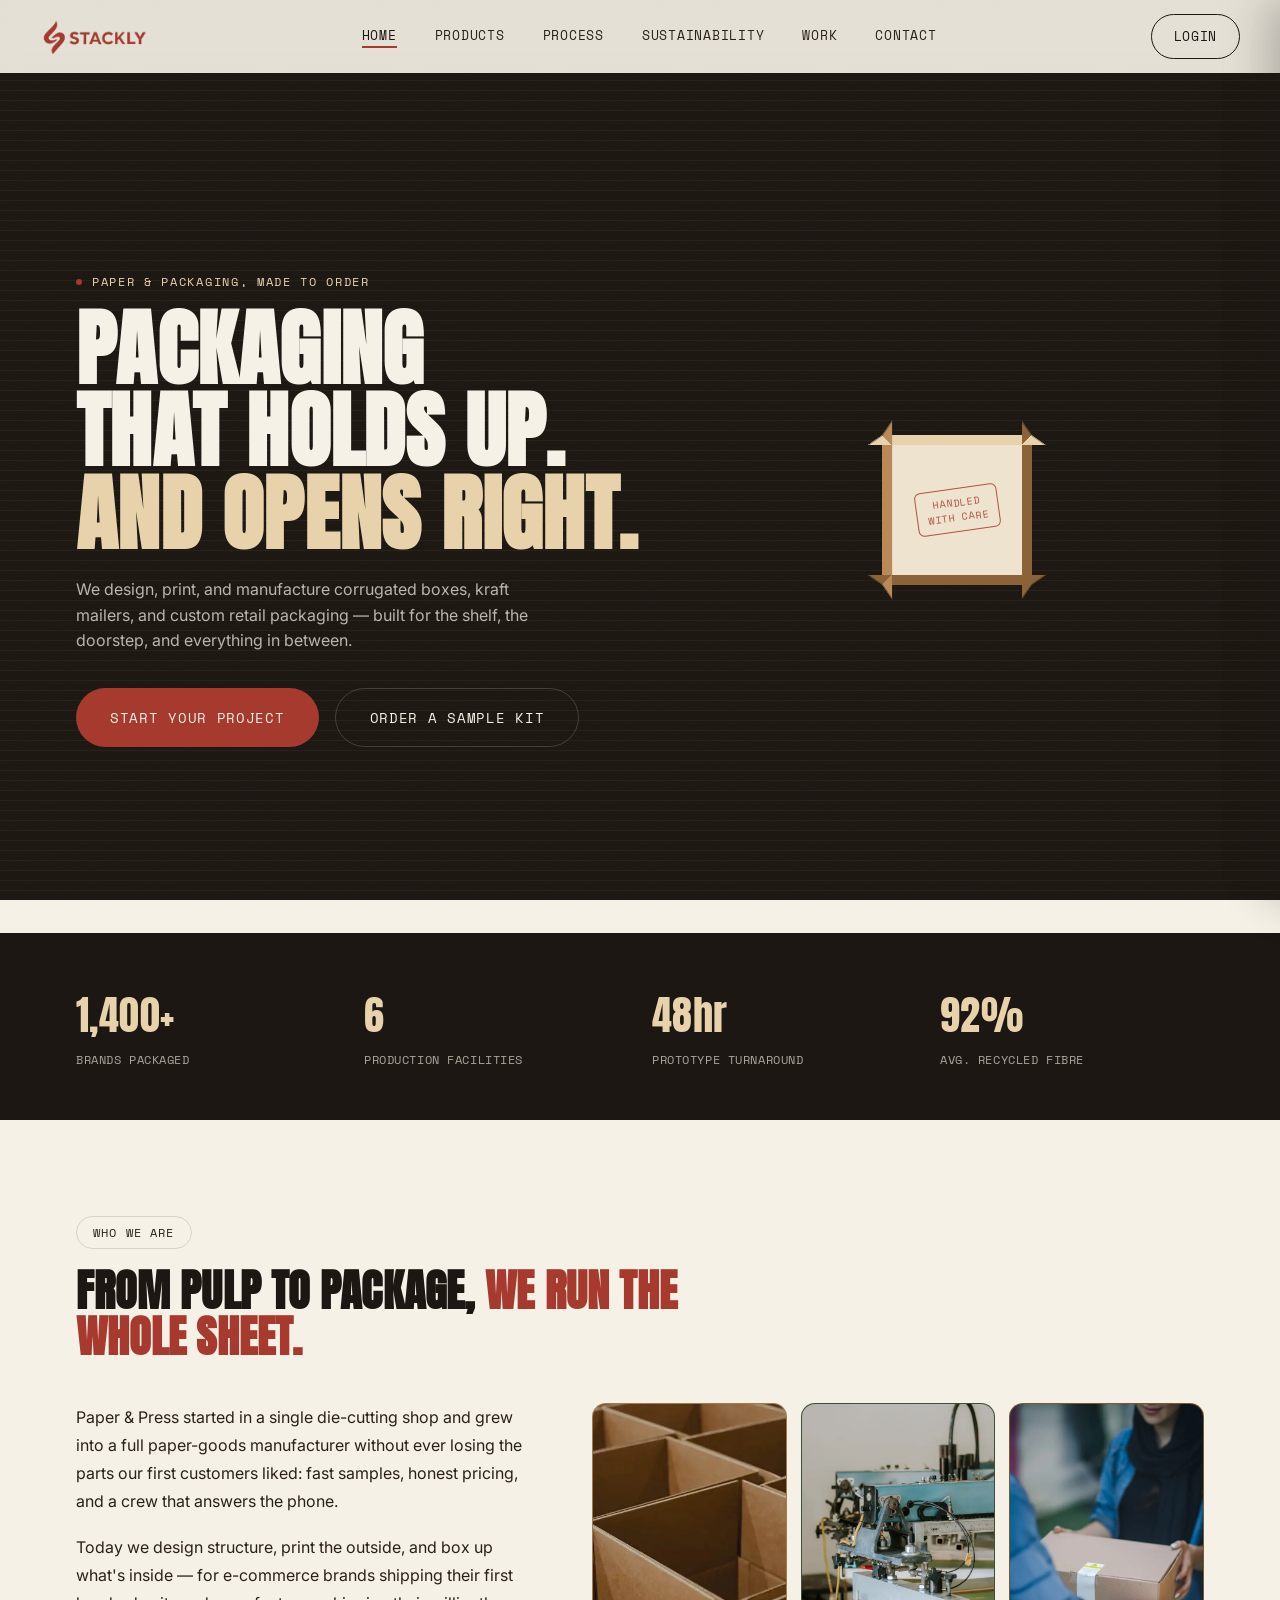
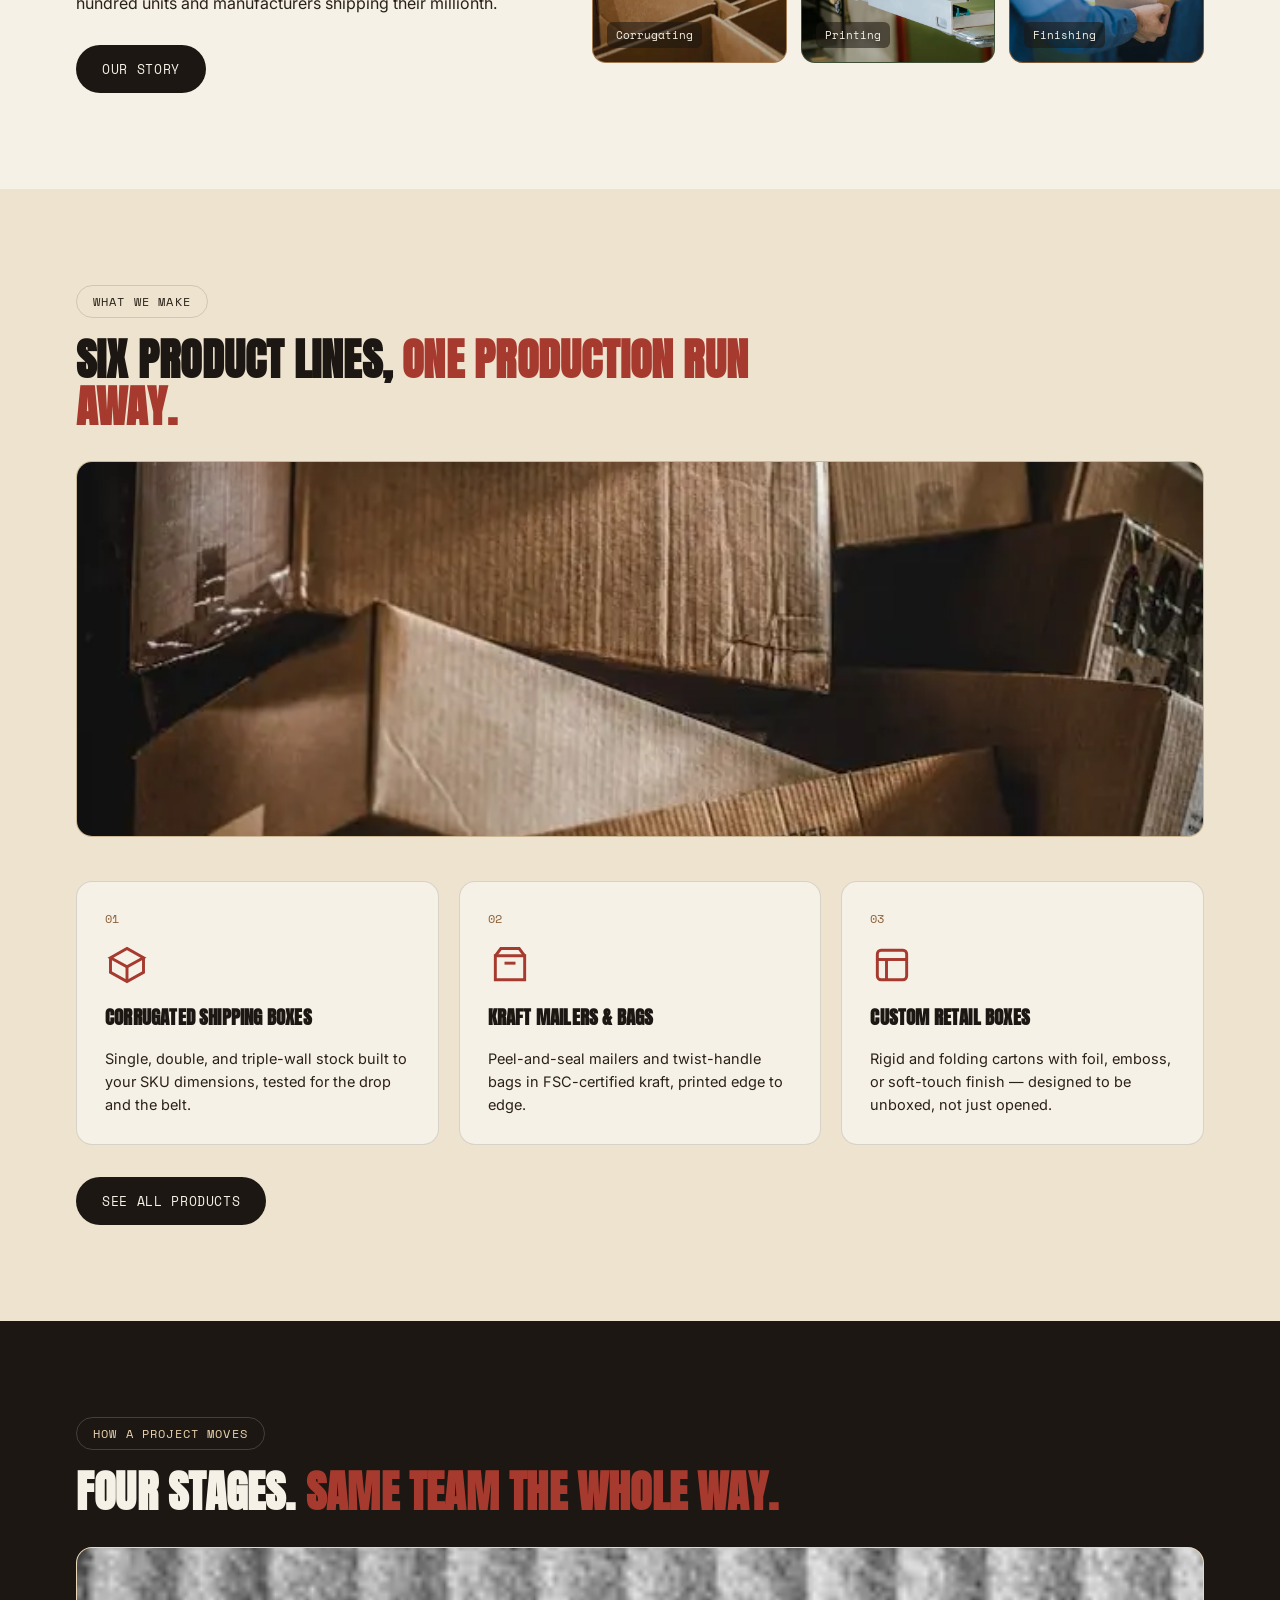
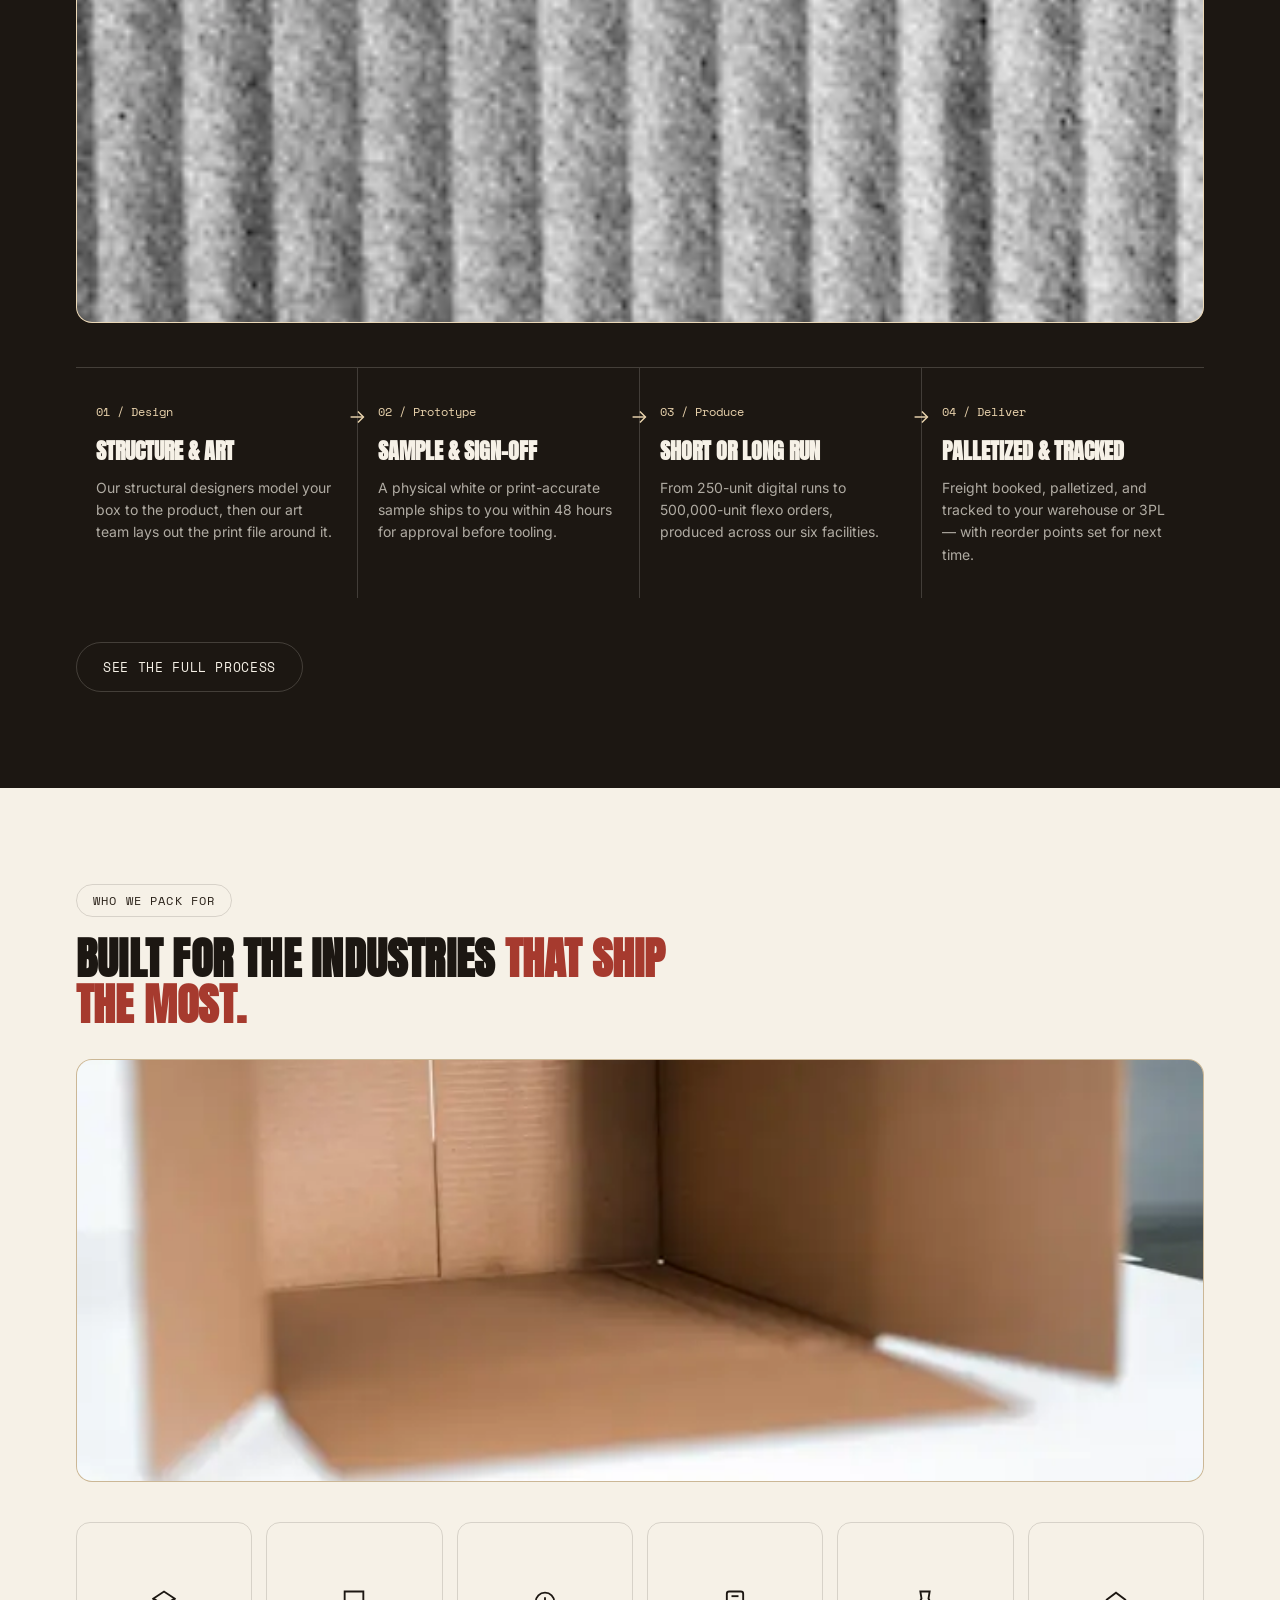
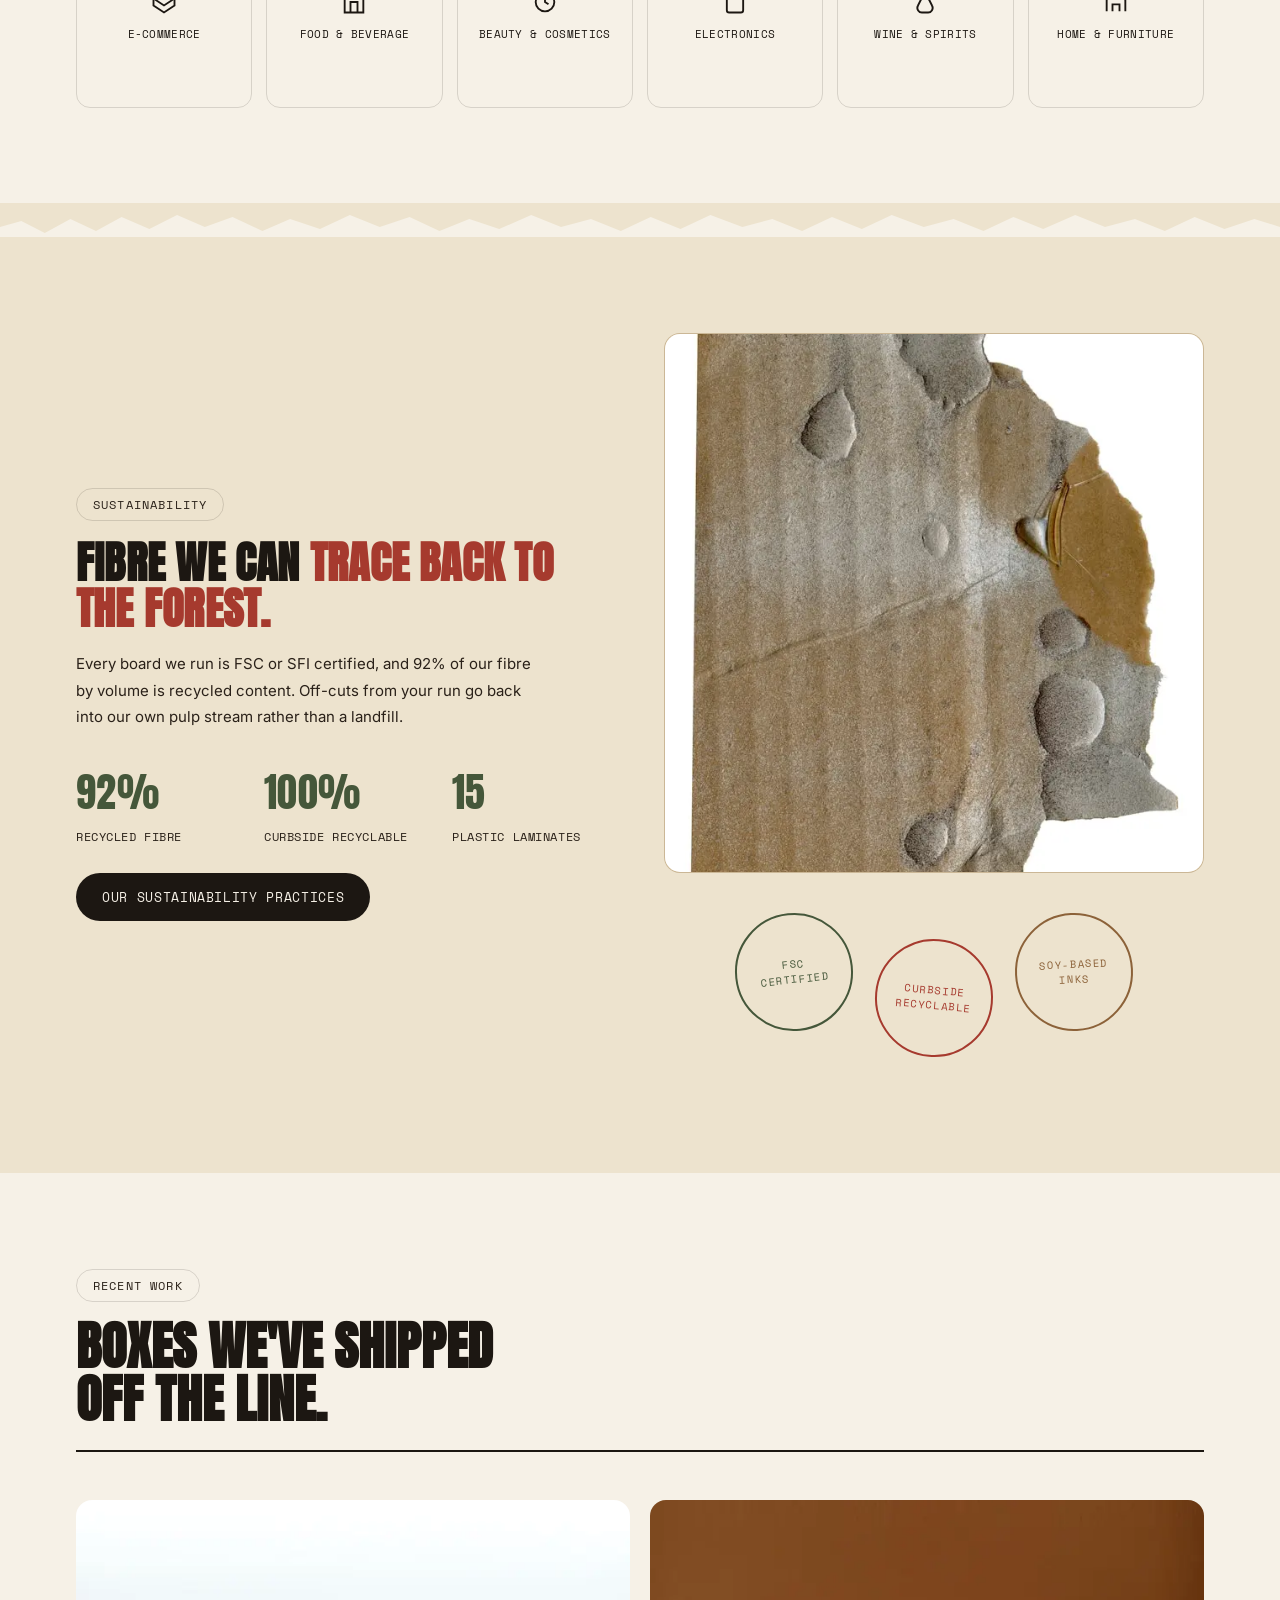
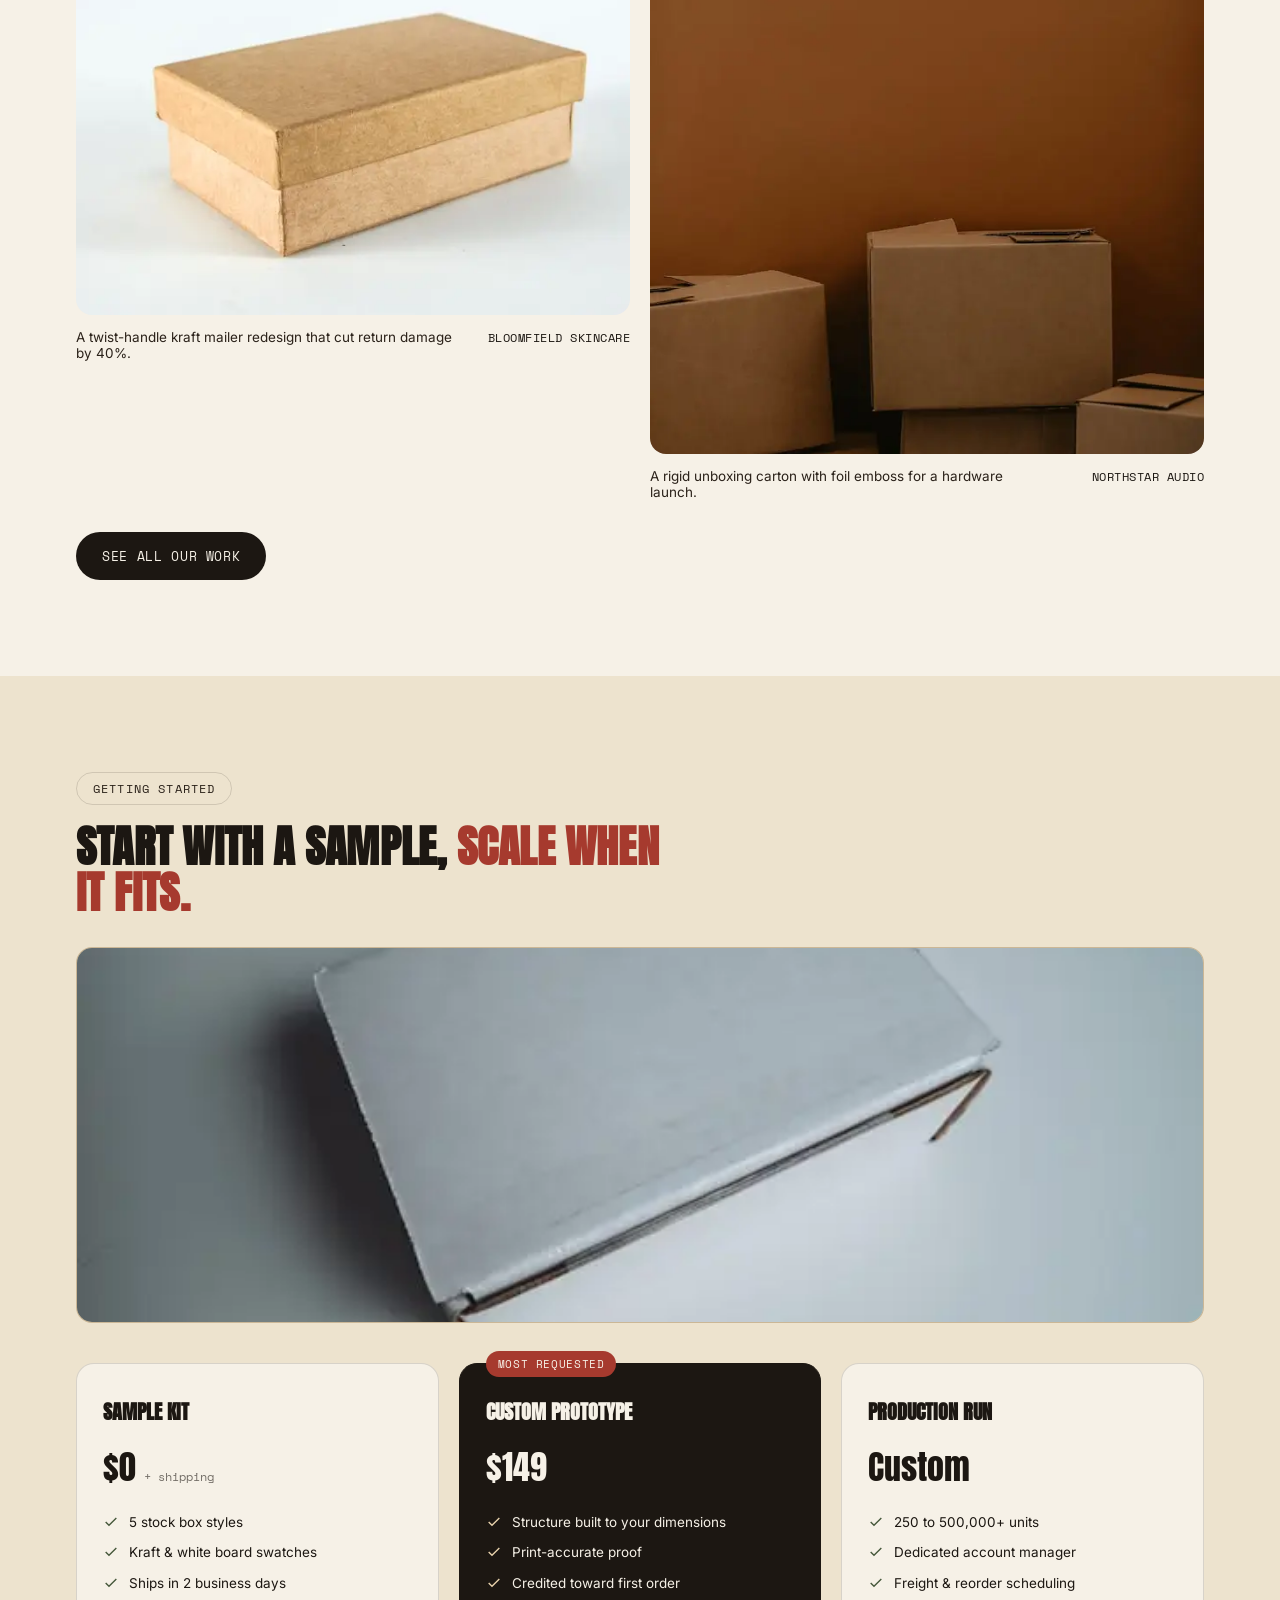
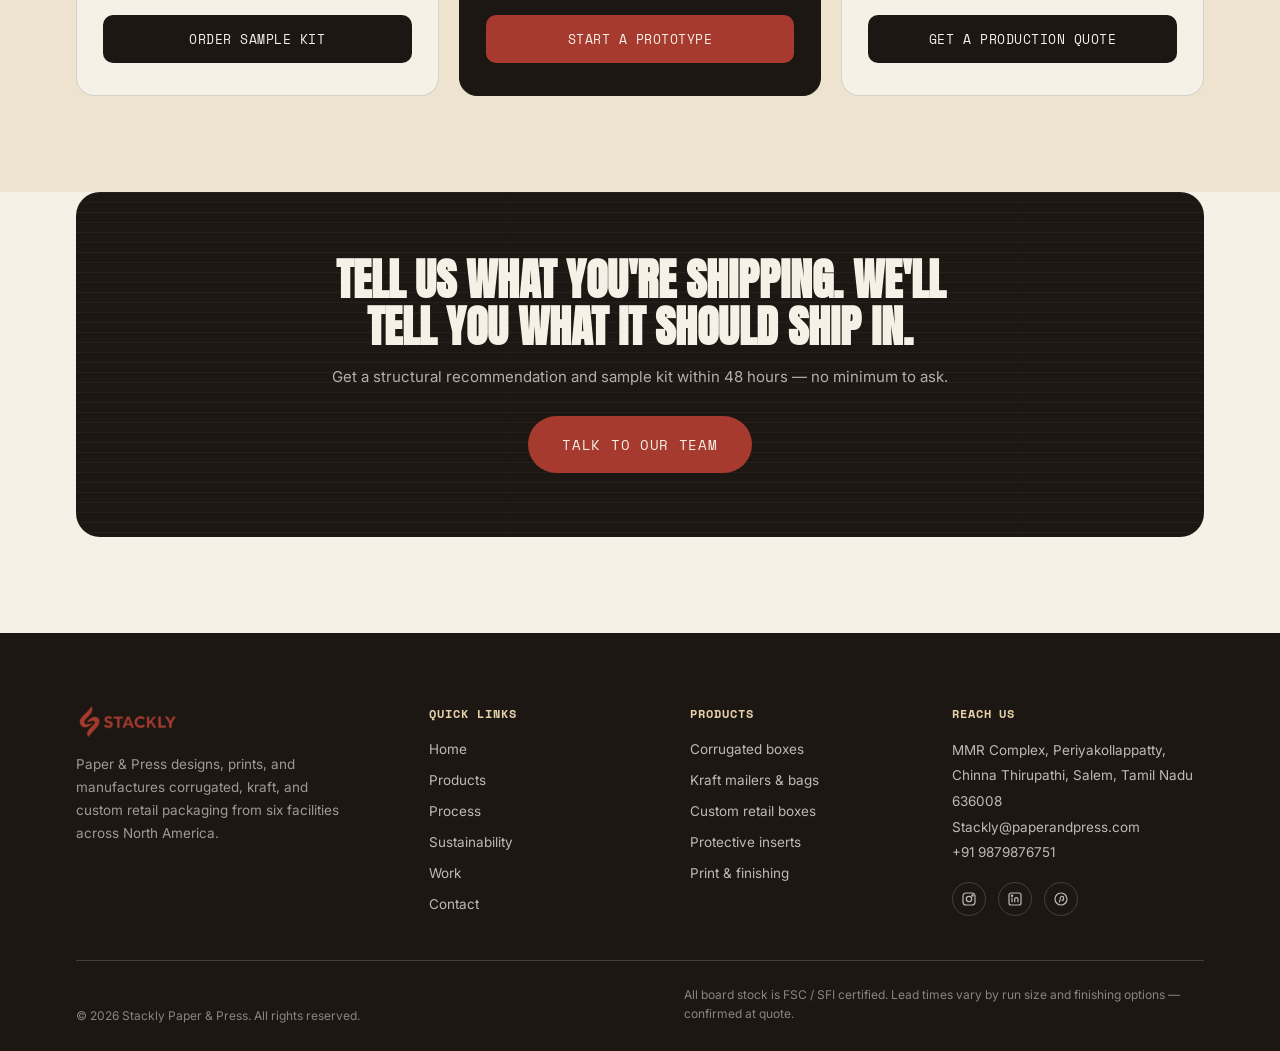
<file: index.html>
<!DOCTYPE html>
<html lang="en">
<head>
  <meta charset="UTF-8">
  <meta name="viewport" content="width=device-width, initial-scale=1.0">
  <title>Paper & Press — Custom Paper & Packaging Solutions</title>
  <meta name="description" content="Paper & Press designs, prints, and manufactures corrugated, kraft, and custom retail packaging — from first prototype to pallet.">
  <link rel="preconnect" href="https://fonts.googleapis.com">
  <link rel="preconnect" href="https://fonts.gstatic.com" crossorigin>
  <link href="https://fonts.googleapis.com/css2?family=Anton&family=Space+Mono:wght@400;700&family=Inter:wght@300;400;500;600;700;800&display=swap" rel="stylesheet">
  <style>
    /* ==========================================================================
       PULP & PRESS — packaging & paper solutions
       Design tokens
       ========================================================================== */
    :root {
      --ink:        #1C1712;
      --ink-soft:   #2A2119;
      --paper:      #F6F1E7;
      --paper-dim:  #EDE3CE;
      --kraft:      #B9895A;
      --kraft-deep: #8C6239;
      --kraft-light:#E8D2AC;
      --forest:     #45573A;
      --stamp:      #A63A2E;
      --line:       rgba(28,23,18,0.14);
      --line-light: rgba(246,241,231,0.18);

      --display: 'Anton', 'Arial Narrow', sans-serif;
      --mono: 'Space Mono', monospace;
      --body: 'Inter', sans-serif;

      --ease: cubic-bezier(0.22,1,0.36,1);
    }

    * { margin:0; padding:0; box-sizing:border-box; }

    html { scroll-behavior:smooth; }

    body {
      font-family:var(--body);
      background:var(--paper);
      color:var(--ink);
      overflow-x:hidden;
      -webkit-font-smoothing:antialiased;
    }

    img { display:block; max-width:100%; }

    a { color:inherit; text-decoration:none; }

    button { font-family:inherit; cursor:pointer; border:none; background:none; }

    ::selection { background:var(--stamp); color:var(--paper); }

    @media (prefers-reduced-motion: reduce) {
      * { animation-duration:0.001ms !important; animation-iteration-count:1 !important; transition-duration:0.001ms !important; scroll-behavior:auto !important; }
    }

    .wrap { max-width:1240px; margin:0 auto; }
    .px { padding-left:24px; padding-right:24px; }
    @media (min-width:900px) { .px { padding-left:56px; padding-right:56px; } }

    .eyebrow {
      font-family:var(--mono);
      font-size:12px;
      letter-spacing:0.14em;
      text-transform:uppercase;
    }

    /* corrugated flute texture — used as a subtle section background */
    .flute-bg {
      background-image:repeating-linear-gradient(180deg, rgba(28,23,18,0.05) 0px, rgba(28,23,18,0.05) 1px, transparent 1px, transparent 9px);
    }
    .flute-bg-dark {
      background-image:repeating-linear-gradient(180deg, rgba(246,241,231,0.05) 0px, rgba(246,241,231,0.05) 1px, transparent 1px, transparent 9px);
    }

    /* torn paper divider between sections */
    .torn {
      position:relative;
      width:100%;
      height:34px;
      display:block;
      margin-top:-1px;
    }
    .torn svg { width:100%; height:100%; display:block; }

    /* focus visibility */
    a:focus-visible, button:focus-visible, .faq-question:focus-visible {
      outline:2px solid var(--stamp);
      outline-offset:3px;
    }

    /* ==========================================================================
       Buttons
       ========================================================================== */
    .roll-btn {
      position:relative;
      display:inline-flex;
      align-items:center;
      gap:10px;
      padding:14px 26px;
      border-radius:999px;
      font-family:var(--mono);
      font-size:13px;
      letter-spacing:0.05em;
      text-transform:uppercase;
      overflow:hidden;
      transition:transform 0.35s var(--ease), box-shadow 0.35s var(--ease);
    }
    .roll-btn.dark { background:var(--ink); color:var(--paper); }
    .roll-btn.orange { background:var(--stamp); color:var(--paper); }
    .roll-btn.ghost { background:transparent; color:var(--ink); border:1.5px solid var(--ink); }
    .roll-btn:hover { transform:translateY(-2px); box-shadow:0 10px 24px rgba(28,23,18,0.22); }
    .roll-btn.big { padding:18px 34px; font-size:14px; }

    .roll-text { display:inline-block; height:14px; overflow:hidden; }
    .roll-text-inner { display:flex; flex-direction:column; transition:transform 0.45s var(--ease); }
    .roll-btn:hover .roll-text-inner { transform:translateY(-14px); }
    .roll-text-inner span { height:14px; line-height:14px; white-space:nowrap; }

    .roll-arrow { width:16px; height:16px; display:inline-flex; transition:transform 0.35s var(--ease); }
    .roll-btn:hover .roll-arrow { transform:translate(2px,-2px); }
    .roll-arrow svg { width:100%; height:100%; }

    .btn-flat {
      width:100%;
      padding:14px;
      border-radius:10px;
      background:var(--ink);
      color:var(--paper);
      font-family:var(--mono);
      font-size:13px;
      letter-spacing:0.04em;
      text-transform:uppercase;
      transition:background 0.3s var(--ease), transform 0.3s var(--ease);
    }
    .btn-flat:hover { background:var(--stamp); transform:translateY(-2px); }

    /* ==========================================================================
       Header
       ========================================================================== */
    .site-header {
      position:fixed; top:0; left:0; right:0; z-index:100;
      background:rgba(246,241,231,0.92);
      backdrop-filter:blur(10px);
      -webkit-backdrop-filter:blur(10px);
      box-shadow:0 1px 0 var(--line);
      transition:box-shadow 0.4s var(--ease), padding 0.4s var(--ease);
      padding:14px 0;
    }
    .site-header.scrolled {
      box-shadow:0 4px 16px rgba(28,23,18,0.1);
      padding:8px 0;
    }
    .header-inner {
      display:flex; align-items:center; justify-content:space-between;
      padding:0 24px;
    }
    @media (min-width:900px) { .header-inner { padding:0 40px; } }

    .logo-slot { display:flex; align-items:center; gap:10px; }
    .logo-img { height:34px; width:auto; }
    .logo-word { font-family:var(--display); font-size:20px; letter-spacing:0.01em; color:var(--ink); }
    .logo-word span { color:var(--stamp); }

    .header-nav {
      display:none; align-items:center; gap:38px;
    }
    @media (min-width:900px) { .header-nav { display:flex; } }
    .header-nav a {
      font-family:var(--mono); font-size:12.5px; letter-spacing:0.06em; text-transform:uppercase;
      color:var(--ink-soft); position:relative; padding-bottom:3px;
    }
    .header-nav a::after {
      content:''; position:absolute; left:0; bottom:0; width:0; height:1.5px; background:var(--stamp);
      transition:width 0.3s var(--ease);
    }
    .header-nav a:hover::after, .header-nav a.active::after { width:100%; }
    .header-nav a.active { color:var(--ink); }

    .header-right { display:none; align-items:center; gap:12px; }
    @media (min-width:900px) { .header-right { display:flex; } }

    .header-login-btn { padding:12px 22px; font-size:12.5px; }
    .header-login-btn:hover { background:var(--ink); color:var(--paper); }

    .mobile-sheet-actions { display:flex; flex-direction:column; gap:12px; align-self:flex-start; width:100%; }
    .mobile-sheet-actions .roll-btn { width:100%; justify-content:center; }
    .mobile-sheet-actions .roll-btn:nth-child(2) { transition-delay:0.52s; }

    .nav-toggle {
      display:flex; align-items:center; justify-content:center;
      width:40px; height:40px; color:var(--ink);
      position:relative; z-index:301;
    }
    .nav-toggle svg { width:22px; height:22px; }
    @media (min-width:900px) { .nav-toggle { display:none; } }

    /* ==========================================================================
       Mobile menu — solid white sheet, sits above everything, no overlap/bleed
       ========================================================================== */
    .mobile-menu {
      position:fixed; inset:0; z-index:300;
      pointer-events:none;
    }
    .mobile-menu-backdrop {
      position:absolute; inset:0; background:rgba(28,23,18,0.55);
      opacity:0; transition:opacity 0.4s var(--ease);
    }
    .mobile-sheet {
      position:absolute; top:0; right:0; bottom:0;
      width:100%; max-width:none;
      height:100vh; height:100dvh;
      background-color:var(--paper);
      color:var(--ink);
      opacity:1;
      box-shadow:-12px 0 40px rgba(28,23,18,0.25);
      transform:translateX(100%);
      transition:transform 0.5s var(--ease);
      display:flex; flex-direction:column; justify-content:space-between; align-items:center;
      padding:100px 32px 40px;
      overflow-y:auto;
    }
    .mobile-menu.open { pointer-events:auto; }
    .mobile-menu.open .mobile-menu-backdrop { opacity:1; }
    .mobile-menu.open .mobile-sheet { transform:translateX(0); }

    .mobile-nav-links { display:flex; flex-direction:column; align-items:center; gap:22px; text-align:center; }
    .mobile-nav-links a {
      font-family:var(--display); font-size:28px; letter-spacing:0.01em;
      color:var(--ink);
      opacity:0; transform:translateX(24px);
      transition:opacity 0.5s var(--ease), transform 0.5s var(--ease), color 0.25s var(--ease);
    }
    .mobile-nav-links a:hover, .mobile-nav-links a.active { color:var(--stamp); }
    .mobile-menu.open .mobile-nav-links a:nth-child(1) { transition-delay:0.15s; }
    .mobile-menu.open .mobile-nav-links a:nth-child(2) { transition-delay:0.225s; }
    .mobile-menu.open .mobile-nav-links a:nth-child(3) { transition-delay:0.3s; }
    .mobile-menu.open .mobile-nav-links a:nth-child(4) { transition-delay:0.375s; }
    .mobile-menu.open .mobile-nav-links a:nth-child(5) { transition-delay:0.45s; }
    .mobile-menu.open .mobile-nav-links a:nth-child(6) { transition-delay:0.525s; }
    .mobile-menu.open .mobile-nav-links a { opacity:1; transform:translateX(0); }
    .mobile-sheet .roll-btn {
      opacity:0; transform:translateY(14px);
      transition:opacity 0.5s var(--ease) 0.45s, transform 0.5s var(--ease) 0.45s, background 0.3s var(--ease), color 0.3s var(--ease);
      align-self:center;
    }
    .mobile-menu.open .mobile-sheet .roll-btn { opacity:1; transform:translateY(0); }
    .mobile-sheet .roll-btn.ghost { color:var(--ink); border-color:var(--line); }
    .mobile-sheet .roll-btn.ghost:hover { background:var(--ink); color:var(--paper); }

    /* hamburger animation */
    .hamburger { position:relative; width:20px; height:14px; }
    .hamburger span {
      position:absolute; left:0; width:100%; height:2px; background:currentColor;
      transition:transform 0.4s var(--ease), opacity 0.3s var(--ease);
    }
    .hamburger span:nth-child(1) { top:0; }
    .hamburger span:nth-child(2) { top:6px; }
    .hamburger span:nth-child(3) { top:12px; }
    .nav-toggle.active .hamburger span:nth-child(1) { transform:translateY(6px) rotate(45deg); }
    .nav-toggle.active .hamburger span:nth-child(2) { opacity:0; transform:scaleX(0); }
    .nav-toggle.active .hamburger span:nth-child(3) { transform:translateY(-6px) rotate(-45deg); }

    /* ==========================================================================
       Hero — animated box-unfold
       ========================================================================== */
    .hero {
      position:relative;
      min-height:100vh;
      display:flex; align-items:center;
      background:var(--ink);
      color:var(--paper);
      overflow:hidden;
      padding-top:120px;
    }
    .hero::before {
      content:'';
      position:absolute; inset:0;
      background-image:repeating-linear-gradient(180deg, rgba(246,241,231,0.045) 0px, rgba(246,241,231,0.045) 1px, transparent 1px, transparent 10px);
      pointer-events:none;
    }
    .hero-grain {
      position:absolute; inset:0; opacity:0.5; mix-blend-mode:overlay; pointer-events:none;
      background-image:url("data:image/svg+xml;utf8,<svg xmlns='http://www.w3.org/2000/svg' width='140' height='140'><filter id='n'><feTurbulence type='fractalNoise' baseFrequency='0.9' numOctaves='2' stitchTiles='stitch'/></filter><rect width='100%25' height='100%25' filter='url(%23n)' opacity='0.35'/></svg>");
    }

    .hero-inner {
      position:relative; z-index:2;
      display:grid; grid-template-columns:1fr; gap:56px;
      align-items:center;
      width:100%;
    }
    @media (min-width:960px) { .hero-inner { grid-template-columns:1.1fr 0.9fr; gap:32px; } }
    .hero-inner > * { min-width:0; }

    .hero-eyebrow { color:var(--kraft-light); display:flex; align-items:center; gap:10px; }
    .hero-eyebrow .dot { width:6px; height:6px; border-radius:50%; background:var(--stamp); display:inline-block; }

    .hero-headline {
      font-family:var(--display);
      text-transform:uppercase;
      font-size:44px; line-height:0.98; letter-spacing:0.005em;
      margin-top:18px;
    }
    @media (min-width:640px) { .hero-headline { font-size:64px; } }
    @media (min-width:1100px) { .hero-headline { font-size:84px; } }
    .hero-headline em { font-style:normal; color:var(--kraft-light); }

    .hero-sub {
      font-size:16px; line-height:1.6; color:rgba(246,241,231,0.72);
      max-width:460px; margin-top:22px;
    }
    .hero-cta-row { display:flex; flex-wrap:wrap; gap:16px; margin-top:34px; }

    .hero-meta {
      display:flex; gap:28px; margin-top:56px; flex-wrap:wrap;
    }
    .hero-meta div { font-family:var(--mono); font-size:12px; color:rgba(246,241,231,0.6); }
    .hero-meta strong { display:block; font-family:var(--display); font-size:26px; color:var(--paper); letter-spacing:0.01em; }

    /* box unfold art */
    .box-stage {
      position:relative;
      width:100%; max-width:300px; margin:0 auto;
      aspect-ratio:1/1;
      perspective:900px;
    }
    .box-art { position:relative; width:100%; height:100%; transform-style:preserve-3d; }
    .flap {
      position:absolute;
      width:50%; height:50%;
      background:var(--kraft);
      border:2px solid rgba(28,23,18,0.35);
      backface-visibility:visible;
      animation:flapOpen 1.6s var(--ease) both;
    }
    .flap.left { top:25%; left:auto; right:75%; background:var(--kraft); transform-origin:right center; animation-name:flapOpenLeft; animation-delay:0.1s; z-index:1; }
    .flap.right { top:25%; left:75%; background:var(--kraft-deep); transform-origin:left center; animation-name:flapOpenRight; animation-delay:0.2s; z-index:2; }
    .flap.bottom { top:75%; left:25%; background:var(--kraft-deep); transform-origin:top center; animation-name:flapOpenBottom; animation-delay:0.15s; z-index:3; }
    .flap.top { top:auto; bottom:75%; left:25%; background:var(--kraft-light); transform-origin:bottom center; animation-delay:0.05s; z-index:4; }
    .box-base {
      position:absolute; left:50%; top:50%; width:50%; height:50%;
      margin:-25% 0 0 -25%;
      background:var(--paper-dim);
      border:2px solid rgba(28,23,18,0.35);
      display:flex; align-items:center; justify-content:center;
      z-index:-1;
    }
    .box-base .stamp-mark { font-family:var(--mono); font-size:10px; color:var(--stamp); text-align:center; letter-spacing:0.08em; text-transform:uppercase; transform:rotate(-8deg); border:1.5px solid var(--stamp); padding:6px 10px; border-radius:6px; opacity:0.85; }

    @keyframes flapOpen { 0%{ transform:rotateX(0deg); } 100%{ transform:rotateX(-98deg); } }
    @keyframes flapOpenBottom { 0%{ transform:rotateX(0deg); } 100%{ transform:rotateX(98deg); } }
    @keyframes flapOpenLeft { 0%{ transform:rotateY(0deg); } 100%{ transform:rotateY(98deg); } }
    @keyframes flapOpenRight { 0%{ transform:rotateY(0deg); } 100%{ transform:rotateY(-98deg); } }

    .scroll-cue {
      position:absolute; bottom:28px; left:50%; transform:translateX(-50%);
      display:flex; flex-direction:column; align-items:center; gap:8px;
      font-family:var(--mono); font-size:10.5px; letter-spacing:0.12em; text-transform:uppercase;
      color:rgba(246,241,231,0.55); z-index:2;
    }
    .scroll-cue .line { width:1px; height:34px; background:linear-gradient(180deg, rgba(246,241,231,0.7), transparent); animation:cueMove 1.8s ease-in-out infinite; }
    @keyframes cueMove { 0%,100%{ transform:scaleY(0.6); opacity:0.4; } 50%{ transform:scaleY(1); opacity:1; } }

    /* ==========================================================================
       Section headings / badges
       ========================================================================== */
    .section-white { background:var(--paper); padding:96px 0; position:relative; }
    .section-cream { background:var(--paper-dim); padding:96px 0; position:relative; }
    .section-dark { background:var(--ink); color:var(--paper); padding:96px 0; position:relative; }

    .badge-row { display:flex; margin-bottom:18px; }
    .badge-pill {
      font-family:var(--mono); font-size:11.5px; letter-spacing:0.1em; text-transform:uppercase;
      padding:7px 16px; border-radius:999px; border:1px solid var(--line);
      color:var(--ink-soft);
    }
    .badge-pill.on-dark { border-color:var(--line-light); color:var(--kraft-light); }

    .section-heading {
      font-family:var(--display); text-transform:uppercase;
      font-size:30px; line-height:1.05; letter-spacing:0.005em;
      max-width:720px;
    }
    @media (min-width:768px) { .section-heading { font-size:44px; } }
    .section-heading.tight { max-width:600px; }
    .section-heading em { font-style:normal; color:var(--stamp); }

    .big-heading {
      font-family:var(--display); text-transform:uppercase;
      font-size:32px; line-height:1.02;
      display:flex; align-items:flex-end; justify-content:space-between;
      flex-wrap:wrap; gap:20px;
      border-bottom:2px solid var(--ink); padding-bottom:24px; margin-bottom:48px;
    }
    @media (min-width:768px) { .big-heading { font-size:52px; } }

    /* ==========================================================================
       About
       ========================================================================== */
    .about-grid { display:grid; grid-template-columns:1fr; gap:40px; margin-top:44px; }
    @media (min-width:900px) { .about-grid { grid-template-columns:0.85fr 1.15fr; gap:64px; align-items:start; } }
    .about-copy p { font-size:16px; line-height:1.75; color:var(--ink-soft); max-width:520px; }
    .about-copy .roll-btn { margin-top:28px; }

    .about-swatches { display:grid; grid-template-columns:repeat(3,1fr); gap:14px; }
    .swatch {
      aspect-ratio:3/4; border-radius:14px; position:relative; overflow:hidden;
      display:flex; align-items:flex-end; padding:14px;
      border:1px solid var(--line);
    }
    .swatch img { position:absolute; inset:0; width:100%; height:100%; object-fit:cover; }
    .swatch span { position:relative; z-index:1; font-family:var(--mono); font-size:11px; color:var(--paper); background:rgba(28,23,18,0.55); padding:5px 9px; border-radius:6px; }
    .swatch.tall { grid-row:span 2; }
    .sw-1 { background:var(--kraft); }
    .sw-2 { background:var(--forest); }
    .sw-3 { background:var(--kraft-deep); }

    /* ==========================================================================
       Stats
       ========================================================================== */
    .stats-grid { display:grid; grid-template-columns:repeat(2,1fr); gap:32px 24px; }
    @media (min-width:768px) { .stats-grid { grid-template-columns:repeat(4,1fr); } }
    .stat-number { font-family:var(--display); font-size:40px; letter-spacing:0.01em; }
    .stat-label { font-family:var(--mono); font-size:11.5px; letter-spacing:0.05em; text-transform:uppercase; color:rgba(246,241,231,0.65); margin-top:6px; }
    .section-dark .stat-number { color:var(--kraft-light); }

    /* ==========================================================================
       Product cards
       ========================================================================== */
    .product-grid { display:grid; grid-template-columns:1fr; gap:20px; }
    @media (min-width:640px) { .product-grid { grid-template-columns:repeat(2,1fr); } }
    @media (min-width:1024px) { .product-grid { grid-template-columns:repeat(3,1fr); } }

    .product-card {
      border:1px solid var(--line); border-radius:16px; padding:28px;
      background:var(--paper); transition:transform 0.4s var(--ease), box-shadow 0.4s var(--ease), border-color 0.4s var(--ease);
      display:flex; flex-direction:column; gap:16px;
    }
    .product-card:hover { transform:translateY(-6px); box-shadow:0 20px 40px rgba(28,23,18,0.12); border-color:transparent; }
    .product-icon { width:44px; height:44px; color:var(--stamp); }
    .product-card h3 { font-family:var(--display); font-size:19px; text-transform:uppercase; letter-spacing:0.01em; }
    .product-card p { font-size:14.5px; line-height:1.6; color:var(--ink-soft); }
    .product-num { font-family:var(--mono); font-size:12px; color:var(--kraft-deep); }

    /* ==========================================================================
       Process
       ========================================================================== */
    .process-row {
      display:grid; grid-template-columns:1fr; gap:0;
      border-top:1px solid var(--line-light);
    }
    @media (min-width:900px) { .process-row { grid-template-columns:repeat(4,1fr); } }
    .process-step {
      padding:32px 20px; border-bottom:1px solid var(--line-light);
      position:relative;
    }
    @media (min-width:900px) { .process-step { border-right:1px solid var(--line-light); border-bottom:none; } }
    .process-step:last-child { border-right:none; }
    .process-step .num { font-family:var(--mono); font-size:12px; color:var(--kraft-light); }
    .process-step h3 { font-family:var(--display); font-size:22px; text-transform:uppercase; margin-top:14px; }
    .process-step p { font-size:14px; line-height:1.6; color:rgba(246,241,231,0.68); margin-top:10px; max-width:240px; }
    .process-step .arrow { position:absolute; right:-11px; top:38px; width:22px; height:22px; color:var(--kraft-light); display:none; }
    @media (min-width:900px) { .process-step .arrow { display:block; } }
    .process-step:last-child .arrow { display:none; }

    /* ==========================================================================
       Industries
       ========================================================================== */
    .industry-grid { display:grid; grid-template-columns:repeat(2,1fr); gap:14px; }
    @media (min-width:768px) { .industry-grid { grid-template-columns:repeat(3,1fr); } }
    @media (min-width:1100px) { .industry-grid { grid-template-columns:repeat(6,1fr); } }
    .industry-card {
      aspect-ratio:1/1.05; border-radius:14px; border:1px solid var(--line);
      display:flex; flex-direction:column; align-items:center; justify-content:center; gap:10px;
      text-align:center; padding:14px; transition:background 0.35s var(--ease), transform 0.35s var(--ease);
    }
    .industry-card:hover { background:var(--ink); color:var(--paper); transform:translateY(-4px); }
    .industry-card svg { width:28px; height:28px; }
    .industry-card span { font-family:var(--mono); font-size:11px; letter-spacing:0.03em; text-transform:uppercase; }

    /* ==========================================================================
       Sustainability / stamps
       ========================================================================== */
    .sustain-grid { display:grid; grid-template-columns:1fr; gap:48px; align-items:center; }
    @media (min-width:960px) { .sustain-grid { grid-template-columns:1fr 1fr; } }
    .stamp-cluster { position:relative; display:flex; flex-wrap:wrap; gap:22px; justify-content:center; padding:20px; }
    .stamp {
      width:118px; height:118px; border-radius:50%;
      border:2.5px solid var(--forest); color:var(--forest);
      display:flex; align-items:center; justify-content:center; text-align:center;
      font-family:var(--mono); font-size:10.5px; letter-spacing:0.06em; text-transform:uppercase; line-height:1.4;
      transform:rotate(-6deg);
      transition:transform 0.4s var(--ease);
      padding:10px;
    }
    .stamp:nth-child(2) { transform:rotate(5deg); border-color:var(--stamp); color:var(--stamp); margin-top:26px; }
    .stamp:nth-child(3) { transform:rotate(-3deg); border-color:var(--kraft-deep); color:var(--kraft-deep); }
    .stamp:hover { transform:rotate(0deg) scale(1.06); }

    /* ==========================================================================
       Work / portfolio (media cards, matching reference pattern)
       ========================================================================== */
    .cards-grid { display:grid; grid-template-columns:1fr; gap:20px; }
    @media (min-width:768px) { .cards-grid { grid-template-columns:repeat(2,1fr); } }
    .media-card { display:block; group:card; }
    .media-frame { position:relative; overflow:hidden; border-radius:16px; background:var(--kraft-light); }
    .media-frame img, .media-frame video { width:100%; height:100%; object-fit:cover; transition:transform 0.6s var(--ease); }
    .media-card:hover .media-frame img, .media-card:hover .media-frame video { transform:scale(1.05); }
    .ratio-4x3 { aspect-ratio:4/3; }
    .ratio-square { aspect-ratio:1/1; }
    .media-caption { padding-top:14px; display:flex; justify-content:space-between; gap:12px; align-items:baseline; }
    .media-caption .desc { font-size:13.5px; color:var(--ink-soft); max-width:70%; }
    .media-caption .title { font-family:var(--mono); font-size:12px; text-transform:uppercase; letter-spacing:0.04em; white-space:nowrap; }

    /* ==========================================================================
       Testimonials
       ========================================================================== */
    .testi-track-wrap { overflow:hidden; margin-top:44px; }
    .testi-track { display:flex; gap:20px; width:max-content; animation:testiScroll 32s linear infinite; }
    .testi-track:hover { animation-play-state:paused; }
    @keyframes testiScroll { from{ transform:translateX(0); } to{ transform:translateX(-50%); } }
    .testi-card {
      width:340px; flex:0 0 auto; border:1px solid var(--line); border-radius:16px; padding:26px;
      background:var(--paper);
    }
    .testi-quote { font-family:var(--display); font-size:17px; line-height:1.4; text-transform:none; letter-spacing:0; }
    .testi-person { display:flex; align-items:center; gap:10px; margin-top:20px; }
    .testi-avatar { width:38px; height:38px; border-radius:50%; overflow:hidden; background:var(--kraft-light); }
    .testi-avatar img { width:100%; height:100%; object-fit:cover; }
    .testi-person div p:first-child { font-family:var(--mono); font-size:12px; text-transform:uppercase; }
    .testi-person div p:last-child { font-size:11.5px; color:var(--ink-soft); opacity:0.7; }

    /* ==========================================================================
       Pricing
       ========================================================================== */
    .pricing-grid { display:grid; grid-template-columns:1fr; gap:20px; }
    @media (min-width:900px) { .pricing-grid { grid-template-columns:repeat(3,1fr); } }
    .price-card {
      border:1px solid var(--line); border-radius:18px; padding:32px 26px;
      display:flex; flex-direction:column; gap:14px; background:var(--paper);
      transition:transform 0.4s var(--ease), box-shadow 0.4s var(--ease);
    }
    .price-card:hover { transform:translateY(-6px); box-shadow:0 20px 40px rgba(28,23,18,0.1); }
    .price-card.featured { background:var(--ink); color:var(--paper); border-color:var(--ink); position:relative; }
    .price-card.featured .btn-flat { background:var(--stamp); }
    .price-badge {
      position:absolute; top:-13px; left:26px; background:var(--stamp); color:var(--paper);
      font-family:var(--mono); font-size:10.5px; letter-spacing:0.06em; text-transform:uppercase;
      padding:5px 12px; border-radius:999px;
    }
    .price-card h3 { font-family:var(--display); font-size:20px; text-transform:uppercase; }
    .price { font-family:var(--display); font-size:34px; }
    .price small { font-family:var(--mono); font-size:12px; opacity:0.6; }
    .price-card ul { list-style:none; display:flex; flex-direction:column; gap:10px; margin:6px 0 8px; }
    .price-card li { display:flex; gap:10px; align-items:flex-start; font-size:13.5px; line-height:1.5; }
    .price-card li svg { width:16px; height:16px; flex-shrink:0; margin-top:2px; color:var(--forest); }
    .price-card.featured li svg { color:var(--kraft-light); }

    /* ==========================================================================
       FAQ
       ========================================================================== */
    .faq-list { margin-top:40px; border-top:1px solid var(--line); max-width:820px; }
    .faq-item { border-bottom:1px solid var(--line); }
    .faq-question {
      width:100%; display:flex; justify-content:space-between; align-items:center;
      padding:22px 4px; text-align:left; font-family:var(--display); font-size:17px;
      text-transform:uppercase; letter-spacing:0.005em;
    }
    .faq-question svg { width:18px; height:18px; flex-shrink:0; transition:transform 0.4s var(--ease); }
    .faq-item.open .faq-question svg { transform:rotate(45deg); }
    .faq-answer { max-height:0; overflow:hidden; transition:max-height 0.4s var(--ease); }
    .faq-item.open .faq-answer { max-height:200px; }
    .faq-answer p { padding:0 4px 22px; font-size:14.5px; line-height:1.65; color:var(--ink-soft); max-width:640px; }

    /* ==========================================================================
       Final CTA
       ========================================================================== */
    .cta-banner {
      border-radius:24px; background:var(--ink); color:var(--paper);
      padding:64px 32px; text-align:center; position:relative; overflow:hidden;
    }
    .cta-banner::before {
      content:''; position:absolute; inset:0;
      background-image:repeating-linear-gradient(180deg, rgba(246,241,231,0.045) 0px, rgba(246,241,231,0.045) 1px, transparent 1px, transparent 10px);
    }
    .cta-banner h2 { position:relative; font-family:var(--display); text-transform:uppercase; font-size:30px; max-width:640px; margin:0 auto; line-height:1.08; }
    @media (min-width:768px) { .cta-banner h2 { font-size:44px; } }
    .cta-banner p { position:relative; margin-top:16px; color:rgba(246,241,231,0.7); font-size:15px; }
    .cta-banner .roll-btn { position:relative; margin-top:30px; }

    /* ==========================================================================
       Footer
       ========================================================================== */
    .site-footer { background:var(--ink); color:var(--paper); padding:72px 0 28px; }
    .footer-top { display:grid; grid-template-columns:1fr; gap:44px; padding-bottom:44px; border-bottom:1px solid var(--line-light); }
    @media (min-width:900px) { .footer-top { grid-template-columns:1.4fr 1fr 1fr 1.1fr; gap:32px; } }
    .footer-logo-img { height:32px; margin-bottom:16px; }
    .footer-brand p { font-size:13.5px; line-height:1.7; color:rgba(246,241,231,0.6); max-width:280px; }
    .footer-col h4 { font-family:var(--mono); font-size:12px; letter-spacing:0.08em; text-transform:uppercase; color:var(--kraft-light); margin-bottom:16px; }
    .footer-col ul { list-style:none; display:flex; flex-direction:column; gap:11px; }
    .footer-col a { font-size:13.5px; color:rgba(246,241,231,0.75); transition:color 0.25s var(--ease); }
    .footer-col a:hover { color:var(--paper); }
    .footer-address { font-size:13.5px; line-height:1.9; color:rgba(246,241,231,0.75); margin-bottom:16px; }
    .footer-social { display:flex; gap:12px; }
    .footer-social a { width:34px; height:34px; border-radius:50%; border:1px solid var(--line-light); display:flex; align-items:center; justify-content:center; transition:background 0.3s var(--ease), border-color 0.3s var(--ease); }
    .footer-social a:hover { background:var(--stamp); border-color:var(--stamp); }
    .footer-social svg { width:16px; height:16px; }
    .footer-bottom { display:flex; flex-direction:column; gap:10px; padding-top:24px; font-size:12px; color:rgba(246,241,231,0.5); }
    @media (min-width:900px) { .footer-bottom { flex-direction:row; justify-content:space-between; align-items:flex-end; } }
    .footer-disclosure { max-width:520px; line-height:1.6; }

    /* ==========================================================================
       Scroll reveal utility
       ========================================================================== */
    .reveal { opacity:0; transform:translateY(28px); transition:opacity 0.8s var(--ease), transform 0.8s var(--ease); }
    .reveal.in { opacity:1; transform:translateY(0); }
    .reveal-stagger.in > * { transition-delay:calc(var(--i, 0) * 70ms); }

    /* ==========================================================================
       EXTRAS — shared additions used across the new subpages
       ========================================================================== */
    .timeline-list { display:flex; flex-direction:column; gap:0; margin-top:40px; max-width:780px; }
    .timeline-item { display:grid; grid-template-columns:64px 1fr; gap:22px; padding:26px 0; border-bottom:1px solid var(--line); }
    .timeline-item:last-child { border-bottom:none; }
    .timeline-mark { font-family:var(--display); font-size:30px; color:var(--kraft-deep); }
    .timeline-item h3 { font-family:var(--display); font-size:19px; text-transform:uppercase; margin-bottom:8px; letter-spacing:0.01em; }
    .timeline-item p { font-size:14.5px; line-height:1.65; color:var(--ink-soft); max-width:580px; }
    .section-dark .timeline-item { border-bottom:1px solid var(--line-light); }
    .section-dark .timeline-mark { color:var(--kraft-light); }
    .section-dark .timeline-item p { color:rgba(246,241,231,0.68); }

    .contact-grid { display:grid; grid-template-columns:1fr; gap:48px; margin-top:44px; }
    @media (min-width:960px) { .contact-grid { grid-template-columns:1fr 1.15fr; } }
    .contact-form { display:flex; flex-direction:column; gap:18px; }
    .form-row { display:grid; grid-template-columns:1fr; gap:18px; }
    @media (min-width:640px) { .form-row.two { grid-template-columns:1fr 1fr; } }
    .form-field { display:flex; flex-direction:column; gap:8px; }
    .form-field label { font-family:var(--mono); font-size:11.5px; letter-spacing:0.06em; text-transform:uppercase; color:var(--ink-soft); }
    .form-field input, .form-field select, .form-field textarea {
      font-family:var(--body); font-size:14.5px; padding:13px 14px; border-radius:10px;
      border:1px solid var(--line); background:var(--paper); color:var(--ink); width:100%;
    }
    .form-field textarea { resize:vertical; min-height:120px; }
    .form-field input:focus, .form-field textarea:focus, .form-field select:focus { outline:2px solid var(--stamp); outline-offset:1px; }
    .contact-info-list { display:flex; flex-direction:column; gap:22px; margin-top:8px; }
    .contact-info-item { display:flex; gap:16px; align-items:flex-start; }
    .contact-info-item svg { width:22px; height:22px; color:var(--stamp); flex-shrink:0; margin-top:2px; }
    .contact-info-item h4 { font-family:var(--mono); font-size:12px; letter-spacing:0.05em; text-transform:uppercase; margin-bottom:4px; }
    .contact-info-item p, .contact-info-item a { font-size:14px; color:var(--ink-soft); line-height:1.6; }

    .feature-split { display:grid; grid-template-columns:1fr; gap:40px; align-items:center; }
    @media (min-width:900px) { .feature-split { grid-template-columns:1fr 1fr; gap:56px; } }
    .feature-split.reverse .feature-media { order:2; }
    .feature-media { border-radius:16px; overflow:hidden; aspect-ratio:4/3; background:var(--kraft-light); border:1px solid var(--line); }
    .feature-media img { width:100%; height:100%; object-fit:cover; }
    .feature-copy p { font-size:15px; line-height:1.75; color:var(--ink-soft); max-width:480px; margin-top:16px; }
    .feature-copy ul { margin-top:18px; display:flex; flex-direction:column; gap:10px; }
    .feature-copy li { display:flex; gap:10px; font-size:14px; color:var(--ink-soft); align-items:flex-start; }
    .feature-copy li svg { width:16px; height:16px; margin-top:3px; color:var(--forest); flex-shrink:0; }

    .option-grid { display:grid; grid-template-columns:1fr; gap:20px; }
    @media (min-width:640px) { .option-grid { grid-template-columns:repeat(2,1fr); } }
    @media (min-width:1024px) { .option-grid { grid-template-columns:repeat(4,1fr); } }

    /* ==========================================================================
       NEW — extra photo inserts added to previously image-less sections
       ========================================================================== */
    .insert-photo { border-radius:16px; overflow:hidden; border:1px solid var(--line); background:var(--kraft-light); }
    .insert-photo img { width:100%; height:100%; object-fit:cover; display:block; }
    .insert-photo.ratio-wide { aspect-ratio:21/9; }
    .insert-photo.ratio-banner { aspect-ratio:16/6; }
    .insert-photo.ratio-1x1 { aspect-ratio:1/1; }
    .section-dark .insert-photo { border-color:var(--line-light); }
    @media (min-width:768px) { .insert-photo.ratio-wide { aspect-ratio:3/1; } }
  </style>
</head>
<body>

<header class="site-header" id="site-header">
  <div class="header-inner">
    <a href="index.html" class="logo-slot" aria-label="Homepage">
      <img src="./Assets/Stacklyimg4.webp" alt="" class="logo-img">
    </a>

    <nav class="header-nav">
      <a href="index.html" class="active">Home</a>
      <a href="products.html">Products</a>
      <a href="process.html">Process</a>
      <a href="sustainability.html">Sustainability</a>
      <a href="work.html">Work</a>
      <a href="contact.html">Contact</a>
    </nav>

    <div class="header-right">
      <button class="roll-btn ghost header-login-btn" onclick="window.location.href='login.html';">
        <span>Login</span>
      </button>
    </div>

    <button class="nav-toggle" id="menu-toggle" aria-label="Open menu">
      <span class="hamburger"><span></span><span></span><span></span></span>
    </button>
  </div>

  <!-- Mobile menu -->
  <div class="mobile-menu" id="mobile-menu">
    <div class="mobile-menu-backdrop" id="menu-backdrop"></div>
    <div class="mobile-sheet">
      <div class="mobile-nav-links">
        <a href="index.html" class="active">Home</a>
        <a href="products.html">Products</a>
        <a href="process.html">Process</a>
        <a href="sustainability.html">Sustainability</a>
        <a href="work.html">Work</a>
        <a href="contact.html">Contact</a>
      </div>
      <div class="mobile-sheet-actions">
        <button class="roll-btn ghost" onclick="window.location.href='login.html';">
          <span>Login</span>
        </button>
      </div>
    </div>
  </div>
</header>

<!-- ======================= HERO ======================= -->
<section class="hero" id="home">
  <div class="hero-grain" aria-hidden="true"></div>
  <div class="wrap px hero-inner">
    <div>
      <div class="hero-eyebrow eyebrow"><span class="dot"></span>Paper &amp; packaging, made to order</div>
      <h1 class="hero-headline">Packaging<br>that holds up.<br><em>And opens right.</em></h1>
      <p class="hero-sub">We design, print, and manufacture corrugated boxes, kraft mailers, and custom retail packaging — built for the shelf, the doorstep, and everything in between.</p>
      <div class="hero-cta-row">
        <button class="roll-btn orange big" onclick="window.location.href='404.html';">
          <span>Start your project</span>
        </button>
        <button class="roll-btn ghost big" style="color:var(--paper); border-color:var(--line-light);" onclick="window.location.href='404.html';">
          <span>Order a sample kit</span>
        </button>
      </div>
      
    </div>

    <div class="box-stage" aria-hidden="true">
      <div class="box-art">
        <div class="flap left"></div>
        <div class="flap right"></div>
        <div class="flap bottom"></div>
        <div class="flap top"></div>
        <div class="box-base"><span class="stamp-mark">Handled<br>with care</span></div>
      </div>
    </div>
  </div>

 
</section>

<!-- ======================= TORN DIVIDER ======================= -->
<div class="torn" aria-hidden="true">
  <svg viewBox="0 0 1200 34" preserveAspectRatio="none"><path d="M0,34 L0,10 L20,16 L42,4 L66,18 L90,6 L114,20 L140,8 L166,22 L192,10 L218,20 L246,6 L272,18 L300,8 L328,22 L356,10 L384,20 L412,6 L440,18 L468,8 L498,22 L526,10 L554,18 L582,6 L610,20 L638,8 L666,22 L696,10 L724,18 L752,6 L780,20 L808,8 L836,22 L866,10 L894,18 L922,6 L950,20 L978,8 L1008,22 L1036,10 L1064,18 L1092,6 L1120,20 L1148,8 L1176,18 L1200,10 L1200,34 Z" fill="#F6F1E7"/></svg>
</div>

<!-- ======================= STATS BAR ======================= -->
<section class="section-dark flute-bg-dark" style="padding:52px 0;">
  <div class="wrap px">
    <div class="stats-grid">
      <div><div class="stat-number">1,400+</div><div class="stat-label">Brands packaged</div></div>
      <div><div class="stat-number">6</div><div class="stat-label">Production facilities</div></div>
      <div><div class="stat-number">48hr</div><div class="stat-label">Prototype turnaround</div></div>
      <div><div class="stat-number">92%</div><div class="stat-label">Avg. recycled fibre</div></div>
    </div>
  </div>
</section>

<!-- ======================= 1. ABOUT ======================= -->
<section class="section-white" id="about">
  <div class="wrap px">
    <div class="badge-row"><span class="badge-pill">Who we are</span></div>
    <h2 class="section-heading">From pulp to package, <em>we run the whole sheet.</em></h2>

    <div class="about-grid">
      <div class="about-copy reveal">
        <p>Paper &amp; Press started in a single die-cutting shop and grew into a full paper-goods manufacturer without ever losing the parts our first customers liked: fast samples, honest pricing, and a crew that answers the phone.</p>
        <p style="margin-top:18px;">Today we design structure, print the outside, and box up what's inside — for e-commerce brands shipping their first hundred units and manufacturers shipping their millionth.</p>
        <button class="roll-btn dark" onclick="window.location.href='404.html';">
          <span>Our story</span>
        </button>
      </div>

      <div class="about-swatches reveal">
        <div class="swatch tall sw-1"><img src="./Assets/cardboard.webp" alt="Stack of corrugated sheets on the production floor"><span>Corrugating</span></div>
        <div class="swatch sw-2"><img src="./Assets/machine.webp" alt="Custom print run on kraft board"><span>Printing</span></div>
        <div class="swatch sw-3"><img src="./Assets/parcel.webp" alt="Hand-folding a finished retail box"><span>Finishing</span></div>
      </div>
    </div>
  </div>
</section>

<!-- ======================= 2. PRODUCTS PREVIEW ======================= -->
<section class="section-cream flute-bg" id="products-preview">
  <div class="wrap px">
    <div class="badge-row"><span class="badge-pill">What we make</span></div>
    <h2 class="section-heading">Six product lines, <em>one production run away.</em></h2>

    <!-- NEW IMAGE 1 — products preview banner -->
    <div class="insert-photo ratio-wide reveal" style="margin-top:32px;">
      <img src="./Assets/edit1.webp" alt="Stacked corrugated shipping boxes ready for dispatch">
    </div>

    <div class="product-grid" style="margin-top:44px;">
      <div class="product-card reveal">
        <span class="product-num">01</span>
        <svg class="product-icon" viewBox="0 0 24 24" fill="none" stroke="currentColor" stroke-width="1.6"><path d="M3 8l9-5 9 5-9 5-9-5z"/><path d="M3 8v8l9 5 9-5V8"/><path d="M12 13v8"/></svg>
        <h3>Corrugated shipping boxes</h3>
        <p>Single, double, and triple-wall stock built to your SKU dimensions, tested for the drop and the belt.</p>
      </div>
      <div class="product-card reveal">
        <span class="product-num">02</span>
        <svg class="product-icon" viewBox="0 0 24 24" fill="none" stroke="currentColor" stroke-width="1.6"><path d="M4 7h16v13H4z"/><path d="M4 7l3-4h10l3 4"/><path d="M9 11h6"/></svg>
        <h3>Kraft mailers &amp; bags</h3>
        <p>Peel-and-seal mailers and twist-handle bags in FSC-certified kraft, printed edge to edge.</p>
      </div>
      <div class="product-card reveal">
        <span class="product-num">03</span>
        <svg class="product-icon" viewBox="0 0 24 24" fill="none" stroke="currentColor" stroke-width="1.6"><rect x="4" y="4" width="16" height="16" rx="2"/><path d="M4 9h16"/><path d="M9 9v11"/></svg>
        <h3>Custom retail boxes</h3>
        <p>Rigid and folding cartons with foil, emboss, or soft-touch finish — designed to be unboxed, not just opened.</p>
      </div>
    </div>
    <div style="margin-top:32px;">
      <button class="roll-btn dark" onclick="window.location.href='404.html';">
        <span>See all products</span>
      </button>
    </div>
  </div>
</section>

<!-- ======================= 3. PROCESS PREVIEW ======================= -->
<section class="section-dark" id="process-preview">
  <div class="wrap px">
    <div class="badge-row"><span class="badge-pill on-dark">How a project moves</span></div>
    <h2 class="section-heading" style="color:var(--paper);">Four stages. <em>Same team the whole way.</em></h2>

    <!-- NEW IMAGE 2 — process preview banner -->
    <div class="insert-photo ratio-wide reveal" style="margin-top:32px;">
      <img src="./Assets/edit2.webp" alt="Close-up of corrugated cardboard texture on the production line">
    </div>

    <div class="process-row" style="margin-top:44px;">
      <div class="process-step">
        <span class="num">01 / Design</span>
        <h3>Structure &amp; art</h3>
        <p>Our structural designers model your box to the product, then our art team lays out the print file around it.</p>
        <svg class="arrow" viewBox="0 0 24 24" fill="none" stroke="currentColor" stroke-width="1.6"><path d="M5 12h14"/><path d="M13 6l6 6-6 6"/></svg>
      </div>
      <div class="process-step">
        <span class="num">02 / Prototype</span>
        <h3>Sample &amp; sign-off</h3>
        <p>A physical white or print-accurate sample ships to you within 48 hours for approval before tooling.</p>
        <svg class="arrow" viewBox="0 0 24 24" fill="none" stroke="currentColor" stroke-width="1.6"><path d="M5 12h14"/><path d="M13 6l6 6-6 6"/></svg>
      </div>
      <div class="process-step">
        <span class="num">03 / Produce</span>
        <h3>Short or long run</h3>
        <p>From 250-unit digital runs to 500,000-unit flexo orders, produced across our six facilities.</p>
        <svg class="arrow" viewBox="0 0 24 24" fill="none" stroke="currentColor" stroke-width="1.6"><path d="M5 12h14"/><path d="M13 6l6 6-6 6"/></svg>
      </div>
      <div class="process-step">
        <span class="num">04 / Deliver</span>
        <h3>Palletized &amp; tracked</h3>
        <p>Freight booked, palletized, and tracked to your warehouse or 3PL — with reorder points set for next time.</p>
      </div>
    </div>
    <div style="margin-top:8px;">
      <button class="roll-btn ghost" style="color:var(--paper); border-color:var(--line-light); margin-top:36px;" onclick="window.location.href='404.html';">
        <span>See the full process</span>
      </button>
    </div>
  </div>
</section>

<!-- ======================= 4. INDUSTRIES ======================= -->
<section class="section-white" id="industries">
  <div class="wrap px">
    <div class="badge-row"><span class="badge-pill">Who we pack for</span></div>
    <h2 class="section-heading tight">Built for the industries <em>that ship the most.</em></h2>

    <!-- NEW IMAGE 3 — industries banner -->
    <div class="insert-photo ratio-banner reveal" style="margin-top:32px;">
      <img src="./Assets/edit3.webp" alt="Finished cardboard box ready for shipment across industries">
    </div>

    <div class="industry-grid" style="margin-top:40px;">
      <div class="industry-card"><svg viewBox="0 0 24 24" fill="none" stroke="currentColor" stroke-width="1.6"><path d="M3 9l9-6 9 6-9 6-9-6z"/><path d="M3 9v6l9 6 9-6V9"/></svg><span>E-commerce</span></div>
      <div class="industry-card"><svg viewBox="0 0 24 24" fill="none" stroke="currentColor" stroke-width="1.6"><path d="M4 3h16v18H4z"/><path d="M9 21V12h6v9"/></svg><span>Food &amp; beverage</span></div>
      <div class="industry-card"><svg viewBox="0 0 24 24" fill="none" stroke="currentColor" stroke-width="1.6"><circle cx="12" cy="12" r="8"/><path d="M12 8v4l3 2"/></svg><span>Beauty &amp; cosmetics</span></div>
      <div class="industry-card"><svg viewBox="0 0 24 24" fill="none" stroke="currentColor" stroke-width="1.6"><rect x="5" y="3" width="14" height="18" rx="2"/><path d="M9 7h6"/></svg><span>Electronics</span></div>
      <div class="industry-card"><svg viewBox="0 0 24 24" fill="none" stroke="currentColor" stroke-width="1.6"><path d="M8 3h8l-1 6 3 6a4 4 0 01-4 6H10a4 4 0 01-4-6l3-6z"/></svg><span>Wine &amp; spirits</span></div>
      <div class="industry-card"><svg viewBox="0 0 24 24" fill="none" stroke="currentColor" stroke-width="1.6"><path d="M4 20V10l8-6 8 6v10"/><path d="M9 20v-6h6v6"/></svg><span>Home &amp; furniture</span></div>
    </div>
  </div>
</section>

<!-- ======================= TORN DIVIDER ======================= -->
<div class="torn" aria-hidden="true">
  <svg viewBox="0 0 1200 34" preserveAspectRatio="none"><path d="M0,0 L0,24 L20,18 L42,30 L66,16 L90,28 L114,14 L140,26 L166,12 L192,24 L218,14 L246,28 L272,16 L300,26 L328,12 L356,24 L384,14 L412,28 L440,16 L468,26 L498,12 L526,24 L554,16 L582,28 L610,14 L638,26 L666,12 L696,24 L724,16 L752,28 L780,14 L808,26 L836,12 L866,24 L894,16 L922,28 L950,14 L978,26 L1008,12 L1036,24 L1064,16 L1092,28 L1120,14 L1148,26 L1176,16 L1200,24 L1200,0 Z" fill="#EDE3CE"/></svg>
</div>

<!-- ======================= 5. SUSTAINABILITY PREVIEW ======================= -->
<section class="section-cream flute-bg" id="sustainability-preview">
  <div class="wrap px">
    <div class="sustain-grid">
      <div class="reveal">
        <div class="badge-row"><span class="badge-pill">Sustainability</span></div>
        <h2 class="section-heading tight">Fibre we can <em>trace back to the forest.</em></h2>
        <p style="margin-top:20px; font-size:15px; line-height:1.75; color:var(--ink-soft); max-width:460px;">Every board we run is FSC or SFI certified, and 92% of our fibre by volume is recycled content. Off-cuts from your run go back into our own pulp stream rather than a landfill.</p>
        <div class="stats-grid" style="margin-top:32px; grid-template-columns:repeat(3,1fr);">
          <div><div class="stat-number" style="color:var(--forest);">92%</div><div class="stat-label" style="color:var(--ink-soft);">Recycled fibre</div></div>
          <div><div class="stat-number" style="color:var(--forest);">100%</div><div class="stat-label" style="color:var(--ink-soft);">Curbside recyclable</div></div>
          <div><div class="stat-number" style="color:var(--forest);">15</div><div class="stat-label" style="color:var(--ink-soft);">Plastic laminates</div></div>
        </div>
        <button class="roll-btn dark" style="margin-top:28px;" onclick="window.location.href='404.html';">
          <span>Our sustainability practices</span>
        </button>
      </div>
      <div class="reveal" style="display:flex; flex-direction:column; gap:20px;">
        <!-- NEW IMAGE 4 — sustainability fibre close-up -->
        <div class="insert-photo ratio-1x1">
          <img src="./Assets/edit4.webp" alt="Close-up of recycled kraft paper fibre used in sustainable packaging">
        </div>
        <div class="stamp-cluster">
          <div class="stamp">FSC<br>Certified</div>
          <div class="stamp">Curbside<br>Recyclable</div>
          <div class="stamp">Soy-Based<br>Inks</div>
        </div>
      </div>
    </div>
  </div>
</section>

<!-- ======================= 6. WORK / PORTFOLIO PREVIEW ======================= -->
<section class="section-white" id="work-preview">
  <div class="wrap px">
    <div class="badge-row"><span class="badge-pill gray-300">Recent work</span></div>
    <h2 class="big-heading">Boxes we've shipped<br class="desktop-break"> off the line.</h2>

    <div class="cards-grid">
      <a href="work.html" class="media-card">
        <div class="media-frame ratio-4x3">
          <img src="./Assets/box.webp" alt="Custom printed kraft mailer for a skincare brand">
        </div>
        <div class="media-caption">
          <p class="desc">A twist-handle kraft mailer redesign that cut return damage by 40%.</p>
          <p class="title">Bloomfield Skincare</p>
        </div>
      </a>
      <a href="work.html" class="media-card">
        <div class="media-frame ratio-square">
          <img src="./Assets/box1.webp" alt="Rigid retail box with foil logo for an electronics brand">
        </div>
        <div class="media-caption">
          <p class="desc">A rigid unboxing carton with foil emboss for a hardware launch.</p>
          <p class="title">Northstar Audio</p>
        </div>
      </a>
    </div>
    <div style="margin-top:32px;">
      <button class="roll-btn dark" onclick="window.location.href='404.html';">
        <span>See all our work</span>
      </button>
    </div>
  </div>
</section>

<!-- ======================= 7. PRICING ======================= -->
<section class="section-cream flute-bg" id="pricing">
  <div class="wrap px">
    <div class="badge-row"><span class="badge-pill gray-300">Getting started</span></div>
    <h2 class="section-heading tight">Start with a sample, <em>scale when it fits.</em></h2>

    <!-- NEW IMAGE 5 — pricing / sample kit banner -->
    <div class="insert-photo ratio-wide reveal" style="margin-top:32px;">
      <img src="./Assets/edit5.webp" alt="Closed white cardboard sample box ready to ship">
    </div>

    <div class="pricing-grid" style="margin-top:40px;">
      <div class="price-card">
        <h3>Sample Kit</h3>
        <div class="price">$0 <small>+ shipping</small></div>
        <ul>
          <li><svg viewBox="0 0 24 24" fill="none" stroke-width="2" stroke="currentColor"><polyline points="20 6 9 17 4 12"/></svg>5 stock box styles</li>
          <li><svg viewBox="0 0 24 24" fill="none" stroke-width="2" stroke="currentColor"><polyline points="20 6 9 17 4 12"/></svg>Kraft &amp; white board swatches</li>
          <li><svg viewBox="0 0 24 24" fill="none" stroke-width="2" stroke="currentColor"><polyline points="20 6 9 17 4 12"/></svg>Ships in 2 business days</li>
        </ul>
        <button class="btn-flat" onclick="window.location.href='404.html';">Order sample kit</button>
      </div>
      <div class="price-card featured">
        <span class="price-badge">Most requested</span>
        <h3>Custom Prototype</h3>
        <div class="price">$149</div>
        <ul>
          <li><svg viewBox="0 0 24 24" fill="none" stroke-width="2" stroke="currentColor"><polyline points="20 6 9 17 4 12"/></svg>Structure built to your dimensions</li>
          <li><svg viewBox="0 0 24 24" fill="none" stroke-width="2" stroke="currentColor"><polyline points="20 6 9 17 4 12"/></svg>Print-accurate proof</li>
          <li><svg viewBox="0 0 24 24" fill="none" stroke-width="2" stroke="currentColor"><polyline points="20 6 9 17 4 12"/></svg>Credited toward first order</li>
        </ul>
        <button class="btn-flat" onclick="window.location.href='404.html';">Start a prototype</button>
      </div>
      <div class="price-card">
        <h3>Production Run</h3>
        <div class="price">Custom</div>
        <ul>
          <li><svg viewBox="0 0 24 24" fill="none" stroke-width="2" stroke="currentColor"><polyline points="20 6 9 17 4 12"/></svg>250 to 500,000+ units</li>
          <li><svg viewBox="0 0 24 24" fill="none" stroke-width="2" stroke="currentColor"><polyline points="20 6 9 17 4 12"/></svg>Dedicated account manager</li>
          <li><svg viewBox="0 0 24 24" fill="none" stroke-width="2" stroke="currentColor"><polyline points="20 6 9 17 4 12"/></svg>Freight &amp; reorder scheduling</li>
        </ul>
        <button class="btn-flat" onclick="window.location.href='404.html';">Get a production quote</button>
      </div>
    </div>
  </div>
</section>

<!-- ======================= 8. FINAL CTA ======================= -->
<section class="section-white" style="padding-top:0;" id="contact">
  <div class="wrap px">
    <div class="cta-banner">
      <h2>Tell us what you're shipping. We'll tell you what it should ship in.</h2>
      <p>Get a structural recommendation and sample kit within 48 hours — no minimum to ask.</p>
      <button class="roll-btn orange big" onclick="window.location.href='404.html';">
        <span>Talk to our team</span>
      </button>
    </div>
  </div>
</section>


<footer class="site-footer">
  <div class="wrap px">
    <div class="footer-top">
      <div class="footer-brand">
        <a href="index.html" class="footer-logo-slot" aria-label="Homepage">
          <img src="./Assets/Stacklyimg4.webp" alt="Paper & Press logo" class="footer-logo-img">
        </a>
        <p>Paper &amp; Press designs, prints, and manufactures corrugated, kraft, and custom retail packaging from six facilities across North America.</p>
      </div>

      <div class="footer-col">
        <h4>Quick Links</h4>
        <ul>
          <li><a href="index.html">Home</a></li>
          <li><a href="products.html">Products</a></li>
          <li><a href="process.html">Process</a></li>
          <li><a href="sustainability.html">Sustainability</a></li>
          <li><a href="work.html">Work</a></li>
          <li><a href="contact.html">Contact</a></li>
        </ul>
      </div>

      <div class="footer-col footer-services">
        <h4>Products</h4>
        <ul>
          <li><a href="404.html">Corrugated boxes</a></li>
          <li><a href="404.html">Kraft mailers &amp; bags</a></li>
          <li><a href="404.html">Custom retail boxes</a></li>
          <li><a href="404.html">Protective inserts</a></li>
          <li><a href="404.html">Print &amp; finishing</a></li>
        </ul>
      </div>

      <div class="footer-col footer-contact">
        <h4>Reach Us</h4>
        <div class="footer-address">
          MMR Complex, Periyakollappatty, Chinna Thirupathi, Salem, Tamil Nadu 636008<br>
          <a href="404.html">Stackly@paperandpress.com</a><br>
         <a href="404.html">+91 9879876751</a>
        </div>
        <div class="footer-social">
          <a href="404.html" aria-label="Instagram">
            <svg viewBox="0 0 24 24" fill="none" stroke="currentColor" stroke-width="1.8"><rect x="3" y="3" width="18" height="18" rx="5"/><circle cx="12" cy="12" r="4"/><circle cx="17.2" cy="6.8" r="1"/></svg>
          </a>
          <a href="404.html" aria-label="LinkedIn">
            <svg viewBox="0 0 24 24" fill="none" stroke="currentColor" stroke-width="1.8"><rect x="3" y="3" width="18" height="18" rx="3"/><line x1="7.5" y1="10" x2="7.5" y2="17"/><circle cx="7.5" cy="7" r="1"/><path d="M11.5 17v-4.5a2.5 2.5 0 0 1 5 0V17"/></svg>
          </a>
          <a href="404.html" aria-label="Pinterest">
            <svg viewBox="0 0 24 24" fill="none" stroke="currentColor" stroke-width="1.8"><circle cx="12" cy="12" r="9"/><path d="M9.5 17c1-3 1.5-5 1.5-6.5a2.5 2.5 0 015 0c0 2-1 4-3 4"/></svg>
          </a>
        </div>
      </div>
    </div>
    <div class="footer-bottom">
      <span>&copy; 2026 Stackly Paper &amp; Press. All rights reserved.</span>
      <span class="footer-disclosure">All board stock is FSC / SFI certified. Lead times vary by run size and finishing options — confirmed at quote.</span>
    </div>
  </div>
</footer>

<script>
  (function() {
    // ----- Mobile Menu Toggle -----
    const toggle = document.getElementById('menu-toggle');
    const menu = document.getElementById('mobile-menu');
    const backdrop = document.getElementById('menu-backdrop');

    function closeMenu() {
      menu.classList.remove('open');
      toggle.classList.remove('active');
      document.body.style.overflow = '';
    }

    function openMenu() {
      menu.classList.add('open');
      toggle.classList.add('active');
      document.body.style.overflow = 'hidden';
    }

    if (toggle && menu) {
      toggle.addEventListener('click', function(e) {
        e.stopPropagation();
        if (menu.classList.contains('open')) {
          closeMenu();
        } else {
          openMenu();
        }
      });

      // Close on backdrop click
      if (backdrop) {
        backdrop.addEventListener('click', closeMenu);
      }

      // Close on link click inside the mobile menu
      const links = menu.querySelectorAll('a');
      links.forEach(function(link) {
        link.addEventListener('click', closeMenu);
      });

      // Close on Escape key
      document.addEventListener('keydown', function(e) {
        if (e.key === 'Escape' && menu.classList.contains('open')) {
          closeMenu();
        }
      });
    }

    // ----- Header scroll shadow -----
    const header = document.getElementById('site-header');
    if (header) {
      window.addEventListener('scroll', function() {
        if (window.scrollY > 10) {
          header.classList.add('scrolled');
        } else {
          header.classList.remove('scrolled');
        }
      });
    }

    // ----- Scroll reveal (Intersection Observer) -----
    const reveals = document.querySelectorAll('.reveal');
    if (reveals.length > 0 && 'IntersectionObserver' in window) {
      const observer = new IntersectionObserver(function(entries) {
        entries.forEach(function(entry) {
          if (entry.isIntersecting) {
            entry.target.classList.add('in');
          }
        });
      }, { threshold: 0.15, rootMargin: '0px 0px -40px 0px' });

      reveals.forEach(function(el) {
        observer.observe(el);
      });
    }
  })();
</script>
</body>
</html>
</file>
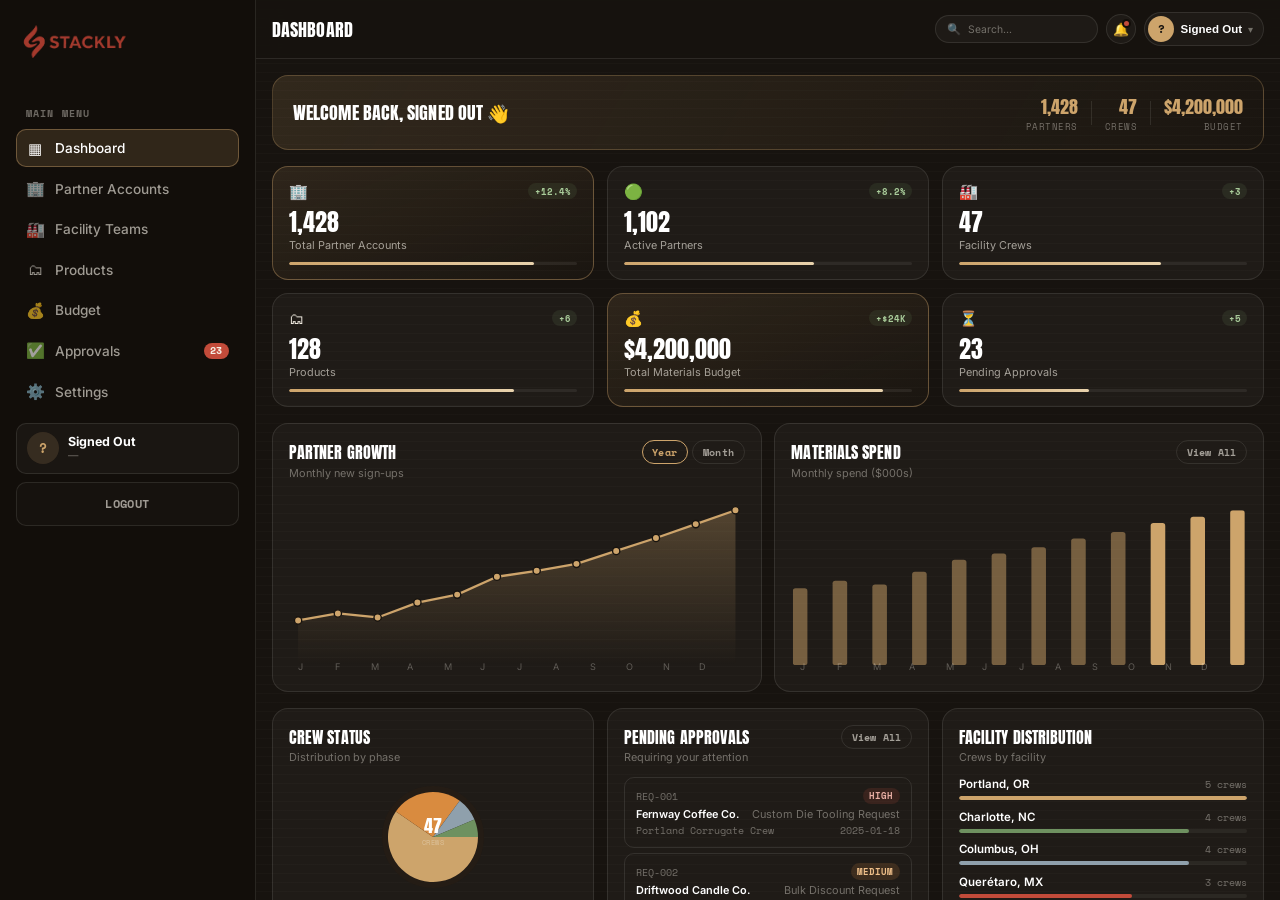
<file: admindashboard.html>
<!DOCTYPE html>
<html lang="en">
<head>
  <meta charset="UTF-8" />
  <meta name="viewport" content="width=device-width, initial-scale=1.0" />
  <title>Pulp &amp; Press — Admin Console</title>
  <link rel="preconnect" href="https://fonts.googleapis.com">
  <link rel="preconnect" href="https://fonts.gstatic.com" crossorigin>
  <link href="https://fonts.googleapis.com/css2?family=Anton&family=Space+Mono:wght@400;700&family=Inter:wght@400;500;600;700;800&display=swap" rel="stylesheet">
  <style>
    :root{
      --bg:#17130F;
      --surface:rgba(246,241,231,0.035);
      --surface-2:rgba(246,241,231,0.06);
      --border:rgba(246,241,231,0.1);
      --accent:#CDA46B;
      --accent-soft:rgba(205,164,107,0.16);
      --stamp:#C24B3A;
      --text-primary:#F6F1E7;
      --text-secondary:rgba(246,241,231,0.62);
      --text-tertiary:rgba(246,241,231,0.4);
      --display:'Anton','Arial Narrow',sans-serif;
      --mono:'Space Mono',monospace;
      --ease:cubic-bezier(.22,1,.36,1);
      --radius:16px;
      --radius-sm:10px;
    }
    *{box-sizing:border-box;}
    html,body{margin:0;padding:0;}
    body{
      background:var(--bg);
      color:var(--text-primary);
      font-family:'Inter',sans-serif;
      -webkit-font-smoothing:antialiased;
    }
    @media (prefers-reduced-motion: reduce){
      *,*::before,*::after{ animation-duration:.001ms !important; animation-iteration-count:1 !important; transition-duration:.001ms !important; }
    }
    ::-webkit-scrollbar{width:6px;height:6px;}
    ::-webkit-scrollbar-thumb{background:rgba(246,241,231,0.15);border-radius:9999px;}
    ::-webkit-scrollbar-track{background:transparent;}
    ::selection{ background:var(--stamp); color:var(--text-primary); }

    .dashboard-root{display:flex;min-height:100vh;width:100%;overflow-x:hidden;position:relative;}
    .dashboard-root::before{
      content:"";position:fixed;inset:0;z-index:0;pointer-events:none;
      background-image:repeating-linear-gradient(180deg, rgba(246,241,231,.02) 0px, rgba(246,241,231,.02) 1px, transparent 1px, transparent 9px);
    }

    /* ============ Sidebar ============ */
    .sidebar-overlay{display:none;}
    .sidebar{
      width:256px;flex-shrink:0;background:#120E0A;border-right:1px solid var(--border);
      display:flex;flex-direction:column;padding:1.5rem 1rem;position:sticky;top:0;height:100vh;overflow-y:auto;
      z-index:1;
    }
    .sidebar-header{display:flex;align-items:center;justify-content:space-between;margin-bottom:1.75rem;padding:0 .25rem;}
    .brand{display:flex;align-items:center;gap:.55rem;}
    .brand-logo-img{ height:34px; width:auto; max-width:160px; object-fit:contain; display:block; }
    .brand-logo-fallback{
      display:none; align-items:center; gap:8px;
    }
    .brand-logo-fallback svg{ width:30px; height:30px; flex-shrink:0; }
    .brand-logo-fallback span{ font-family:var(--display); font-size:15px; text-transform:uppercase; letter-spacing:.01em; color:var(--text-primary); }
    .brand-logo-fallback span em{ font-style:normal; color:var(--stamp); }
    .close-btn{display:none;background:transparent;border:none;color:var(--text-secondary);font-size:1rem;cursor:pointer;width:30px;height:30px;border-radius:50%;align-items:center;justify-content:center;transition:background .2s ease,color .2s ease;}
    .close-btn:hover{background:var(--surface-2);color:#fff;}
    .sidebar-section-label{font-family:var(--mono);font-size:.62rem;font-weight:700;letter-spacing:.12em;color:var(--text-tertiary);padding:0 .6rem;margin:1.25rem 0 .5rem;text-transform:uppercase;}
    .sidebar-nav{display:flex;flex-direction:column;gap:.15rem;}
    .nav-item{display:flex;align-items:center;gap:.7rem;width:100%;padding:.6rem .65rem;border-radius:var(--radius-sm);background:transparent;border:none;color:var(--text-secondary);font-size:.85rem;font-weight:500;font-family:inherit;cursor:pointer;text-align:left;transition:background .15s ease,color .15s ease,transform .15s ease;position:relative;}
    .nav-item:hover{background:var(--surface-2);color:#fff;transform:translateX(2px);}
    .nav-item.nav-active{background:var(--accent-soft);color:#fff;box-shadow:inset 0 0 0 1px rgba(205,164,107,.4);}
    .nav-icon{font-size:.95rem;width:1.1rem;text-align:center;flex-shrink:0;}
    .nav-badge{margin-left:auto;background:var(--stamp);color:#F6F1E7;font-family:var(--mono);font-size:.62rem;font-weight:700;border-radius:9999px;padding:.05rem .4rem;}

    .sidebar-user{
      display:flex;align-items:center;gap:.6rem;margin-top:.75rem;margin-bottom:.5rem;
      padding:.55rem .6rem;border-radius:var(--radius-sm);
      background:var(--surface);border:1px solid var(--border);
    }
    .sidebar-user-avatar{
      width:32px;height:32px;border-radius:50%;flex-shrink:0;
      background:var(--accent-soft);color:var(--accent);
      display:flex;align-items:center;justify-content:center;
      font-family:var(--mono);font-weight:700;font-size:.8rem;
      text-transform:uppercase;
    }
    .sidebar-user-info{min-width:0;flex:1;}
    .sidebar-user-name{font-size:.78rem;font-weight:700;color:#fff;overflow:hidden;text-overflow:ellipsis;white-space:nowrap;text-transform:capitalize;}
    .sidebar-user-email{font-size:.65rem;color:var(--text-tertiary);overflow:hidden;text-overflow:ellipsis;white-space:nowrap;}

    .logout-full-btn{
      display:flex;align-items:center;justify-content:center;gap:.5rem;width:100%;padding:.7rem .9rem;border-radius:var(--radius-sm);
      background:rgba(246,241,231,0.02);border:1px solid var(--border);color:var(--text-secondary);font-size:.78rem;font-weight:700;
      font-family:var(--mono);letter-spacing:.03em;text-transform:uppercase;cursor:pointer;transition:border-color .2s ease,color .2s ease,background .2s ease;text-decoration:none;
    }
    .logout-full-btn:hover{border-color:rgba(194,75,58,.5);color:#fff;background:rgba(194,75,58,.14);}

    /* ============ Main content ============ */
    .main-content{flex:1;min-width:0;max-width:100%;display:flex;flex-direction:column;height:100vh;overflow-y:auto;overflow-x:hidden;position:relative;z-index:1;}
    .topbar{position:sticky;top:0;z-index:20;display:flex;align-items:center;justify-content:space-between;gap:0.5rem;padding:0.75rem 1rem;background:rgba(23,19,15,.9);backdrop-filter:blur(12px);-webkit-backdrop-filter:blur(12px);border-bottom:1px solid var(--border);flex-wrap:nowrap;}
    .topbar-left{display:flex;align-items:center;gap:0.6rem;min-width:0;flex-shrink:1;}
    .hamburger{display:none;flex-direction:column;gap:3px;background:transparent;border:none;cursor:pointer;padding:0.3rem;flex-shrink:0;}
    .hamburger span{width:16px;height:2px;background:#fff;border-radius:2px;}
    .page-title{min-width:0;display:flex;align-items:baseline;gap:0.4rem;flex-wrap:nowrap;}
    .page-title h1{font-family:var(--display);text-transform:uppercase;letter-spacing:.005em;font-size:1.15rem;font-weight:400;color:#fff;line-height:1.2;margin:0;white-space:nowrap;}
    .page-title p{font-size:0.7rem;color:var(--text-tertiary);margin:0;white-space:nowrap;display:none;}
    .topbar-right{display:flex;align-items:center;gap:0.5rem;flex-shrink:0;margin-left:auto;}
    .search-box{display:flex;align-items:center;gap:0.3rem;background:var(--surface);border:1px solid var(--border);border-radius:9999px;padding:0.3rem 0.7rem;min-width:0;flex-shrink:1;cursor:pointer;}
    .search-box input{background:transparent;border:none;outline:none;color:#fff;font-size:0.7rem;font-family:inherit;width:120px;max-width:100%;min-width:40px;}
    .search-box input::placeholder{color:var(--text-tertiary);font-size:0.65rem;}
    .search-icon{font-size:0.7rem;opacity:.6;}
    .icon-btn{position:relative;width:30px;height:30px;border-radius:50%;background:var(--surface);border:1px solid var(--border);display:flex;align-items:center;justify-content:center;cursor:pointer;font-size:0.8rem;transition:border-color .2s ease,transform .2s ease;flex-shrink:0;}
    .icon-btn:hover{border-color:rgba(205,164,107,.4);transform:translateY(-1px);}
    .notif-dot{position:absolute;top:6px;right:6px;width:5px;height:5px;border-radius:50%;background:var(--stamp);box-shadow:0 0 0 2px #120E0A;animation:notifPulse 2.2s ease-in-out infinite;}
    @keyframes notifPulse{ 0%,100%{ box-shadow:0 0 0 2px #120E0A, 0 0 0 2px rgba(194,75,58,.5); } 50%{ box-shadow:0 0 0 2px #120E0A, 0 0 0 5px rgba(194,75,58,0); } }
    .content-area{padding:1rem 1rem 2rem;display:flex;flex-direction:column;gap:1rem;min-width:0;max-width:100%;overflow-x:hidden;}

    .topbar-user{position:relative;flex-shrink:0;}
    .topbar-user-btn{display:flex;align-items:center;gap:.4rem;background:var(--surface);border:1px solid var(--border);border-radius:9999px;padding:.2rem .6rem .2rem .2rem;cursor:pointer;transition:border-color .2s ease;}
    .topbar-user-btn:hover{border-color:rgba(205,164,107,.4);}
    .topbar-user-avatar{
      width:26px;height:26px;border-radius:50%;flex-shrink:0;
      background:var(--accent);color:#17130F;
      display:flex;align-items:center;justify-content:center;
      font-family:var(--mono);font-weight:700;font-size:.68rem;
      text-transform:uppercase;
    }
    .topbar-user-name{font-size:.72rem;font-weight:600;color:#fff;max-width:110px;overflow:hidden;text-overflow:ellipsis;white-space:nowrap;text-transform:capitalize;}
    .topbar-user-caret{font-size:.6rem;color:var(--text-tertiary);}
    .topbar-user-menu{
      position:absolute;top:calc(100% + 10px);right:0;width:220px;
      background:#1E1710;border:1px solid var(--border);border-radius:var(--radius-sm);
      padding:.5rem;box-shadow:0 18px 40px rgba(0,0,0,.5);
      opacity:0;visibility:hidden;transform:translateY(-6px);
      transition:opacity .2s var(--ease),transform .2s var(--ease),visibility .2s ease;z-index:60;
    }
    .topbar-user.open .topbar-user-menu{opacity:1;visibility:visible;transform:translateY(0);}
    .topbar-user-menu-email{padding:.5rem .6rem .6rem;border-bottom:1px solid var(--border);margin-bottom:.35rem;}
    .topbar-user-menu-email .label{font-family:var(--mono);font-size:.58rem;font-weight:700;color:var(--text-tertiary);text-transform:uppercase;letter-spacing:.05em;}
    .topbar-user-menu-email .value{font-size:.7rem;font-weight:600;color:#fff;margin-top:2px;word-break:break-all;}
    .topbar-user-menu-item{display:flex;align-items:center;gap:.5rem;width:100%;padding:.5rem .6rem;border-radius:6px;background:none;border:none;text-align:left;font-size:.7rem;font-weight:600;color:var(--text-secondary);font-family:inherit;cursor:pointer;transition:background .15s ease,color .15s ease;}
    .topbar-user-menu-item:hover{background:rgba(246,241,231,.05);color:#fff;}
    .topbar-user-menu-item.danger:hover{background:rgba(194,75,58,.16);color:#E9AFA5;}

    /* ============ Welcome banner ============ */
    .welcome-banner{
      display:flex;justify-content:space-between;align-items:center;flex-wrap:wrap;gap:0.6rem;
      background:linear-gradient(120deg,rgba(205,164,107,.15),rgba(205,164,107,.02));
      border:1px solid rgba(205,164,107,.28);border-radius:var(--radius);padding:1rem 1.25rem;
      opacity:0; transform:translateY(10px); animation:cardPop .5s var(--ease) forwards;
    }
    .welcome-text h2{font-family:var(--display);text-transform:uppercase;letter-spacing:.005em;font-weight:400;font-size:1.1rem;margin:0;color:#fff;}
    .welcome-stats-mini{display:flex;align-items:center;gap:0.8rem;}
    .mini-stat{display:flex;flex-direction:column;align-items:flex-end;}
    .mini-stat-value{font-family:var(--display);font-size:1.15rem;color:var(--accent);font-weight:400;}
    .mini-stat-label{font-family:var(--mono);font-size:.58rem;color:var(--text-tertiary);text-transform:uppercase;letter-spacing:.06em;}
    .mini-stat-divider{width:1px;height:24px;background:var(--border);}

    /* ============ Stats grid ============ */
    .stats-grid{display:grid;grid-template-columns:repeat(3,minmax(0,1fr));gap:0.8rem;}
    .stat-card{background:var(--surface);border:1px solid var(--border);border-radius:var(--radius);padding:0.9rem 1rem;min-width:0;cursor:pointer;transition:border-color .2s ease,transform .2s ease;
      opacity:0; transform:translateY(12px); animation:cardPop .5s var(--ease) forwards;}
    .stats-grid .stat-card:nth-child(1){animation-delay:.03s;}
    .stats-grid .stat-card:nth-child(2){animation-delay:.08s;}
    .stats-grid .stat-card:nth-child(3){animation-delay:.13s;}
    .stats-grid .stat-card:nth-child(4){animation-delay:.18s;}
    .stats-grid .stat-card:nth-child(5){animation-delay:.23s;}
    .stats-grid .stat-card:nth-child(6){animation-delay:.28s;}
    @keyframes cardPop{ to{ opacity:1; transform:translateY(0); } }
    .stat-card:hover{border-color:rgba(205,164,107,.35);transform:translateY(-3px);}
    .stat-card.stat-accent{background:linear-gradient(160deg,rgba(205,164,107,.13),rgba(205,164,107,.02));border-color:rgba(205,164,107,.4);}
    .stat-top{display:flex;align-items:center;justify-content:space-between;margin-bottom:0.5rem;}
    .stat-icon{font-size:0.95rem;}
    .stat-delta{font-family:var(--mono);font-size:.58rem;font-weight:700;padding:.1rem .4rem;border-radius:9999px;color:var(--text-tertiary);}
    .stat-delta.up{color:#A9CC9A;background:rgba(110,145,96,.14);}
    .stat-value{font-family:var(--display);font-size:1.5rem;color:#fff;line-height:1.1;font-weight:400;}
    .stat-label{font-size:.68rem;color:var(--text-secondary);margin-top:.2rem;}
    .stat-bar{height:3px;background:rgba(246,241,231,.07);border-radius:9999px;overflow:hidden;margin-top:.6rem;}
    .stat-bar-fill{height:100%;width:0;background:linear-gradient(90deg,var(--accent),#E8D2AC);border-radius:9999px;transition:width 1.1s var(--ease) .25s;}

    /* ============ Charts ============ */
    .charts-grid{display:grid;grid-template-columns:1fr 1fr;gap:0.8rem;}
    .chart-card{padding:1rem;}
    .chart-controls{display:flex;gap:.3rem;}
    .chart-container{margin-top:.3rem;}
    .chart-svg{width:100%;height:auto;display:block;}
    .bar-animate{transition:height .8s var(--ease), y .8s var(--ease);}
    .growth-line{ opacity:0; animation:fadeUp .7s var(--ease) .2s forwards; }
    .growth-point{ opacity:0; animation:fadeUp .5s var(--ease) forwards; }
    @keyframes fadeUp{ from{ opacity:0; transform:translateY(6px); } to{ opacity:1; transform:translateY(0); } }
    .donut-path{ opacity:0; animation:fadeUp .6s var(--ease) forwards; }

    /* ============ Bottom grid ============ */
    .bottom-grid{display:grid;grid-template-columns:1fr 1fr 1fr;gap:0.8rem;}
    @media (max-width:1150px){.charts-grid{grid-template-columns:1fr;}.bottom-grid{grid-template-columns:1fr;}}
    @media (max-width:900px){.stats-grid{grid-template-columns:repeat(2,minmax(0,1fr));}}
    @media (max-width:560px){.stats-grid{grid-template-columns:minmax(0,1fr);}}

    /* ============ Card ============ */
    .card{background:var(--surface);border:1px solid var(--border);border-radius:var(--radius);padding:1rem;min-width:0;
      opacity:0; transform:translateY(12px); animation:cardPop .5s var(--ease) .08s forwards;}
    .card.full-width{width:100%;}
    .card-header{display:flex;justify-content:space-between;align-items:flex-start;gap:0.6rem;margin-bottom:0.8rem;flex-wrap:wrap;}
    .card-title{font-family:var(--display);text-transform:uppercase;letter-spacing:.005em;font-size:1rem;font-weight:400;color:#fff;margin:0;}
    .card-sub{font-size:.68rem;color:var(--text-tertiary);margin:.1rem 0 0;}

    /* ============ Buttons ============ */
    .btn-outline{background:transparent;border:1px solid var(--border);color:var(--text-secondary);border-radius:9999px;padding:.3rem .7rem;font-family:var(--mono);font-size:.65rem;font-weight:700;letter-spacing:.02em;cursor:pointer;transition:border-color .2s ease,color .2s ease,transform .2s ease;}
    .btn-outline:hover{border-color:rgba(205,164,107,.4);color:#fff;transform:translateY(-1px);}
    .btn-outline.active,.btn-outline.btn-active{border-color:var(--accent);color:var(--accent);}
    .btn-sm{padding:.25rem .6rem;font-size:.6rem;}
    .btn-primary{background:linear-gradient(120deg,var(--accent),#A97C4F);color:#17130F;border:none;border-radius:9999px;padding:.3rem .8rem;font-family:var(--mono);font-size:.65rem;font-weight:700;letter-spacing:.02em;cursor:pointer;transition:transform .2s ease;}
    .btn-primary:hover{transform:scale(1.04);}
    .btn-icon{background:transparent;border:1px solid var(--border);border-radius:6px;width:24px;height:24px;font-size:.65rem;cursor:pointer;margin-right:2px;transition:border-color .2s ease;}
    .btn-icon:hover{border-color:rgba(205,164,107,.4);}
    .btn-approve{background:rgba(110,145,96,.16);color:#A9CC9A;border:1px solid rgba(110,145,96,.32);border-radius:6px;padding:.3rem .6rem;font-family:var(--mono);font-size:.6rem;font-weight:700;cursor:pointer;}
    .btn-reject{background:rgba(194,75,58,.14);color:#E9AFA5;border:1px solid rgba(194,75,58,.3);border-radius:6px;padding:.3rem .6rem;font-family:var(--mono);font-size:.6rem;font-weight:700;cursor:pointer;margin-left:.3rem;}
    .btn-danger{background:rgba(194,75,58,.12);border:1px solid rgba(194,75,58,.38);color:#E9AFA5;border-radius:9999px;padding:.4rem .9rem;font-family:var(--mono);font-size:.65rem;font-weight:700;cursor:pointer;}

    /* ============ Tables ============ */
    .table-wrapper{overflow-x:auto;max-width:100%;-webkit-overflow-scrolling:touch;}
    table{width:100%;border-collapse:collapse;font-size:.72rem;min-width:500px;}
    thead th{text-align:left;font-family:var(--mono);font-size:.58rem;font-weight:700;letter-spacing:.06em;text-transform:uppercase;color:var(--text-tertiary);padding:0 .5rem .5rem;border-bottom:1px solid var(--border);}
    tbody tr{transition:background .15s ease;cursor:pointer;}
    tbody tr:hover{background:rgba(246,241,231,.025);}
    td{padding:.6rem .5rem;border-bottom:1px solid rgba(246,241,231,.05);vertical-align:middle;color:var(--text-secondary);}
    .t-name{color:#fff;font-weight:600;font-size:.75rem;}
    .t-sub{font-size:.62rem;color:var(--text-tertiary);margin-top:.1rem;}
    .user-name{color:#fff;font-weight:600;font-size:.75rem;}
    .user-email{font-size:.62rem;color:var(--text-tertiary);margin-top:.1rem;}
    .region-tag{display:inline-block;font-family:var(--mono);font-size:.58rem;font-weight:700;padding:.15rem .45rem;border-radius:9999px;border:1px solid;}
    .rank-badge{display:inline-block;font-family:var(--mono);font-size:.58rem;font-weight:700;padding:.15rem .5rem;border-radius:9999px;border:1px solid;background:rgba(246,241,231,.04);}
    .type-col{font-size:.7rem;}
    .date-col{font-size:.68rem;white-space:nowrap;}
    .budget-col{font-weight:700;color:#fff;font-family:var(--mono);font-size:.7rem;}
    .status-badge{display:inline-block;font-family:var(--mono);font-size:.58rem;font-weight:700;padding:.15rem .5rem;border-radius:9999px;text-transform:uppercase;letter-spacing:.02em;}
    .status-badge.status-active{background:rgba(110,145,96,.16);color:#A9CC9A;}
    .status-badge.status-field{background:rgba(205,164,107,.2);color:#E8D2AC;}
    .status-badge.status-complete{background:rgba(143,160,172,.18);color:#C9D3D9;}
    .status-badge.status-review{background:rgba(143,160,172,.16);color:#C9D3D9;}
    .progress-wrap{display:flex;align-items:center;gap:.3rem;min-width:80px;}
    .progress-bar{flex:1;height:4px;background:rgba(246,241,231,.08);border-radius:9999px;overflow:hidden;}
    .progress-fill{height:100%;width:0;background:linear-gradient(90deg,var(--accent),#E8D2AC);border-radius:9999px;transition:width 1s var(--ease) .2s;}
    .progress-pct{font-family:var(--mono);font-size:.6rem;color:var(--text-tertiary);flex-shrink:0;}
    .project-count{font-family:var(--display);font-weight:400;color:var(--accent);}

    /* ============ Filter row / search ============ */
    .filter-row{display:flex;gap:4px;flex-wrap:wrap;}
    .search-box.card-search{min-width:0;max-width:100%;}

    /* ============ Alerts ============ */
    .alerts-grid{display:grid;grid-template-columns:repeat(2,minmax(0,1fr));gap:.6rem;}
    @media (max-width:700px){.alerts-grid{grid-template-columns:1fr;}}
    .alert-item{display:flex;gap:.5rem;padding:.6rem .8rem;border-radius:var(--radius-sm);border:1px solid var(--border);cursor:pointer;transition:background .15s ease,transform .15s ease;}
    .alert-item:hover{background:var(--surface-2);transform:translateX(2px);}
    .alert-warning{background:rgba(217,139,63,.05);}
    .alert-error{background:rgba(194,75,58,.05);}
    .alert-success{background:rgba(110,145,96,.04);}
    .alert-icon{font-size:.95rem;flex-shrink:0;}
    .alert-message{font-size:.72rem;color:#fff;line-height:1.3;}
    .alert-time{font-family:var(--mono);font-size:.58rem;color:var(--text-tertiary);margin-top:.15rem;display:block;}

    /* ============ Donut + legend ============ */
    .donut-chart{display:flex;justify-content:center;margin-bottom:0.6rem;}
    .donut-svg{width:120px;height:120px;}
    .donut-num{font-family:var(--display);font-size:18px;fill:#fff;}
    .donut-label{font-family:var(--mono);font-size:7px;fill:var(--text-tertiary);text-transform:uppercase;letter-spacing:.06em;}
    .legend-list{list-style:none;display:flex;flex-direction:column;gap:.3rem;margin:0;padding:0;}
    .legend-item{display:flex;align-items:center;gap:.4rem;padding:.3rem .4rem;border-radius:var(--radius-sm);cursor:pointer;transition:background .15s ease;}
    .legend-item:hover{background:var(--surface-2);}
    .legend-dot{width:7px;height:7px;border-radius:50%;flex-shrink:0;}
    .legend-label{flex:1;font-size:.7rem;color:var(--text-secondary);}
    .legend-count{font-family:var(--mono);font-size:.7rem;font-weight:700;color:#fff;}

    /* ============ Region list ============ */
    .region-list{display:flex;flex-direction:column;gap:.6rem;}
    .region-item{cursor:pointer;}
    .region-header{display:flex;justify-content:space-between;margin-bottom:.25rem;}
    .region-label{font-size:.72rem;color:#fff;font-weight:600;}
    .region-value{font-family:var(--mono);font-size:.62rem;color:var(--text-tertiary);}
    .region-bar{height:4px;background:rgba(246,241,231,.06);border-radius:9999px;overflow:hidden;}
    .region-fill{height:100%;width:0;border-radius:9999px;transition:width 1.1s var(--ease) .25s;}

    /* ============ Approvals list (dashboard) ============ */
    .approval-list{list-style:none;margin:0;padding:0;display:flex;flex-direction:column;gap:.3rem;}
    .approval-item{border:1px solid var(--border);border-radius:var(--radius-sm);padding:.6rem .7rem;cursor:pointer;transition:border-color .2s ease;}
    .approval-item:hover{border-color:rgba(205,164,107,.3);}
    .approval-header{display:flex;justify-content:space-between;align-items:center;margin-bottom:.2rem;}
    .approval-id{font-family:var(--mono);font-size:.6rem;color:var(--text-tertiary);}
    .priority-badge{font-family:var(--mono);font-size:.55rem;font-weight:700;padding:.1rem .4rem;border-radius:9999px;text-transform:uppercase;}
    .priority-high{background:rgba(194,75,58,.16);color:#E9AFA5;}
    .priority-medium{background:rgba(217,139,63,.16);color:#F0C08A;}
    .priority-low{background:rgba(143,160,172,.16);color:#C9D3D9;}
    .approval-details{display:flex;justify-content:space-between;font-size:.68rem;margin-bottom:.15rem;flex-wrap:wrap;gap:3px;}
    .approval-user{color:#fff;font-weight:600;}
    .approval-type{color:var(--text-tertiary);}
    .approval-footer{display:flex;justify-content:space-between;font-family:var(--mono);font-size:.6rem;color:var(--text-tertiary);flex-wrap:wrap;gap:3px;}

    /* ============ Approval cards (approvals page) ============ */
    .approval-card{display:flex;justify-content:space-between;align-items:center;gap:0.6rem;flex-wrap:wrap;background:var(--surface);border:1px solid var(--border);border-radius:var(--radius-sm);padding:.7rem .9rem;cursor:pointer;transition:border-color .2s ease;}
    .approval-card:hover{border-color:rgba(205,164,107,.3);}
    .approval-card-id{font-family:var(--mono);font-size:.58rem;color:var(--text-tertiary);}
    .approval-card-user{font-weight:700;color:#fff;font-size:.8rem;margin-top:1px;}
    .approval-card-details{font-size:.68rem;color:var(--text-secondary);margin-top:1px;}
    .approval-card-right{display:flex;align-items:center;gap:.6rem;flex-wrap:wrap;}
    .approval-card-date{font-family:var(--mono);font-size:.6rem;color:var(--text-tertiary);}

    /* ============ Settings ============ */
    .profile-section{display:flex;align-items:center;gap:14px;margin-bottom:14px;flex-wrap:wrap;}
    .profile-avatar-fallback{
      width:50px;height:50px;border-radius:50%;border:2px solid rgba(205,164,107,.4);flex-shrink:0;
      background:var(--accent-soft);color:var(--accent);
      display:flex;align-items:center;justify-content:center;
      font-family:var(--display);font-size:18px;text-transform:uppercase;
    }
    .profile-name{font-weight:700;color:#fff;font-size:14px;text-transform:capitalize;}
    .profile-email{font-size:11px;color:var(--text-secondary);margin-top:1px;}
    .profile-badge{font-family:var(--mono);font-size:10px;color:var(--accent);margin-top:3px;}
    .preferences-list{display:flex;flex-direction:column;}
    .preference-item{display:flex;justify-content:space-between;align-items:center;padding:12px 0;border-bottom:1px solid rgba(246,241,231,.06);}
    .preference-item:last-child{border-bottom:none;}
    .preference-label{font-weight:700;color:#fff;font-size:12px;}
    .preference-sub{font-size:11px;color:var(--text-tertiary);margin-top:1px;}
    .toggle{width:36px;height:20px;border-radius:999px;background:rgba(246,241,231,.14);cursor:pointer;transition:background .3s ease;position:relative;flex-shrink:0;}
    .toggle.toggle-active{background:var(--accent);}
    .toggle-knob{position:absolute;top:2px;left:2px;width:16px;height:16px;border-radius:50%;background:#fff;transition:left .3s var(--ease);box-shadow:0 1px 4px rgba(0,0,0,.3);}
    .toggle.toggle-active .toggle-knob{left:18px;}
    .language-select{background:var(--surface-2);border:1px solid var(--border);color:#fff;border-radius:6px;padding:5px 10px;font-size:11px;outline:none;font-family:inherit;}
    .danger-zone{border-color:rgba(194,75,58,.25);}
    .danger-actions{display:flex;gap:10px;flex-wrap:wrap;}

    .session-row{display:flex;align-items:center;justify-content:space-between;gap:12px;flex-wrap:wrap;}
    .session-text{font-size:11.5px;color:var(--text-secondary);}
    .session-text strong{color:#fff;}

    /* ============ Responsive ============ */
    @media (max-width:960px){
      .sidebar{position:fixed;left:0;top:0;z-index:45;transform:translateX(-100%);transition:transform .3s var(--ease);will-change:transform;box-shadow:20px 0 40px rgba(0,0,0,.5);}
      .sidebar.sidebar-open{transform:translateX(0);}
      .sidebar-overlay{display:block;position:fixed;inset:0;background:rgba(0,0,0,.55);z-index:40;}
      .close-btn{display:flex;}
      .hamburger{display:flex;}
      .search-box input{width:80px;}
    }
    @media (max-width:640px){
      .topbar{padding:0.8rem 0.6rem;}
      .content-area{padding:0.6rem 0.6rem 1.5rem;}
      .search-box input{width:60px;font-size:0.6rem;}
      .search-box{padding:0.2rem 0.5rem;}
      .page-title h1{font-size:0.95rem;}
      .card{padding:0.7rem;}
      .welcome-banner{padding:0.7rem 0.9rem;flex-direction:column;align-items:flex-start;}
      .welcome-text h2{font-size:1rem;}
      .welcome-stats-mini{gap:0.5rem;flex-wrap:wrap;}
      .mini-stat-value{font-size:0.9rem;}
      .stats-grid{gap:0.5rem;}
      .stat-card{padding:0.6rem 0.7rem;}
      .stat-value{font-size:1.2rem;}
      .bottom-grid{gap:0.5rem;}
      .charts-grid{gap:0.5rem;}
      .chart-card{padding:0.7rem;}
      .donut-svg{width:100px;height:100px;}
      .topbar-left{gap:0.4rem;}
      .page-title p{display:none;}
      .icon-btn{width:26px;height:26px;font-size:0.7rem;}
      .notif-dot{top:5px;right:5px;width:4px;height:4px;}
      .topbar-user-name{display:none;}
      .topbar-user-btn{padding:.2rem;}
    }
    @media (max-width:400px){
      .search-box{display:none;}
      .topbar{padding:0.8rem 0.5rem;}
    }
  </style>
</head>
<body>

<div class="dashboard-root">
  <div id="sidebarOverlay" class="sidebar-overlay" style="display:none;"></div>

  <aside id="sidebar" class="sidebar">
    <div class="sidebar-header">
      <div class="brand">
        <span class="brand-logo-slot">
          <img id="brand-logo-img" src="./Assets/Stacklyimg4.webp" alt="" class="brand-logo-img"
               onerror="this.onerror=null;this.style.display='none';document.getElementById('brand-logo-fallback').style.display='flex';">
        </span>
        <span id="brand-logo-fallback" class="brand-logo-fallback">
          <svg viewBox="0 0 32 32" fill="none"><rect x="4" y="12" width="24" height="16" rx="1.5" fill="#B9895A" stroke="#F6F1E7" stroke-width="1.4"/><path d="M4 12L16 5L28 12" stroke="#F6F1E7" stroke-width="1.4" stroke-linejoin="round" fill="#E8D2AC"/></svg>
          <span>Paper&nbsp;<em>&amp;</em>&nbsp;Press</span>
        </span>
      </div>
      <button class="close-btn" id="closeSidebarBtn" aria-label="Close sidebar">✕</button>
    </div>
    <div class="sidebar-section-label">Main menu</div>
    <nav class="sidebar-nav" id="sidebarNav"></nav>

    <div class="sidebar-user" id="sidebarUser">
      <div class="sidebar-user-avatar" id="sidebarUserAvatar">–</div>
      <div class="sidebar-user-info">
        <div class="sidebar-user-name" id="sidebarUserName">Signed out</div>
        <div class="sidebar-user-email" id="sidebarUserEmail">—</div>
      </div>
    </div>
    <button class="logout-full-btn" id="sidebarLogoutBtn">Logout</button>
  </aside>

  <main class="main-content" id="mainContent">
    <header class="topbar">
      <div class="topbar-left">
        <button class="hamburger" id="hamburgerBtn" aria-label="Open menu">
          <span></span><span></span><span></span>
        </button>
        <div class="page-title">
          <h1 id="pageTitle">Dashboard</h1>
          <p id="pageSub">Network overview.</p>
        </div>
      </div>
      <div class="topbar-right">
        <div class="search-box">
          <span class="search-icon">🔍</span>
          <input placeholder="Search…" />
        </div>
        <button class="icon-btn" aria-label="Notifications">🔔<span class="notif-dot"></span></button>

        <div class="topbar-user" id="topbarUser">
          <button class="topbar-user-btn" id="topbarUserBtn">
            <span class="topbar-user-avatar" id="topbarUserAvatar">–</span>
            <span class="topbar-user-name" id="topbarUserName">Signed out</span>
            <span class="topbar-user-caret">▾</span>
          </button>
          <div class="topbar-user-menu" id="topbarUserMenu">
            <div class="topbar-user-menu-email">
              <div class="label">Email</div>
              <div class="value" id="topbarUserEmail">—</div>
            </div>
            <button class="topbar-user-menu-item" data-nav="settings">⚙️ Settings</button>
            <button class="topbar-user-menu-item danger" id="topbarLogoutBtn">↪ Logout</button>
          </div>
        </div>
      </div>
    </header>

    <div class="content-area" id="contentArea"></div>
  </main>
</div>

<script>
// ─────────────────────────────────────────────────────────────
// SIGNED-IN USER — read whoever logged in (login.html stores
// { email, role, name, loginTime } in localStorage) and reflect
// it in the sidebar, topbar, welcome banner, and Settings page.
// ─────────────────────────────────────────────────────────────
function getCurrentUser() {
  try {
    const raw = localStorage.getItem('user');
    const isAuthenticated = localStorage.getItem('isAuthenticated') === 'true';
    if (!raw || !isAuthenticated) return null;
    return JSON.parse(raw);
  } catch (e) {
    return null;
  }
}
function usernameFromEmail(email) {
  if (!email) return '';
  return email.includes('@') ? email.split('@')[0] : email;
}

const currentUser = getCurrentUser();
const currentEmail = currentUser ? (currentUser.email || '') : '';
const currentUsername = currentUser ? usernameFromEmail(currentEmail) : '';
const currentInitial = (currentUsername || currentEmail || '?').charAt(0).toUpperCase();
const currentDisplayName = currentUsername || currentEmail || 'Signed out';

function logoutUser() {
  localStorage.removeItem('user');
  localStorage.removeItem('isAuthenticated');
  window.location.href = 'login.html';
}

function paintUserChrome() {
  document.getElementById("sidebarUserAvatar").textContent = currentInitial;
  document.getElementById("sidebarUserName").textContent = currentDisplayName;
  document.getElementById("sidebarUserEmail").textContent = currentEmail || "—";

  document.getElementById("topbarUserAvatar").textContent = currentInitial;
  document.getElementById("topbarUserName").textContent = currentDisplayName;
  document.getElementById("topbarUserEmail").textContent = currentEmail || "—";
}

// ─────────────────────────────────────────────────────────────
// DATA — Pulp & Press admin console (partner accounts, facility
// teams, product catalog, materials budget, approvals)
// ─────────────────────────────────────────────────────────────

const facilityAccents = {
  "Portland, OR": "#CDA46B",
  "Charlotte, NC": "#6E9160",
  "Columbus, OH": "#8FA0AC",
  "Querétaro, MX": "#C24B3A",
  "Antwerp, BE": "#A97C4F",
  "Guangzhou, CN": "#D98B3F",
};

const tierAccents = {
  "Trial Account": "#8FA0AC",
  "Standard Partner": "#A97C4F",
  "Growth Partner": "#C9D3D9",
  "Preferred Partner": "#CDA46B",
  "Strategic Partner": "#6E9160",
  "Flagship Partner": "#8FD3D9",
  "Founding Partner": "#C77DFF",
};

const teamsData = [
  { id: 1, name: "Portland Corrugate Crew", region: "Portland, OR", site: "Portland, OR", type: "Corrugated Line", status: "Active", progress: 72, endDate: "Dec 2025", budget: "$450,000", director: "Dana Whitfield" },
  { id: 2, name: "Charlotte Kraft Mailer Crew", region: "Charlotte, NC", site: "Charlotte, NC", type: "Kraft Line", status: "Growing", progress: 38, endDate: "Aug 2025", budget: "$320,000", director: "Nikos Papadopoulos" },
  { id: 3, name: "Guangzhou Finishing Crew", region: "Guangzhou, CN", site: "Guangzhou, CN", type: "Print & Finish Line", status: "Established", progress: 100, endDate: "Mar 2025", budget: "$580,000", director: "Ana Flores" },
  { id: 4, name: "Querétaro Molding Crew", region: "Querétaro, MX", site: "Querétaro, MX", type: "Molded Pulp Line", status: "Active", progress: 55, endDate: "Nov 2025", budget: "$390,000", director: "James O'Neill" },
  { id: 5, name: "Antwerp QA & Void-Fill Crew", region: "Antwerp, BE", site: "Antwerp, BE", type: "Void-Fill Line", status: "Under Review", progress: 89, endDate: "Jul 2025", budget: "$275,000", director: "Priya Sharma" },
  { id: 6, name: "Columbus Rigid Box Crew", region: "Columbus, OH", site: "Columbus, OH", type: "Rigid Box Line", status: "Active", progress: 61, endDate: "Oct 2025", budget: "$520,000", director: "Marco Ferretti" },
  { id: 7, name: "Portland Shipper Scale Crew", region: "Portland, OR", site: "Portland, OR", type: "Corrugated Line", status: "Growing", progress: 45, endDate: "Sep 2025", budget: "$310,000", director: "Elena Rodriguez" },
];

const adminStats = {
  totalPartners: 1428,
  activePartners: 1102,
  totalTeams: 47,
  totalProducts: 128,
  totalBudget: 4200000,
  pendingApprovals: 23,
  monthlyGrowth: 12.4,
  completionRate: 68,
};

const recentPartners = [
  { name: "Bloomfield Skincare", email: "ops@bloomfieldskincare.com", role: "Founding Partner", status: "active", joinDate: "2025-01-15", projects: 42 },
  { name: "Northstar Audio", email: "supply@northstaraudio.com", role: "Preferred Partner", status: "active", joinDate: "2025-01-12", projects: 18 },
  { name: "Fernway Coffee Co.", email: "packaging@fernwaycoffee.com", role: "Flagship Partner", status: "pending", joinDate: "2025-01-10", projects: 0 },
  { name: "Hollow Creek Cellars", email: "ops@hollowcreekcellars.com", role: "Growth Partner", status: "active", joinDate: "2025-01-08", projects: 9 },
  { name: "Terraline Home Goods", email: "supply@terraline.com", role: "Standard Partner", status: "inactive", joinDate: "2025-01-05", projects: 3 },
  { name: "Solace Cosmetics", email: "packaging@solacecosmetics.com", role: "Strategic Partner", status: "active", joinDate: "2025-01-03", projects: 65 },
];

const pendingApprovalsList = [
  { id: "REQ-001", user: "Fernway Coffee Co.", type: "Custom Die Tooling Request", site: "Portland Corrugate Crew", submitted: "2025-01-18", priority: "high" },
  { id: "REQ-002", user: "Driftwood Candle Co.", type: "Bulk Discount Request", site: "Portland Shipper Scale Crew", submitted: "2025-01-17", priority: "medium" },
  { id: "REQ-003", user: "Solace Cosmetics", type: "Rush Production Request", site: "Guangzhou Finishing Crew", submitted: "2025-01-16", priority: "low" },
  { id: "REQ-004", user: "Hollow Creek Cellars", type: "Reorder Approval", site: "Querétaro Molding Crew", submitted: "2025-01-15", priority: "high" },
  { id: "REQ-005", user: "Bloomfield Skincare", type: "Payment Terms Extension", site: "Charlotte Kraft Mailer Crew", submitted: "2025-01-14", priority: "medium" },
];

const systemAlerts = [
  { type: "warning", message: "Materials budget at 85% of monthly cap", time: "2h ago" },
  { type: "info", message: "New partner sign-up spike detected", time: "4h ago" },
  { type: "success", message: "Invoice batch processed successfully", time: "Yesterday" },
  { type: "error", message: "Compliance review flagged for 2 facilities", time: "Yesterday" },
];

const partnerGrowthData = [45, 52, 48, 63, 71, 89, 95, 102, 115, 128, 142, 156];
const monthlySpend = [284, 312, 298, 345, 389, 412, 435, 468, 492, 525, 548, 572];

const teamStatusBreakdown = [
  { label: "Active", value: 28, color: "#CDA46B" },
  { label: "Growing", value: 12, color: "#D98B3F" },
  { label: "Under Review", value: 4, color: "#8FA0AC" },
  { label: "Established", value: 3, color: "#6E9160" },
];

const facilityDistribution = [
  { label: "Portland, OR", value: 5, color: "#CDA46B" },
  { label: "Charlotte, NC", value: 4, color: "#6E9160" },
  { label: "Columbus, OH", value: 4, color: "#8FA0AC" },
  { label: "Querétaro, MX", value: 3, color: "#C24B3A" },
  { label: "Antwerp, BE", value: 2, color: "#A97C4F" },
  { label: "Guangzhou, CN", value: 2, color: "#D98B3F" },
];

const productsData = [
  { id: "PRD-001", name: "Corrugated Shipper 12x9x6", category: "Corrugated", line: "Standard Line", launched: "2023", stock: "In Stock", status: "Bestseller" },
  { id: "PRD-002", name: "Kraft Mailer #2", category: "Kraft", line: "Standard Line", launched: "2022", stock: "Low Stock", status: "Active" },
  { id: "PRD-003", name: "Molded Pulp 6-Bottle Insert", category: "Insert", line: "Protective Line", launched: "2024", stock: "In Stock", status: "Active" },
  { id: "PRD-004", name: "Rigid Retail Box — Foil Logo", category: "Rigid", line: "Premium Line", launched: "2021", stock: "In Stock", status: "Active" },
  { id: "PRD-005", name: "Eco Void-Fill Crinkle Paper", category: "Void-Fill", line: "Protective Line", launched: "2024", stock: "Backordered", status: "Active" },
  { id: "PRD-006", name: "Custom Printed Wine Case", category: "Corrugated", line: "Premium Line", launched: "2025", stock: "In Stock", status: "New" },
  { id: "PRD-007", name: "Honeycomb Protective Wrap", category: "Insert", line: "Protective Line", launched: "2022", stock: "Discontinued", status: "Retired" },
  { id: "PRD-008", name: "Twist-Handle Kraft Bag", category: "Kraft", line: "Standard Line", launched: "2023", stock: "In Stock", status: "Active" },
];

const stockColor = { "In Stock": "#6E9160", "Low Stock": "#D98B3F", "Backordered": "#C24B3A", "Discontinued": "#8FA0AC" };
const productStatusColor = { Bestseller: "#CDA46B", Active: "#6E9160", New: "#8FD3D9", Retired: "#8FA0AC" };

const budgetData = [
  { site: "Portland Corrugate Crew", allocated: 450000, spent: 284000, region: "Portland, OR" },
  { site: "Charlotte Kraft Mailer Crew", allocated: 320000, spent: 108000, region: "Charlotte, NC" },
  { site: "Guangzhou Finishing Crew", allocated: 580000, spent: 580000, region: "Guangzhou, CN" },
  { site: "Querétaro Molding Crew", allocated: 390000, spent: 201000, region: "Querétaro, MX" },
  { site: "Antwerp QA & Void-Fill Crew", allocated: 275000, spent: 241000, region: "Antwerp, BE" },
  { site: "Columbus Rigid Box Crew", allocated: 520000, spent: 298000, region: "Columbus, OH" },
  { site: "Portland Shipper Scale Crew", allocated: 310000, spent: 132000, region: "Portland, OR" },
];

const navItems = [
  { icon: "▦", label: "Dashboard", id: "dashboard" },
  { icon: "🏢", label: "Partner Accounts", id: "distributors" },
  { icon: "🏭", label: "Facility Teams", id: "teams" },
  { icon: "🗂", label: "Products", id: "products" },
  { icon: "💰", label: "Budget", id: "commissions" },
  { icon: "✅", label: "Approvals", id: "approvals" },
  { icon: "⚙️", label: "Settings", id: "settings" },
];

const statusColors = {
  Active: "status-active",
  Growing: "status-field",
  Established: "status-complete",
  "Under Review": "status-review",
};

function fmt(n) { return "$" + n.toLocaleString(); }
function esc(s) { return String(s).replace(/[&<>"']/g, c => ({ "&": "&amp;", "<": "&lt;", ">": "&gt;", '"': "&quot;", "'": "&#39;" }[c])); }

const pageMap = {
  dashboard: { title: "Dashboard", sub: "", render: renderDashboardPage },
  distributors: { title: "Partner Accounts", sub: "", render: renderDistributorsPage },
  teams: { title: "Facility Teams", sub: "", render: renderTeamsPage },
  products: { title: "Products", sub: "", render: renderProductsPage },
  commissions: { title: "Budget", sub: "", render: renderCommissionsPage },
  approvals: { title: "Approvals", sub: "", render: renderApprovalsPage },
  settings: { title: "Settings", sub: "", render: renderSettingsPage },
};

// ─────────────────────────────────────────────────────────────
// STATE
// ─────────────────────────────────────────────────────────────
let activeNav = "dashboard";
let sidebarOpen = false;
let distributorSearch = "";
let distributorRoleFilter = "All";
let teamFilter = "All";
let productSearch = "";
let settingsState = { notifications: true, emailDigest: false, darkMode: true, language: "English" };

// ─────────────────────────────────────────────────────────────
// 404 redirect for all non-sidebar clicks
// ─────────────────────────────────────────────────────────────
function go404(e) {
  e.preventDefault();
  e.stopPropagation();
  window.location.href = "404.html";
}

// ─────────────────────────────────────────────────────────────
// PAGE RENDERERS
// ─────────────────────────────────────────────────────────────

function statCard(s) {
  return `
    <div class="stat-card ${s.accent ? "stat-accent" : ""}">
      <div class="stat-top">
        <span class="stat-icon">${s.icon}</span>
        ${s.change ? `<span class="stat-delta ${s.change.startsWith("+") ? "up" : ""}">${s.change}</span>` : ""}
      </div>
      <div class="stat-value" ${s.small ? 'style="font-size:1.2rem;"' : ""}>${s.value}</div>
      <div class="stat-label">${s.label}</div>
      <div class="stat-bar"><div class="stat-bar-fill" data-w="${s.bar}"></div></div>
    </div>`;
}

function animateFills(){
  requestAnimationFrame(() => {
    document.querySelectorAll('.stat-bar-fill, .progress-fill, .region-fill').forEach(el => {
      const target = el.getAttribute('data-w');
      if (target !== null) el.style.width = target + '%';
    });
  });
}

function renderDashboardPage() {
  const stats = [
    { icon: "🏢", value: adminStats.totalPartners.toLocaleString(), label: "Total Partner Accounts", change: "+12.4%", bar: 85, accent: true },
    { icon: "🟢", value: adminStats.activePartners.toLocaleString(), label: "Active Partners", change: "+8.2%", bar: 66 },
    { icon: "🏭", value: adminStats.totalTeams, label: "Facility Crews", change: "+3", bar: 70 },
    { icon: "🗂", value: adminStats.totalProducts.toLocaleString(), label: "Products", change: "+6", bar: 78 },
    { icon: "💰", value: fmt(adminStats.totalBudget), label: "Total Materials Budget", change: "+$24K", bar: 90, accent: true },
    { icon: "⏳", value: adminStats.pendingApprovals, label: "Pending Approvals", change: "+5", bar: 45 },
  ];

  const maxGrowth = Math.max(...partnerGrowthData);
  const growthLines = partnerGrowthData.map((_, i) => {
    if (i >= partnerGrowthData.length - 1) return "";
    const x = (i / (partnerGrowthData.length - 1)) * 480 + 10;
    const y1 = 190 - (partnerGrowthData[i] / maxGrowth) * 170;
    const x2 = x + 480 / (partnerGrowthData.length - 1);
    const y2 = 190 - (partnerGrowthData[i + 1] / maxGrowth) * 170;
    return `<line class="growth-line" style="animation-delay:${i * 0.03}s" x1="${x}" y1="${y1}" x2="${x2}" y2="${y2}" stroke="#CDA46B" stroke-width="2.5" stroke-linecap="round"/>`;
  }).join("");
  const growthPoints = partnerGrowthData.map((d, i) => {
    const x = (i / (partnerGrowthData.length - 1)) * 480 + 10;
    const y = 190 - (d / maxGrowth) * 170;
    return `<circle class="growth-point" style="animation-delay:${i * 0.04}s" cx="${x}" cy="${y}" r="4" fill="#CDA46B" stroke="#17130F" stroke-width="1.5"/>`;
  }).join("");
  const growthPolygon = "10,190 " + partnerGrowthData.map((d, i) => {
    const x = (i / (partnerGrowthData.length - 1)) * 480 + 10;
    const y = 190 - (d / maxGrowth) * 170;
    return `${x},${y}`;
  }).join(" ") + " 490,190";

  const months = ["J","F","M","A","M","J","J","A","S","O","N","D"];
  const monthLabels = months.map((m, i) => `<text x="${10 + i * 40}" y="195" fill="rgba(246,241,231,0.3)" font-size="10">${m}</text>`).join("");

  const maxRev = Math.max(...monthlySpend);
  const revBars = monthlySpend.map((d, i) => {
    const x = (i / (monthlySpend.length - 1)) * 480 + 10;
    const h = (d / maxRev) * 170;
    return `<rect class="bar-animate" style="animation-delay:${i*0.03}s" x="${x - 8}" y="${190 - h}" width="16" height="${h}" rx="3" fill="${d > 500 ? "#CDA46B" : "rgba(205,164,107,0.5)"}"><title>${d}</title></rect>`;
  }).join("");

  const totalStatus = teamStatusBreakdown.reduce((s, p) => s + p.value, 0);
  let acc = 0;
  const donutPaths = teamStatusBreakdown.map((item, i) => {
    const start = acc;
    const end = start + (item.value / totalStatus) * Math.PI * 2;
    const x1 = 60 + 45 * Math.cos(start), y1 = 60 + 45 * Math.sin(start);
    const x2 = 60 + 45 * Math.cos(end), y2 = 60 + 45 * Math.sin(end);
    const large = end - start > Math.PI ? 1 : 0;
    acc = end;
    return `<path class="donut-path" style="animation-delay:${i*0.08}s" d="M ${x1} ${y1} A 45 45 0 ${large} 1 ${x2} ${y2} L 60 60" fill="${item.color}" opacity="0.9"/>`;
  }).join("");

  const legendItems = teamStatusBreakdown.map(l => `
    <li class="legend-item"><span class="legend-dot" style="background:${l.color}"></span><span class="legend-label">${l.label}</span><span class="legend-count">${l.value}</span></li>`).join("");

  const approvalItems = pendingApprovalsList.map(req => `
    <li class="approval-item">
      <div class="approval-header"><span class="approval-id">${req.id}</span><span class="priority-badge priority-${req.priority}">${req.priority}</span></div>
      <div class="approval-details"><span class="approval-user">${esc(req.user)}</span><span class="approval-type">${esc(req.type)}</span></div>
      <div class="approval-footer"><span class="approval-site">${esc(req.site)}</span><span class="approval-date">${req.submitted}</span></div>
    </li>`).join("");

  const maxRegion = Math.max(...facilityDistribution.map(r => r.value));
  const regionItems = facilityDistribution.map(region => `
    <div class="region-item">
      <div class="region-header"><span class="region-label">${region.label}</span><span class="region-value">${region.value} crews</span></div>
      <div class="region-bar"><div class="region-fill" data-w="${(region.value / maxRegion) * 100}" style="background:${region.color}"></div></div>
    </div>`).join("");

  const userRows = recentPartners.map(user => `
    <tr>
      <td><div class="user-name">${esc(user.name)}</div><div class="user-email">${esc(user.email)}</div></td>
      <td><span class="rank-badge" style="color:${tierAccents[user.role]};border-color:${tierAccents[user.role]}">${esc(user.role)}</span></td>
      <td><span class="status-badge ${user.status === "active" ? "status-active" : user.status === "pending" ? "status-field" : "status-review"}">${user.status}</span></td>
      <td>${user.joinDate}</td>
      <td><span class="project-count">${user.projects}</span></td>
      <td><button class="btn-icon">👁️</button><button class="btn-icon">✏️</button></td>
    </tr>`).join("");

  const alertItems = systemAlerts.map(a => `
    <div class="alert-item alert-${a.type}">
      <div class="alert-icon">${a.type === "warning" ? "⚠️" : a.type === "error" ? "🔴" : a.type === "success" ? "✅" : "ℹ️"}</div>
      <div class="alert-content"><div class="alert-message">${esc(a.message)}</div><div class="alert-time">${a.time}</div></div>
    </div>`).join("");

  return `
    <div class="welcome-banner">
      <div class="welcome-text"><h2>Welcome back, ${esc(currentDisplayName)} 👋</h2></div>
      <div class="welcome-stats-mini">
        <div class="mini-stat"><span class="mini-stat-value">${adminStats.totalPartners.toLocaleString()}</span><span class="mini-stat-label">Partners</span></div>
        <div class="mini-stat-divider"></div>
        <div class="mini-stat"><span class="mini-stat-value">${adminStats.totalTeams}</span><span class="mini-stat-label">Crews</span></div>
        <div class="mini-stat-divider"></div>
        <div class="mini-stat"><span class="mini-stat-value">${fmt(adminStats.totalBudget)}</span><span class="mini-stat-label">Budget</span></div>
      </div>
    </div>

    <section class="stats-grid">${stats.map(statCard).join("")}</section>

    <section class="charts-grid">
      <div class="card chart-card">
        <div class="card-header">
          <div><h2 class="card-title">Partner Growth</h2><p class="card-sub">Monthly new sign-ups</p></div>
          <div class="chart-controls"><button class="btn-outline btn-sm active">Year</button><button class="btn-outline btn-sm">Month</button></div>
        </div>
        <div class="chart-container">
          <svg viewBox="0 0 500 200" class="chart-svg">
            <defs><linearGradient id="growthGrad" x1="0" y1="0" x2="0" y2="1"><stop offset="0%" stop-color="#CDA46B" stop-opacity="0.3"/><stop offset="100%" stop-color="#CDA46B" stop-opacity="0"/></linearGradient></defs>
            ${growthLines}
            <polygon points="${growthPolygon}" fill="url(#growthGrad)"/>
            ${growthPoints}
            ${monthLabels}
          </svg>
        </div>
      </div>
      <div class="card chart-card">
        <div class="card-header">
          <div><h2 class="card-title">Materials Spend</h2><p class="card-sub">Monthly spend ($000s)</p></div>
          <button class="btn-outline btn-sm">View All</button>
        </div>
        <div class="chart-container">
          <svg viewBox="0 0 500 200" class="chart-svg">${revBars}${monthLabels}</svg>
        </div>
      </div>
    </section>

    <section class="bottom-grid">
      <div class="card">
        <div class="card-header"><div><h2 class="card-title">Crew Status</h2><p class="card-sub">Distribution by phase</p></div></div>
        <div class="donut-chart">
          <svg viewBox="0 0 120 120" class="donut-svg">
            <circle cx="60" cy="60" r="45" fill="none" stroke="#241C15" stroke-width="12"/>
            ${donutPaths}
            <text x="60" y="56" text-anchor="middle" class="donut-num">${totalStatus}</text>
            <text x="60" y="68" text-anchor="middle" class="donut-label">Crews</text>
          </svg>
        </div>
        <ul class="legend-list">${legendItems}</ul>
      </div>

      <div class="card">
        <div class="card-header"><div><h2 class="card-title">Pending Approvals</h2><p class="card-sub">Requiring your attention</p></div><button class="btn-outline btn-sm">View All</button></div>
        <ul class="approval-list">${approvalItems}</ul>
      </div>

      <div class="card">
        <div class="card-header"><div><h2 class="card-title">Facility Distribution</h2><p class="card-sub">Crews by facility</p></div></div>
        <div class="region-list">${regionItems}</div>
      </div>
    </section>

    <div class="card full-width">
      <div class="card-header"><div><h2 class="card-title">Recent Partner Accounts</h2><p class="card-sub">Latest registrations and activity</p></div><button class="btn-primary btn-sm">View All →</button></div>
      <div class="table-wrapper">
        <table><thead><tr><th>Partner</th><th>Tier</th><th>Status</th><th>Join Date</th><th>Orders</th><th>Action</th></tr></thead>
        <tbody>${userRows}</tbody></table>
      </div>
    </div>

    <div class="card full-width">
      <div class="card-header"><div><h2 class="card-title">System Alerts</h2><p class="card-sub">Platform notifications</p></div><button class="btn-outline btn-sm">Mark All Read</button></div>
      <div class="alerts-grid">${alertItems}</div>
    </div>
  `;
}

function renderDistributorsPage() {
  const roles = ["All", "Founding Partner", "Flagship Partner", "Strategic Partner", "Preferred Partner", "Growth Partner", "Standard Partner", "Trial Account"];
  const filtered = recentPartners.filter(u => {
    const matchesSearch = u.name.toLowerCase().includes(distributorSearch.toLowerCase()) || u.email.toLowerCase().includes(distributorSearch.toLowerCase());
    const matchesRole = distributorRoleFilter === "All" || u.role === distributorRoleFilter;
    return matchesSearch && matchesRole;
  });

  const stats = [
    { icon: "🏢", value: adminStats.totalPartners.toLocaleString(), label: "Total Partner Accounts", bar: 85, accent: true },
    { icon: "🟢", value: adminStats.activePartners.toLocaleString(), label: "Active Partners", bar: 66 },
    { icon: "⏳", value: recentPartners.filter(u => u.status === "pending").length, label: "Pending", bar: 20 },
    { icon: "📊", value: adminStats.monthlyGrowth + "%", label: "Growth Rate", bar: 75 },
  ];

  const rows = filtered.map(user => `
    <tr>
      <td><div class="user-name">${esc(user.name)}</div><div class="user-email">${esc(user.email)}</div></td>
      <td><span class="rank-badge" style="color:${tierAccents[user.role]};border-color:${tierAccents[user.role]}">${esc(user.role)}</span></td>
      <td><span class="status-badge ${user.status === "active" ? "status-active" : user.status === "pending" ? "status-field" : "status-review"}">${user.status}</span></td>
      <td>${user.joinDate}</td>
      <td><span class="project-count">${user.projects}</span></td>
      <td><button class="btn-icon">👁️</button><button class="btn-icon">✏️</button><button class="btn-icon">🗑️</button></td>
    </tr>`).join("");

  return `
    <section class="stats-grid">${stats.map(statCard).join("")}</section>
    <div class="card">
      <div class="card-header">
        <div><h2 class="card-title">Partner Account Management</h2><p class="card-sub">All registered client accounts</p></div>
        <div class="search-box card-search"><span class="search-icon">🔍</span><input id="distributorSearchInput" placeholder="Search partners…" value="${esc(distributorSearch)}"/></div>
      </div>
      <div class="filter-row" style="margin-bottom:10px;">
        ${roles.map(r => `<button class="btn-outline role-filter-btn ${distributorRoleFilter === r ? "btn-active" : ""}" data-role="${esc(r)}">${esc(r)}</button>`).join("")}
      </div>
      <div class="table-wrapper"><table><thead><tr><th>Partner</th><th>Tier</th><th>Status</th><th>Join Date</th><th>Orders</th><th>Action</th></tr></thead><tbody>${rows}</tbody></table></div>
    </div>
  `;
}

function renderTeamsPage() {
  const statuses = ["All", "Active", "Growing", "Under Review", "Established"];
  const filtered = teamFilter === "All" ? teamsData : teamsData.filter(t => t.status === teamFilter);

  const stats = [
    { icon: "🏭", value: teamsData.length, label: "Sample Crews", bar: 100, accent: true },
    { icon: "🟢", value: teamsData.filter(t => t.status === "Active").length, label: "Active", bar: 60 },
    { icon: "📈", value: teamsData.filter(t => t.status === "Growing").length, label: "Growing", bar: 40 },
    { icon: "✅", value: teamsData.filter(t => t.status === "Established").length, label: "Established", bar: 20 },
  ];

  const rows = filtered.map(t => `
    <tr>
      <td><div class="t-name">${esc(t.name)}</div><div class="t-sub">${esc(t.site)}</div></td>
      <td><span class="region-tag" style="color:${facilityAccents[t.region]};border-color:${facilityAccents[t.region]};background:${facilityAccents[t.region]}1f">${t.region}</span></td>
      <td class="type-col">${esc(t.type)}</td>
      <td><span class="status-badge ${statusColors[t.status]}">${t.status}</span></td>
      <td><div class="progress-wrap"><div class="progress-bar"><div class="progress-fill" data-w="${t.progress}"></div></div><span class="progress-pct">${t.progress}%</span></div></td>
      <td class="date-col" style="font-size:11px;">${esc(t.director)}</td>
      <td class="budget-col">${t.budget}</td>
    </tr>`).join("");

  return `
    <section class="stats-grid">${stats.map(statCard).join("")}</section>
    <div class="card">
      <div class="card-header">
        <div><h2 class="card-title">All Facility Teams</h2><p class="card-sub">Full list of production crews</p></div>
        <div class="filter-row">${statuses.map(s => `<button class="btn-outline team-filter-btn ${teamFilter === s ? "btn-active" : ""}" data-status="${esc(s)}">${esc(s)}</button>`).join("")}</div>
      </div>
      <div class="table-wrapper"><table><thead><tr><th>Crew</th><th>Facility</th><th>Line</th><th>Status</th><th>Progress</th><th>Manager</th><th>Budget</th></tr></thead><tbody>${rows}</tbody></table></div>
    </div>
  `;
}

function renderProductsPage() {
  const filtered = productsData.filter(p => p.name.toLowerCase().includes(productSearch.toLowerCase()) || p.category.toLowerCase().includes(productSearch.toLowerCase()));

  const stats = [
    { icon: "🗂", value: adminStats.totalProducts.toLocaleString(), label: "Total Products", bar: 75, accent: true },
    { icon: "🔥", value: productsData.filter(p => p.status === "Bestseller").length, label: "Bestsellers", bar: 55 },
    { icon: "🆕", value: productsData.filter(p => p.status === "New").length, label: "New Launches", bar: 30 },
    { icon: "⚠️", value: productsData.filter(p => p.stock === "Low Stock" || p.stock === "Backordered").length, label: "Needs Restock", bar: 20 },
  ];

  const rows = filtered.map(p => `
    <tr>
      <td class="type-col" style="font-size:10px;font-family:var(--mono);">${p.id}</td>
      <td><div class="t-name">${esc(p.name)}</div><div class="t-sub">${esc(p.category)}</div></td>
      <td class="date-col">${esc(p.line)}</td>
      <td class="date-col">${p.launched}</td>
      <td><span style="color:${stockColor[p.stock]};font-weight:700;font-size:11px;">${p.stock}</span></td>
      <td><span class="status-badge" style="background:${productStatusColor[p.status]}22;color:${productStatusColor[p.status]}">${p.status}</span></td>
    </tr>`).join("");

  return `
    <section class="stats-grid">${stats.map(statCard).join("")}</section>
    <div class="card">
      <div class="card-header">
        <div><h2 class="card-title">Product Catalog</h2><p class="card-sub">All Pulp &amp; Press product lines</p></div>
        <div class="search-box card-search"><span class="search-icon">🔍</span><input id="productSearchInput" placeholder="Search products…" value="${esc(productSearch)}"/></div>
      </div>
      <div class="table-wrapper"><table><thead><tr><th>ID</th><th>Product</th><th>Line</th><th>Launched</th><th>Stock</th><th>Status</th></tr></thead><tbody>${rows}</tbody></table></div>
    </div>
  `;
}

function renderCommissionsPage() {
  const totalAllocated = budgetData.reduce((a, b) => a + b.allocated, 0);
  const totalSpent = budgetData.reduce((a, b) => a + b.spent, 0);
  const remaining = totalAllocated - totalSpent;
  const utilisation = Math.round((totalSpent / totalAllocated) * 100);

  const stats = [
    { icon: "💰", value: fmt(totalAllocated), label: "Total Allocated", bar: 100, accent: true, small: true },
    { icon: "📈", value: fmt(totalSpent), label: "Spent", bar: utilisation, small: true },
    { icon: "✅", value: fmt(remaining), label: "Remaining", bar: 100 - utilisation, small: true },
    { icon: "📊", value: utilisation + "%", label: "Utilisation", bar: utilisation, small: true },
  ];

  const rows = budgetData.map(b => {
    const pct = Math.round((b.spent / b.allocated) * 100);
    return `
      <div>
        <div class="budget-row-header">
          <div><span style="font-weight:700;color:#fff;font-size:12px;">${esc(b.site)}</span>
            <span class="region-tag" style="margin-left:8px;color:${facilityAccents[b.region]};border-color:${facilityAccents[b.region]};background:${facilityAccents[b.region]}1f;font-size:10px;">${b.region}</span>
          </div>
          <div style="text-align:right;font-size:11px;color:rgba(246,241,231,0.65);">
            <span style="color:#fff;font-weight:700;font-family:var(--mono);">${fmt(b.spent)}</span> / ${fmt(b.allocated)}
            <span style="margin-left:8px;color:${pct > 80 ? "#E9AFA5" : "#CDA46B"};font-weight:700;font-family:var(--mono);">${pct}%</span>
          </div>
        </div>
        <div style="height:6px;background:rgba(246,241,231,0.07);border-radius:999px;overflow:hidden;">
          <div class="progress-fill" data-w="${pct}" style="height:100%;background:${pct > 85 ? "linear-gradient(90deg,#C24B3A,#E08C7F)" : "linear-gradient(90deg,#CDA46B,#E8D2AC)"};"></div>
        </div>
      </div>`;
  }).join("");

  return `
    <section class="stats-grid">${stats.map(statCard).join("")}</section>
    <div class="card">
      <div class="card-header"><div><h2 class="card-title">Budget by Facility Crew</h2><p class="card-sub">Allocation vs spend</p></div></div>
      <div style="display:flex;flex-direction:column;gap:14px;">${rows}</div>
    </div>
  `;
}

function renderApprovalsPage() {
  const stats = [
    { icon: "⏳", value: adminStats.pendingApprovals, label: "Pending", bar: 45, accent: true },
    { icon: "✅", value: "142", label: "Approved This Month", bar: 75 },
    { icon: "❌", value: "23", label: "Rejected", bar: 20 },
    { icon: "📊", value: "86%", label: "Approval Rate", bar: 86 },
  ];

  const cards = pendingApprovalsList.map(req => `
    <div class="approval-card">
      <div class="approval-card-left">
        <div class="approval-card-id">${req.id}</div>
        <div class="approval-card-user">${esc(req.user)}</div>
        <div class="approval-card-details">${esc(req.type)} · ${esc(req.site)}</div>
      </div>
      <div class="approval-card-right">
        <span class="priority-badge priority-${req.priority}">${req.priority}</span>
        <span class="approval-card-date">${req.submitted}</span>
        <div class="approval-card-actions"><button class="btn-approve">✓ Approve</button><button class="btn-reject">✕ Reject</button></div>
      </div>
    </div>`).join("");

  return `
    <section class="stats-grid">${stats.map(statCard).join("")}</section>
    <div class="card">
      <div class="card-header"><div><h2 class="card-title">Pending Approvals</h2><p class="card-sub">Requests awaiting your review</p></div></div>
      <div style="display:flex;flex-direction:column;gap:10px;">${cards}</div>
    </div>
  `;
}

function renderSettingsPage() {
  const toggleRow = (key, label, sub) => `
    <div class="preference-item">
      <div><div class="preference-label">${label}</div><div class="preference-sub">${sub}</div></div>
      <div class="toggle ${settingsState[key] ? "toggle-active" : ""}" data-toggle="${key}"><div class="toggle-knob"></div></div>
    </div>`;

  const displayEmail = currentEmail || "No account signed in";
  const roleLabel = currentUser ? (currentUser.role === "admin" ? "🛡️ Super Admin" : "🏢 Partner account") : "🛡️ Not signed in";

  return `
    <div class="card">
      <div class="card-header"><div><h2 class="card-title">Account</h2><p class="card-sub">Signed-in profile — shown across the console</p></div></div>
      <div class="profile-section">
        <div class="profile-avatar-fallback">${esc(currentInitial)}</div>
        <div class="profile-info">
          <div class="profile-name">${esc(currentDisplayName)}</div>
          <div class="profile-email">${esc(displayEmail)}</div>
          <div class="profile-badge">${roleLabel}</div>
        </div>
        <button class="btn-primary btn-sm">Edit Profile</button>
      </div>
    </div>

    <div class="card">
      <div class="card-header"><div><h2 class="card-title">Preferences</h2><p class="card-sub">Notifications and display</p></div></div>
      <div class="preferences-list">
        ${toggleRow("notifications", "Push Notifications", "Receive alerts for approvals and budget caps")}
        ${toggleRow("emailDigest", "Weekly Email Digest", "Summary of network activity")}
        ${toggleRow("darkMode", "Dark Mode", "Use dark colour scheme across the console")}
        <div class="preference-item">
          <div><div class="preference-label">Language</div><div class="preference-sub">Interface display language</div></div>
          <select class="language-select" id="languageSelect">
            ${["English", "French", "Spanish", "Mandarin", "Portuguese"].map(l => `<option ${settingsState.language === l ? "selected" : ""}>${l}</option>`).join("")}
          </select>
        </div>
      </div>
    </div>

    <div class="card">
      <div class="card-header"><div><h2 class="card-title">Session</h2><p class="card-sub">Sign out of this account on this device</p></div></div>
      <div class="session-row">
        <div class="session-text">Signed in as <strong>${esc(displayEmail)}</strong>. Logging out clears this session and returns you to the sign-in screen.</div>
        <button class="btn-danger" id="settingsLogoutBtn">↪ Logout</button>
      </div>
    </div>

    <div class="card danger-zone">
      <div class="card-header"><div><h2 class="card-title">Danger Zone</h2><p class="card-sub">Irreversible account actions</p></div></div>
      <div class="danger-actions"><button class="btn-danger">Reset Password</button><button class="btn-danger">Delete Account</button></div>
    </div>
  `;
}

// ─────────────────────────────────────────────────────────────
// RENDER / WIRE-UP
// ─────────────────────────────────────────────────────────────

function renderSidebarNav() {
  const nav = document.getElementById("sidebarNav");
  nav.innerHTML = navItems.map(item => `
    <button class="nav-item ${activeNav === item.id ? "nav-active" : ""}" data-nav="${item.id}">
      <span class="nav-icon">${item.icon}</span><span>${item.label}</span>
      ${item.id === "approvals" ? `<span class="nav-badge">${adminStats.pendingApprovals}</span>` : ""}
    </button>`).join("");

  nav.querySelectorAll("[data-nav]").forEach(btn => {
    btn.addEventListener("click", (e) => {
      e.stopPropagation();
      activeNav = btn.getAttribute("data-nav");
      sidebarOpen = false;
      renderAll();
      const main = document.getElementById("mainContent");
      if (main) main.scrollTop = 0;
      window.scrollTo({ top: 0, left: 0, behavior: "instant" });
    });
  });
}

function renderTopbar() {
  const page = pageMap[activeNav];
  document.getElementById("pageTitle").textContent = page.title;
  document.getElementById("pageSub").textContent = page.sub;
}

function renderContent() {
  const page = pageMap[activeNav];
  const area = document.getElementById("contentArea");
  area.innerHTML = page.render();
  wirePageControls();
  animateFills();
}

function renderSidebarState() {
  const sidebar = document.getElementById("sidebar");
  const overlay = document.getElementById("sidebarOverlay");
  sidebar.classList.toggle("sidebar-open", sidebarOpen);
  overlay.style.display = sidebarOpen ? "block" : "none";
}

function wirePageControls() {
  const area = document.getElementById("contentArea");
  if (area) {
    area.querySelectorAll("button, .stat-card, .alert-item, .region-item, .legend-item, .approval-item, .approval-card, .team-filter-btn, .role-filter-btn, .btn-outline, .btn-primary, .btn-icon, .btn-approve, .btn-reject, .btn-danger, .toggle, .language-select, .nav-item, .close-btn, .hamburger, .logout-full-btn").forEach(el => {
      if (el.closest("#sidebarNav") || el.closest("#sidebar")) return;
      if (el.classList.contains("toggle") || el.tagName === "SELECT") return;
      if (el.closest(".toggle") || el.closest(".language-select")) return;
      if (el.id === "settingsLogoutBtn") return;
      if (el.classList.contains("stat-card")) { el.addEventListener("click", go404); return; }
      if (el.classList.contains("alert-item")) { el.addEventListener("click", go404); return; }
      if (el.classList.contains("region-item")) { el.addEventListener("click", go404); return; }
      if (el.classList.contains("legend-item")) { el.addEventListener("click", go404); return; }
      if (el.classList.contains("approval-item")) { el.addEventListener("click", go404); return; }
      if (el.classList.contains("approval-card")) { el.addEventListener("click", go404); return; }
      if (el.tagName === "BUTTON") {
        if (el.classList.contains("team-filter-btn") || el.classList.contains("role-filter-btn")) return;
        if (el.closest(".filter-row")) return;
        el.addEventListener("click", go404);
      }
    });
  }

  const settingsLogoutBtn = document.getElementById("settingsLogoutBtn");
  if (settingsLogoutBtn) settingsLogoutBtn.addEventListener("click", logoutUser);

  const distSearch = document.getElementById("distributorSearchInput");
  if (distSearch) {
    distSearch.addEventListener("input", (e) => {
      distributorSearch = e.target.value;
      renderContent();
      const el = document.getElementById("distributorSearchInput");
      if (el) { el.focus(); el.selectionStart = el.selectionEnd = el.value.length; }
    });
  }

  document.querySelectorAll(".role-filter-btn").forEach(btn => {
    btn.addEventListener("click", (e) => {
      e.stopPropagation();
      distributorRoleFilter = btn.getAttribute("data-role");
      renderContent();
    });
  });

  document.querySelectorAll(".team-filter-btn").forEach(btn => {
    btn.addEventListener("click", (e) => {
      e.stopPropagation();
      teamFilter = btn.getAttribute("data-status");
      renderContent();
    });
  });

  const prodSearch = document.getElementById("productSearchInput");
  if (prodSearch) {
    prodSearch.addEventListener("input", (e) => {
      productSearch = e.target.value;
      renderContent();
      const el = document.getElementById("productSearchInput");
      if (el) { el.focus(); el.selectionStart = el.selectionEnd = el.value.length; }
    });
  }

  document.querySelectorAll("[data-toggle]").forEach(t => {
    t.addEventListener("click", (e) => {
      e.stopPropagation();
      const key = t.getAttribute("data-toggle");
      settingsState[key] = !settingsState[key];
      renderContent();
    });
  });
  const langSelect = document.getElementById("languageSelect");
  if (langSelect) {
    langSelect.addEventListener("change", (e) => {
      e.stopPropagation();
      settingsState.language = e.target.value;
    });
  }
}

function renderAll() {
  renderSidebarNav();
  renderTopbar();
  renderContent();
  renderSidebarState();
}

document.getElementById("hamburgerBtn").addEventListener("click", (e) => {
  e.stopPropagation();
  sidebarOpen = true;
  renderSidebarState();
});
document.getElementById("closeSidebarBtn").addEventListener("click", (e) => {
  e.stopPropagation();
  sidebarOpen = false;
  renderSidebarState();
});
document.getElementById("sidebarOverlay").addEventListener("click", () => {
  sidebarOpen = false;
  renderSidebarState();
});

document.getElementById("sidebarLogoutBtn").addEventListener("click", logoutUser);
document.getElementById("topbarLogoutBtn").addEventListener("click", logoutUser);

document.getElementById("topbarUserBtn").addEventListener("click", (e) => {
  e.stopPropagation();
  document.getElementById("topbarUser").classList.toggle("open");
});
document.addEventListener("click", () => {
  document.getElementById("topbarUser").classList.remove("open");
});
document.querySelectorAll(".topbar-user-menu [data-nav]").forEach(btn => {
  btn.addEventListener("click", (e) => {
    e.stopPropagation();
    activeNav = btn.getAttribute("data-nav");
    renderAll();
  });
});

document.querySelector(".topbar .search-box")?.addEventListener("click", go404);
document.querySelector(".topbar .search-box input")?.addEventListener("focus", go404);
document.querySelector(".topbar .icon-btn")?.addEventListener("click", go404);

paintUserChrome();
renderAll();
</script>
</body>
</html>
</file>
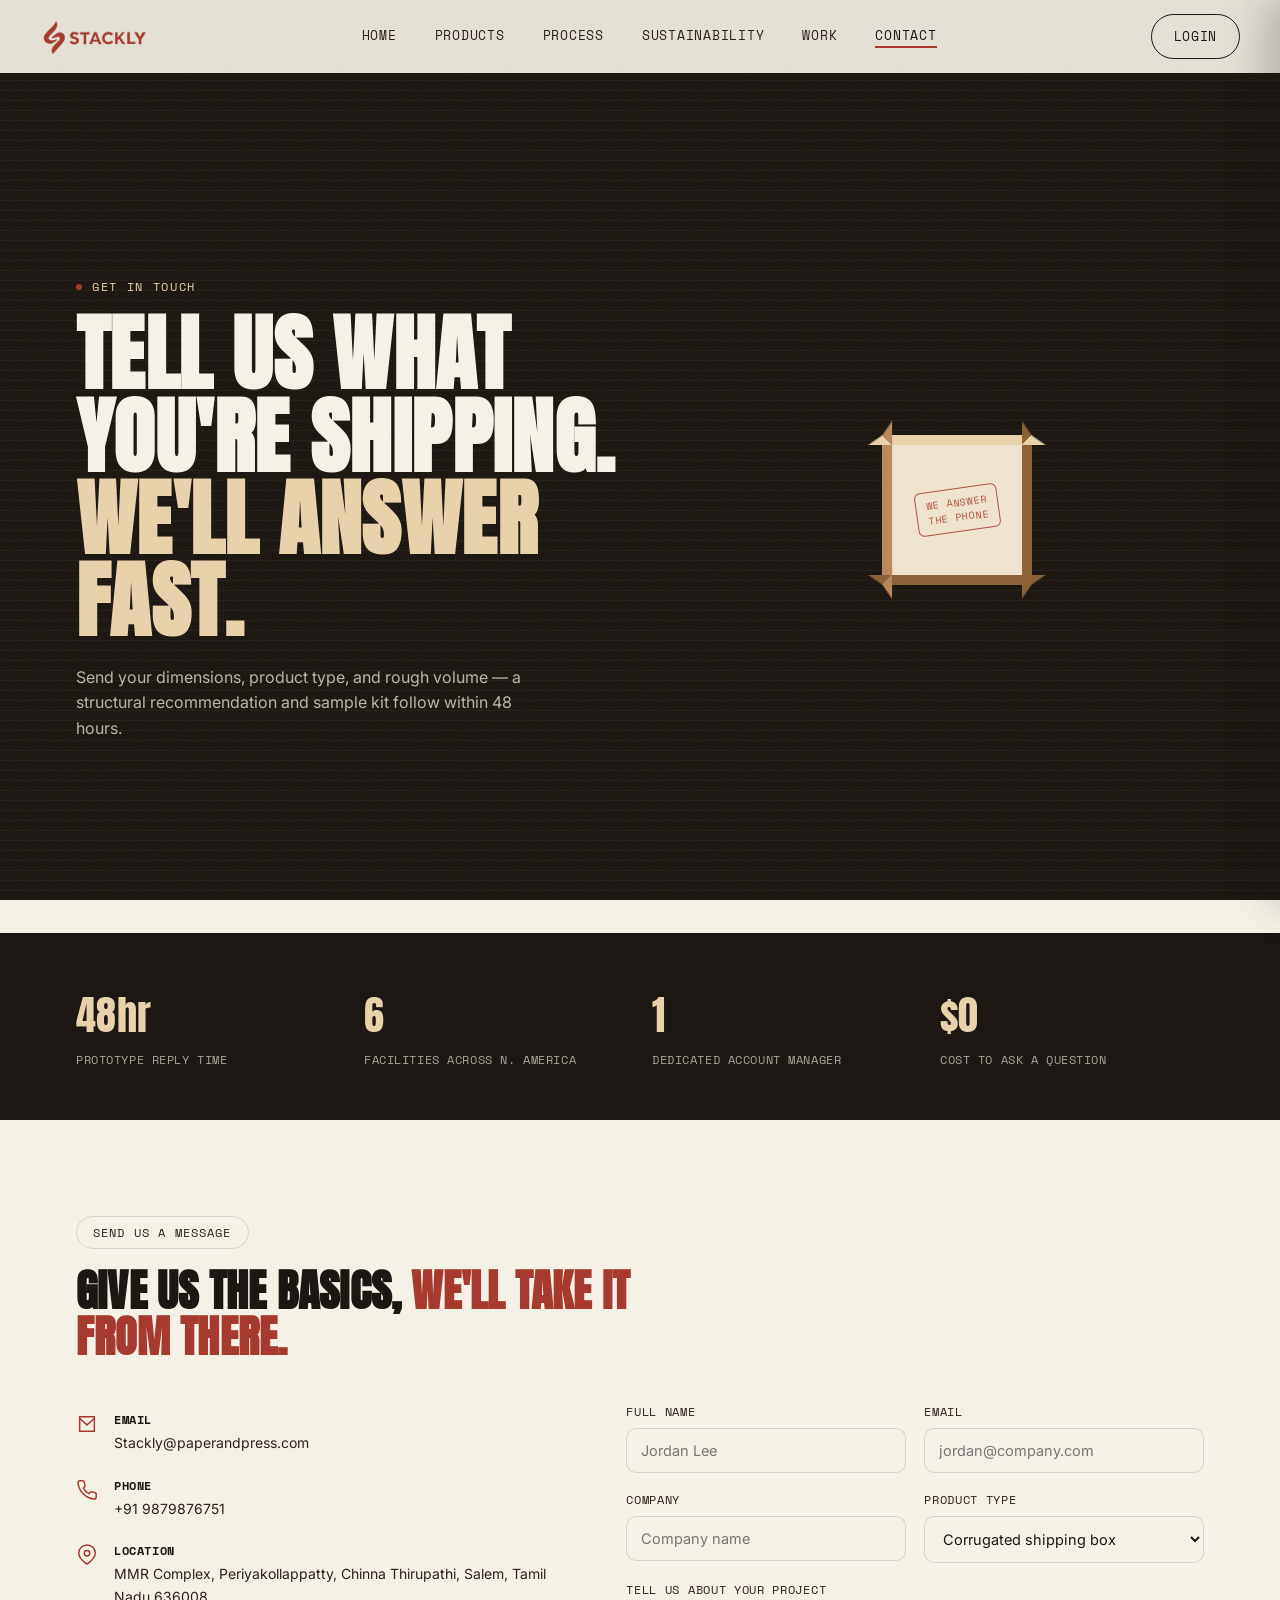
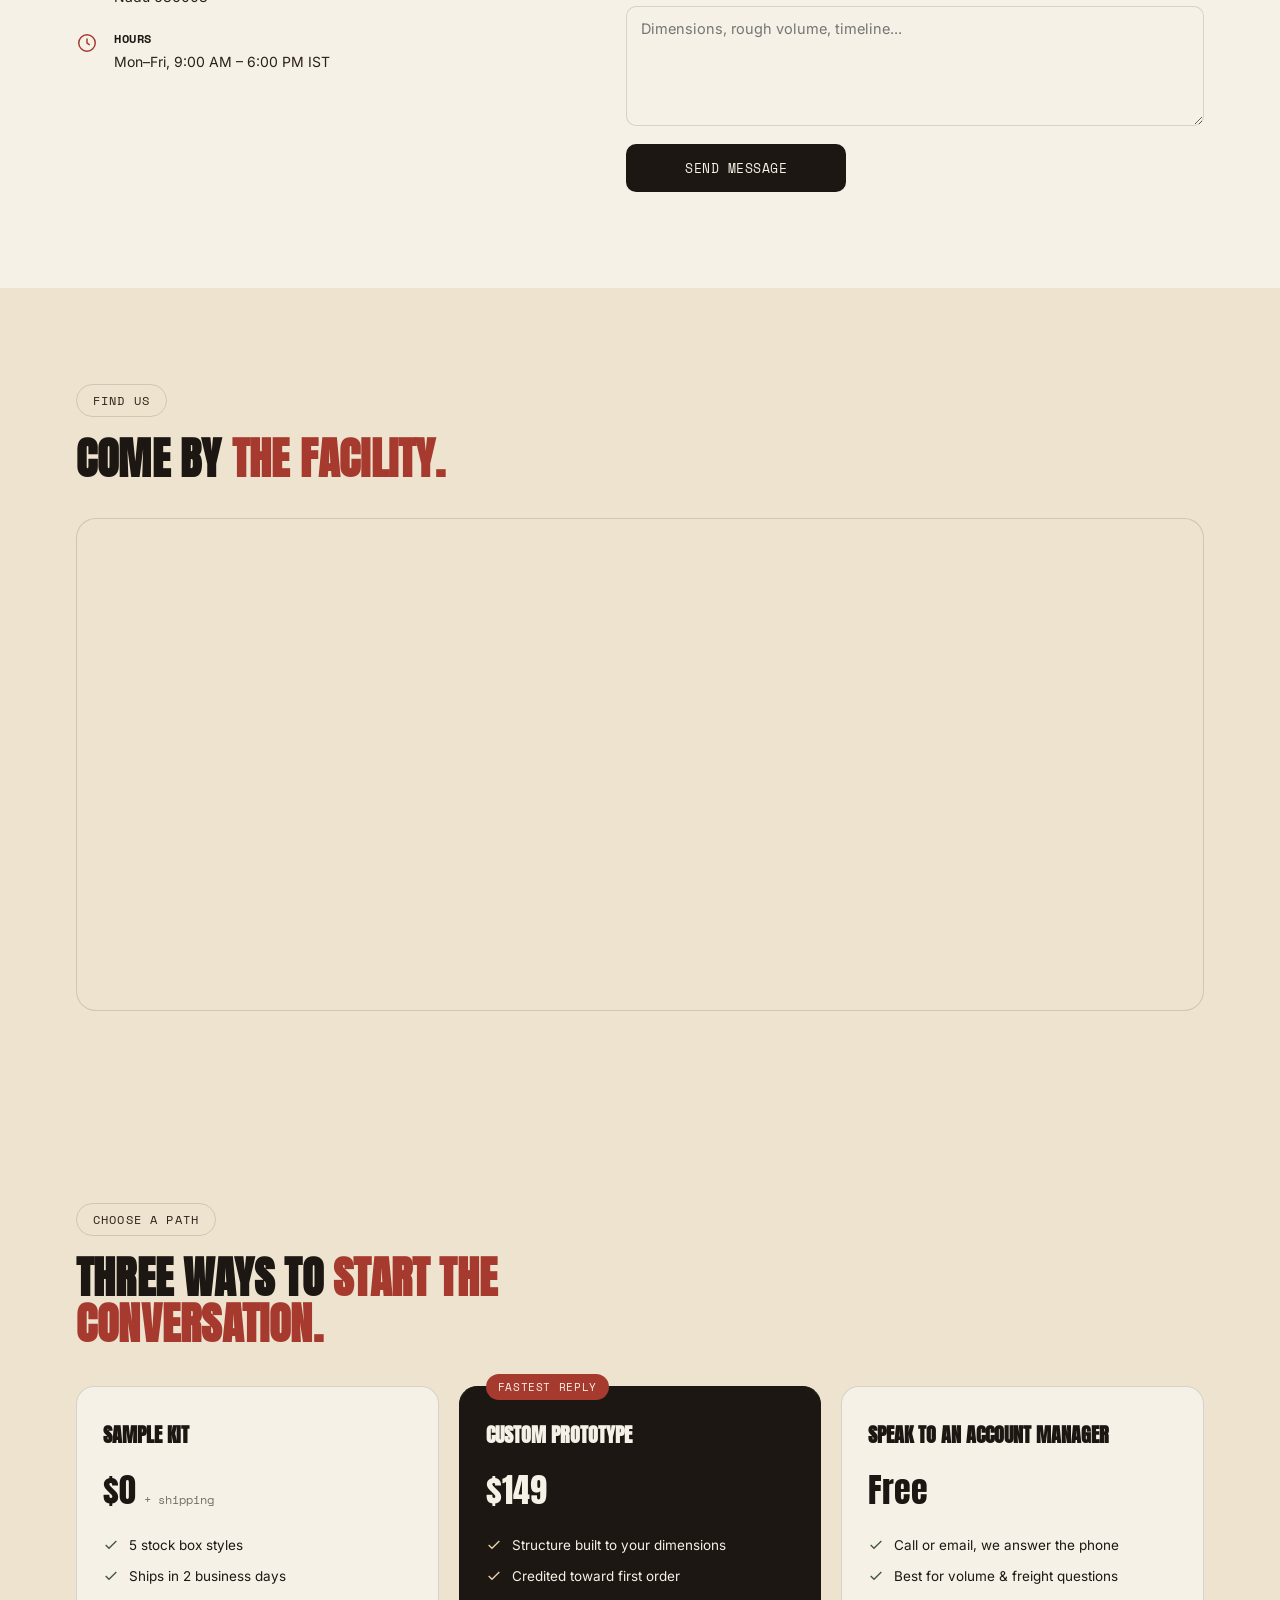
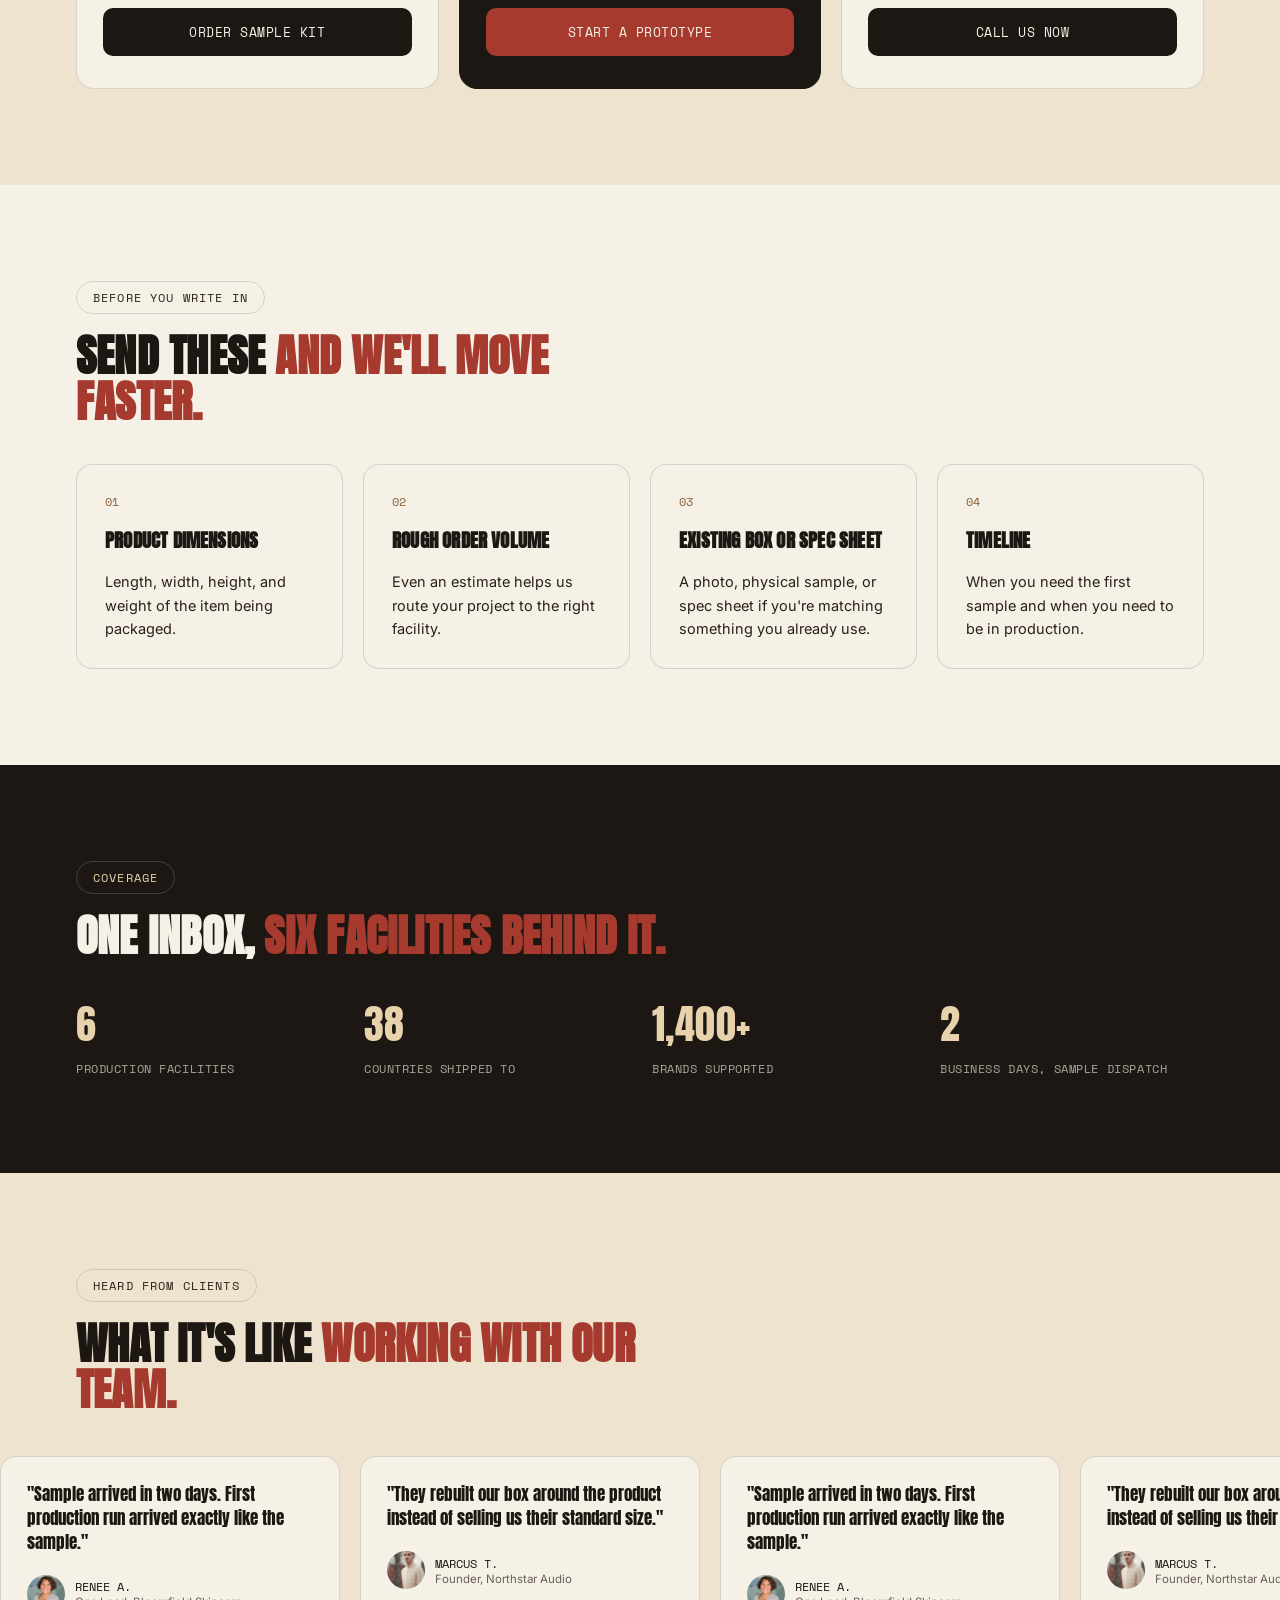
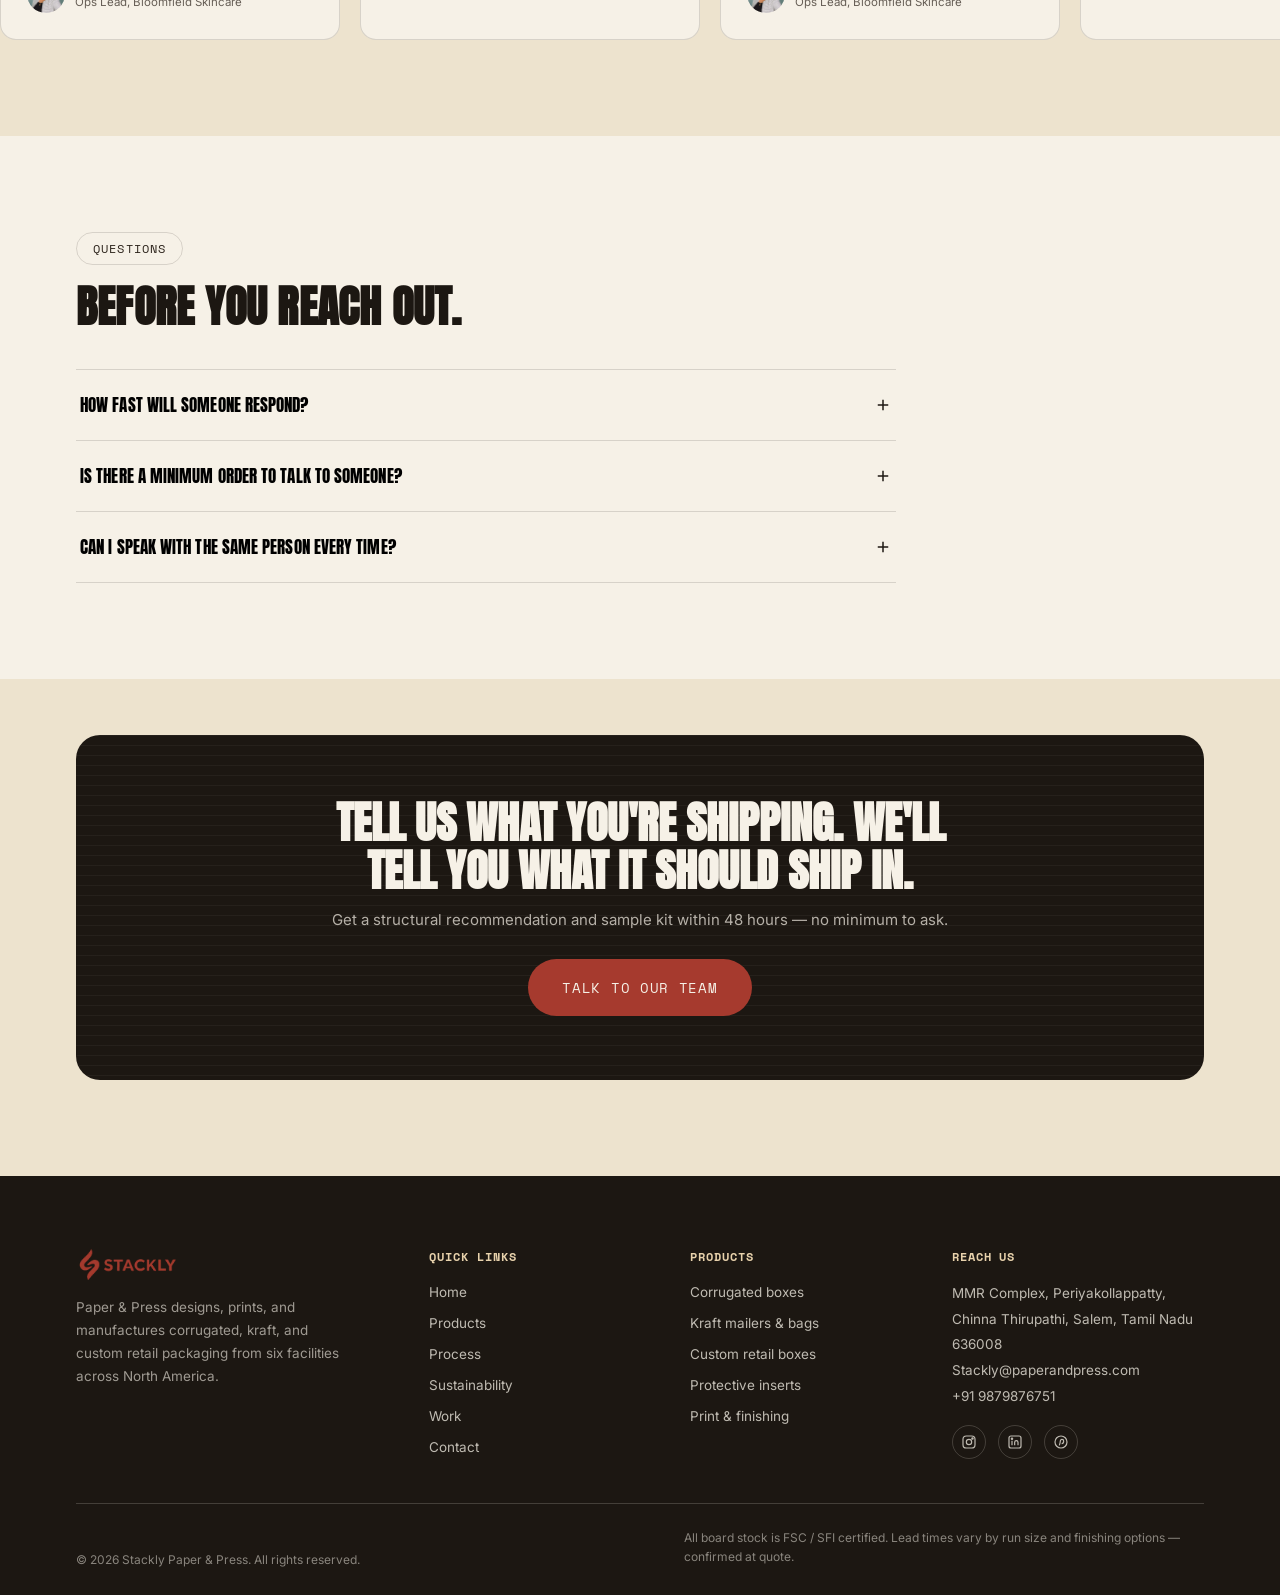
<file: contact.html>
<!DOCTYPE html>
<html lang="en">
<head>
<meta charset="UTF-8">
<meta name="viewport" content="width=device-width, initial-scale=1.0">
<title>Contact — Paper & Press</title>
<meta name="description" content="Get in touch with Paper & Press for a structural recommendation, sample kit, or production quote.">
<link rel="preconnect" href="https://fonts.googleapis.com">
<link rel="preconnect" href="https://fonts.gstatic.com" crossorigin>
<link href="https://fonts.googleapis.com/css2?family=Anton&family=Space+Mono:wght@400;700&family=Inter:wght@300;400;500;600;700;800&display=swap" rel="stylesheet">
<style>
/* ==========================================================================
   PULP & PRESS — packaging & paper solutions
   Design tokens
   ========================================================================== */
:root {
  --ink:        #1C1712;
  --ink-soft:   #2A2119;
  --paper:      #F6F1E7;
  --paper-dim:  #EDE3CE;
  --kraft:      #B9895A;
  --kraft-deep: #8C6239;
  --kraft-light:#E8D2AC;
  --forest:     #45573A;
  --stamp:      #A63A2E;
  --line:       rgba(28,23,18,0.14);
  --line-light: rgba(246,241,231,0.18);

  --display: 'Anton', 'Arial Narrow', sans-serif;
  --mono: 'Space Mono', monospace;
  --body: 'Inter', sans-serif;

  --ease: cubic-bezier(0.22,1,0.36,1);
}

* { margin:0; padding:0; box-sizing:border-box; }

html { scroll-behavior:smooth; }

body {
  font-family:var(--body);
  background:var(--paper);
  color:var(--ink);
  overflow-x:hidden;
  -webkit-font-smoothing:antialiased;
}

img { display:block; max-width:100%; }

a { color:inherit; text-decoration:none; }

button { font-family:inherit; cursor:pointer; border:none; background:none; }

::selection { background:var(--stamp); color:var(--paper); }

@media (prefers-reduced-motion: reduce) {
  * { animation-duration:0.001ms !important; animation-iteration-count:1 !important; transition-duration:0.001ms !important; scroll-behavior:auto !important; }
}

.wrap { max-width:1240px; margin:0 auto; }
.px { padding-left:24px; padding-right:24px; }
@media (min-width:900px) { .px { padding-left:56px; padding-right:56px; } }

.eyebrow {
  font-family:var(--mono);
  font-size:12px;
  letter-spacing:0.14em;
  text-transform:uppercase;
}

.flute-bg {
  background-image:repeating-linear-gradient(180deg, rgba(28,23,18,0.05) 0px, rgba(28,23,18,0.05) 1px, transparent 1px, transparent 9px);
}
.flute-bg-dark {
  background-image:repeating-linear-gradient(180deg, rgba(246,241,231,0.05) 0px, rgba(246,241,231,0.05) 1px, transparent 1px, transparent 9px);
}

.torn {
  position:relative;
  width:100%;
  height:34px;
  display:block;
  margin-top:-1px;
}
.torn svg { width:100%; height:100%; display:block; }

a:focus-visible, button:focus-visible, .faq-question:focus-visible {
  outline:2px solid var(--stamp);
  outline-offset:3px;
}

/* ==========================================================================
   Buttons
   ========================================================================== */
.roll-btn {
  position:relative;
  display:inline-flex;
  align-items:center;
  gap:10px;
  padding:14px 26px;
  border-radius:999px;
  font-family:var(--mono);
  font-size:13px;
  letter-spacing:0.05em;
  text-transform:uppercase;
  overflow:hidden;
  transition:transform 0.35s var(--ease), box-shadow 0.35s var(--ease);
}
.roll-btn.dark { background:var(--ink); color:var(--paper); }
.roll-btn.orange { background:var(--stamp); color:var(--paper); }
.roll-btn.ghost { background:transparent; color:var(--ink); border:1.5px solid var(--ink); }
.roll-btn:hover { transform:translateY(-2px); box-shadow:0 10px 24px rgba(28,23,18,0.22); }
.roll-btn.big { padding:18px 34px; font-size:14px; }

.roll-text { display:inline-block; height:14px; overflow:hidden; }
.roll-text-inner { display:flex; flex-direction:column; transition:transform 0.45s var(--ease); }
.roll-btn:hover .roll-text-inner { transform:translateY(-14px); }
.roll-text-inner span { height:14px; line-height:14px; white-space:nowrap; }

.roll-arrow { width:16px; height:16px; display:inline-flex; transition:transform 0.35s var(--ease); }
.roll-btn:hover .roll-arrow { transform:translate(2px,-2px); }
.roll-arrow svg { width:100%; height:100%; }

.btn-flat {
  width:100%;
  padding:14px;
  border-radius:10px;
  background:var(--ink);
  color:var(--paper);
  font-family:var(--mono);
  font-size:13px;
  letter-spacing:0.04em;
  text-transform:uppercase;
  transition:background 0.3s var(--ease), transform 0.3s var(--ease);
}
.btn-flat:hover { background:var(--stamp); transform:translateY(-2px); }

/* ==========================================================================
   Header
   ========================================================================== */
.site-header {
  position:fixed; top:0; left:0; right:0; z-index:310;
  background:rgba(246,241,231,0.92);
  backdrop-filter:blur(10px);
  -webkit-backdrop-filter:blur(10px);
  box-shadow:0 1px 0 var(--line);
  transition:box-shadow 0.4s var(--ease), padding 0.4s var(--ease);
  padding:14px 0;
}
.site-header.scrolled {
  box-shadow:0 4px 16px rgba(28,23,18,0.1);
  padding:8px 0;
}
.header-inner {
  display:flex; align-items:center; justify-content:space-between;
  padding:0 24px;
}
@media (min-width:900px) { .header-inner { padding:0 40px; } }

.logo-slot { display:flex; align-items:center; gap:10px; }
.logo-img { height:34px; width:auto; }
.logo-word { font-family:var(--display); font-size:20px; letter-spacing:0.01em; color:var(--ink); }
.logo-word span { color:var(--stamp); }

.header-nav {
  display:none; align-items:center; gap:38px;
}
@media (min-width:900px) { .header-nav { display:flex; } }
.header-nav a {
  font-family:var(--mono); font-size:12.5px; letter-spacing:0.06em; text-transform:uppercase;
  color:var(--ink-soft); position:relative; padding-bottom:3px;
}
.header-nav a::after {
  content:''; position:absolute; left:0; bottom:0; width:0; height:1.5px; background:var(--stamp);
  transition:width 0.3s var(--ease);
}
.header-nav a:hover::after, .header-nav a.active::after { width:100%; }
.header-nav a.active { color:var(--ink); }

.header-right { display:none; align-items:center; gap:12px; }
@media (min-width:900px) { .header-right { display:flex; } }

.header-login-btn { padding:12px 22px; font-size:12.5px; }
.header-login-btn:hover { background:var(--ink); color:var(--paper); }

.mobile-sheet-actions { display:flex; flex-direction:column; gap:12px; align-self:center; width:100%; }
.mobile-sheet-actions .roll-btn { width:100%; justify-content:center; }
.mobile-sheet-actions .roll-btn:nth-child(2) { transition-delay:0.52s; }

.nav-toggle {
  display:flex; align-items:center; justify-content:center;
  width:44px; height:44px; color:var(--ink);
  position:relative; z-index:1;
}
.nav-toggle svg { width:22px; height:22px; }
@media (min-width:900px) { .nav-toggle { display:none; } }

/* ==========================================================================
   Mobile menu — light background (matching Products page)
   ========================================================================== */
.mobile-menu {
  position:fixed; inset:0; z-index:300;
  pointer-events:none;
}
.mobile-menu-backdrop {
  position:absolute; inset:0; background:rgba(28,23,18,0.55);
  opacity:0; transition:opacity 0.4s var(--ease);
}
.mobile-sheet {
  position:absolute; top:0; right:0; bottom:0;
  width:100%; max-width:none;
  height:100vh; height:100dvh;
  background-color:var(--paper);
  color:var(--ink);
  box-shadow:-12px 0 40px rgba(28,23,18,0.25);
  transform:translateX(100%);
  transition:transform 0.5s var(--ease);
  display:flex; flex-direction:column; justify-content:space-between; align-items:center;
  padding:100px 32px 40px;
  overflow-y:auto;
}
.mobile-menu.open { pointer-events:auto; }
.mobile-menu.open .mobile-menu-backdrop { opacity:1; }
.mobile-menu.open .mobile-sheet { transform:translateX(0); }

.mobile-nav-links { display:flex; flex-direction:column; align-items:center; gap:22px; text-align:center; }
.mobile-nav-links a {
  font-family:var(--display); font-size:28px; letter-spacing:0.01em;
  color:var(--ink);
  opacity:0; transform:translateX(24px);
  transition:opacity 0.5s var(--ease), transform 0.5s var(--ease), color 0.25s var(--ease);
}
.mobile-nav-links a:hover, .mobile-nav-links a.active { color:var(--stamp); }
.mobile-menu.open .mobile-nav-links a:nth-child(1) { transition-delay:0.15s; }
.mobile-menu.open .mobile-nav-links a:nth-child(2) { transition-delay:0.225s; }
.mobile-menu.open .mobile-nav-links a:nth-child(3) { transition-delay:0.3s; }
.mobile-menu.open .mobile-nav-links a:nth-child(4) { transition-delay:0.375s; }
.mobile-menu.open .mobile-nav-links a:nth-child(5) { transition-delay:0.45s; }
.mobile-menu.open .mobile-nav-links a:nth-child(6) { transition-delay:0.525s; }
.mobile-menu.open .mobile-nav-links a { opacity:1; transform:translateX(0); }

.mobile-sheet .roll-btn {
  opacity:0; transform:translateY(14px);
  transition:opacity 0.5s var(--ease) 0.45s, transform 0.5s var(--ease) 0.45s, background 0.3s var(--ease), color 0.3s var(--ease);
  align-self:center;
}
.mobile-menu.open .mobile-sheet .roll-btn { opacity:1; transform:translateY(0); }
.mobile-sheet .roll-btn.ghost { color:var(--ink); border-color:var(--line); }
.mobile-sheet .roll-btn.ghost:hover { background:var(--ink); color:var(--paper); }

/* hamburger animation — doubles as the "X" close mark. It lives in the
   header, which sits above the mobile sheet (z-index 310 vs 300), so it
   stays visible and tappable in the top-right corner even at full width. */
.hamburger { position:relative; width:20px; height:14px; pointer-events:none; }
.hamburger span {
  position:absolute; left:0; width:100%; height:2px; background:currentColor;
  transition:transform 0.4s var(--ease), opacity 0.3s var(--ease);
  pointer-events:none;
}
.hamburger span:nth-child(1) { top:0; }
.hamburger span:nth-child(2) { top:6px; }
.hamburger span:nth-child(3) { top:12px; }
.nav-toggle.active .hamburger span:nth-child(1) { transform:translateY(6px) rotate(45deg); }
.nav-toggle.active .hamburger span:nth-child(2) { opacity:0; transform:scaleX(0); }
.nav-toggle.active .hamburger span:nth-child(3) { transform:translateY(-6px) rotate(-45deg); }

/* ==========================================================================
   Hero
   ========================================================================== */
.hero {
  position:relative;
  min-height:100vh;
  display:flex; align-items:center;
  background:var(--ink);
  color:var(--paper);
  overflow:hidden;
  padding-top:120px;
}
.hero::before {
  content:'';
  position:absolute; inset:0;
  background-image:repeating-linear-gradient(180deg, rgba(246,241,231,0.045) 0px, rgba(246,241,231,0.045) 1px, transparent 1px, transparent 10px);
  pointer-events:none;
}
.hero-grain {
  position:absolute; inset:0; opacity:0.5; mix-blend-mode:overlay; pointer-events:none;
  background-image:url("data:image/svg+xml;utf8,<svg xmlns='http://www.w3.org/2000/svg' width='140' height='140'><filter id='n'><feTurbulence type='fractalNoise' baseFrequency='0.9' numOctaves='2' stitchTiles='stitch'/></filter><rect width='100%25' height='100%25' filter='url(%23n)' opacity='0.35'/></svg>");
}

.hero-inner {
  position:relative; z-index:2;
  display:grid; grid-template-columns:1fr; gap:56px;
  align-items:center;
  width:100%;
}
@media (min-width:960px) { .hero-inner { grid-template-columns:1.1fr 0.9fr; gap:32px; } }
.hero-inner > * { min-width:0; }

.hero-eyebrow { color:var(--kraft-light); display:flex; align-items:center; gap:10px; }
.hero-eyebrow .dot { width:6px; height:6px; border-radius:50%; background:var(--stamp); display:inline-block; }

.hero-headline {
  font-family:var(--display);
  text-transform:uppercase;
  font-size:44px; line-height:0.98; letter-spacing:0.005em;
  margin-top:18px;
}
@media (min-width:640px) { .hero-headline { font-size:64px; } }
@media (min-width:1100px) { .hero-headline { font-size:84px; } }
.hero-headline em { font-style:normal; color:var(--kraft-light); }

.hero-sub {
  font-size:16px; line-height:1.6; color:rgba(246,241,231,0.72);
  max-width:460px; margin-top:22px;
}
.hero-cta-row { display:flex; flex-wrap:wrap; gap:16px; margin-top:34px; }

.hero-meta {
  display:flex; gap:28px; margin-top:56px; flex-wrap:wrap;
}
.hero-meta div { font-family:var(--mono); font-size:12px; color:rgba(246,241,231,0.6); }
.hero-meta strong { display:block; font-family:var(--display); font-size:26px; color:var(--paper); letter-spacing:0.01em; }

.box-stage {
  position:relative;
  width:100%; max-width:300px; margin:0 auto;
  aspect-ratio:1/1;
  perspective:900px;
}
.box-art { position:relative; width:100%; height:100%; transform-style:preserve-3d; }
.flap {
  position:absolute;
  width:50%; height:50%;
  background:var(--kraft);
  border:2px solid rgba(28,23,18,0.35);
  backface-visibility:visible;
  animation:flapOpen 1.6s var(--ease) both;
}
.flap.left { top:25%; left:auto; right:75%; background:var(--kraft); transform-origin:right center; animation-name:flapOpenLeft; animation-delay:0.1s; z-index:1; }
.flap.right { top:25%; left:75%; background:var(--kraft-deep); transform-origin:left center; animation-name:flapOpenRight; animation-delay:0.2s; z-index:2; }
.flap.bottom { top:75%; left:25%; background:var(--kraft-deep); transform-origin:top center; animation-name:flapOpenBottom; animation-delay:0.15s; z-index:3; }
.flap.top { top:auto; bottom:75%; left:25%; background:var(--kraft-light); transform-origin:bottom center; animation-delay:0.05s; z-index:4; }
.box-base {
  position:absolute; left:50%; top:50%; width:50%; height:50%;
  margin:-25% 0 0 -25%;
  background:var(--paper-dim);
  border:2px solid rgba(28,23,18,0.35);
  display:flex; align-items:center; justify-content:center;
  z-index:-1;
}
.box-base .stamp-mark { font-family:var(--mono); font-size:10px; color:var(--stamp); text-align:center; letter-spacing:0.08em; text-transform:uppercase; transform:rotate(-8deg); border:1.5px solid var(--stamp); padding:6px 10px; border-radius:6px; opacity:0.85; }

@keyframes flapOpen { 0%{ transform:rotateX(0deg); } 100%{ transform:rotateX(-98deg); } }
@keyframes flapOpenBottom { 0%{ transform:rotateX(0deg); } 100%{ transform:rotateX(98deg); } }
@keyframes flapOpenLeft { 0%{ transform:rotateY(0deg); } 100%{ transform:rotateY(98deg); } }
@keyframes flapOpenRight { 0%{ transform:rotateY(0deg); } 100%{ transform:rotateY(-98deg); } }

.scroll-cue {
  position:absolute; bottom:28px; left:50%; transform:translateX(-50%);
  display:flex; flex-direction:column; align-items:center; gap:8px;
  font-family:var(--mono); font-size:10.5px; letter-spacing:0.12em; text-transform:uppercase;
  color:rgba(246,241,231,0.55); z-index:2;
}
.scroll-cue .line { width:1px; height:34px; background:linear-gradient(180deg, rgba(246,241,231,0.7), transparent); animation:cueMove 1.8s ease-in-out infinite; }
@keyframes cueMove { 0%,100%{ transform:scaleY(0.6); opacity:0.4; } 50%{ transform:scaleY(1); opacity:1; } }

/* ==========================================================================
   Section headings / badges
   ========================================================================== */
.section-white { background:var(--paper); padding:96px 0; position:relative; }
.section-cream { background:var(--paper-dim); padding:96px 0; position:relative; }
.section-dark { background:var(--ink); color:var(--paper); padding:96px 0; position:relative; }

.badge-row { display:flex; margin-bottom:18px; }
.badge-pill {
  font-family:var(--mono); font-size:11.5px; letter-spacing:0.1em; text-transform:uppercase;
  padding:7px 16px; border-radius:999px; border:1px solid var(--line);
  color:var(--ink-soft);
}
.badge-pill.on-dark { border-color:var(--line-light); color:var(--kraft-light); }

.section-heading {
  font-family:var(--display); text-transform:uppercase;
  font-size:30px; line-height:1.05; letter-spacing:0.005em;
  max-width:720px;
}
@media (min-width:768px) { .section-heading { font-size:44px; } }
.section-heading.tight { max-width:600px; }
.section-heading em { font-style:normal; color:var(--stamp); }

.big-heading {
  font-family:var(--display); text-transform:uppercase;
  font-size:32px; line-height:1.02;
  display:flex; align-items:flex-end; justify-content:space-between;
  flex-wrap:wrap; gap:20px;
  border-bottom:2px solid var(--ink); padding-bottom:24px; margin-bottom:48px;
}
@media (min-width:768px) { .big-heading { font-size:52px; } }

.stats-grid { display:grid; grid-template-columns:repeat(2,1fr); gap:32px 24px; }
@media (min-width:768px) { .stats-grid { grid-template-columns:repeat(4,1fr); } }
.stat-number { font-family:var(--display); font-size:40px; letter-spacing:0.01em; }
.stat-label { font-family:var(--mono); font-size:11.5px; letter-spacing:0.05em; text-transform:uppercase; color:rgba(246,241,231,0.65); margin-top:6px; }
.section-dark .stat-number { color:var(--kraft-light); }

.product-grid { display:grid; grid-template-columns:1fr; gap:20px; }
@media (min-width:640px) { .product-grid { grid-template-columns:repeat(2,1fr); } }
@media (min-width:1024px) { .product-grid { grid-template-columns:repeat(3,1fr); } }

.product-card {
  border:1px solid var(--line); border-radius:16px; padding:28px;
  background:var(--paper); transition:transform 0.4s var(--ease), box-shadow 0.4s var(--ease), border-color 0.4s var(--ease);
  display:flex; flex-direction:column; gap:16px;
}
.product-card:hover { transform:translateY(-6px); box-shadow:0 20px 40px rgba(28,23,18,0.12); border-color:transparent; }
.product-icon { width:44px; height:44px; color:var(--stamp); }
.product-card h3 { font-family:var(--display); font-size:19px; text-transform:uppercase; letter-spacing:0.01em; }
.product-card p { font-size:14.5px; line-height:1.6; color:var(--ink-soft); }
.product-num { font-family:var(--mono); font-size:12px; color:var(--kraft-deep); }

.process-row {
  display:grid; grid-template-columns:1fr; gap:0;
  border-top:1px solid var(--line-light);
}
@media (min-width:900px) { .process-row { grid-template-columns:repeat(4,1fr); } }
.process-step {
  padding:32px 20px; border-bottom:1px solid var(--line-light);
  position:relative;
}
@media (min-width:900px) { .process-step { border-right:1px solid var(--line-light); border-bottom:none; } }
.process-step:last-child { border-right:none; }
.process-step .num { font-family:var(--mono); font-size:12px; color:var(--kraft-light); }
.process-step h3 { font-family:var(--display); font-size:22px; text-transform:uppercase; margin-top:14px; }
.process-step p { font-size:14px; line-height:1.6; color:rgba(246,241,231,0.68); margin-top:10px; max-width:240px; }
.process-step .arrow { position:absolute; right:-11px; top:38px; width:22px; height:22px; color:var(--kraft-light); display:none; }
@media (min-width:900px) { .process-step .arrow { display:block; } }
.process-step:last-child .arrow { display:none; }

.industry-grid { display:grid; grid-template-columns:repeat(2,1fr); gap:14px; }
@media (min-width:768px) { .industry-grid { grid-template-columns:repeat(3,1fr); } }
@media (min-width:1100px) { .industry-grid { grid-template-columns:repeat(6,1fr); } }
.industry-card {
  aspect-ratio:1/1.05; border-radius:14px; border:1px solid var(--line);
  display:flex; flex-direction:column; align-items:center; justify-content:center; gap:10px;
  text-align:center; padding:14px; transition:background 0.35s var(--ease), transform 0.35s var(--ease);
}
.industry-card:hover { background:var(--ink); color:var(--paper); transform:translateY(-4px); }
.industry-card svg { width:28px; height:28px; }
.industry-card span { font-family:var(--mono); font-size:11px; letter-spacing:0.03em; text-transform:uppercase; }

.sustain-grid { display:grid; grid-template-columns:1fr; gap:48px; align-items:center; }
@media (min-width:960px) { .sustain-grid { grid-template-columns:1fr 1fr; } }
.stamp-cluster { position:relative; display:flex; flex-wrap:wrap; gap:22px; justify-content:center; padding:20px; }
.stamp {
  width:118px; height:118px; border-radius:50%;
  border:2.5px solid var(--forest); color:var(--forest);
  display:flex; align-items:center; justify-content:center; text-align:center;
  font-family:var(--mono); font-size:10.5px; letter-spacing:0.06em; text-transform:uppercase; line-height:1.4;
  transform:rotate(-6deg);
  transition:transform 0.4s var(--ease);
  padding:10px;
}
.stamp:nth-child(2){ transform:rotate(5deg); border-color:var(--stamp); color:var(--stamp); margin-top:26px; }
.stamp:nth-child(3){ transform:rotate(-3deg); border-color:var(--kraft-deep); color:var(--kraft-deep); }
.stamp:hover{ transform:rotate(0deg) scale(1.06); }

.cards-grid { display:grid; grid-template-columns:1fr; gap:20px; }
@media (min-width:768px) { .cards-grid { grid-template-columns:repeat(2,1fr); } }
.media-card { display:block; group:card; }
.media-frame { position:relative; overflow:hidden; border-radius:16px; background:var(--kraft-light); }
.media-frame img, .media-frame video { width:100%; height:100%; object-fit:cover; transition:transform 0.6s var(--ease); }
.media-card:hover .media-frame img, .media-card:hover .media-frame video { transform:scale(1.05); }
.ratio-4x3 { aspect-ratio:4/3; }
.ratio-square { aspect-ratio:1/1; }
.media-caption { padding-top:14px; display:flex; justify-content:space-between; gap:12px; align-items:baseline; }
.media-caption .desc { font-size:13.5px; color:var(--ink-soft); max-width:70%; }
.media-caption .title { font-family:var(--mono); font-size:12px; text-transform:uppercase; letter-spacing:0.04em; white-space:nowrap; }

.testi-track-wrap { overflow:hidden; margin-top:44px; }
.testi-track { display:flex; gap:20px; width:max-content; animation:testiScroll 32s linear infinite; }
.testi-track:hover { animation-play-state:paused; }
@keyframes testiScroll { from{ transform:translateX(0); } to{ transform:translateX(-50%); } }
.testi-card {
  width:340px; flex:0 0 auto; border:1px solid var(--line); border-radius:16px; padding:26px;
  background:var(--paper);
}
.testi-quote { font-family:var(--display); font-size:17px; line-height:1.4; text-transform:none; letter-spacing:0; }
.testi-person { display:flex; align-items:center; gap:10px; margin-top:20px; }
.testi-avatar { width:38px; height:38px; border-radius:50%; overflow:hidden; background:var(--kraft-light); }
.testi-avatar img { width:100%; height:100%; object-fit:cover; }
.testi-person div p:first-child { font-family:var(--mono); font-size:12px; text-transform:uppercase; }
.testi-person div p:last-child { font-size:11.5px; color:var(--ink-soft); opacity:0.7; }

.pricing-grid { display:grid; grid-template-columns:1fr; gap:20px; }
@media (min-width:900px) { .pricing-grid { grid-template-columns:repeat(3,1fr); } }
.price-card {
  border:1px solid var(--line); border-radius:18px; padding:32px 26px;
  display:flex; flex-direction:column; gap:14px; background:var(--paper);
  transition:transform 0.4s var(--ease), box-shadow 0.4s var(--ease);
}
.price-card:hover { transform:translateY(-6px); box-shadow:0 20px 40px rgba(28,23,18,0.1); }
.price-card.featured { background:var(--ink); color:var(--paper); border-color:var(--ink); position:relative; }
.price-card.featured .btn-flat { background:var(--stamp); }
.price-badge {
  position:absolute; top:-13px; left:26px; background:var(--stamp); color:var(--paper);
  font-family:var(--mono); font-size:10.5px; letter-spacing:0.06em; text-transform:uppercase;
  padding:5px 12px; border-radius:999px;
}
.price-card h3 { font-family:var(--display); font-size:20px; text-transform:uppercase; }
.price { font-family:var(--display); font-size:34px; }
.price small { font-family:var(--mono); font-size:12px; opacity:0.6; }
.price-card ul { list-style:none; display:flex; flex-direction:column; gap:10px; margin:6px 0 8px; }
.price-card li { display:flex; gap:10px; align-items:flex-start; font-size:13.5px; line-height:1.5; }
.price-card li svg { width:16px; height:16px; flex-shrink:0; margin-top:2px; color:var(--forest); }
.price-card.featured li svg { color:var(--kraft-light); }

/* ==========================================================================
   FAQ — Accordion
   ========================================================================== */
.faq-list { margin-top:40px; border-top:1px solid var(--line); max-width:820px; }
.faq-item { border-bottom:1px solid var(--line); }
.faq-question {
  width:100%; display:flex; justify-content:space-between; align-items:center;
  padding:22px 4px; text-align:left; font-family:var(--display); font-size:17px;
  text-transform:uppercase; letter-spacing:0.005em;
  background:transparent;
  transition:color 0.25s var(--ease);
  cursor:pointer;
}
.faq-question:hover { color:var(--stamp); }
.faq-question svg {
  width:18px; height:18px; flex-shrink:0;
  transition:transform 0.4s var(--ease);
  color:var(--ink);
}
.faq-item.open .faq-question svg { transform:rotate(45deg); }
.faq-answer {
  max-height:0;
  overflow:hidden;
  transition:max-height 0.5s var(--ease), padding 0.3s var(--ease);
}
.faq-item.open .faq-answer { max-height:300px; }
.faq-answer p {
  padding:0 4px 22px;
  font-size:14.5px; line-height:1.65;
  color:var(--ink-soft); max-width:640px;
}

.cta-banner {
  border-radius:24px; background:var(--ink); color:var(--paper);
  padding:64px 32px; text-align:center; position:relative; overflow:hidden;
}
.cta-banner::before {
  content:''; position:absolute; inset:0;
  background-image:repeating-linear-gradient(180deg, rgba(246,241,231,0.045) 0px, rgba(246,241,231,0.045) 1px, transparent 1px, transparent 10px);
}
.cta-banner h2 { position:relative; font-family:var(--display); text-transform:uppercase; font-size:30px; max-width:640px; margin:0 auto; line-height:1.08; }
@media (min-width:768px) { .cta-banner h2 { font-size:44px; } }
.cta-banner p { position:relative; margin-top:16px; color:rgba(246,241,231,0.7); font-size:15px; }
.cta-banner .roll-btn { position:relative; margin-top:30px; }

/* ==========================================================================
   Footer
   ========================================================================== */
.site-footer { background:var(--ink); color:var(--paper); padding:72px 0 28px; }
.footer-top { display:grid; grid-template-columns:1fr; gap:44px; padding-bottom:44px; border-bottom:1px solid var(--line-light); }
@media (min-width:900px) { .footer-top { grid-template-columns:1.4fr 1fr 1fr 1.1fr; gap:32px; } }
.footer-logo-img { height:32px; margin-bottom:16px; }
.footer-brand p { font-size:13.5px; line-height:1.7; color:rgba(246,241,231,0.6); max-width:280px; }
.footer-col h4 { font-family:var(--mono); font-size:12px; letter-spacing:0.08em; text-transform:uppercase; color:var(--kraft-light); margin-bottom:16px; }
.footer-col ul { list-style:none; display:flex; flex-direction:column; gap:11px; }
.footer-col a { font-size:13.5px; color:rgba(246,241,231,0.75); transition:color 0.25s var(--ease); }
.footer-col a:hover { color:var(--paper); }
.footer-address { font-size:13.5px; line-height:1.9; color:rgba(246,241,231,0.75); margin-bottom:16px; }
.footer-social { display:flex; gap:12px; }
.footer-social a { width:34px; height:34px; border-radius:50%; border:1px solid var(--line-light); display:flex; align-items:center; justify-content:center; transition:background 0.3s var(--ease), border-color 0.3s var(--ease); }
.footer-social a:hover { background:var(--stamp); border-color:var(--stamp); }
.footer-social svg { width:16px; height:16px; }
.footer-bottom { display:flex; flex-direction:column; gap:10px; padding-top:24px; font-size:12px; color:rgba(246,241,231,0.5); }
@media (min-width:900px) { .footer-bottom { flex-direction:row; justify-content:space-between; align-items:flex-end; } }
.footer-disclosure { max-width:520px; line-height:1.6; }

.reveal{ opacity:0; transform:translateY(28px); transition:opacity 0.8s var(--ease), transform 0.8s var(--ease); }
.reveal.in{ opacity:1; transform:translateY(0); }

.contact-grid{ display:grid; grid-template-columns:1fr; gap:48px; margin-top:44px; }
@media (min-width:960px){ .contact-grid{ grid-template-columns:1fr 1.15fr; } }
.contact-form{ display:flex; flex-direction:column; gap:18px; }
.form-row{ display:grid; grid-template-columns:1fr; gap:18px; }
@media (min-width:640px){ .form-row.two{ grid-template-columns:1fr 1fr; } }
.form-field{ display:flex; flex-direction:column; gap:8px; }
.form-field label{ font-family:var(--mono); font-size:11.5px; letter-spacing:0.06em; text-transform:uppercase; color:var(--ink-soft); }
.form-field input, .form-field select, .form-field textarea{
  font-family:var(--body); font-size:14.5px; padding:13px 14px; border-radius:10px;
  border:1px solid var(--line); background:var(--paper); color:var(--ink); width:100%;
}
.form-field textarea{ resize:vertical; min-height:120px; }
.form-field input:focus, .form-field textarea:focus, .form-field select:focus{ outline:2px solid var(--stamp); outline-offset:1px; }
.contact-info-list{ display:flex; flex-direction:column; gap:22px; margin-top:8px; }
.contact-info-item{ display:flex; gap:16px; align-items:flex-start; }
.contact-info-item svg{ width:22px; height:22px; color:var(--stamp); flex-shrink:0; margin-top:2px; }
.contact-info-item h4{ font-family:var(--mono); font-size:12px; letter-spacing:0.05em; text-transform:uppercase; margin-bottom:4px; }
.contact-info-item p, .contact-info-item a{ font-size:14px; color:var(--ink-soft); line-height:1.6; }

.option-grid{ display:grid; grid-template-columns:1fr; gap:20px; }
@media (min-width:640px){ .option-grid{ grid-template-columns:repeat(2,1fr); } }
@media (min-width:1024px){ .option-grid{ grid-template-columns:repeat(4,1fr); } }

/* ==========================================================================
   Map
   ========================================================================== */
.map-frame{
  position:relative;
  width:100%;
  aspect-ratio:16/7;
  border-radius:20px;
  overflow:hidden;
  border:1px solid var(--line);
  background:var(--paper-dim);
}
@media (max-width:640px){ .map-frame{ aspect-ratio:4/5; border-radius:16px; } }
.map-frame iframe{
  position:absolute; inset:0;
  width:100%; height:100%;
  border:0;
  filter:grayscale(0.15) contrast(1.02);
}
</style>
</head>
<body>

<header class="site-header" id="site-header">
  <div class="header-inner">
    <a href="index.html" class="logo-slot" aria-label="Homepage">
      <img src="./Assets/Stacklyimg4.webp" alt="Paper & Press logo" class="logo-img">
    </a>

    <nav class="header-nav">
      <a href="index.html">Home</a>
      <a href="products.html">Products</a>
      <a href="process.html">Process</a>
      <a href="sustainability.html">Sustainability</a>
      <a href="work.html">Work</a>
      <a href="contact.html" class="active">Contact</a>
    </nav>

    <div class="header-right">
      <button class="roll-btn ghost header-login-btn" onclick="window.location.href='login.html';">
        <span>Login</span>
      </button>
    </div>

    <button class="nav-toggle" id="menu-toggle" type="button" aria-label="Open menu" aria-expanded="false" aria-controls="mobile-menu">
      <span class="hamburger"><span></span><span></span><span></span></span>
    </button>
  </div>

  <!-- Mobile menu -->
  <div class="mobile-menu" id="mobile-menu">
    <div class="mobile-menu-backdrop" id="menu-backdrop"></div>
    <div class="mobile-sheet">
      <div class="mobile-nav-links">
        <a href="index.html">Home</a>
        <a href="products.html">Products</a>
        <a href="process.html">Process</a>
        <a href="sustainability.html">Sustainability</a>
        <a href="work.html">Work</a>
        <a href="contact.html" class="active">Contact</a>
      </div>
      <div class="mobile-sheet-actions">
        <button class="roll-btn ghost" onclick="window.location.href='login.html';">
          <span>Login</span>
        </button>
      </div>
    </div>
  </div>
</header>

<!-- ======================= HERO ======================= -->
<section class="hero" id="contact-hero">
  <div class="hero-grain" aria-hidden="true"></div>
  <div class="wrap px hero-inner">
    <div>
      <div class="hero-eyebrow eyebrow"><span class="dot"></span>Get in touch</div>
      <h1 class="hero-headline">Tell us what<br>you're shipping.<br><em>We'll answer fast.</em></h1>
      <p class="hero-sub">Send your dimensions, product type, and rough volume — a structural recommendation and sample kit follow within 48 hours.</p>
      
      
    </div>
    <div class="box-stage" aria-hidden="true">
      <div class="box-art">
        <div class="flap left"></div>
        <div class="flap right"></div>
        <div class="flap bottom"></div>
        <div class="flap top"></div>
        <div class="box-base"><span class="stamp-mark">We answer<br>the phone</span></div>
      </div>
    </div>
  </div>
 
</section>

<div class="torn" aria-hidden="true">
  <svg viewBox="0 0 1200 34" preserveAspectRatio="none"><path d="M0,34 L0,10 L20,16 L42,4 L66,18 L90,6 L114,20 L140,8 L166,22 L192,10 L218,20 L246,6 L272,18 L300,8 L328,22 L356,10 L384,20 L412,6 L440,18 L468,8 L498,22 L526,10 L554,18 L582,6 L610,20 L638,8 L666,22 L696,10 L724,18 L752,6 L780,20 L808,8 L836,22 L866,10 L894,18 L922,6 L950,20 L978,8 L1008,22 L1036,10 L1064,18 L1092,6 L1120,20 L1148,8 L1176,18 L1200,10 L1200,34 Z" fill="#F6F1E7"/></svg>
</div>

<!-- ======================= 1. STATS ======================= -->
<section class="section-dark flute-bg-dark" style="padding:52px 0;">
  <div class="wrap px">
    <div class="stats-grid">
      <div><div class="stat-number">48hr</div><div class="stat-label">Prototype reply time</div></div>
      <div><div class="stat-number">6</div><div class="stat-label">Facilities across N. America</div></div>
      <div><div class="stat-number">1</div><div class="stat-label">Dedicated account manager</div></div>
      <div><div class="stat-number">$0</div><div class="stat-label">Cost to ask a question</div></div>
    </div>
  </div>
</section>

<!-- ======================= 2. CONTACT FORM + INFO ======================= -->
<section class="section-white" id="contact-form-section">
  <div class="wrap px">
    <div class="badge-row"><span class="badge-pill">Send us a message</span></div>
    <h2 class="section-heading tight">Give us the basics, <em>we'll take it from there.</em></h2>

    <div class="contact-grid">
      <div class="reveal">
        <div class="contact-info-list">
          <div class="contact-info-item">
            <svg viewBox="0 0 24 24" fill="none" stroke="currentColor" stroke-width="1.6"><path d="M4 4h16v16H4z"/><path d="M4 6l8 7 8-7"/></svg>
            <div><h4>Email</h4><a href="mailto:Stackly@paperandpress.com">Stackly@paperandpress.com</a></div>
          </div>
          <div class="contact-info-item">
            <svg viewBox="0 0 24 24" fill="none" stroke="currentColor" stroke-width="1.6"><path d="M22 16.92v3a2 2 0 01-2.18 2 19.8 19.8 0 01-8.63-3.07 19.5 19.5 0 01-6-6 19.8 19.8 0 01-3.07-8.67A2 2 0 014.11 2h3a2 2 0 012 1.72c.12.9.34 1.79.65 2.65a2 2 0 01-.45 2.11L8.09 9.91a16 16 0 006 6l1.43-1.43a2 2 0 012.11-.45c.86.31 1.75.53 2.65.65A2 2 0 0122 16.92z"/></svg>
            <div><h4>Phone</h4><a href="tel:+919879876751">+91 9879876751</a></div>
          </div>
          <div class="contact-info-item">
            <svg viewBox="0 0 24 24" fill="none" stroke="currentColor" stroke-width="1.6"><path d="M21 10c0 6-9 12-9 12s-9-6-9-12a9 9 0 0118 0z"/><circle cx="12" cy="10" r="3"/></svg>
            <div><h4>Location</h4><p>MMR Complex, Periyakollappatty, Chinna Thirupathi, Salem, Tamil Nadu 636008</p></div>
          </div>
          <div class="contact-info-item">
            <svg viewBox="0 0 24 24" fill="none" stroke="currentColor" stroke-width="1.6"><circle cx="12" cy="12" r="9"/><path d="M12 7v5l3 2"/></svg>
            <div><h4>Hours</h4><p>Mon–Fri, 9:00 AM – 6:00 PM IST</p></div>
          </div>
        </div>
      </div>

      <form class="contact-form reveal" onsubmit="event.preventDefault(); window.location.href='404.html';">
        <div class="form-row two">
          <div class="form-field">
            <label for="cf-name">Full name</label>
            <input id="cf-name" type="text" placeholder="Jordan Lee" required>
          </div>
          <div class="form-field">
            <label for="cf-email">Email</label>
            <input id="cf-email" type="email" placeholder="jordan@company.com" required>
          </div>
        </div>
        <div class="form-row two">
          <div class="form-field">
            <label for="cf-company">Company</label>
            <input id="cf-company" type="text" placeholder="Company name">
          </div>
          <div class="form-field">
            <label for="cf-product">Product type</label>
            <select id="cf-product">
              <option>Corrugated shipping box</option>
              <option>Kraft mailer or bag</option>
              <option>Custom retail box</option>
              <option>Protective insert</option>
              <option>Eco void-fill</option>
              <option>Print &amp; finishing only</option>
            </select>
          </div>
        </div>
        <div class="form-field">
          <label for="cf-message">Tell us about your project</label>
          <textarea id="cf-message" placeholder="Dimensions, rough volume, timeline..." required></textarea>
        </div>
        <button class="btn-flat" type="submit" style="max-width:220px;">Send message</button>
      </form>
    </div>
  </div>
</section>

<!-- ======================= 2B. MAP ======================= -->
<section class="section-cream flute-bg" id="contact-map">
  <div class="wrap px">
    <div class="badge-row"><span class="badge-pill">Find us</span></div>
    <h2 class="section-heading tight">Come by <em>the facility.</em></h2>
    <div class="map-frame reveal" style="margin-top:36px;">
      <iframe src="https://www.google.com/maps/embed?pb=!1m18!1m12!1m3!1d3907.1616097152896!2d78.1739798!3d11.682956599999999!2m3!1f0!2f0!3f0!3m2!1i1024!2i768!4f13.1!3m3!1m2!1s0x3babefef7fd970bb%3A0xe11aef1a71994f9!2sStackly!5e0!3m2!1sen!2sin!4v1784180202163!5m2!1sen!2sin" loading="lazy" referrerpolicy="strict-origin-when-cross-origin" allowfullscreen title="Paper & Press location map"></iframe>
    </div>
  </div>
</section>

<!-- ======================= 3. TALK TO SALES OPTIONS ======================= -->
<section class="section-cream flute-bg" id="support-channels">
  <div class="wrap px">
    <div class="badge-row"><span class="badge-pill">Choose a path</span></div>
    <h2 class="section-heading tight">Three ways to <em>start the conversation.</em></h2>
    <div class="pricing-grid" style="margin-top:40px;">
      <div class="price-card">
        <h3>Sample Kit</h3>
        <div class="price">$0 <small>+ shipping</small></div>
        <ul>
          <li><svg viewBox="0 0 24 24" fill="none" stroke-width="2" stroke="currentColor"><polyline points="20 6 9 17 4 12"/></svg>5 stock box styles</li>
          <li><svg viewBox="0 0 24 24" fill="none" stroke-width="2" stroke="currentColor"><polyline points="20 6 9 17 4 12"/></svg>Ships in 2 business days</li>
        </ul>
        <button class="btn-flat" onclick="window.location.href='404.html';">Order sample kit</button>
      </div>
      <div class="price-card featured">
        <span class="price-badge">Fastest reply</span>
        <h3>Custom Prototype</h3>
        <div class="price">$149</div>
        <ul>
          <li><svg viewBox="0 0 24 24" fill="none" stroke-width="2" stroke="currentColor"><polyline points="20 6 9 17 4 12"/></svg>Structure built to your dimensions</li>
          <li><svg viewBox="0 0 24 24" fill="none" stroke-width="2" stroke="currentColor"><polyline points="20 6 9 17 4 12"/></svg>Credited toward first order</li>
        </ul>
        <button class="btn-flat" onclick="window.location.href='404.html';">Start a prototype</button>
      </div>
      <div class="price-card">
        <h3>Speak to an Account Manager</h3>
        <div class="price">Free</div>
        <ul>
          <li><svg viewBox="0 0 24 24" fill="none" stroke-width="2" stroke="currentColor"><polyline points="20 6 9 17 4 12"/></svg>Call or email, we answer the phone</li>
          <li><svg viewBox="0 0 24 24" fill="none" stroke-width="2" stroke="currentColor"><polyline points="20 6 9 17 4 12"/></svg>Best for volume &amp; freight questions</li>
        </ul>
        <button class="btn-flat" onclick="window.location.href='404.html';">Call us now</button>
      </div>
    </div>
  </div>
</section>

<!-- ======================= 4. WHAT TO INCLUDE ======================= -->
<section class="section-white" id="what-to-include">
  <div class="wrap px">
    <div class="badge-row"><span class="badge-pill">Before you write in</span></div>
    <h2 class="section-heading tight">Send these <em>and we'll move faster.</em></h2>
    <div class="option-grid" style="margin-top:40px;">
      <div class="product-card"><span class="product-num">01</span><h3>Product dimensions</h3><p>Length, width, height, and weight of the item being packaged.</p></div>
      <div class="product-card"><span class="product-num">02</span><h3>Rough order volume</h3><p>Even an estimate helps us route your project to the right facility.</p></div>
      <div class="product-card"><span class="product-num">03</span><h3>Existing box or spec sheet</h3><p>A photo, physical sample, or spec sheet if you're matching something you already use.</p></div>
      <div class="product-card"><span class="product-num">04</span><h3>Timeline</h3><p>When you need the first sample and when you need to be in production.</p></div>
    </div>
  </div>
</section>

<!-- ======================= 5. FACILITIES / COVERAGE ======================= -->
<section class="section-dark" id="coverage">
  <div class="wrap px">
    <div class="badge-row"><span class="badge-pill on-dark">Coverage</span></div>
    <h2 class="section-heading" style="color:var(--paper);">One inbox, <em>six facilities behind it.</em></h2>
    <div class="stats-grid" style="margin-top:36px;">
      <div><div class="stat-number">6</div><div class="stat-label">Production facilities</div></div>
      <div><div class="stat-number">38</div><div class="stat-label">Countries shipped to</div></div>
      <div><div class="stat-number">1,400+</div><div class="stat-label">Brands supported</div></div>
      <div><div class="stat-number">2</div><div class="stat-label">Business days, sample dispatch</div></div>
    </div>
  </div>
</section>

<!-- ======================= 6. TESTIMONIAL STRIP ======================= -->
<section class="section-cream flute-bg" id="contact-testimonial">
  <div class="wrap px">
    <div class="badge-row"><span class="badge-pill">Heard from clients</span></div>
    <h2 class="section-heading tight">What it's like <em>working with our team.</em></h2>
  </div>
  <div class="testi-track-wrap">
    <div class="testi-track">
      <div class="testi-card"><p class="testi-quote">"Sample arrived in two days. First production run arrived exactly like the sample."</p><div class="testi-person"><div class="testi-avatar"><img src="./Assets/rene.webp" alt="Portrait of Renee A."></div><div><p>Renee A.</p><p>Ops Lead, Bloomfield Skincare</p></div></div></div>
      <div class="testi-card"><p class="testi-quote">"They rebuilt our box around the product instead of selling us their standard size."</p><div class="testi-person"><div class="testi-avatar"><img src="./Assets/marcus.webp" alt="Portrait of Marcus T."></div><div><p>Marcus T.</p><p>Founder, Northstar Audio</p></div></div></div>
      <div class="testi-card" aria-hidden="true"><p class="testi-quote">"Sample arrived in two days. First production run arrived exactly like the sample."</p><div class="testi-person"><div class="testi-avatar"><img src="./Assets/rene.webp" alt=""></div><div><p>Renee A.</p><p>Ops Lead, Bloomfield Skincare</p></div></div></div>
      <div class="testi-card" aria-hidden="true"><p class="testi-quote">"They rebuilt our box around the product instead of selling us their standard size."</p><div class="testi-person"><div class="testi-avatar"><img src="./Assets/marcus.webp" alt=""></div><div><p>Marcus T.</p><p>Founder, Northstar Audio</p></div></div></div>
    </div>
  </div>
</section>

<!-- ======================= 7. FAQ ======================= -->
<section class="section-white" id="faq">
  <div class="wrap px">
    <div class="badge-row"><span class="badge-pill">Questions</span></div>
    <h2 class="section-heading tight">Before you reach out.</h2>
    <div class="faq-list" id="faq-list">
      <div class="faq-item">
        <button class="faq-question" aria-expanded="false">
          How fast will someone respond?
          <svg viewBox="0 0 24 24" fill="none" stroke="currentColor" stroke-width="2">
            <line x1="12" y1="5" x2="12" y2="19"/>
            <line x1="5" y1="12" x2="19" y2="12"/>
          </svg>
        </button>
        <div class="faq-answer">
          <p>Form and email inquiries are answered within one business day; prototype requests ship a physical sample within 48 hours.</p>
        </div>
      </div>
      <div class="faq-item">
        <button class="faq-question" aria-expanded="false">
          Is there a minimum order to talk to someone?
          <svg viewBox="0 0 24 24" fill="none" stroke="currentColor" stroke-width="2">
            <line x1="12" y1="5" x2="12" y2="19"/>
            <line x1="5" y1="12" x2="19" y2="12"/>
          </svg>
        </button>
        <div class="faq-answer">
          <p>No — sample kits, prototype questions, and general questions about materials or timelines are all free to ask.</p>
        </div>
      </div>
      <div class="faq-item">
        <button class="faq-question" aria-expanded="false">
          Can I speak with the same person every time?
          <svg viewBox="0 0 24 24" fill="none" stroke="currentColor" stroke-width="2">
            <line x1="12" y1="5" x2="12" y2="19"/>
            <line x1="5" y1="12" x2="19" y2="12"/>
          </svg>
        </button>
        <div class="faq-answer">
          <p>Yes — once your first prototype is underway, you're assigned a dedicated account manager for all future orders.</p>
        </div>
      </div>
    </div>
  </div>
</section>

<!-- ======================= 8. FINAL CTA ======================= -->
<section class="section-cream flute-bg" style="padding-top:56px;" id="contact-cta">
  <div class="wrap px">
    <div class="cta-banner">
      <h2>Tell us what you're shipping. We'll tell you what it should ship in.</h2>
      <p>Get a structural recommendation and sample kit within 48 hours — no minimum to ask.</p>
      <button class="roll-btn orange big" onclick="window.location.href='404.html';">
        <span>Talk to our team</span>
      </button>
    </div>
  </div>
</section>

<footer class="site-footer">
  <div class="wrap px">
    <div class="footer-top">
      <div class="footer-brand">
        <a href="index.html" class="footer-logo-slot" aria-label="Homepage">
          <img src="./Assets/Stacklyimg4.webp" alt="Paper & Press logo" class="footer-logo-img">
        </a>
        <p>Paper &amp; Press designs, prints, and manufactures corrugated, kraft, and custom retail packaging from six facilities across North America.</p>
      </div>

      <div class="footer-col">
        <h4>Quick Links</h4>
        <ul>
          <li><a href="index.html">Home</a></li>
          <li><a href="products.html">Products</a></li>
          <li><a href="process.html">Process</a></li>
          <li><a href="sustainability.html">Sustainability</a></li>
          <li><a href="work.html">Work</a></li>
          <li><a href="contact.html">Contact</a></li>
        </ul>
      </div>

      <div class="footer-col footer-services">
        <h4>Products</h4>
        <ul>
          <li><a href="404.html">Corrugated boxes</a></li>
          <li><a href="404.html">Kraft mailers &amp; bags</a></li>
          <li><a href="404.html">Custom retail boxes</a></li>
          <li><a href="404.html">Protective inserts</a></li>
          <li><a href="404.html">Print &amp; finishing</a></li>
        </ul>
      </div>

      <div class="footer-col footer-contact">
        <h4>Reach Us</h4>
        <div class="footer-address">
          MMR Complex, Periyakollappatty, Chinna Thirupathi, Salem, Tamil Nadu 636008<br>
          <a href="404.html">Stackly@paperandpress.com</a><br>
          <a href="404.html">+91 9879876751</a>
        </div>
        <div class="footer-social">
          <a href="404.html" aria-label="Instagram">
            <svg viewBox="0 0 24 24" fill="none" stroke="currentColor" stroke-width="1.8"><rect x="3" y="3" width="18" height="18" rx="5"/><circle cx="12" cy="12" r="4"/><circle cx="17.2" cy="6.8" r="1"/></svg>
          </a>
          <a href="404.html" aria-label="LinkedIn">
            <svg viewBox="0 0 24 24" fill="none" stroke="currentColor" stroke-width="1.8"><rect x="3" y="3" width="18" height="18" rx="3"/><line x1="7.5" y1="10" x2="7.5" y2="17"/><circle cx="7.5" cy="7" r="1"/><path d="M11.5 17v-4.5a2.5 2.5 0 0 1 5 0V17"/></svg>
          </a>
          <a href="404.html" aria-label="Pinterest">
            <svg viewBox="0 0 24 24" fill="none" stroke="currentColor" stroke-width="1.8"><circle cx="12" cy="12" r="9"/><path d="M9.5 17c1-3 1.5-5 1.5-6.5a2.5 2.5 0 015 0c0 2-1 4-3 4"/></svg>
          </a>
        </div>
      </div>
    </div>
    <div class="footer-bottom">
      <span>&copy; 2026 Stackly Paper &amp; Press. All rights reserved.</span>
      <span class="footer-disclosure">All board stock is FSC / SFI certified. Lead times vary by run size and finishing options — confirmed at quote.</span>
    </div>
  </div>
</footer>

<script>
  (function() {
    // ----- Mobile Menu Toggle (clean, single source of truth) -----
    const toggle = document.getElementById('menu-toggle');
    const menu = document.getElementById('mobile-menu');
    const backdrop = document.getElementById('menu-backdrop');

    if (!toggle || !menu) return;

    // Remove any stale listeners by cloning and replacing
    const freshToggle = toggle.cloneNode(true);
    toggle.parentNode.replaceChild(freshToggle, toggle);
    const newToggle = freshToggle;

    function closeMenu() {
      menu.classList.remove('open');
      newToggle.classList.remove('active');
      newToggle.setAttribute('aria-expanded', 'false');
      newToggle.setAttribute('aria-label', 'Open menu');
      document.body.style.overflow = '';
    }

    function openMenu() {
      menu.classList.add('open');
      newToggle.classList.add('active');
      newToggle.setAttribute('aria-expanded', 'true');
      newToggle.setAttribute('aria-label', 'Close menu');
      document.body.style.overflow = 'hidden';
    }

    function toggleMenu() {
      if (menu.classList.contains('open')) {
        closeMenu();
      } else {
        openMenu();
      }
    }

    newToggle.addEventListener('click', function(e) {
      e.preventDefault();
      e.stopPropagation();
      toggleMenu();
    });

    if (backdrop) {
      backdrop.addEventListener('click', closeMenu);
    }

    // Close when a nav link is clicked
    menu.querySelectorAll('a').forEach(function(link) {
      link.addEventListener('click', closeMenu);
    });

    // Close on Escape key
    document.addEventListener('keydown', function(e) {
      if (e.key === 'Escape' && menu.classList.contains('open')) {
        closeMenu();
      }
    });

    // Auto-close on resize to desktop
    window.addEventListener('resize', function() {
      if (window.innerWidth >= 900 && menu.classList.contains('open')) {
        closeMenu();
      }
    });

    // ----- Header scroll shadow -----
    const header = document.getElementById('site-header');
    if (header) {
      window.addEventListener('scroll', function() {
        if (window.scrollY > 10) {
          header.classList.add('scrolled');
        } else {
          header.classList.remove('scrolled');
        }
      });
    }

    // ----- FAQ Accordion -----
    const faqItems = document.querySelectorAll('.faq-item');
    faqItems.forEach(function(item) {
      const question = item.querySelector('.faq-question');
      if (!question) return;

      question.addEventListener('click', function() {
        const isOpen = item.classList.contains('open');

        // Close all other items (accordion behavior)
        faqItems.forEach(function(other) {
          if (other !== item) {
            other.classList.remove('open');
            other.querySelector('.faq-question')?.setAttribute('aria-expanded', 'false');
          }
        });

        // Toggle current item
        if (isOpen) {
          item.classList.remove('open');
          question.setAttribute('aria-expanded', 'false');
        } else {
          item.classList.add('open');
          question.setAttribute('aria-expanded', 'true');
        }
      });
    });

    // ----- Scroll reveal (Intersection Observer) -----
    const reveals = document.querySelectorAll('.reveal');
    if (reveals.length > 0 && 'IntersectionObserver' in window) {
      const observer = new IntersectionObserver(function(entries) {
        entries.forEach(function(entry) {
          if (entry.isIntersecting) {
            entry.target.classList.add('in');
          }
        });
      }, { threshold: 0.15, rootMargin: '0px 0px -40px 0px' });

      reveals.forEach(function(el) {
        observer.observe(el);
      });
    }
  })();
</script>
</body>
</html>
</file>
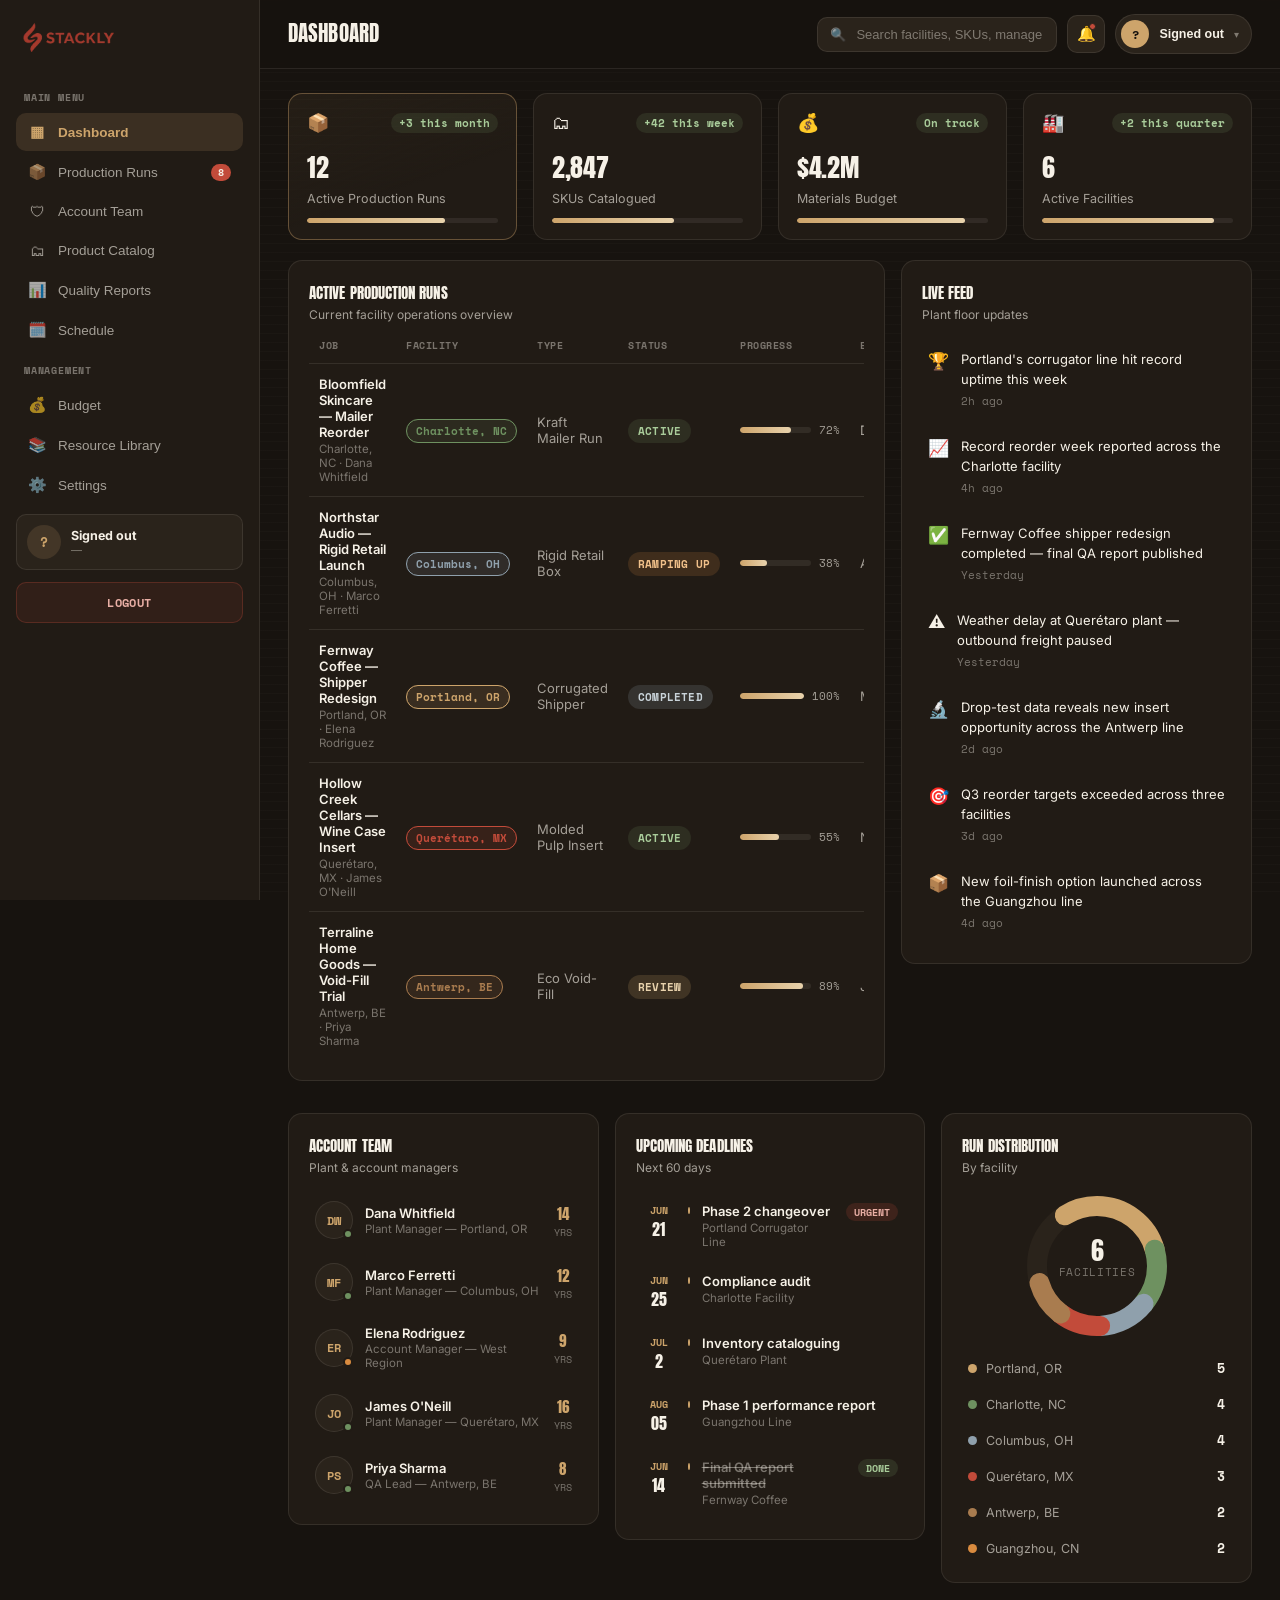
<file: dashboard.html>
<!DOCTYPE html>
<html lang="en">
<head>
  <meta charset="UTF-8" />
  <meta name="viewport" content="width=device-width, initial-scale=1.0" />
  <title>Pulp &amp; Press Partner Console</title>
  <link rel="preconnect" href="https://fonts.googleapis.com" />
  <link rel="preconnect" href="https://fonts.gstatic.com" crossorigin>
  <link href="https://fonts.googleapis.com/css2?family=Anton&family=Space+Mono:wght@400;700&family=Inter:wght@400;500;600;700;800&display=swap" rel="stylesheet" />
  <style>
    * { box-sizing: border-box; margin: 0; }
    body {
      font-family: 'Inter', -apple-system, BlinkMacSystemFont, sans-serif;
      background: #17130F;
      color: #F6F1E7;
      -webkit-font-smoothing: antialiased;
    }
    :root {
      --bg: #17130F;
      --surface: #211B15;
      --surface-2: #2A231B;
      --border: rgba(246,241,231,0.09);
      --text: #F6F1E7;
      --text-dim: rgba(246,241,231,0.62);
      --text-dimmer: rgba(246,241,231,0.42);
      --accent: #CDA46B;
      --accent-soft: rgba(205,164,107,0.15);
      --stamp: #C24B3A;
      --stamp-soft: rgba(194,75,58,0.16);
      --green: #6E9160;
      --amber: #D98B3F;
      --red: #C24B3A;
      --slate: #8FA0AC;
      --display: 'Anton','Arial Narrow',sans-serif;
      --mono: 'Space Mono', monospace;
      --ease: cubic-bezier(.22,1,.36,1);
    }
    @media (prefers-reduced-motion: reduce){
      *,*::before,*::after{ animation-duration:.001ms !important; animation-iteration-count:1 !important; transition-duration:.001ms !important; }
    }
    ::selection{ background:var(--stamp); color:var(--text); }
    .dashboard-root { display: flex; min-height: 100vh; width: 100%; max-width: 100vw; position:relative; }
    .dashboard-root::before{
      content:""; position:fixed; inset:0; z-index:0; pointer-events:none;
      background-image:repeating-linear-gradient(180deg, rgba(246,241,231,.02) 0px, rgba(246,241,231,.02) 1px, transparent 1px, transparent 9px);
    }
    .sidebar-overlay {
      position: fixed; inset: 0; background: rgba(0,0,0,0.55);
      z-index: 40; display: none;
    }
    .sidebar-overlay.show { display: block; animation: fadeIn .25s var(--ease); }
    @keyframes fadeIn{ from{ opacity:0; } to{ opacity:1; } }
    .sidebar {
      width: 260px; flex-shrink: 0; background: var(--surface);
      border-right: 1px solid var(--border); display: flex; flex-direction: column;
      padding: 20px 16px 16px; position: fixed; left: 0; top: 0;
      height: 100vh; overflow-y: auto; z-index: 30;
    }
    .sidebar-header {
      display: flex; align-items: center; justify-content: space-between;
      margin-bottom: 22px; padding: 0 4px;
    }
    .brand { display: flex; align-items: center; gap: 10px; min-width: 0; }
    .brand-logo-slot { height: 34px; display: flex; align-items: center; gap:9px; flex-shrink: 0; }
    .brand-logo-img { height: 30px; width: auto; max-width: 170px; object-fit: contain; display: block; }
    .brand-logo-fallback {
      width: 30px; height: 30px; border-radius: 8px;
      border: 1px dashed rgba(205,164,107,0.5); color: var(--accent);
      align-items: center; justify-content: center; display: none; flex-shrink:0;
    }
    .brand-wordmark{ font-family:var(--display); font-size:15px; text-transform:uppercase; letter-spacing:.01em; color:var(--text); }
    .brand-wordmark em{ font-style:normal; color:var(--stamp); }
    .close-btn {
      display: none; background: none; border: none; color: var(--text-dim);
      font-size: 18px; padding: 4px 8px; cursor:pointer;
    }
    .sidebar-section-label {
      font-family:var(--mono);
      font-size: 10px; font-weight: 700; letter-spacing: 0.08em;
      color: var(--text-dimmer); text-transform: uppercase;
      margin: 14px 8px 8px;
    }
    .sidebar-nav { display: flex; flex-direction: column; gap: 2px; }
    .nav-item {
      display: flex; align-items: center; gap: 12px;
      background: none; border: none; width: 100%;
      padding: 10px 12px; border-radius: 10px;
      color: var(--text-dim); font-size: 13.5px; font-weight: 500;
      text-align: left; transition: background .2s ease, color .2s ease, transform .2s ease;
      position: relative; cursor:pointer;
    }
    .nav-item:hover { background: rgba(246,241,231,0.045); color: var(--text); transform:translateX(2px); }
    .nav-item.nav-active { background: var(--accent-soft); color: var(--accent); font-weight: 600; }
    .nav-icon { font-size: 15px; width: 18px; text-align: center; flex-shrink: 0; }
    .nav-badge { margin-left: auto; background: var(--stamp); color: #F6F1E7; font-family:var(--mono); font-size: 10px; font-weight: 700; padding: 1px 7px; border-radius: 999px; }
    .sidebar-user {
      display: flex; align-items: center; gap: 10px;
      padding: 10px; margin-top: 10px; margin-bottom: 4px;
      border-radius: 10px; background: var(--surface-2); border: 1px solid var(--border);
    }
    .sidebar-user-avatar {
      width: 34px; height: 34px; border-radius: 50%; flex-shrink: 0;
      background: var(--accent-soft); color: var(--accent);
      display: flex; align-items: center; justify-content: center;
      font-family:var(--mono); font-size: 13px; font-weight: 800; text-transform: uppercase;
    }
    .sidebar-user-info { min-width: 0; flex: 1; }
    .sidebar-user-name { font-size: 12.5px; font-weight: 700; color: var(--text); overflow: hidden; text-overflow: ellipsis; white-space: nowrap; }
    .sidebar-user-email { font-size: 11px; color: var(--text-dimmer); overflow: hidden; text-overflow: ellipsis; white-space: nowrap; }
    .logout-full-btn {
      margin-top: 8px; width: 100%; padding: 11px; border-radius: 10px;
      background: rgba(194,75,58,0.1); border: 1px solid rgba(194,75,58,0.28);
      color: #E9AFA5; font-family:var(--mono); font-size: 12px; font-weight: 700; letter-spacing:.03em; text-transform:uppercase;
      display: flex; align-items: center; justify-content: center; gap: 8px;
      transition: background .2s ease; text-decoration: none; cursor: pointer;
    }
    .logout-full-btn:hover { background: rgba(194,75,58,0.2); }
    .main-content { flex: 1; min-width: 0; max-width: 100%; display: flex; flex-direction: column; margin-left: 260px; position:relative; z-index:1; }

    /* ============================================================
       TOPBAR — always a single row: hamburger+title on the left,
       search / bell / user always inline on the right, at every
       breakpoint (including iPhone SE up through 14/15/16 Pro Max).
       We never let this row wrap; instead each piece shrinks in a
       controlled way as the viewport narrows.
       ============================================================ */
    .topbar {
      position: sticky; top: 0; z-index: 25;
      display: flex; align-items: center; justify-content: space-between;
      gap: 12px; padding: 14px 28px;
      background: rgba(23,19,15,0.92); backdrop-filter: blur(10px); -webkit-backdrop-filter: blur(10px);
      border-bottom: 1px solid var(--border);
      flex-wrap: nowrap;
    }
    .topbar-left { display: flex; align-items: center; gap: 14px; min-width: 0; flex: 1 1 auto; overflow: hidden; }
    .hamburger {
      display: none; flex-direction: column; justify-content: center; gap: 4px;
      width: 38px; height: 38px; border-radius: 9px;
      background: var(--surface-2); border: 1px solid var(--border);
      align-items: center; flex-shrink: 0; cursor:pointer;
    }
    .hamburger span { width: 16px; height: 2px; background: var(--text); border-radius: 2px; }
    .page-title { min-width: 0; overflow: hidden; }
    .page-title h1 { font-family:var(--display); text-transform:uppercase; letter-spacing:.005em; font-size: 21px; font-weight: 400; margin: 0; white-space: nowrap; overflow: hidden; text-overflow: ellipsis; }
    .page-title p { font-size: 12.5px; color: var(--text-dim); margin: 3px 0 0; white-space: nowrap; overflow: hidden; text-overflow: ellipsis; }
    .topbar-right { display: flex; align-items: center; gap: 10px; flex-shrink: 0; }
    .search-box { display: flex; align-items: center; gap: 8px; background: var(--surface-2); border: 1px solid var(--border); border-radius: 10px; padding: 8px 12px; min-width: 0; flex-shrink: 0; transition: padding .2s ease; }
    .search-box input { background: none; border: none; outline: none; color: var(--text); font-size: 13px; width: 190px; max-width: 100%; min-width: 0; }
    .search-box input::placeholder { color: var(--text-dimmer); }
    .search-icon { font-size: 13px; opacity: 0.7; flex-shrink: 0; }
    .icon-btn {
      position: relative; width: 38px; height: 38px; border-radius: 10px;
      background: var(--surface-2); border: 1px solid var(--border);
      display: flex; align-items: center; justify-content: center; font-size: 15px;
      flex-shrink: 0; cursor:pointer; transition:border-color .2s ease, transform .2s ease;
    }
    .icon-btn:hover{ border-color: rgba(205,164,107,0.4); transform:translateY(-1px); }
    .notif-dot {
      position: absolute; top: 7px; right: 8px; width: 7px; height: 7px;
      border-radius: 50%; background: var(--red); border: 1.5px solid var(--surface-2);
      animation: notifPulse 2.2s ease-in-out infinite;
    }
    @keyframes notifPulse{ 0%,100%{ box-shadow:0 0 0 0 rgba(194,75,58,.5); } 50%{ box-shadow:0 0 0 4px rgba(194,75,58,0); } }
    .topbar-user { position: relative; flex-shrink: 0; }
    .topbar-user-btn {
      display: flex; align-items: center; gap: 10px;
      background: var(--surface-2); border: 1px solid var(--border);
      border-radius: 999px; padding: 5px 12px 5px 5px;
      transition: border-color .2s ease; cursor:pointer;
    }
    .topbar-user-btn:hover { border-color: rgba(205,164,107,0.4); }
    .topbar-user-avatar {
      width: 28px; height: 28px; border-radius: 50%; flex-shrink: 0;
      background: var(--accent); color: #17130F;
      display: flex; align-items: center; justify-content: center;
      font-family:var(--mono); font-size: 12px; font-weight: 800; text-transform: uppercase;
    }
    .topbar-user-name { font-size: 12.5px; font-weight: 700; color: var(--text); max-width: 130px; overflow: hidden; text-overflow: ellipsis; white-space: nowrap; }
    .topbar-user-caret { font-size: 10px; color: var(--text-dimmer); }
    .topbar-user-menu {
      position: absolute; top: calc(100% + 10px); right: 0; width: 230px;
      background: var(--surface-2); border: 1px solid var(--border);
      border-radius: 12px; padding: 8px;
      box-shadow: 0 18px 40px rgba(0,0,0,0.4);
      opacity: 0; visibility: hidden; transform: translateY(-6px);
      transition: opacity .2s var(--ease), transform .2s var(--ease), visibility .2s ease;
      z-index: 60;
      max-width: calc(100vw - 24px);
    }
    .topbar-user.open .topbar-user-menu { opacity: 1; visibility: visible; transform: translateY(0); }
    .topbar-user-menu-email { padding: 8px 10px 10px; border-bottom: 1px solid var(--border); margin-bottom: 6px; }
    .topbar-user-menu-email .label { font-family:var(--mono); font-size: 10px; font-weight: 700; color: var(--text-dimmer); text-transform: uppercase; letter-spacing: .05em; }
    .topbar-user-menu-email .value { font-size: 12.5px; font-weight: 600; color: var(--text); margin-top: 2px; word-break: break-all; }
    .topbar-user-menu-item {
      display: flex; align-items: center; gap: 9px; width: 100%;
      padding: 9px 10px; border-radius: 8px;
      background: none; border: none; text-align: left;
      font-size: 12.5px; font-weight: 600; color: var(--text-dim);
      transition: background .15s ease, color .15s ease; cursor:pointer;
    }
    .topbar-user-menu-item:hover { background: rgba(246,241,231,0.05); color: var(--text); }
    .topbar-user-menu-item.danger:hover { background: rgba(194,75,58,0.16); color: #E9AFA5; }

    .content-area { padding: 24px 28px 48px; min-width: 0; max-width: 100%; overflow-x: hidden; }
    .stats-grid { display: grid; grid-template-columns: repeat(4, minmax(0,1fr)); gap: 16px; margin-bottom: 20px; }
    .stat-card {
      background: var(--surface); border: 1px solid var(--border);
      border-radius: 14px; padding: 18px 18px 16px; min-width: 0;
      transition: border-color .2s ease, transform .2s ease;
      opacity:0; transform:translateY(14px); animation: cardPop .5s var(--ease) forwards;
    }
    .stats-grid .stat-card:nth-child(1){ animation-delay:.03s; }
    .stats-grid .stat-card:nth-child(2){ animation-delay:.09s; }
    .stats-grid .stat-card:nth-child(3){ animation-delay:.15s; }
    .stats-grid .stat-card:nth-child(4){ animation-delay:.21s; }
    @keyframes cardPop{ to{ opacity:1; transform:translateY(0); } }
    .stat-card:hover { border-color: rgba(205,164,107,0.4); transform: translateY(-3px); }
    .stat-accent { border-color: rgba(205,164,107,0.4); background: linear-gradient(160deg, rgba(205,164,107,0.08), var(--surface) 60%); }
    .stat-top { display: flex; justify-content: space-between; align-items: center; margin-bottom: 14px; }
    .stat-icon { font-size: 18px; }
    .stat-delta { font-family:var(--mono); font-size: 10.5px; font-weight: 700; padding: 2px 8px; border-radius: 999px; }
    .stat-delta.up { color: #A9CC9A; background: rgba(110,145,96,0.16); }
    .stat-value { font-family:var(--display); font-size: 26px; font-weight:400; letter-spacing: -0.01em; }
    .stat-label { font-size: 12.5px; color: var(--text-dim); margin-top: 4px; }
    .stat-bar { height: 5px; background: rgba(246,241,231,0.07); border-radius: 999px; margin-top: 12px; overflow: hidden; }
    .stat-bar-fill { height: 100%; width:0; background: linear-gradient(90deg, var(--accent), #E8D2AC); border-radius: 999px; transition: width 1.1s var(--ease) .3s; }
    .mid-grid { display: grid; grid-template-columns: 1.7fr 1fr; gap: 16px; margin-bottom: 16px; align-items: start; }
    .bottom-grid { display: grid; grid-template-columns: 1fr 1fr 1fr; gap: 16px; align-items: start; }
    .card {
      background: var(--surface); border: 1px solid var(--border);
      border-radius: 14px; padding: 20px; margin-bottom: 16px; min-width: 0;
      opacity:0; transform:translateY(14px); animation: cardPop .5s var(--ease) .1s forwards;
    }
    .card-header { display: flex; justify-content: space-between; align-items: flex-start; gap: 12px; margin-bottom: 16px; flex-wrap: wrap; }
    .card-title { font-family:var(--display); text-transform:uppercase; letter-spacing:.005em; font-size: 15px; font-weight: 400; margin: 0; }
    .card-sub { font-size: 12px; color: var(--text-dim); margin: 3px 0 0; }
    .table-wrapper { overflow-x: auto; max-width: 100%; -webkit-overflow-scrolling: touch; }
    .runs-table { width: 100%; border-collapse: collapse; min-width: 640px; }
    .runs-table th {
      text-align: left; font-family:var(--mono); font-size: 10px; font-weight: 700; text-transform: uppercase;
      letter-spacing: 0.05em; color: var(--text-dimmer);
      padding: 0 10px 10px; border-bottom: 1px solid var(--border);
    }
    .runs-table td { padding: 12px 10px; border-bottom: 1px solid var(--border); font-size: 13px; vertical-align: middle; }
    .runs-table tr:last-child td { border-bottom: none; }
    .runs-table tbody tr { transition: background .15s ease; cursor:pointer; }
    .runs-table tbody tr:hover { background: rgba(246,241,231,0.025); }
    .t-name { font-weight: 600; font-size: 13px; }
    .t-sub { font-size: 11.5px; color: var(--text-dimmer); margin-top: 2px; }
    .type-col { color: var(--text-dim); }
    .date-col { color: var(--text-dim); white-space: nowrap; }
    .budget-col { font-weight: 700; white-space: nowrap; font-family:var(--mono); font-size:12.5px; }
    .region-tag { font-family:var(--mono); font-size: 10.5px; font-weight: 700; padding: 3px 9px; border-radius: 999px; border: 1px solid; white-space: nowrap; }
    .status-badge { font-family:var(--mono); font-size: 10.5px; font-weight: 700; padding: 4px 10px; border-radius: 999px; white-space: nowrap; text-transform:uppercase; letter-spacing:.02em; }
    .status-active { background: rgba(110,145,96,0.16); color: #A9CC9A; }
    .status-field { background: rgba(217,139,63,0.16); color: #F0C08A; }
    .status-complete { background: rgba(143,160,172,0.18); color: #C9D3D9; }
    .status-review { background: rgba(205,164,107,0.18); color: #E8D2AC; }
    .progress-wrap { display: flex; align-items: center; gap: 8px; min-width: 100px; }
    .progress-bar { flex: 1; height: 6px; background: rgba(246,241,231,0.08); border-radius: 999px; overflow: hidden; }
    .progress-fill { height: 100%; width:0; background: linear-gradient(90deg, var(--accent), #E8D2AC); border-radius: 999px; transition:width 1s var(--ease) .2s; }
    .progress-pct { font-family:var(--mono); font-size: 11px; color: var(--text-dim); flex-shrink: 0; }
    .activity-list { display: flex; flex-direction: column; gap: 4px; padding: 0; margin: 0; }
    .activity-item { display: flex; align-items: flex-start; gap: 12px; padding: 12px 6px; border-radius: 10px; transition: background .15s ease; cursor:pointer; }
    .activity-item:hover { background: rgba(246,241,231,0.03); }
    .act-icon { font-size: 17px; flex-shrink: 0; line-height: 1.4; }
    .act-body { flex: 1; min-width: 0; }
    .act-text { font-size: 13px; margin: 0; line-height: 1.5; word-wrap: break-word; }
    .act-time { font-family:var(--mono); font-size: 11px; color: var(--text-dimmer); margin-top: 4px; display: block; }
    .team-list { display: flex; flex-direction: column; gap: 4px; padding: 0; margin: 0; }
    .team-item { display: flex; align-items: center; gap: 12px; padding: 10px 6px; border-radius: 10px; transition: background .15s ease; cursor:pointer; }
    .team-item:hover { background: rgba(246,241,231,0.03); }
    .member-avatar {
      position: relative; width: 38px; height: 38px; border-radius: 50%;
      background: var(--surface-2); border: 1px solid var(--border);
      display: flex; align-items: center; justify-content: center;
      font-family:var(--mono); font-size: 12px; font-weight: 700; color: var(--accent); flex-shrink: 0;
    }
    .online-dot { position: absolute; bottom: -1px; right: -1px; width: 10px; height: 10px; border-radius: 50%; border: 2px solid var(--surface); }
    .dot-active { background: var(--green); }
    .dot-away { background: var(--amber); }
    .member-info { flex: 1; min-width: 0; }
    .member-name { font-size: 13px; font-weight: 600; }
    .member-role { font-size: 11.5px; color: var(--text-dimmer); margin-top: 1px; }
    .member-projects { text-align: center; flex-shrink: 0; }
    .proj-count { display: block; font-family:var(--display); font-size: 15px; color: var(--accent); }
    .proj-label { display: block; font-family:var(--mono); font-size: 9.5px; color: var(--text-dimmer); text-transform:uppercase; }
    .milestone-list { display: flex; flex-direction: column; padding: 0; margin: 0; }
    .milestone-item { display: flex; align-items: flex-start; gap: 12px; padding: 12px 6px; border-radius: 10px; position: relative; transition: background .15s ease; cursor:pointer; }
    .milestone-item:hover { background: rgba(246,241,231,0.03); }
    .ms-date { width: 34px; flex-shrink: 0; text-align: center; }
    .ms-date span { display: block; }
    .ms-date span:first-child { font-family:var(--mono); font-size: 9.5px; font-weight: 700; color: var(--accent); text-transform: uppercase; }
    .ms-date span:last-child { font-family:var(--display); font-size: 16px; }
    .ms-line { width: 2px; align-self: stretch; display: flex; justify-content: center; flex-shrink: 0; }
    .ms-dot { width: 7px; height: 7px; border-radius: 50%; background: var(--accent); margin-top: 4px; }
    .ms-body { flex: 1; min-width: 0; }
    .ms-event { font-size: 13px; font-weight: 600; }
    .ms-project { font-size: 11.5px; color: var(--text-dimmer); margin-top: 2px; }
    .ms-tag { font-family:var(--mono); font-size: 9.5px; font-weight: 700; padding: 2px 8px; border-radius: 999px; background: rgba(194,75,58,0.18); color: #E9AFA5; flex-shrink: 0; align-self: flex-start; text-transform:uppercase; }
    .ms-done-tag { background: rgba(110,145,96,0.18); color: #A9CC9A; }
    .ms-done .ms-event { text-decoration: line-through; color: var(--text-dimmer); }
    .donut-chart { display: flex; justify-content: center; margin: 6px 0 14px; cursor:pointer; }
    .donut-svg { width: 150px; height: 150px; max-width: 100%; }
    .donut-svg circle[stroke-dasharray] { stroke-dasharray: 0 212; transition: stroke-dasharray 1.2s var(--ease) .2s; }
    .donut-svg.drawn circle:nth-child(2) { stroke-dasharray: 62 212; }
    .donut-svg.drawn circle:nth-child(3) { stroke-dasharray: 46 212; }
    .donut-svg.drawn circle:nth-child(4) { stroke-dasharray: 40 212; }
    .donut-svg.drawn circle:nth-child(5) { stroke-dasharray: 34 212; }
    .donut-svg.drawn circle:nth-child(6) { stroke-dasharray: 30 212; }
    .donut-num { font-family:var(--display); font-size: 21px; fill: var(--text); }
    .donut-label { font-family:var(--mono); font-size: 8.5px; fill: var(--text-dimmer); text-transform: uppercase; letter-spacing: 0.06em; }
    .legend-list { display: flex; flex-direction: column; gap: 9px; padding: 0; margin: 0; }
    .legend-item { display: flex; align-items: center; gap: 9px; padding: 4px 6px; border-radius: 8px; cursor:pointer; }
    .legend-item:hover { background: rgba(246,241,231,0.03); }
    .legend-dot { width: 9px; height: 9px; border-radius: 50%; flex-shrink: 0; }
    .legend-label { flex: 1; font-size: 12.5px; color: var(--text-dim); }
    .legend-count { font-family:var(--mono); font-size: 12.5px; font-weight: 700; }
    .btn-outline {
      background: none; border: 1px solid var(--border); color: var(--text-dim);
      padding: 7px 14px; border-radius: 999px; font-family:var(--mono); font-size: 11.5px; font-weight: 700; letter-spacing:.02em;
      transition: border-color .2s ease, color .2s ease, transform .2s ease; cursor:pointer;
    }
    .btn-outline:hover { border-color: rgba(246,241,231,0.28); color: var(--text); transform:translateY(-1px); }
    .btn-active { border-color: var(--accent) !important; color: var(--accent) !important; }
    .team-grid { display: grid; grid-template-columns: repeat(3, minmax(0,1fr)); gap: 14px; }
    .team-card {
      background: var(--surface-2); border: 1px solid var(--border); border-radius: 14px;
      padding: 16px; cursor: pointer; min-width: 0; transition: border-color .2s ease, transform .2s ease;
    }
    .team-card:hover{ border-color: rgba(205,164,107,0.4); transform:translateY(-3px); }
    .research-card {
      background: var(--surface-2); border: 1px solid var(--border); border-radius: 12px;
      padding: 16px; cursor: pointer; min-width: 0; transition: border-color .2s ease, transform .2s ease;
    }
    .research-card:hover{ border-color: rgba(205,164,107,0.4); transform:translateY(-2px); }
    .schedule-row {
      display: flex; align-items: center; gap: 14px; padding: 14px 10px; border-radius: 10px;
      cursor: pointer; transition: background .15s ease, transform .15s ease;
    }
    .schedule-row:hover{ background: rgba(246,241,231,0.03); transform:translateX(3px); }
    .evt-tag { font-family:var(--mono); font-size: 10px; font-weight: 700; padding: 3px 10px; border-radius: 999px; flex-shrink: 0; text-transform:uppercase; }
    .pub-grid { display: grid; grid-template-columns: repeat(3, minmax(0,1fr)); gap: 14px; }
    .pub-card {
      background: var(--surface-2); border: 1px solid var(--border); border-radius: 14px;
      padding: 18px; cursor: pointer; min-width: 0; transition: border-color .2s ease, transform .2s ease;
    }
    .pub-card:hover{ border-color: rgba(205,164,107,0.4); transform:translateY(-3px); }
    .toggle-switch { width: 42px; height: 24px; border-radius: 999px; cursor: pointer; position: relative; flex-shrink: 0; transition: background .3s ease; }
    .toggle-knob { position: absolute; top: 3px; width: 18px; height: 18px; border-radius: 50%; background: #fff; box-shadow: 0 1px 4px rgba(0,0,0,0.3); transition: left .3s var(--ease); }
    select.pref-select { background: var(--surface-2); border: 1px solid var(--border); color: var(--text); border-radius: 8px; padding: 7px 12px; font-size: 13px; outline: none; font-family:inherit; }

    @media (max-width: 1200px) { .mid-grid { grid-template-columns: 1fr; } .bottom-grid { grid-template-columns: 1fr 1fr; } }

    @media (max-width: 1024px) {
      .sidebar { z-index: 50; transform: translateX(-100%); transition: transform .35s var(--ease); will-change: transform; }
      .sidebar.sidebar-open { transform: translateX(0); }
      .main-content { margin-left: 0; }
      .close-btn { display: block; }
      .hamburger { display: flex; }
      .stats-grid { grid-template-columns: repeat(2, minmax(0,1fr)); }
      .team-grid { grid-template-columns: repeat(2, minmax(0,1fr)); }
      .pub-grid { grid-template-columns: repeat(2, minmax(0,1fr)); }
    }

    /* Below this point: the topbar's three right-hand controls
       (search, bell, avatar) progressively tighten so they always
       sit on the same row as the hamburger + page title. */
    @media (max-width: 720px) {
      .bottom-grid { grid-template-columns: 1fr; }
      .stats-grid { grid-template-columns: 1fr 1fr; gap: 12px; }
      .content-area { padding: 18px 16px 40px; }
      .topbar { padding: 12px 16px; gap: 8px; }
      .topbar-left { gap: 10px; }
      .topbar-right { gap: 8px; }
      .search-box input { width: 100px; }
      .team-grid { grid-template-columns: 1fr; }
      .pub-grid { grid-template-columns: 1fr; }
      .topbar-user-name { display: none; }
      .topbar-user-btn { padding: 5px; }
      .topbar-user-caret { display: none; }
    }
    @media (max-width: 480px) {
      .stats-grid { grid-template-columns: 1fr; }
      .stat-card { padding: 14px; }
      .stat-value { font-size: 22px; }
      .card { padding: 14px; }
      .page-title h1 { font-size: 16px; }
      .page-title p { font-size: 11.5px; }
      .topbar { padding: 10px 12px; gap: 6px; }
      .hamburger { width: 34px; height: 34px; }
      .icon-btn { width: 34px; height: 34px; font-size: 14px; }
      .search-box { padding: 7px 9px; gap: 6px; }
      .search-box input { width: 64px; font-size: 12px; }
      .topbar-user-avatar { width: 26px; height: 26px; font-size: 11px; }
    }
    @media (max-width: 400px) {
      .topbar { padding: 10px 10px; gap: 5px; }
      .topbar-left { gap: 8px; }
      .topbar-right { gap: 6px; }
      .page-title h1 { font-size: 15px; }
      .page-title p { display: none; }
      .search-box { padding: 6px 8px; }
      .search-box input { width: 40px; font-size: 11.5px; }
      .search-box input::placeholder { content: ""; }
      .content-area { padding: 14px 12px 32px; }
      .stat-card { padding: 12px; }
      .sidebar { width: 84%; max-width: 300px; }
    }
    @media (max-width: 340px) {
      /* Extreme-narrow fallback: drop the search input's typed
         text area but keep the icon so the row never breaks. */
      .search-box input { width: 0; padding: 0; }
    }
  </style>
</head>
<body>
<div class="dashboard-root">
  <div class="sidebar-overlay" id="sidebar-overlay"></div>
  <aside class="sidebar" id="sidebar">
    <div class="sidebar-header">
      <div class="brand">
        <span class="brand-logo-slot">
          <img id="brand-logo-img" src="./Assets/Stacklyimg4.webp" alt="" class="brand-logo-img"
               onerror="this.onerror=null;this.style.display='none';document.getElementById('brand-logo-fallback').style.display='flex';document.getElementById('brand-wordmark').style.display='block';">
          <svg id="brand-logo-fallback" class="brand-logo-fallback" viewBox="0 0 32 32" fill="none" style="display:none;"><rect x="4" y="12" width="24" height="16" rx="1.5" fill="#B9895A" stroke="#F6F1E7" stroke-width="1.4"/><path d="M4 12L16 5L28 12" stroke="#F6F1E7" stroke-width="1.4" stroke-linejoin="round" fill="#E8D2AC"/></svg>
          <span id="brand-wordmark" class="brand-wordmark" style="display:none;">Pulp&nbsp;<em>&amp;</em>&nbsp;Press</span>
        </span>
      </div>
      <button class="close-btn" id="close-sidebar-btn" aria-label="Close sidebar">✕</button>
    </div>
    <div class="sidebar-section-label">Main menu</div>
    <nav class="sidebar-nav" id="nav-main"></nav>
    <div class="sidebar-section-label">Management</div>
    <nav class="sidebar-nav" id="nav-management"></nav>

    <div class="sidebar-user" id="sidebar-user">
      <div class="sidebar-user-avatar" id="sidebar-user-avatar">–</div>
      <div class="sidebar-user-info">
        <div class="sidebar-user-name" id="sidebar-user-name">Signed out</div>
        <div class="sidebar-user-email" id="sidebar-user-email">—</div>
      </div>
    </div>
    <button class="logout-full-btn" id="logout-btn">Logout</button>
  </aside>
  <main class="main-content">
    <header class="topbar" id="topbar">
      <div class="topbar-left">
        <button class="hamburger" id="hamburger-btn" aria-label="Open menu"><span></span><span></span><span></span></button>
        <div class="page-title">
          <h1 id="page-title-text">Dashboard</h1>
          <p id="page-sub-text"></p>
        </div>
      </div>
      <div class="topbar-right">
        <div class="search-box">
          <span class="search-icon">🔍</span>
          <input placeholder="Search facilities, SKUs, managers…">
        </div>
        <button class="icon-btn" id="notif-btn" aria-label="Notifications">🔔<span class="notif-dot"></span></button>

        <div class="topbar-user" id="topbar-user">
          <button class="topbar-user-btn" id="topbar-user-btn">
            <span class="topbar-user-avatar" id="topbar-user-avatar">–</span>
            <span class="topbar-user-name" id="topbar-user-name">Signed out</span>
            <span class="topbar-user-caret">▾</span>
          </button>
          <div class="topbar-user-menu" id="topbar-user-menu">
            <div class="topbar-user-menu-email">
              <div class="label">Email</div>
              <div class="value" id="topbar-user-email">—</div>
            </div>
            <button class="topbar-user-menu-item" data-nav="settings">⚙️ Settings</button>
            <button class="topbar-user-menu-item danger" id="topbar-logout-btn"> Logout</button>
          </div>
        </div>
      </div>
    </header>
    <div class="content-area" id="content-area"></div>
  </main>
</div>
<script>
  const facilityAccents = {
    "Portland, OR": "#CDA46B",
    "Charlotte, NC": "#6E9160",
    "Columbus, OH": "#8FA0AC",
    "Querétaro, MX": "#C24B3A",
    "Antwerp, BE": "#A97C4F",
    "Guangzhou, CN": "#D98B3F"
  };
  const productionRuns = [
    { id: 1, name: "Bloomfield Skincare — Mailer Reorder", facility: "Charlotte, NC", site: "Charlotte, NC", type: "Kraft Mailer Run", status: "Active", progress: 72, endDate: "Dec 2025", budget: "$128,000", manager: "Dana Whitfield" },
    { id: 2, name: "Northstar Audio — Rigid Retail Launch", facility: "Columbus, OH", site: "Columbus, OH", type: "Rigid Retail Box", status: "Ramping Up", progress: 38, endDate: "Aug 2025", budget: "$214,000", manager: "Marco Ferretti" },
    { id: 3, name: "Fernway Coffee — Shipper Redesign", facility: "Portland, OR", site: "Portland, OR", type: "Corrugated Shipper", status: "Completed", progress: 100, endDate: "Mar 2025", budget: "$96,000", manager: "Elena Rodriguez" },
    { id: 4, name: "Hollow Creek Cellars — Wine Case Insert", facility: "Querétaro, MX", site: "Querétaro, MX", type: "Molded Pulp Insert", status: "Active", progress: 55, endDate: "Nov 2025", budget: "$142,000", manager: "James O'Neill" },
    { id: 5, name: "Terraline Home Goods — Void-Fill Trial", facility: "Antwerp, BE", site: "Antwerp, BE", type: "Eco Void-Fill", status: "Review", progress: 89, endDate: "Jul 2025", budget: "$58,000", manager: "Priya Sharma" },
    { id: 6, name: "Solace Cosmetics — Foil Retail Box", facility: "Guangzhou, CN", site: "Guangzhou, CN", type: "Custom Print & Finish", status: "Active", progress: 61, endDate: "Oct 2025", budget: "$187,000", manager: "Ana Flores" },
    { id: 7, name: "Meridian Outfitters — Shipper Scale-Up", facility: "Columbus, OH", site: "Columbus, OH", type: "Corrugated Shipper", status: "Ramping Up", progress: 45, endDate: "Sep 2025", budget: "$203,000", manager: "Marco Ferretti" },
    { id: 8, name: "Driftwood Candle Co. — Mailer Pilot", facility: "Portland, OR", site: "Portland, OR", type: "Kraft Mailer Run", status: "Active", progress: 28, endDate: "Nov 2025", budget: "$71,000", manager: "Dana Whitfield" }
  ];
  const accountTeam = [
    { name: "Dana Whitfield", role: "Plant Manager — Portland, OR", experience: 14, avatar: "DW", status: "active", projects: 3, speciality: "Corrugate Scheduling & Capacity", email: "d.whitfield@pulpandpress.com" },
    { name: "Marco Ferretti", role: "Plant Manager — Columbus, OH", experience: 12, avatar: "MF", status: "active", projects: 2, speciality: "Rigid Box Tooling", email: "m.ferretti@pulpandpress.com" },
    { name: "Elena Rodriguez", role: "Account Manager — West Region", experience: 9, avatar: "ER", status: "away", projects: 2, speciality: "New Client Onboarding", email: "e.rodriguez@pulpandpress.com" },
    { name: "James O'Neill", role: "Plant Manager — Querétaro, MX", experience: 16, avatar: "JO", status: "active", projects: 2, speciality: "Molded Pulp & Insert Tooling", email: "j.oneill@pulpandpress.com" },
    { name: "Priya Sharma", role: "QA Lead — Antwerp, BE", experience: 8, avatar: "PS", status: "active", projects: 1, speciality: "Compliance & Void-Fill Testing", email: "p.sharma@pulpandpress.com" },
    { name: "Ana Flores", role: "Print & Finishing Lead — Guangzhou, CN", experience: 7, avatar: "AF", status: "active", projects: 1, speciality: "Foil & Spot-UV Finishing", email: "a.flores@pulpandpress.com" },
    { name: "Nikos Papadopoulos", role: "Account Manager — East Region", experience: 11, avatar: "NP", status: "active", projects: 2, speciality: "Client Retention & Reorders", email: "n.papadopoulos@pulpandpress.com" }
  ];
  const productCatalog = [
    { id: "SKU-001", name: "Corrugated Shipper 12x9x6", facility: "Portland, OR", category: "Corrugated", date: "Jan 2023", stock: "Excellent", status: "Bestseller" },
    { id: "SKU-002", name: "Kraft Mailer #2", facility: "Charlotte, NC", category: "Kraft", date: "Jun 2023", stock: "Good", status: "Active" },
    { id: "SKU-003", name: "Molded Pulp 6-Bottle Insert", facility: "Querétaro, MX", category: "Insert", date: "Mar 2024", stock: "Low Stock", status: "Retooled" },
    { id: "SKU-004", name: "Rigid Retail Box — Foil Logo", facility: "Guangzhou, CN", category: "Rigid", date: "Sep 2023", stock: "Excellent", status: "Bestseller" },
    { id: "SKU-005", name: "Eco Void-Fill Crinkle Paper", facility: "Antwerp, BE", category: "Void-Fill", date: "Nov 2024", stock: "Good", status: "Active" },
    { id: "SKU-006", name: "Custom Printed Wine Case", facility: "Querétaro, MX", category: "Corrugated", date: "Feb 2022", stock: "Good", status: "Active" },
    { id: "SKU-007", name: "Honeycomb Protective Wrap", facility: "Columbus, OH", category: "Insert", date: "Dec 2024", stock: "Excellent", status: "Featured" },
    { id: "SKU-008", name: "Twist-Handle Kraft Bag", facility: "Charlotte, NC", category: "Kraft", date: "Jul 2024", stock: "Good", status: "Active" }
  ];
  const qualityReports = [
    { title: "Edge Crush Test Results — Q2 Corrugate Batch", authors: "Whitfield, D. et al.", journal: "Pulp & Press QA Bulletin", year: 2025, status: "Published", reads: 12 },
    { title: "Cushioning Performance of Molded Pulp vs Foam Inserts", authors: "O'Neill, J., Reyes, M.", journal: "Packaging Materials Review", year: 2025, status: "Published", reads: 7 },
    { title: "Reorder Retention After Mailer Redesign: A Client Study", authors: "Whitfield, D. et al.", journal: "Direct-to-Consumer Packaging Journal", year: 2025, status: "In Review", reads: 0 },
    { title: "Dim-Weight Savings from Right-Sized Shippers", authors: "Sharma, P., Khan, R.", journal: "Pulp & Press QA Bulletin", year: 2024, status: "Published", reads: 31 },
    { title: "Drop-Test Failure Rates Across Facility Lines", authors: "Rodriguez, E., Flores, A.", journal: "Internal QA Report", year: 2024, status: "Published", reads: 44 },
    { title: "Foil & Spot-UV Durability in Transit: Early Indicators", authors: "Ferretti, M. et al.", journal: "European Print Papers", year: 2025, status: "In Draft", reads: 0 }
  ];
  const scheduleEvents = [
    { date: "Jun 21", event: "Portland line — Phase 2 corrugator changeover begins", site: "Portland, OR", type: "urgent" },
    { date: "Jun 25", event: "Charlotte facility — compliance audit", site: "Charlotte, NC", type: "normal" },
    { date: "Jul 2", event: "Querétaro plant — inventory cataloguing session", site: "Querétaro, MX", type: "normal" },
    { date: "Jul 10", event: "Team debrief: Fernway shipper rollout final report review", site: "Virtual", type: "meeting" },
    { date: "Jul 18", event: "Guangzhou — foil finish rollout survey", site: "Guangzhou, CN", type: "normal" },
    { date: "Aug 5", event: "Antwerp — void-fill trial final review", site: "Antwerp, BE", type: "normal" },
    { date: "Aug 14", event: "Annual plant managers' summit", site: "London, UK", type: "meeting" },
    { date: "Sep 1", event: "Columbus facility — operations resume after retool", site: "Columbus, OH", type: "normal" },
    { date: "Oct 15", event: "Guangzhou — phase 1 performance report deadline", site: "Guangzhou, CN", type: "urgent" }
  ];
  const budgetData = [
    { site: "Portland Corrugator Line", allocated: 450000, spent: 284000, facility: "Portland, OR" },
    { site: "Charlotte Kraft Mailer Line", allocated: 320000, spent: 108000, facility: "Charlotte, NC" },
    { site: "Fernway Shipper Redesign", allocated: 96000, spent: 96000, facility: "Portland, OR" },
    { site: "Querétaro Molded Pulp Tooling", allocated: 390000, spent: 201000, facility: "Querétaro, MX" },
    { site: "Antwerp Void-Fill Trial", allocated: 58000, spent: 51000, facility: "Antwerp, BE" },
    { site: "Guangzhou Foil Finishing Upgrade", allocated: 520000, spent: 298000, facility: "Guangzhou, CN" },
    { site: "Columbus Shipper Scale-Up", allocated: 310000, spent: 132000, facility: "Columbus, OH" }
  ];
  const resourceLibrary = [
    { title: "Pulp & Press Annual Sustainability Report 2024", type: "Annual Report", year: 2024, pages: 128, downloads: 3841 },
    { title: "Board Grade & Flute Selection Handbook", type: "Technical Manual", year: 2023, pages: 264, downloads: 7120 },
    { title: "Right-Sizing Playbook: A Dim-Weight Comparative Study", type: "Guide", year: 2024, pages: 312, downloads: 2450 },
    { title: "Kraft Mailer Design Field Guide", type: "Field Guide", year: 2025, pages: 96, downloads: 5633 },
    { title: "Compliance & Certification Guide (FSC / SFI)", type: "Compliance Guide", year: 2023, pages: 180, downloads: 1920 }
  ];
  const liveFeed = [
    { icon: "🏆", text: "Portland's corrugator line hit record uptime this week", time: "2h ago", type: "milestone" },
    { icon: "📈", text: "Record reorder week reported across the Charlotte facility", time: "4h ago", type: "performance" },
    { icon: "✅", text: "Fernway Coffee shipper redesign completed — final QA report published", time: "Yesterday", type: "complete" },
    { icon: "⚠️", text: "Weather delay at Querétaro plant — outbound freight paused", time: "Yesterday", type: "alert" },
    { icon: "🔬", text: "Drop-test data reveals new insert opportunity across the Antwerp line", time: "2d ago", type: "update" },
    { icon: "🎯", text: "Q3 reorder targets exceeded across three facilities", time: "3d ago", type: "milestone" },
    { icon: "📦", text: "New foil-finish option launched across the Guangzhou line", time: "4d ago", type: "update" }
  ];
  const navItems = [
    { icon: "▦", label: "Dashboard", id: "dashboard" },
    { icon: "📦", label: "Production Runs", id: "runs" },
    { icon: "🛡", label: "Account Team", id: "teams" },
    { icon: "🗂", label: "Product Catalog", id: "products" },
    { icon: "📊", label: "Quality Reports", id: "reports" },
    { icon: "🗓️", label: "Schedule", id: "schedule" },
    { icon: "💰", label: "Budget", id: "budget" },
    { icon: "📚", label: "Resource Library", id: "training" },
    { icon: "⚙️", label: "Settings", id: "settings" }
  ];
  const statusColors = { "Active": "status-active", "Ramping Up": "status-field", "Completed": "status-complete", "Review": "status-review" };
  const stockColor = { "Excellent": "#6E9160", "Good": "#D98B3F", "Low Stock": "#C24B3A" };
  const reportStatusColor = { "Published": "#6E9160", "In Review": "#D98B3F", "In Draft": "#8FA0AC" };
  const scheduleTypeColor = { urgent: "#C24B3A", normal: "#CDA46B", meeting: "#8FA0AC" };
  const pageMap = {
    dashboard: { title: "Dashboard", sub: "" },
    runs:      { title: "Production", sub: "" },
    teams:     { title: "Account", sub: "" },
    products:  { title: "Product", sub: "" },
    reports:   { title: "Quality", sub: "" },
    schedule:  { title: "Schedule", sub: "" },
    budget:    { title: "Budget", sub: "" },
    training:  { title: "Resource", sub: "" },
    settings:  { title: "Settings", sub: "" }
  };

  // =========================================================
  // SIGNED-IN USER — read whoever logged in (login.html can store
  // { email, role, name, loginTime } in localStorage) and reflect
  // it across the sidebar, topbar, and Settings page.
  // =========================================================
  function getCurrentUser() {
    try {
      const raw = localStorage.getItem('user');
      const isAuthenticated = localStorage.getItem('isAuthenticated') === 'true';
      if (!raw || !isAuthenticated) return null;
      return JSON.parse(raw);
    } catch (e) {
      return null;
    }
  }
  function usernameFromEmail(email) {
    if (!email) return '';
    return email.includes('@') ? email.split('@')[0] : email;
  }
  const currentUser = getCurrentUser();
  const currentEmail = currentUser ? (currentUser.email || '') : '';
  const currentUsername = currentUser ? usernameFromEmail(currentEmail) : '';
  const currentInitial = (currentUsername || currentEmail || '?').charAt(0).toUpperCase();

  function paintUserChrome() {
    const nameToShow = currentUsername || currentEmail || 'Signed out';
    document.getElementById('sidebar-user-avatar').textContent = currentInitial;
    document.getElementById('sidebar-user-name').textContent = nameToShow;
    document.getElementById('sidebar-user-email').textContent = currentEmail || '—';
    document.getElementById('topbar-user-avatar').textContent = currentInitial;
    document.getElementById('topbar-user-name').textContent = nameToShow;
    document.getElementById('topbar-user-email').textContent = currentEmail || '—';
  }
  function logout() {
    localStorage.removeItem('user');
    localStorage.removeItem('isAuthenticated');
    window.location.href = 'login.html';
  }

  let state = {
    activeNav: "dashboard",
    runFilter: "All",
    productSearch: "",
    settings: { notifications: true, emailDigest: false, darkMode: true, language: "English" }
  };

  function fmt(n) { return "$" + n.toLocaleString(); }
  function go404() { window.location.href = "404.html"; }

  function regionTag(facility) {
    const c = facilityAccents[facility] || "#CDA46B";
    return `<span class="region-tag" style="color:${c};border-color:${c};background:${c}22;">${facility}</span>`;
  }

  function animateStatBars(){
    requestAnimationFrame(() => {
      document.querySelectorAll('.stat-bar-fill, .progress-fill').forEach(el => {
        const target = el.getAttribute('data-w');
        if (target) el.style.width = target + '%';
      });
      const donut = document.querySelector('.donut-svg');
      if (donut) donut.classList.add('drawn');
    });
  }

  function renderDashboard() {
    const stats = [
      { icon: "📦", delta: "+3 this month", value: "12", label: "Active Production Runs", bar: 72, accent: true },
      { icon: "🗂", delta: "+42 this week", value: "2,847", label: "SKUs Catalogued", bar: 64 },
      { icon: "💰", delta: "On track", value: "$4.2M", label: "Materials Budget", bar: 88 },
      { icon: "🏭", delta: "+2 this quarter", value: "6", label: "Active Facilities", bar: 90 }
    ];
    const statsHtml = stats.map(s =>
      `<div class="stat-card ${s.accent ? "stat-accent" : ""}" onclick="go404()">
        <div class="stat-top"><span class="stat-icon">${s.icon}</span><span class="stat-delta up">${s.delta}</span></div>
        <div class="stat-value">${s.value}</div><div class="stat-label">${s.label}</div>
        <div class="stat-bar"><div class="stat-bar-fill" data-w="${s.bar}"></div></div>
      </div>`
    ).join("");

    const rows = productionRuns.slice(0, 5).map(t =>
      `<tr onclick="go404()">
        <td><div class="t-name">${t.name}</div><div class="t-sub">${t.site} · ${t.manager}</div></td>
        <td>${regionTag(t.facility)}</td>
        <td class="type-col">${t.type}</td>
        <td><span class="status-badge ${statusColors[t.status]}">${t.status}</span></td>
        <td><div class="progress-wrap"><div class="progress-bar"><div class="progress-fill" data-w="${t.progress}"></div></div><span class="progress-pct">${t.progress}%</span></div></td>
        <td class="date-col">${t.endDate}</td>
        <td class="budget-col">${t.budget}</td>
      </tr>`
    ).join("");

    const feedHtml = liveFeed.map(a =>
      `<li class="activity-item" onclick="go404()">
        <span class="act-icon">${a.icon}</span>
        <div class="act-body"><p class="act-text">${a.text}</p><span class="act-time">${a.time}</span></div>
      </li>`
    ).join("");

    const teamHtml = accountTeam.slice(0, 5).map(m =>
      `<li class="team-item" onclick="go404()">
        <div class="member-avatar">${m.avatar}<span class="online-dot dot-${m.status}"></span></div>
        <div class="member-info"><div class="member-name">${m.name}</div><div class="member-role">${m.role}</div></div>
        <div class="member-projects"><span class="proj-count">${m.experience}</span><span class="proj-label">yrs</span></div>
      </li>`
    ).join("");

    const milestones = [
      { site: "Portland Corrugator Line", event: "Phase 2 changeover", date: "Jun 21", done: false, urgent: true },
      { site: "Charlotte Facility", event: "Compliance audit", date: "Jun 25", done: false, urgent: false },
      { site: "Querétaro Plant", event: "Inventory cataloguing", date: "Jul 2", done: false, urgent: false },
      { site: "Guangzhou Line", event: "Phase 1 performance report", date: "Aug 05", done: false, urgent: false },
      { site: "Fernway Coffee", event: "Final QA report submitted", date: "Jun 14", done: true, urgent: false }
    ];
    const msHtml = milestones.map(m => {
      const parts = m.date.split(" ");
      return `<li class="milestone-item ${m.done ? "ms-done" : ""}" onclick="go404()">
        <div class="ms-date"><span>${parts[0]}</span><span>${parts[1]}</span></div>
        <div class="ms-line"><div class="ms-dot"></div></div>
        <div class="ms-body"><div class="ms-event">${m.event}</div><div class="ms-project">${m.site}</div></div>
        ${m.urgent ? '<span class="ms-tag">Urgent</span>' : ''}
        ${m.done ? '<span class="ms-tag ms-done-tag">Done</span>' : ''}
      </li>`;
    }).join("");

    const legend = [
      { color: "#CDA46B", label: "Portland, OR", count: 5 },
      { color: "#6E9160", label: "Charlotte, NC", count: 4 },
      { color: "#8FA0AC", label: "Columbus, OH", count: 4 },
      { color: "#C24B3A", label: "Querétaro, MX", count: 3 },
      { color: "#A97C4F", label: "Antwerp, BE", count: 2 },
      { color: "#D98B3F", label: "Guangzhou, CN", count: 2 }
    ];
    const legendHtml = legend.map(l =>
      `<li class="legend-item" onclick="go404()">
        <span class="legend-dot" style="background:${l.color}"></span>
        <span class="legend-label">${l.label}</span>
        <span class="legend-count">${l.count}</span>
      </li>`
    ).join("");

    return `
      <section class="stats-grid">${statsHtml}</section>
      <section class="mid-grid">
        <div class="card">
          <div class="card-header"><div><h2 class="card-title">Active Production Runs</h2><p class="card-sub">Current facility operations overview</p></div></div>
          <div class="table-wrapper"><table class="runs-table"><thead><tr><th>Job</th><th>Facility</th><th>Type</th><th>Status</th><th>Progress</th><th>End Date</th><th>Budget</th></tr></thead><tbody>${rows}</tbody></table></div>
        </div>
        <div class="card">
          <div class="card-header"><div><h2 class="card-title">Live Feed</h2><p class="card-sub">Plant floor updates</p></div></div>
          <ul class="activity-list">${feedHtml}</ul>
        </div>
      </section>
      <section class="bottom-grid">
        <div class="card">
          <div class="card-header"><div><h2 class="card-title">Account Team</h2><p class="card-sub">Plant &amp; account managers</p></div></div>
          <ul class="team-list">${teamHtml}</ul>
        </div>
        <div class="card">
          <div class="card-header"><div><h2 class="card-title">Upcoming Deadlines</h2><p class="card-sub">Next 60 days</p></div></div>
          <ul class="milestone-list">${msHtml}</ul>
        </div>
        <div class="card">
          <div class="card-header"><div><h2 class="card-title">Run Distribution</h2><p class="card-sub">By facility</p></div></div>
          <div class="donut-chart" onclick="go404()">
            <svg viewBox="0 0 120 120" class="donut-svg">
              <circle cx="60" cy="60" r="48" fill="none" stroke="#2A231B" stroke-width="16"/>
              <circle cx="60" cy="60" r="48" fill="none" stroke="#CDA46B" stroke-width="16" stroke-dashoffset="0" stroke-linecap="round" transform="rotate(-90 60 60)"/>
              <circle cx="60" cy="60" r="48" fill="none" stroke="#6E9160" stroke-width="16" stroke-dashoffset="-62" stroke-linecap="round" transform="rotate(-90 60 60)"/>
              <circle cx="60" cy="60" r="48" fill="none" stroke="#8FA0AC" stroke-width="16" stroke-dashoffset="-108" stroke-linecap="round" transform="rotate(-90 60 60)"/>
              <circle cx="60" cy="60" r="48" fill="none" stroke="#C24B3A" stroke-width="16" stroke-dashoffset="-148" stroke-linecap="round" transform="rotate(-90 60 60)"/>
              <circle cx="60" cy="60" r="48" fill="none" stroke="#A97C4F" stroke-width="16" stroke-dashoffset="-182" stroke-linecap="round" transform="rotate(-90 60 60)"/>
              <text x="60" y="56" text-anchor="middle" class="donut-num">6</text>
              <text x="60" y="68" text-anchor="middle" class="donut-label">Facilities</text>
            </svg>
          </div>
          <ul class="legend-list">${legendHtml}</ul>
        </div>
      </section>
    `;
  }

  function renderRuns() {
    const statuses = ["All", "Active", "Ramping Up", "Review", "Completed"];
    const filtered = state.runFilter === "All" ? productionRuns : productionRuns.filter(e => e.status === state.runFilter);
    const stats = [
      { icon: "📦", value: productionRuns.length, label: "Total Runs Launched" },
      { icon: "🟢", value: productionRuns.filter(e => e.status === "Active").length, label: "Active Now", accent: true },
      { icon: "📍", value: productionRuns.filter(e => e.status === "Ramping Up").length, label: "Ramping Up" },
      { icon: "✅", value: productionRuns.filter(e => e.status === "Completed").length, label: "Completed" }
    ];
    const statsHtml = stats.map((s, i) => {
      const bar = [100, 60, 40, 20][i];
      return `<div class="stat-card ${s.accent ? "stat-accent" : ""}" onclick="go404()">
        <div class="stat-top"><span class="stat-icon">${s.icon}</span></div>
        <div class="stat-value">${s.value}</div><div class="stat-label">${s.label}</div>
        <div class="stat-bar"><div class="stat-bar-fill" data-w="${bar}"></div></div>
      </div>`;
    }).join("");

    const filterHtml = statuses.map(s =>
      `<button class="btn-outline run-filter-btn ${state.runFilter === s ? "btn-active" : ""}" data-filter="${s}">${s}</button>`
    ).join("");

    const rows = filtered.map(t =>
      `<tr onclick="go404()">
        <td><div class="t-name">${t.name}</div><div class="t-sub">${t.site}</div></td>
        <td>${regionTag(t.facility)}</td>
        <td class="type-col">${t.type}</td>
        <td><span class="status-badge ${statusColors[t.status]}">${t.status}</span></td>
        <td><div class="progress-wrap"><div class="progress-bar"><div class="progress-fill" data-w="${t.progress}"></div></div><span class="progress-pct">${t.progress}%</span></div></td>
        <td class="date-col" style="font-size:12px">${t.manager}</td>
        <td class="date-col">${t.endDate}</td>
        <td class="budget-col">${t.budget}</td>
      </tr>`
    ).join("");

    return `
      <section class="stats-grid">${statsHtml}</section>
      <div class="card">
        <div class="card-header"><div><h2 class="card-title">All Production Runs</h2><p class="card-sub">Full list of facility operations</p></div>
        <div style="display:flex;gap:8px;flex-wrap:wrap">${filterHtml}</div></div>
        <div class="table-wrapper"><table class="runs-table"><thead><tr><th>Job</th><th>Facility</th><th>Type</th><th>Status</th><th>Progress</th><th>Manager</th><th>End Date</th><th>Budget</th></tr></thead><tbody>${rows}</tbody></table></div>
      </div>
    `;
  }

  function renderTeams() {
    const stats = [
      { icon: "👥", value: accountTeam.length, label: "Team Members", bar: 80 },
      { icon: "🟢", value: accountTeam.filter(m => m.status === "active").length, label: "Online Now", bar: 85, accent: true },
      { icon: "📋", value: accountTeam.reduce((a, m) => a + m.projects, 0), label: "Active Accounts", bar: 70 },
      { icon: "🏅", value: Math.round(accountTeam.reduce((a, m) => a + m.experience, 0) / accountTeam.length), label: "Avg. Yrs w/ Pulp & Press", bar: 75 }
    ];
    const statsHtml = stats.map(s =>
      `<div class="stat-card ${s.accent ? "stat-accent" : ""}" onclick="go404()">
        <div class="stat-top"><span class="stat-icon">${s.icon}</span></div>
        <div class="stat-value">${s.value}</div><div class="stat-label">${s.label}</div>
        <div class="stat-bar"><div class="stat-bar-fill" data-w="${s.bar}"></div></div>
      </div>`
    ).join("");

    const cards = accountTeam.map(m =>
      `<div class="team-card" onclick="go404()">
        <div style="display:flex;align-items:center;gap:14px;margin-bottom:14px">
          <div class="member-avatar" style="width:46px;height:46px;font-size:14px">${m.avatar}<span class="online-dot dot-${m.status}"></span></div>
          <div><div class="member-name" style="font-size:15px">${m.name}</div><div class="member-role">${m.role}</div></div>
        </div>
        <div style="font-size:12.5px;color:var(--text-dim);line-height:1.9">
          <div>🎓 ${m.speciality}</div>
          <div>✉️ ${m.email}</div>
          <div>📂 ${m.projects} active account${m.projects !== 1 ? "s" : ""} · ${m.experience} yrs experience</div>
        </div>
      </div>`
    ).join("");

    return `
      <section class="stats-grid">${statsHtml}</section>
      <div class="card"><div class="card-header"><div><h2 class="card-title">Plant Managers &amp; Account Team</h2><p class="card-sub">Full team directory</p></div></div>
      <div class="team-grid">${cards}</div></div>
    `;
  }

  function renderProducts() {
    const q = state.productSearch.toLowerCase();
    const filtered = productCatalog.filter(a => a.name.toLowerCase().includes(q) || a.facility.toLowerCase().includes(q));
    const stats = [
      { icon: "🗂", value: "2,847", label: "Total Catalogued", bar: 75, accent: true },
      { icon: "🔬", value: "142", label: "In QA Testing", bar: 55 },
      { icon: "⭐", value: "89", label: "Featured", bar: 30 },
      { icon: "🔧", value: "34", label: "Retooling", bar: 20 }
    ];
    const statsHtml = stats.map(s =>
      `<div class="stat-card ${s.accent ? "stat-accent" : ""}" onclick="go404()">
        <div class="stat-top"><span class="stat-icon">${s.icon}</span></div>
        <div class="stat-value">${s.value}</div><div class="stat-label">${s.label}</div>
        <div class="stat-bar"><div class="stat-bar-fill" data-w="${s.bar}"></div></div>
      </div>`
    ).join("");

    const badgeBg = { "Bestseller": "rgba(205,164,107,0.18)", "Featured": "rgba(143,160,172,0.18)", "Active": "rgba(110,145,96,0.16)", "Retooled": "rgba(217,139,63,0.16)" };
    const badgeColor = { "Bestseller": "#E8D2AC", "Featured": "#C9D3D9", "Active": "#A9CC9A", "Retooled": "#F0C08A" };

    const rows = filtered.map(a =>
      `<tr onclick="go404()">
        <td class="type-col" style="font-size:11.5px;font-family:var(--mono)">${a.id}</td>
        <td><div class="t-name">${a.name}</div><div class="t-sub">${a.facility}</div></td>
        <td class="date-col">${a.category}</td>
        <td class="date-col">${a.date}</td>
        <td><span style="color:${stockColor[a.stock]};font-weight:700;font-size:12px">${a.stock}</span></td>
        <td><span class="status-badge" style="background:${badgeBg[a.status]};color:${badgeColor[a.status]}">${a.status}</span></td>
      </tr>`
    ).join("");

    return `
      <section class="stats-grid">${statsHtml}</section>
      <div class="card">
        <div class="card-header"><div><h2 class="card-title">Product Registry</h2><p class="card-sub">Catalogued SKUs across all facilities</p></div>
        <div class="search-box" style="flex:0 0 auto"><span class="search-icon">🔍</span><input id="product-search-input" placeholder="Search products…" value="${state.productSearch}"></div></div>
        <div class="table-wrapper"><table class="runs-table"><thead><tr><th>SKU</th><th>Product</th><th>Category</th><th>Launch Date</th><th>Stock Health</th><th>Status</th></tr></thead><tbody>${rows}</tbody></table></div>
      </div>
    `;
  }

  function renderReports() {
    const stats = [
      { icon: "📄", value: qualityReports.length, label: "Active Reports", bar: 80, accent: true },
      { icon: "✅", value: qualityReports.filter(p => p.status === "Published").length, label: "Published", bar: 70 },
      { icon: "🔍", value: qualityReports.filter(p => p.status === "In Review").length, label: "In Review", bar: 20 },
      { icon: "📊", value: qualityReports.reduce((a, p) => a + p.reads, 0), label: "Total Reads", bar: 60 }
    ];
    const statsHtml = stats.map(s =>
      `<div class="stat-card ${s.accent ? "stat-accent" : ""}" onclick="go404()">
        <div class="stat-top"><span class="stat-icon">${s.icon}</span></div>
        <div class="stat-value">${s.value}</div><div class="stat-label">${s.label}</div>
        <div class="stat-bar"><div class="stat-bar-fill" data-w="${s.bar}"></div></div>
      </div>`
    ).join("");

    const cards = qualityReports.map(p =>
      `<div class="research-card" onclick="go404()">
        <div style="display:flex;justify-content:space-between;align-items:flex-start;gap:12px;flex-wrap:wrap">
          <div style="flex:1;min-width:180px">
            <div style="font-weight:700;color:#fff;font-size:14px;margin-bottom:4px">${p.title}</div>
            <div style="font-size:12.5px;color:var(--text-dim);margin-bottom:6px">${p.authors}</div>
            <div style="font-size:12px;color:var(--text-dimmer)">${p.journal} · ${p.year}</div>
          </div>
          <div style="display:flex;flex-direction:column;align-items:flex-end;gap:8px;flex-shrink:0">
            <span style="background:${reportStatusColor[p.status]}22;color:${reportStatusColor[p.status]};border-radius:999px;padding:3px 10px;font-family:var(--mono);font-size:10.5px;font-weight:700;text-transform:uppercase">${p.status}</span>
            ${p.reads > 0 ? `<span style="font-size:12px;color:var(--text-dim)">📊 ${p.reads} reads</span>` : ''}
          </div>
        </div>
      </div>`
    ).join("");

    return `
      <section class="stats-grid">${statsHtml}</section>
      <div class="card"><div class="card-header"><div><h2 class="card-title">Quality Reports</h2><p class="card-sub">Active studies and submissions</p></div></div>
      <div style="display:flex;flex-direction:column;gap:14px">${cards}</div></div>
    `;
  }

  function renderSchedule() {
    const rows = scheduleEvents.map(ev => {
      const parts = ev.date.split(" ");
      let tag = "";
      if (ev.type === "urgent") tag = `<span class="evt-tag" style="background:rgba(194,75,58,0.18);color:#E9AFA5">Urgent</span>`;
      if (ev.type === "meeting") tag = `<span class="evt-tag" style="background:rgba(143,160,172,0.2);color:#C9D3D9">Meeting</span>`;
      return `<div class="schedule-row" onclick="go404()">
        <div style="width:50px;flex-shrink:0;text-align:center">
          <div style="font-family:var(--mono);font-size:10px;font-weight:700;color:${scheduleTypeColor[ev.type]};text-transform:uppercase;letter-spacing:0.04em">${parts[0]}</div>
          <div style="font-family:var(--display);font-size:18px;color:#F6F1E7">${parts[1]}</div>
        </div>
        <div style="width:3px;align-self:stretch;border-radius:999px;background:${scheduleTypeColor[ev.type]};opacity:0.7;flex-shrink:0"></div>
        <div style="flex:1;min-width:0">
          <div style="font-weight:700;color:#F6F1E7;font-size:13.5px">${ev.event}</div>
          <div style="font-size:12px;color:var(--text-dim);margin-top:3px">📍 ${ev.site}</div>
        </div>${tag}
      </div>`;
    }).join("");

    return `<div class="card"><div class="card-header"><div><h2 class="card-title">Production Calendar</h2><p class="card-sub">All upcoming changeovers, audits, and deadlines</p></div></div>
      <div style="display:flex;flex-direction:column;gap:4px">${rows}</div></div>`;
  }

  function renderBudget() {
    const totalAllocated = budgetData.reduce((a, b) => a + b.allocated, 0);
    const totalSpent = budgetData.reduce((a, b) => a + b.spent, 0);
    const remaining = totalAllocated - totalSpent;
    const utilRate = Math.round((totalSpent / totalAllocated) * 100);
    const stats = [
      { icon: "💰", value: fmt(totalAllocated), label: "Total Allocated", bar: 100, accent: true },
      { icon: "📉", value: fmt(totalSpent), label: "Total Spent", bar: utilRate },
      { icon: "✅", value: fmt(remaining), label: "Remaining", bar: Math.round((remaining / totalAllocated) * 100) },
      { icon: "📊", value: utilRate + "%", label: "Utilisation Rate", bar: utilRate }
    ];
    const statsHtml = stats.map(s =>
      `<div class="stat-card ${s.accent ? "stat-accent" : ""}" onclick="go404()">
        <div class="stat-top"><span class="stat-icon">${s.icon}</span></div>
        <div class="stat-value" style="font-size:22px">${s.value}</div><div class="stat-label">${s.label}</div>
        <div class="stat-bar"><div class="stat-bar-fill" data-w="${s.bar}"></div></div>
      </div>`
    ).join("");

    const rows = budgetData.map(b => {
      const pct = Math.round((b.spent / b.allocated) * 100);
      const barGrad = pct > 85 ? "linear-gradient(90deg,#C24B3A,#E08C7F)" : "linear-gradient(90deg,#CDA46B,#E8D2AC)";
      return `<div onclick="go404()" style="cursor:pointer">
        <div style="display:flex;justify-content:space-between;align-items:center;margin-bottom:8px;flex-wrap:wrap;gap:6px">
          <div><span style="font-weight:700;color:#F6F1E7;font-size:13.5px">${b.site}</span>
          <span class="region-tag" style="margin-left:10px;color:${facilityAccents[b.facility]};border-color:${facilityAccents[b.facility]};background:${facilityAccents[b.facility]}22;font-size:10.5px">${b.facility}</span></div>
          <div style="text-align:right;font-size:12.5px;color:var(--text-dim)"><span style="color:#F6F1E7;font-weight:700;font-family:var(--mono)">${fmt(b.spent)}</span> / ${fmt(b.allocated)}
          <span style="margin-left:10px;color:${pct > 80 ? "#E9AFA5" : "#CDA46B"};font-weight:700;font-family:var(--mono)">${pct}%</span></div>
        </div>
        <div style="height:8px;background:rgba(246,241,231,0.08);border-radius:999px;overflow:hidden">
          <div class="progress-fill" data-w="${pct}" style="background:${barGrad};height:100%;transition-delay:.3s"></div>
        </div>
      </div>`;
    }).join('<div style="height:18px"></div>');

    return `
      <section class="stats-grid">${statsHtml}</section>
      <div class="card"><div class="card-header"><div><h2 class="card-title">Budget by Facility</h2><p class="card-sub">Allocation vs spend</p></div></div>
      <div>${rows}</div></div>
    `;
  }

  function renderTraining() {
    const stats = [
      { icon: "📚", value: resourceLibrary.length, label: "Resources", bar: 80, accent: true },
      { icon: "📥", value: resourceLibrary.reduce((a, p) => a + p.downloads, 0).toLocaleString(), label: "Total Downloads", bar: 90 },
      { icon: "📄", value: resourceLibrary.reduce((a, p) => a + p.pages, 0).toLocaleString(), label: "Total Pages", bar: 65 },
      { icon: "🗓️", value: "2025", label: "Latest Year", bar: 100 }
    ];
    const statsHtml = stats.map(s =>
      `<div class="stat-card ${s.accent ? "stat-accent" : ""}" onclick="go404()">
        <div class="stat-top"><span class="stat-icon">${s.icon}</span></div>
        <div class="stat-value">${s.value}</div><div class="stat-label">${s.label}</div>
        <div class="stat-bar"><div class="stat-bar-fill" data-w="${s.bar}"></div></div>
      </div>`
    ).join("");

    const cards = resourceLibrary.map(pub =>
      `<div class="pub-card" onclick="go404()">
        <div style="font-size:30px;margin-bottom:12px">📖</div>
        <div style="font-weight:700;color:#F6F1E7;font-size:14px;margin-bottom:6px;line-height:1.4">${pub.title}</div>
        <div style="font-size:12px;color:var(--text-dimmer);margin-bottom:14px">${pub.type} · ${pub.year} · ${pub.pages} pages</div>
        <div style="display:flex;justify-content:space-between;align-items:center;flex-wrap:wrap;gap:8px">
          <span style="font-family:var(--mono);font-size:11.5px;color:#CDA46B;font-weight:700">📥 ${pub.downloads.toLocaleString()} downloads</span>
          <button class="btn-outline" style="padding:5px 12px;font-size:10.5px" onclick="event.stopPropagation();go404()">View</button>
        </div>
      </div>`
    ).join("");

    return `
      <section class="stats-grid">${statsHtml}</section>
      <div class="card"><div class="card-header"><div><h2 class="card-title">Resource Library</h2><p class="card-sub">Spec sheets, playbooks, and reports</p></div></div>
      <div class="pub-grid">${cards}</div></div>
    `;
  }

  function toggleHtml(id, value) {
    return `<div class="toggle-switch" data-toggle="${id}" style="background:${value ? "#CDA46B" : "rgba(246,241,231,0.14)"}">
      <div class="toggle-knob" style="left:${value ? "20px" : "3px"}"></div></div>`;
  }

  function renderSettings() {
    const s = state.settings;
    const displayName = currentUsername || currentEmail || "Signed out";
    const displayEmail = currentEmail || "No account signed in";
    return `
      <div class="card"><div class="card-header"><div><h2 class="card-title">Account</h2><p class="card-sub">Signed-in profile — shown wherever your account appears in the console</p></div></div>
        <div style="display:flex;align-items:center;gap:18px;margin-bottom:20px;flex-wrap:wrap">
          <div style="width:64px;height:64px;border-radius:50%;border:2px solid rgba(205,164,107,0.4);background:var(--accent-soft);color:var(--accent);display:flex;align-items:center;justify-content:center;font-family:var(--display);font-size:24px;text-transform:uppercase;flex-shrink:0">${currentInitial}</div>
          <div><div style="font-weight:700;color:#F6F1E7;font-size:16px;text-transform:capitalize">${displayName}</div>
          <div style="font-size:13px;color:var(--text-dim);margin-top:2px">${displayEmail}</div>
          <div style="font-family:var(--mono);font-size:12px;color:#CDA46B;margin-top:4px">🏭 ${currentUser ? (currentUser.role === 'admin' ? 'Admin account' : 'Partner account') : 'Not signed in'}</div></div>
        </div>
        <button class="btn-outline" style="border-color:#CDA46F;color:#CDA46B" onclick="go404()">Edit Profile</button>
      </div>
      <div class="card"><div class="card-header"><div><h2 class="card-title">Preferences</h2><p class="card-sub">Notifications and display</p></div></div>
        <div>
          <div style="display:flex;justify-content:space-between;align-items:center;padding:18px 0;border-bottom:1px solid rgba(246,241,231,0.06)">
            <div><div style="font-weight:700;color:#F6F1E7;font-size:13.5px">Push Notifications</div><div style="font-size:12.5px;color:var(--text-dim);margin-top:2px">Receive alerts for status changes and deadline shifts</div></div>
            ${toggleHtml("notifications", s.notifications)}
          </div>
          <div style="display:flex;justify-content:space-between;align-items:center;padding:18px 0;border-bottom:1px solid rgba(246,241,231,0.06)">
            <div><div style="font-weight:700;color:#F6F1E7;font-size:13.5px">Weekly Email Digest</div><div style="font-size:12.5px;color:var(--text-dim);margin-top:2px">Summary of run activity sent every Monday</div></div>
            ${toggleHtml("emailDigest", s.emailDigest)}
          </div>
          <div style="display:flex;justify-content:space-between;align-items:center;padding:18px 0;border-bottom:1px solid rgba(246,241,231,0.06)">
            <div><div style="font-weight:700;color:#F6F1E7;font-size:13.5px">Dark Mode</div><div style="font-size:12.5px;color:var(--text-dim);margin-top:2px">Use dark colour scheme across the console</div></div>
            ${toggleHtml("darkMode", s.darkMode)}
          </div>
          <div style="display:flex;justify-content:space-between;align-items:center;padding-top:18px">
            <div><div style="font-weight:700;color:#F6F1E7;font-size:13.5px">Language</div><div style="font-size:12.5px;color:var(--text-dim);margin-top:2px">Interface display language</div></div>
            <select class="pref-select" id="lang-select">${["English", "French", "Spanish", "Mandarin", "Portuguese"].map(l => `<option ${s.language === l ? "selected" : ""}>${l}</option>`).join("")}</select>
          </div>
        </div>
      </div>
      <div class="card"><div class="card-header"><div><h2 class="card-title">Session</h2><p class="card-sub">Sign out of this account on this device</p></div></div>
        <div style="display:flex;align-items:center;justify-content:space-between;flex-wrap:wrap;gap:14px">
          <div style="font-size:12.5px;color:var(--text-dim)">Signed in as <strong style="color:#F6F1E7">${displayEmail}</strong>. Logging out will clear this session and return you to the sign-in screen.</div>
          <button class="btn-outline" style="border-color:rgba(194,75,58,0.4);color:#E9AFA5;flex-shrink:0" id="settings-logout-btn">↪ Logout</button>
        </div>
      </div>
      <div class="card"><div class="card-header"><div><h2 class="card-title">Danger Zone</h2><p class="card-sub">Irreversible account actions</p></div></div>
        <div style="display:flex;gap:12px;flex-wrap:wrap">
          <button class="btn-outline" style="border-color:rgba(194,75,58,0.4);color:#E9AFA5" onclick="go404()">Reset Password</button>
          <button class="btn-outline" style="border-color:rgba(194,75,58,0.4);color:#E9AFA5" onclick="go404()">Delete Account</button>
        </div>
      </div>
    `;
  }

  const pageRenderers = {
    dashboard: renderDashboard,
    runs: renderRuns,
    teams: renderTeams,
    products: renderProducts,
    reports: renderReports,
    schedule: renderSchedule,
    budget: renderBudget,
    training: renderTraining,
    settings: renderSettings
  };

  function renderNav() {
    const mainItems = navItems.slice(0, 6);
    const mgmtItems = navItems.slice(6);
    function itemHtml(item) {
      const badge = item.id === "runs" ? `<span class="nav-badge">8</span>` : "";
      return `<button class="nav-item ${state.activeNav === item.id ? "nav-active" : ""}" data-nav="${item.id}">
        <span class="nav-icon">${item.icon}</span><span>${item.label}</span>${badge}</button>`;
    }
    document.getElementById("nav-main").innerHTML = mainItems.map(itemHtml).join("");
    document.getElementById("nav-management").innerHTML = mgmtItems.map(itemHtml).join("");
  }

  function renderPage() {
    const page = pageMap[state.activeNav];
    document.getElementById("page-title-text").textContent = page.title;
    document.getElementById("page-sub-text").textContent = page.sub;
    document.getElementById("content-area").innerHTML = pageRenderers[state.activeNav]();
    renderNav();
    const settingsLogoutBtn = document.getElementById("settings-logout-btn");
    if (settingsLogoutBtn) settingsLogoutBtn.addEventListener("click", logout);
    window.scrollTo({ top: 0, left: 0, behavior: "instant" });
    animateStatBars();
  }

  function navigateTo(id) {
    state.activeNav = id;
    closeSidebar();
    closeTopbarUserMenu();
    renderPage();
  }

  function openSidebar() {
    document.getElementById("sidebar").classList.add("sidebar-open");
    document.getElementById("sidebar-overlay").classList.add("show");
  }
  function closeSidebar() {
    document.getElementById("sidebar").classList.remove("sidebar-open");
    document.getElementById("sidebar-overlay").classList.remove("show");
  }
  function closeTopbarUserMenu() {
    document.getElementById("topbar-user").classList.remove("open");
  }

  document.getElementById("hamburger-btn").addEventListener("click", openSidebar);
  document.getElementById("close-sidebar-btn").addEventListener("click", closeSidebar);
  document.getElementById("sidebar-overlay").addEventListener("click", closeSidebar);
  document.getElementById("notif-btn").addEventListener("click", go404);
  document.getElementById("logout-btn").addEventListener("click", logout);
  document.getElementById("topbar-logout-btn").addEventListener("click", logout);
  document.getElementById("topbar-user-btn").addEventListener("click", function(e) {
    e.stopPropagation();
    document.getElementById("topbar-user").classList.toggle("open");
  });
  document.addEventListener("click", closeTopbarUserMenu);

  document.addEventListener("click", function(e) {
    const navBtn = e.target.closest("[data-nav]");
    if (navBtn) { navigateTo(navBtn.getAttribute("data-nav")); return; }
    const filterBtn = e.target.closest(".run-filter-btn");
    if (filterBtn) { state.runFilter = filterBtn.getAttribute("data-filter"); renderPage(); return; }
    const toggle = e.target.closest("[data-toggle]");
    if (toggle) {
      const key = toggle.getAttribute("data-toggle");
      state.settings[key] = !state.settings[key];
      renderPage();
      return;
    }
  });

  document.addEventListener("input", function(e) {
    if (e.target && e.target.id === "product-search-input") {
      state.productSearch = e.target.value;
      const caretPos = e.target.selectionStart;
      renderPage();
      const input = document.getElementById("product-search-input");
      if (input) { input.focus(); input.setSelectionRange(caretPos, caretPos); }
    }
  });

  document.addEventListener("change", function(e) {
    if (e.target && e.target.id === "lang-select") {
      state.settings.language = e.target.value;
    }
  });

  paintUserChrome();
  renderPage();
</script>
</body>
</html>
</file>
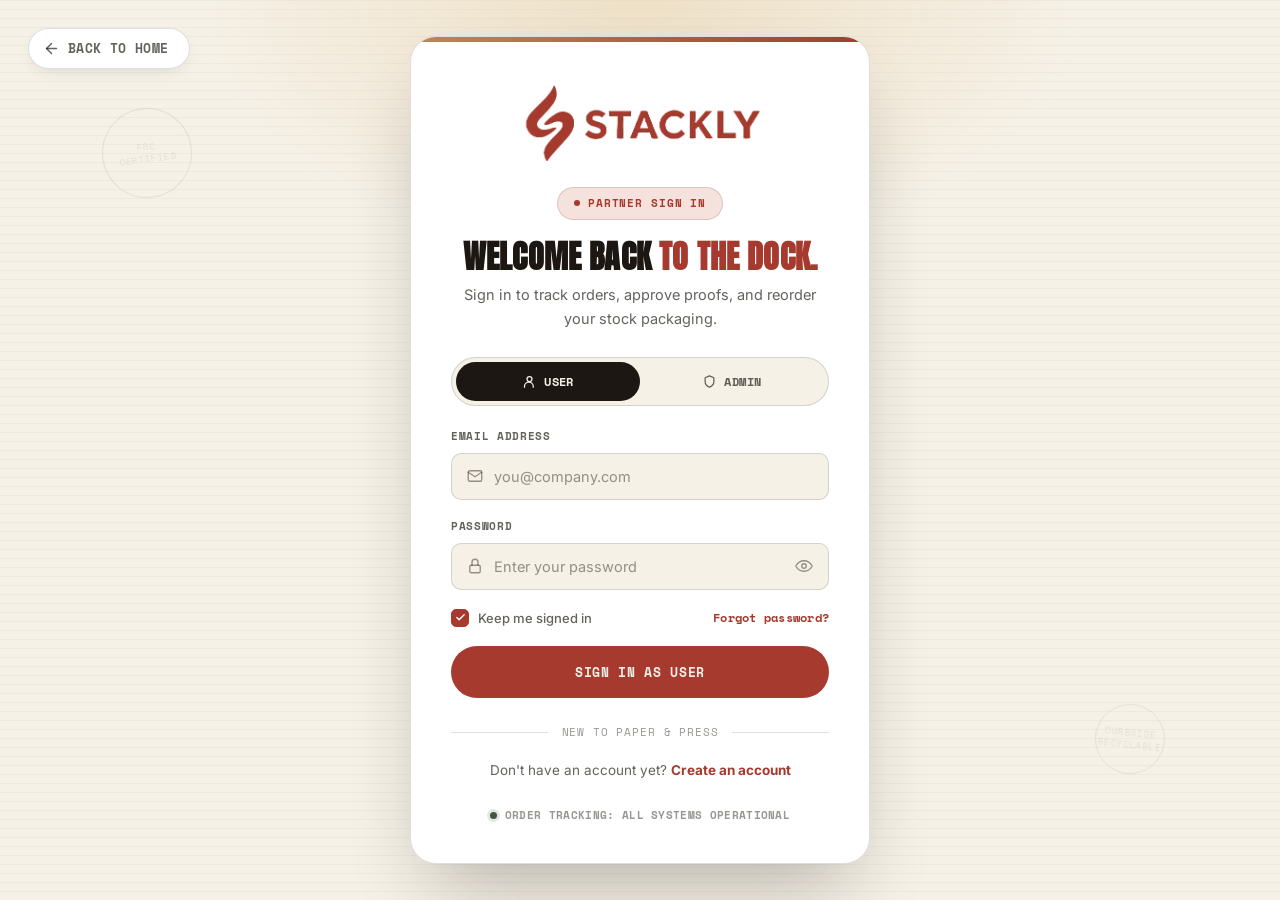
<file: login.html>
<!DOCTYPE html>
<html lang="en">
<head>
<meta charset="UTF-8">
<meta name="viewport" content="width=device-width, initial-scale=1.0">
<title>Sign In — Pulp &amp; Press</title>
<link rel="preconnect" href="https://fonts.googleapis.com">
<link rel="preconnect" href="https://fonts.gstatic.com" crossorigin>
<link href="https://fonts.googleapis.com/css2?family=Anton&family=Space+Mono:wght@400;700&family=Inter:wght@300;400;500;600;700;800&display=swap" rel="stylesheet">
<style>
:root{
  --ink:        #1C1712;
  --ink-soft:   #2A2119;
  --ink-70:     rgba(28,23,18,.68);
  --ink-45:     rgba(28,23,18,.45);
  --ink-25:     rgba(28,23,18,.16);
  --paper:      #F6F1E7;
  --paper-dim:  #EDE3CE;
  --white:      #FFFFFF;
  --kraft:      #B9895A;
  --kraft-deep: #8C6239;
  --kraft-light:#E8D2AC;
  --forest:     #45573A;
  --stamp:      #A63A2E;
  --stamp-pale: #F5E2DC;
  --line:       rgba(28,23,18,.14);
  --line-soft:  rgba(28,23,18,.08);
  --radius-xl:26px;
  --radius-lg:18px;
  --radius-md:14px;
  --radius-sm:10px;
  --radius-pill:999px;
  --shadow-sm:0 6px 18px -8px rgba(28,23,18,.16);
  --shadow-md:0 18px 40px -14px rgba(28,23,18,.22);
  --shadow-lg:0 40px 80px -24px rgba(28,23,18,.3);
  --shadow-stamp:0 16px 34px -12px rgba(166,58,46,.35);
  --display:'Anton','Arial Narrow',sans-serif;
  --mono:'Space Mono',monospace;
  --body:'Inter',sans-serif;
  --ease:cubic-bezier(.22,1,.36,1);
  --dur-fast:.22s;
  --dur:.4s;
}

*,*::before,*::after{ box-sizing:border-box; }
html,body{ margin:0; padding:0; }
body{
  background:var(--paper);
  color:var(--ink);
  font-family:var(--body);
  font-size:16px;
  line-height:1.55;
  -webkit-font-smoothing:antialiased;
  min-height:100vh;
  display:flex;
  align-items:center;
  justify-content:center;
  padding:24px;
  position:relative;
  overflow-x:hidden;
}
a{ color:inherit; text-decoration:none; }
button{ font-family:inherit; cursor:pointer; background:none; border:none; color:inherit; }
input{ font-family:inherit; color:inherit; }
::selection{ background:var(--stamp); color:var(--paper); }
:focus-visible{ outline:2px solid var(--stamp); outline-offset:3px; border-radius:4px; }
@media (prefers-reduced-motion: reduce){
  *,*::before,*::after{
    animation-duration:.001ms !important;
    animation-iteration-count:1 !important;
    transition-duration:.001ms !important;
  }
}

body::before{
  content:"";
  position:fixed; inset:0;
  background-image:repeating-linear-gradient(180deg, rgba(28,23,18,.035) 0px, rgba(28,23,18,.035) 1px, transparent 1px, transparent 9px);
  z-index:0;
  pointer-events:none;
}
body::after{
  content:"";
  position:fixed; inset:0;
  background:radial-gradient(48% 40% at 50% 0%, var(--kraft-light) 0%, transparent 72%);
  opacity:.55;
  z-index:0;
  pointer-events:none;
}

.bg-stamp{
  position:fixed;
  border-radius:50%;
  border:1.5px solid var(--ink-25);
  color:var(--ink-25);
  display:flex; align-items:center; justify-content:center; text-align:center;
  font-family:var(--mono); font-size:9px; letter-spacing:.05em; text-transform:uppercase; line-height:1.3;
  z-index:0; pointer-events:none; opacity:.5;
  animation:bgFloat 7s ease-in-out infinite;
}
.bg-stamp.s1{ width:90px; height:90px; top:12%; left:8%; transform:rotate(-8deg); animation-delay:0s; }
.bg-stamp.s2{ width:70px; height:70px; bottom:14%; right:9%; transform:rotate(6deg); animation-delay:1.2s; }
@keyframes bgFloat{ 0%,100%{ transform:translateY(0) rotate(-8deg); } 50%{ transform:translateY(-10px) rotate(-4deg); } }
@media (max-width:900px){ .bg-stamp{ display:none; } }

.top-nav-btns{
  position:fixed; top:28px; left:28px; z-index:20;
  display:flex; align-items:center; gap:10px;
}
.nav-pill-btn{
  display:inline-flex; align-items:center; gap:8px;
  background:var(--white);
  border:1px solid var(--line);
  color:var(--ink-70);
  font-family:var(--mono);
  font-size:12.5px; font-weight:700; letter-spacing:.03em; text-transform:uppercase;
  padding:10px 20px 10px 14px;
  border-radius:var(--radius-pill);
  box-shadow:var(--shadow-sm);
  transition:color var(--dur-fast) var(--ease), border-color var(--dur-fast) var(--ease), transform var(--dur-fast) var(--ease), box-shadow var(--dur-fast) var(--ease);
}
.nav-pill-btn:hover{ color:var(--stamp); border-color:var(--stamp); transform:translateY(-2px); box-shadow:var(--shadow-md); }
.nav-pill-btn svg{ flex-shrink:0; }

@media (max-width:1023px){
  .top-nav-btns{ top:16px; left:16px; }
  .nav-pill-btn{ font-size:11px; padding:7px 14px 7px 10px; }
  .nav-pill-btn svg{ width:15px; height:15px; }
}

.auth-root{
  position:relative; z-index:1;
  width:100%; max-width:460px;
  display:flex; align-items:center; justify-content:center;
}

.auth-card{ width:100%; opacity:0; transform:translateY(18px) scale(.98); animation:cardIn .7s var(--ease) .05s forwards; }
@keyframes cardIn{ to{ opacity:1; transform:translateY(0) scale(1); } }

.auth-card-inner{
  background:var(--white);
  border:1px solid var(--line);
  border-radius:var(--radius-xl);
  padding:46px 40px 40px;
  box-shadow:var(--shadow-lg);
  text-align:left;
  position:relative;
  overflow:hidden;
}
.auth-card-inner::before{
  content:"";
  position:absolute; top:0; left:0; right:0; height:5px;
  background:linear-gradient(90deg, var(--kraft), var(--stamp), var(--kraft-deep));
  background-size:200% 100%;
  animation:shimmer 5s linear infinite;
}
@keyframes shimmer{ to{ background-position:-200% 0; } }
@media (max-width:480px){ .auth-card-inner{ padding:34px 24px 28px; border-radius:var(--radius-lg); } }

.auth-logo{ display:flex; align-items:center; justify-content:center; gap:10px; margin-bottom:26px; width:100%; }
.auth-logo img{ width:auto; height:auto; max-width:65%; object-fit:contain; display:block; }
.auth-logo span{ font-family:var(--display); font-size:20px; letter-spacing:.01em; text-transform:uppercase; }
.auth-logo span em{ font-style:normal; color:var(--stamp); }

.badge-pill{
  display:inline-flex; align-items:center; gap:8px;
  padding:7px 16px;
  border:1px solid var(--line);
  border-radius:var(--radius-pill);
  font-family:var(--mono);
  font-size:11px; font-weight:700; letter-spacing:.08em; text-transform:uppercase;
  color:var(--stamp);
  background:var(--stamp-pale);
  margin-bottom:20px;
}
.badge-pill::before{ content:""; width:6px; height:6px; border-radius:50%; background:var(--stamp); flex-shrink:0; animation:dotPulse 1.8s ease-in-out infinite; }
@keyframes dotPulse{ 0%,100%{ opacity:1; } 50%{ opacity:.35; } }

.auth-title{
  font-family:var(--display);
  text-transform:uppercase;
  font-size:clamp(26px, 5vw, 32px);
  line-height:1.04;
  letter-spacing:.005em;
  color:var(--ink);
  margin:0 0 10px;
}
.auth-title em{ font-style:normal; color:var(--stamp); }

.auth-subtitle{
  font-size:14.5px;
  color:var(--ink-70);
  line-height:1.65;
  margin:0 0 26px;
  max-width:380px;
}

.role-toggle{
  position:relative;
  display:grid; grid-template-columns:1fr 1fr;
  background:var(--paper);
  border:1.5px solid var(--line);
  border-radius:var(--radius-pill);
  padding:4px;
  margin-bottom:22px;
  opacity:0; transform:translateY(10px);
  animation:fieldIn .55s var(--ease) .08s forwards;
}
.role-toggle-indicator{
  position:absolute; top:4px; left:4px;
  width:calc(50% - 4px); height:calc(100% - 8px);
  background:var(--ink);
  border-radius:var(--radius-pill);
  transition:transform var(--dur) var(--ease);
  z-index:0;
}
.role-toggle[data-role="admin"] .role-toggle-indicator{ transform:translateX(100%); }
.role-btn{
  position:relative; z-index:1;
  display:flex; align-items:center; justify-content:center; gap:7px;
  padding:11px 10px;
  border-radius:var(--radius-pill);
  font-family:var(--mono); font-size:12px; font-weight:700; letter-spacing:.04em; text-transform:uppercase;
  color:var(--ink-70);
  transition:color var(--dur-fast) var(--ease);
}
.role-btn svg{ width:15px; height:15px; flex-shrink:0; }
.role-toggle[data-role="user"] .role-btn.role-user,
.role-toggle[data-role="admin"] .role-btn.role-admin{ color:var(--paper); }

.auth-form{ display:flex; flex-direction:column; gap:18px; }
.field{
  opacity:0; transform:translateY(10px);
  animation:fieldIn .55s var(--ease) forwards;
}
.field:nth-of-type(1){ animation-delay:.16s; }
.field:nth-of-type(2){ animation-delay:.23s; }
@keyframes fieldIn{ to{ opacity:1; transform:translateY(0); } }

.field-label{
  display:block;
  font-family:var(--mono);
  font-size:11px; letter-spacing:.06em; text-transform:uppercase;
  color:var(--ink-70); font-weight:700;
  margin-bottom:8px;
}
.field-input-wrap{
  position:relative;
  border:1.5px solid var(--line);
  border-radius:var(--radius-sm);
  background:var(--paper);
  transition:border-color var(--dur-fast) var(--ease), box-shadow var(--dur-fast) var(--ease), background var(--dur-fast) var(--ease);
  display:flex; align-items:center;
}
.field-input-wrap:focus-within{
  border-color:var(--stamp);
  background:var(--white);
  box-shadow:0 0 0 4px var(--stamp-pale);
}
.field-input-wrap.shake{ animation:shake .45s var(--ease); border-color:var(--stamp); }
@keyframes shake{
  10%,90%{ transform:translateX(-1px); }
  20%,80%{ transform:translateX(3px); }
  30%,50%,70%{ transform:translateX(-6px); }
  40%,60%{ transform:translateX(6px); }
}

.field-icon{ width:18px; height:18px; margin-left:14px; color:var(--ink-45); flex-shrink:0; transition:color var(--dur-fast) var(--ease); }
.field-input-wrap:focus-within .field-icon{ color:var(--stamp); }

.field-input-wrap input{
  width:100%;
  border:none; outline:none; background:transparent;
  padding:14px 14px 14px 10px;
  font-size:14.5px; color:var(--ink);
}
.field-input-wrap input::placeholder{ color:var(--ink-45); }

/* Kill native browser password reveal/clear icons (Edge, IE) —
   these were overlapping our custom eye toggle and showing as a
   second icon once text was typed into the password field. */
input[type="password"]::-ms-reveal,
input[type="password"]::-ms-clear{
  display:none;
  width:0; height:0;
  pointer-events:none;
}
/* Chrome/Safari on some platforms (esp. autofill-managed fields) */
input[type="password"]::-webkit-credentials-auto-fill-button,
input[type="password"]::-webkit-strong-password-auto-fill-button{
  display:none !important;
  visibility:hidden;
  pointer-events:none;
  position:absolute;
  right:0;
}

/* --- Password show/hide toggle (fixed) ---
   Only ONE icon (eye or eye-off) is visible at a time.
   JS sets inline display styles directly so there is no reliance
   on CSS specificity between ".field-toggle svg" and
   ".field-toggle .eye-off", which was the cause of both icons
   rendering together. */
.field-toggle{
  display:flex; align-items:center; justify-content:center;
  width:40px; height:40px; flex-shrink:0; margin-right:4px;
  color:var(--ink-45);
  transition:color var(--dur-fast) var(--ease);
  border-radius:8px;
}
.field-toggle:hover{ color:var(--stamp); }
.field-toggle svg{ width:18px; height:18px; }

.field-row{
  display:flex; align-items:center; justify-content:space-between;
  opacity:0; transform:translateY(10px);
  animation:fieldIn .55s var(--ease) .3s forwards;
}
.remember-check{ display:flex; align-items:center; gap:9px; cursor:pointer; user-select:none; }
.remember-box{
  width:18px; height:18px; border-radius:5px; border:1.5px solid var(--ink-25);
  display:flex; align-items:center; justify-content:center;
  background:var(--white);
  transition:background var(--dur-fast) var(--ease), border-color var(--dur-fast) var(--ease), transform var(--dur-fast) var(--ease);
}
.remember-box svg{ width:11px; height:11px; opacity:0; transform:scale(.5); transition:opacity .2s var(--ease), transform .2s var(--ease); color:var(--white); }
.remember-check input{ display:none; }
.remember-check input:checked + .remember-box{ background:var(--stamp); border-color:var(--stamp); }
.remember-check input:checked + .remember-box svg{ opacity:1; transform:scale(1); }
.remember-check span{ font-size:13px; color:var(--ink-70); font-weight:500; }
.forgot-link{
  font-family:var(--mono); font-size:12px; letter-spacing:.02em; font-weight:700; color:var(--stamp);
  position:relative;
}
.forgot-link::after{ content:""; position:absolute; left:0; bottom:-2px; width:0; height:1px; background:var(--stamp); transition:width var(--dur-fast) var(--ease); }
.forgot-link:hover::after{ width:100%; }

.roll-btn{
  position:relative;
  display:inline-flex; align-items:center; justify-content:center; gap:12px;
  padding:16px 26px;
  border-radius:var(--radius-pill);
  font-family:var(--mono);
  font-size:13px; font-weight:700; letter-spacing:.05em; text-transform:uppercase;
  overflow:hidden; isolation:isolate;
  width:100%;
  transition:transform var(--dur-fast) var(--ease), box-shadow var(--dur-fast) var(--ease);
  opacity:0; transform:translateY(10px);
  animation:fieldIn .55s var(--ease) .38s forwards;
}
.roll-btn::before{
  content:""; position:absolute; inset:0;
  background:var(--ink);
  transform:translateY(102%);
  transition:transform var(--dur) var(--ease);
  z-index:0;
}
.roll-btn:hover::before{ transform:translateY(0); }
.roll-btn:hover{ transform:translateY(-2px); box-shadow:var(--shadow-stamp); }
.roll-btn:active{ transform:translateY(0) scale(.98); }
.roll-btn.orange{ background:var(--stamp); color:var(--paper); }
.roll-btn.loading .roll-text{ opacity:0; }
.roll-btn.loading .roll-arrow{ opacity:0; }
.roll-text{ position:relative; z-index:1; transition:opacity .2s var(--ease); }
.roll-arrow{
  position:relative; z-index:1;
  display:inline-flex; align-items:center; justify-content:center;
  width:17px; height:17px;
  transition:transform var(--dur-fast) var(--ease), opacity .2s var(--ease);
}
.roll-arrow svg{ width:100%; height:100%; }
.roll-btn:hover .roll-arrow{ transform:translate(3px,-3px); }

.btn-spinner{
  position:absolute; z-index:1; width:18px; height:18px;
  border:2px solid rgba(246,241,231,.35); border-top-color:var(--paper);
  border-radius:50%; opacity:0;
  transition:opacity .2s var(--ease);
}
.roll-btn.loading .btn-spinner{ opacity:1; animation:spin .7s linear infinite; }
@keyframes spin{ to{ transform:rotate(360deg); } }

.roll-btn.success{ background:var(--forest); }
.roll-btn.success .btn-spinner{ opacity:0; }
.check-icon{ position:absolute; z-index:1; width:19px; height:19px; opacity:0; transform:scale(.5); transition:opacity .25s var(--ease), transform .25s var(--ease); }
.roll-btn.success .check-icon{ opacity:1; transform:scale(1); }
.roll-btn.success .roll-text, .roll-btn.success .roll-arrow{ opacity:0; }

.auth-divider{
  display:flex; align-items:center; gap:14px; margin:26px 0 20px;
  opacity:0; animation:fieldIn .5s var(--ease) .44s forwards;
}
.auth-divider::before, .auth-divider::after{ content:""; flex:1; height:1px; background:var(--line); }
.auth-divider span{ font-family:var(--mono); font-size:10.5px; letter-spacing:.08em; text-transform:uppercase; color:var(--ink-45); }

.auth-footer-text{
  text-align:center; font-size:13.5px; color:var(--ink-70);
  opacity:0; animation:fieldIn .5s var(--ease) .5s forwards;
}
.auth-footer-text a{ font-weight:700; color:var(--stamp); position:relative; }
.auth-footer-text a::after{ content:""; position:absolute; left:0; bottom:-2px; width:0; height:1px; background:var(--stamp); transition:width var(--dur-fast) var(--ease); }
.auth-footer-text a:hover::after{ width:100%; }

.auth-badge-status{
  display:flex; align-items:center; gap:8px;
  margin-top:26px; justify-content:center;
  font-family:var(--mono);
  font-size:10.5px; letter-spacing:.03em; text-transform:uppercase;
  color:var(--ink-45); font-weight:600;
  opacity:0; animation:fieldIn .5s var(--ease) .56s forwards;
}
.auth-badge-status::before{
  content:""; width:7px; height:7px; border-radius:50%;
  background:var(--forest); flex-shrink:0;
  box-shadow:0 0 0 3px rgba(69,87,58,.15);
}
</style>
</head>
<body>

<div class="bg-stamp s1">FSC<br>Certified</div>
<div class="bg-stamp s2">Curbside<br>Recyclable</div>

<div class="top-nav-btns">
  <a href="index.html" class="nav-pill-btn">
    <svg width="17" height="17" viewBox="0 0 24 24" fill="none" stroke="currentColor" stroke-width="2" stroke-linecap="round" stroke-linejoin="round">
      <path d="M19 12H5" />
      <path d="M12 19l-7-7 7-7" />
    </svg>
    Back to home
  </a>
</div>

<div class="auth-root">

  <div class="auth-card">
    <div class="auth-card-inner">

      <div class="auth-logo">
        <img src="./Assets/Stacklyimg4.webp" alt="Paper & Press logo">
      </div>

      <div style="text-align:center;">
        <span class="badge-pill">Partner sign in</span>
      </div>

      <h1 class="auth-title" style="text-align:center;">Welcome back <em>to the dock.</em></h1>
      <p class="auth-subtitle" style="text-align:center; margin-left:auto; margin-right:auto;">Sign in to track orders, approve proofs, and reorder your stock packaging.</p>

      <div class="role-toggle" id="role-toggle" data-role="user">
        <div class="role-toggle-indicator"></div>
        <button type="button" class="role-btn role-user" data-role-value="user">
          <svg viewBox="0 0 24 24" fill="none" stroke="currentColor" stroke-width="2" stroke-linecap="round" stroke-linejoin="round"><circle cx="12" cy="8" r="4"/><path d="M4 21v-1a7 7 0 0114 0v1"/></svg>
          User
        </button>
        <button type="button" class="role-btn role-admin" data-role-value="admin">
          <svg viewBox="0 0 24 24" fill="none" stroke="currentColor" stroke-width="2" stroke-linecap="round" stroke-linejoin="round"><path d="M12 3l7 3v6c0 4.5-3 7.5-7 9-4-1.5-7-4.5-7-9V6l7-3z"/></svg>
          Admin
        </button>
      </div>

      <form class="auth-form" id="login-form" novalidate>
        <div class="field">
          <label class="field-label" for="email">Email address</label>
          <div class="field-input-wrap" id="email-wrap">
            <svg class="field-icon" viewBox="0 0 24 24" fill="none" stroke="currentColor" stroke-width="1.8" stroke-linecap="round" stroke-linejoin="round"><rect x="3" y="5" width="18" height="14" rx="2"/><path d="M3 7l9 6 9-6"/></svg>
            <input type="email" id="email" name="email" placeholder="you@company.com" autocomplete="email" required>
          </div>
        </div>

        <div class="field">
          <label class="field-label" for="password">Password</label>
          <div class="field-input-wrap" id="password-wrap">
            <svg class="field-icon" viewBox="0 0 24 24" fill="none" stroke="currentColor" stroke-width="1.8" stroke-linecap="round" stroke-linejoin="round"><rect x="5" y="11" width="14" height="10" rx="2"/><path d="M8 11V7a4 4 0 018 0v4"/></svg>
            <input type="password" id="password" name="password" placeholder="Enter your password" autocomplete="current-password" required>
            <button type="button" class="field-toggle" id="pw-toggle" aria-label="Show password">
              <svg class="eye" style="display:block" viewBox="0 0 24 24" fill="none" stroke="currentColor" stroke-width="1.8" stroke-linecap="round" stroke-linejoin="round"><path d="M1 12s4-7 11-7 11 7 11 7-4 7-11 7-11-7-11-7z"/><circle cx="12" cy="12" r="3"/></svg>
              <svg class="eye-off" style="display:none" viewBox="0 0 24 24" fill="none" stroke="currentColor" stroke-width="1.8" stroke-linecap="round" stroke-linejoin="round"><path d="M17.94 17.94A10.94 10.94 0 0112 19c-7 0-11-7-11-7a21.6 21.6 0 015.06-6.06M9.9 4.24A10.94 10.94 0 0112 4c7 0 11 7 11 7a21.6 21.6 0 01-2.66 3.79"/><path d="M14.12 14.12a3 3 0 11-4.24-4.24"/><path d="M1 1l22 22"/></svg>
            </button>
          </div>
        </div>

        <div class="field-row">
          <label class="remember-check">
            <input type="checkbox" id="remember" checked>
            <span class="remember-box"><svg viewBox="0 0 24 24" fill="none" stroke="currentColor" stroke-width="3" stroke-linecap="round" stroke-linejoin="round"><polyline points="20 6 9 17 4 12"/></svg></span>
            <span>Keep me signed in</span>
          </label>
          <a href="reset-password.html" class="forgot-link">Forgot password?</a>
        </div>

        <button type="submit" class="roll-btn orange" id="submit-btn">
          <span class="roll-text" id="submit-label">Sign in as User</span>
          
          <span class="btn-spinner"></span>
          <svg class="check-icon" viewBox="0 0 24 24" fill="none" stroke="currentColor" stroke-width="2.6" stroke-linecap="round" stroke-linejoin="round"><polyline points="20 6 9 17 4 12"/></svg>
        </button>
      </form>

      <div class="auth-divider"><span>New to Paper &amp; Press</span></div>

      <p class="auth-footer-text">Don't have an account yet? <a href="signup.html">Create an account</a></p>

      <div class="auth-badge-status">Order tracking: all systems operational</div>

    </div>
  </div>

</div>

<script>
  const roleToggle = document.getElementById('role-toggle');
  const submitLabel = document.getElementById('submit-label');
  let selectedRole = 'user';

  roleToggle.querySelectorAll('.role-btn').forEach(btn => {
    btn.addEventListener('click', () => {
      selectedRole = btn.getAttribute('data-role-value');
      roleToggle.setAttribute('data-role', selectedRole);
      submitLabel.textContent = selectedRole === 'admin' ? 'Sign in as Admin' : 'Sign in as User';
    });
  });

  // --- Password show/hide toggle (fixed) ---
  // Previously both the "eye" and "eye-off" icons could render at once.
  // Now the JS explicitly sets which single icon is visible via inline
  // style, so there is never a moment where both icons are shown together.
  const pwToggle = document.getElementById('pw-toggle');
  const pwInput = document.getElementById('password');
  const eyeIcon = pwToggle.querySelector('.eye');
  const eyeOffIcon = pwToggle.querySelector('.eye-off');

  pwToggle.addEventListener('click', () => {
    const showing = !pwToggle.classList.contains('showing');
    pwToggle.classList.toggle('showing', showing);
    pwInput.type = showing ? 'text' : 'password';
    pwToggle.setAttribute('aria-label', showing ? 'Hide password' : 'Show password');
    eyeIcon.style.display = showing ? 'none' : 'block';
    eyeOffIcon.style.display = showing ? 'block' : 'none';
  });

  const form = document.getElementById('login-form');
  const submitBtn = document.getElementById('submit-btn');
  const emailWrap = document.getElementById('email-wrap');
  const passwordWrap = document.getElementById('password-wrap');
  const emailInput = document.getElementById('email');

  function shake(el){
    el.classList.remove('shake');
    void el.offsetWidth;
    el.classList.add('shake');
  }

  form.addEventListener('submit', (e) => {
    e.preventDefault();
    let valid = true;

    if (!emailInput.value || !emailInput.checkValidity()){
      shake(emailWrap);
      valid = false;
    }
    if (!pwInput.value){
      shake(passwordWrap);
      valid = false;
    }
    if (!valid) return;

    submitBtn.classList.add('loading');
    submitBtn.setAttribute('disabled', 'true');

    setTimeout(() => {
      try {
        localStorage.setItem('user', JSON.stringify({ email: emailInput.value, role: selectedRole }));
        localStorage.setItem('isAuthenticated', 'true');
      } catch (err) {}

      submitBtn.classList.remove('loading');
      submitBtn.classList.add('success');

      setTimeout(() => {
        window.location.href = selectedRole === 'admin' ? 'admindashboard.html' : 'dashboard.html';
      }, 550);
    }, 1100);
  });
</script>

</body>
</html>
</file>
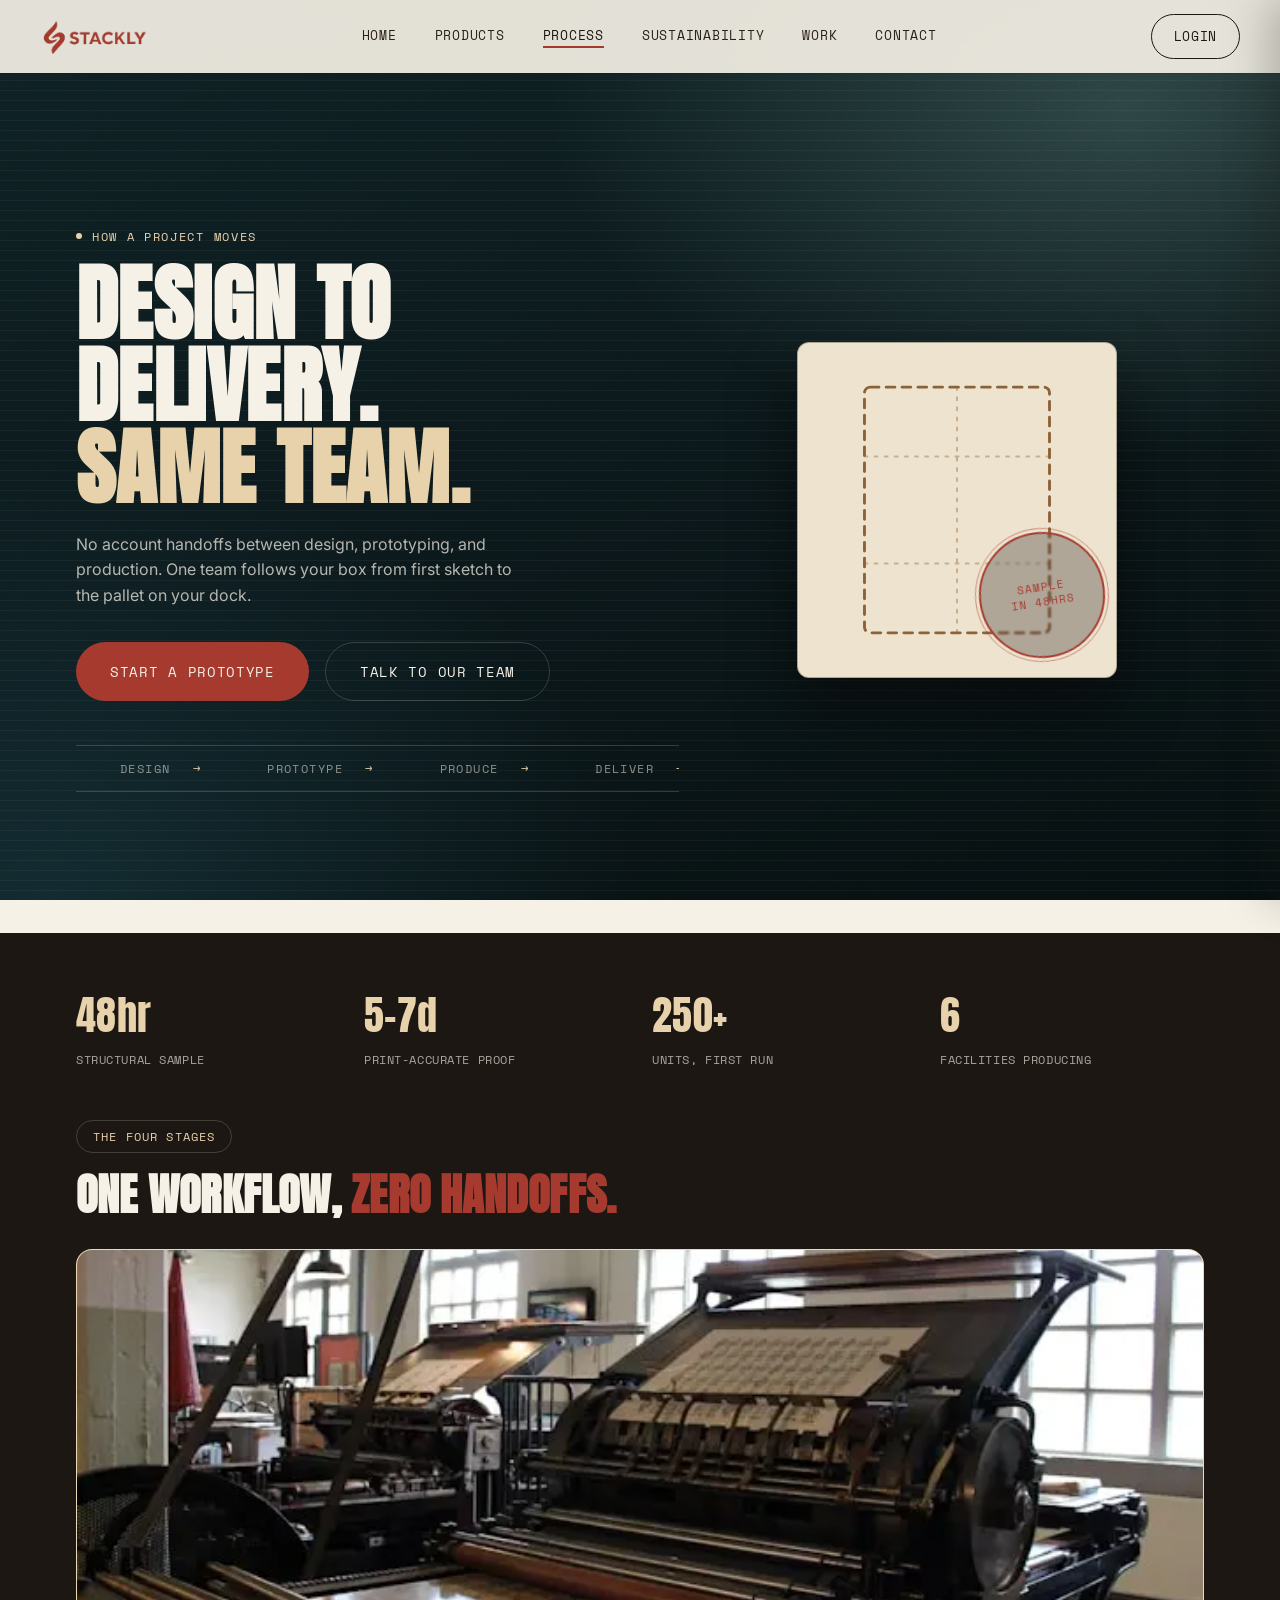
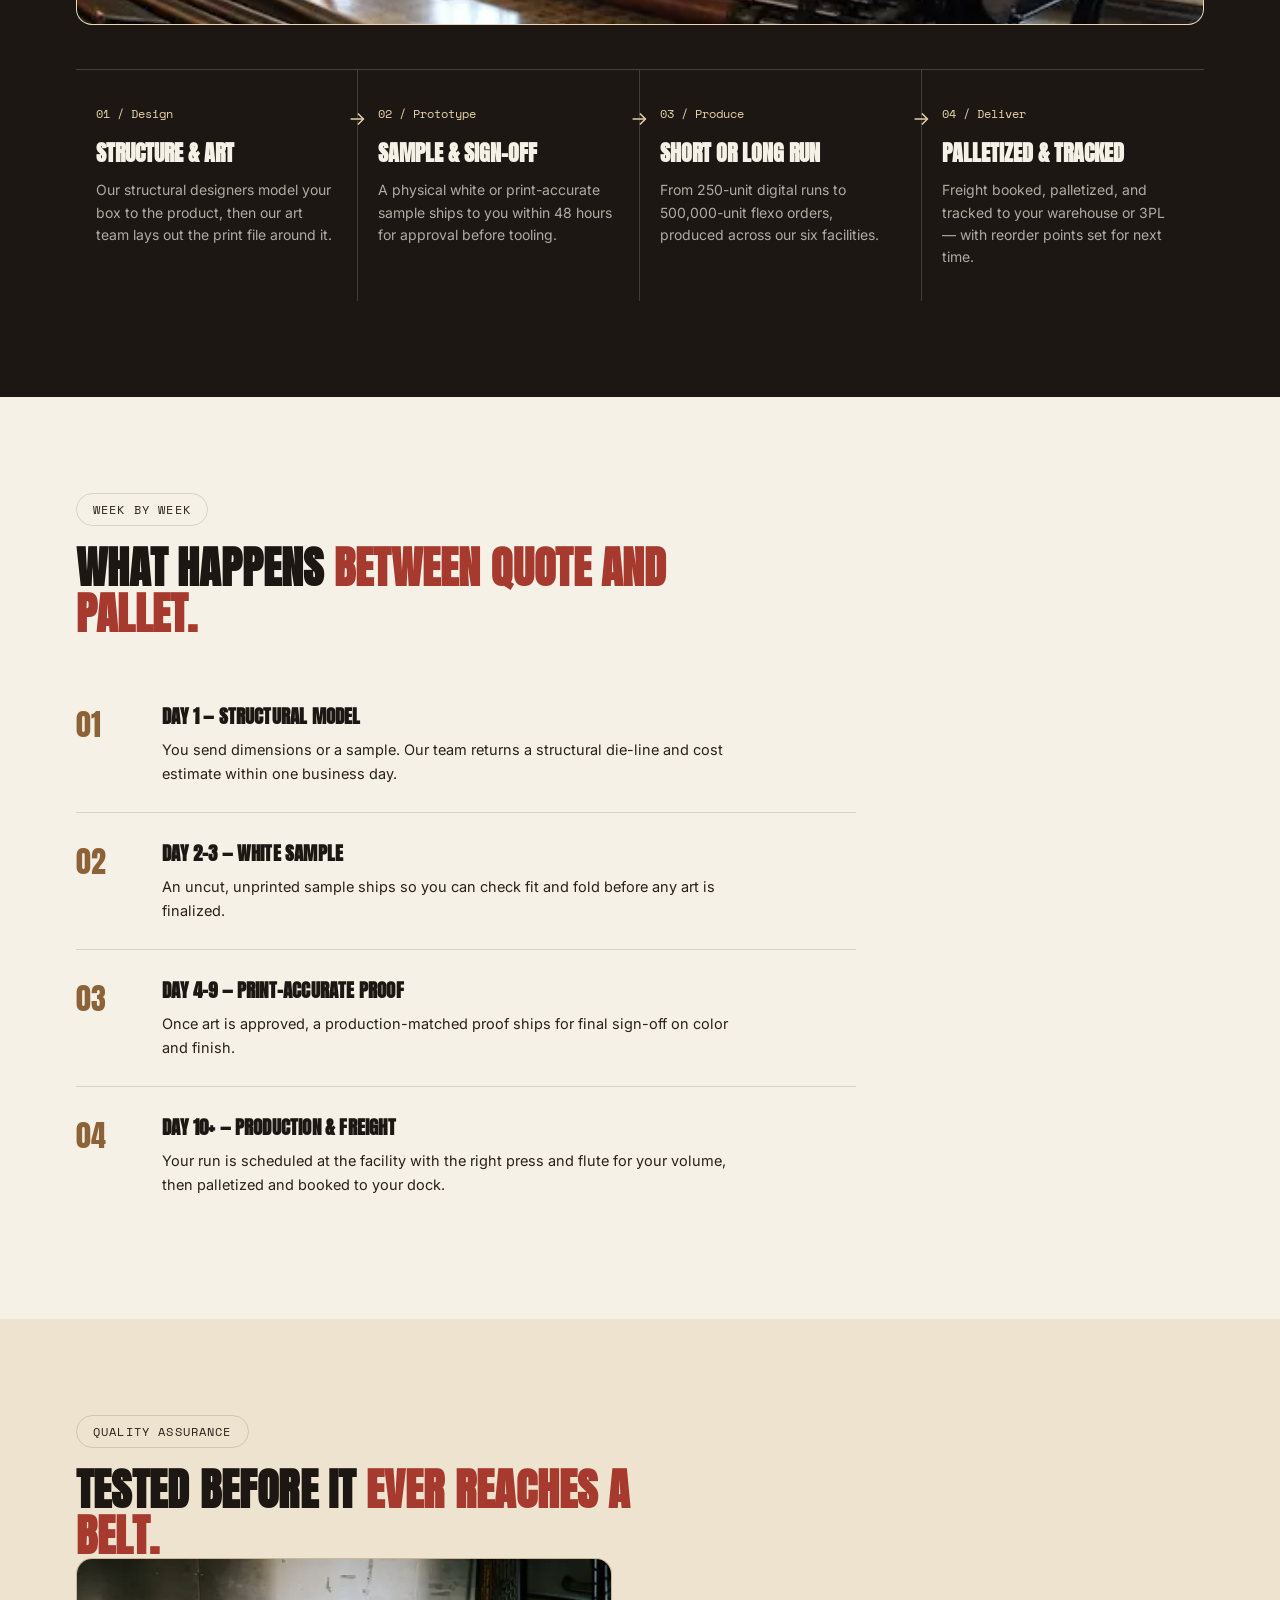
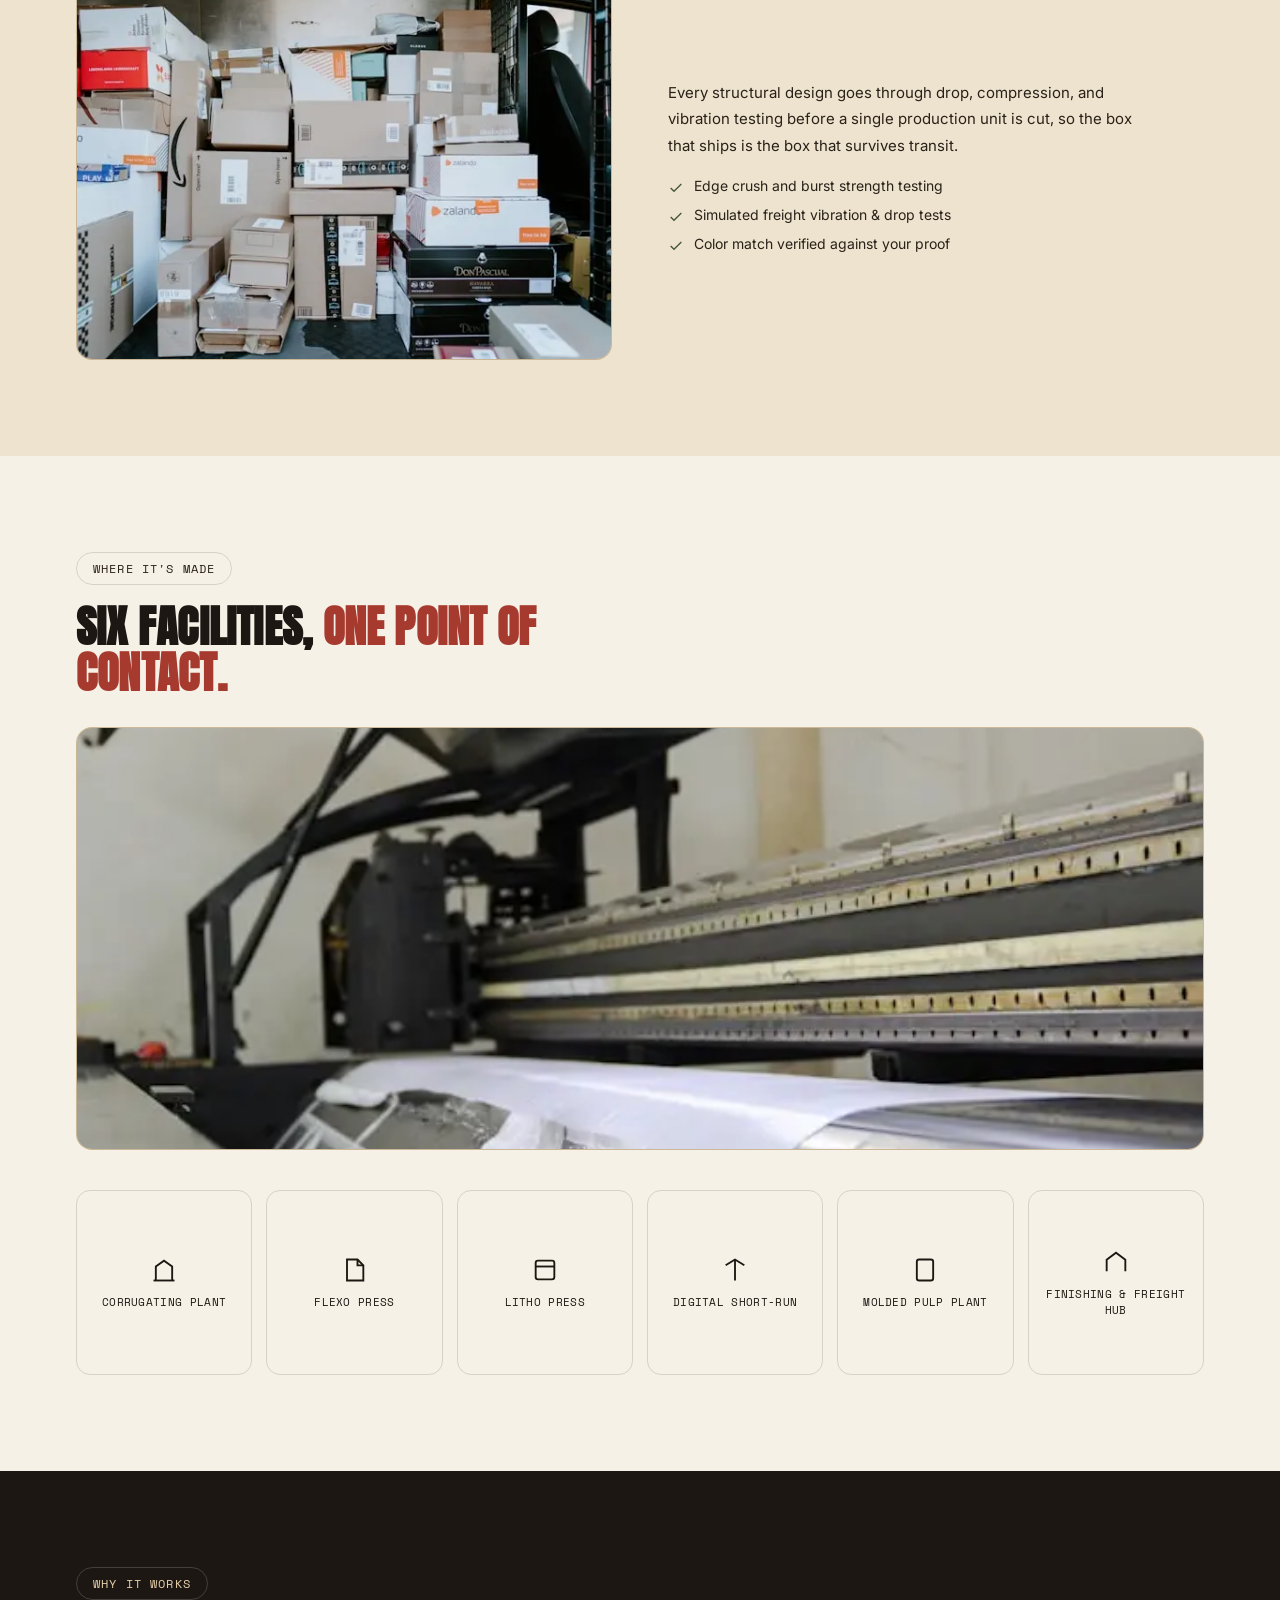
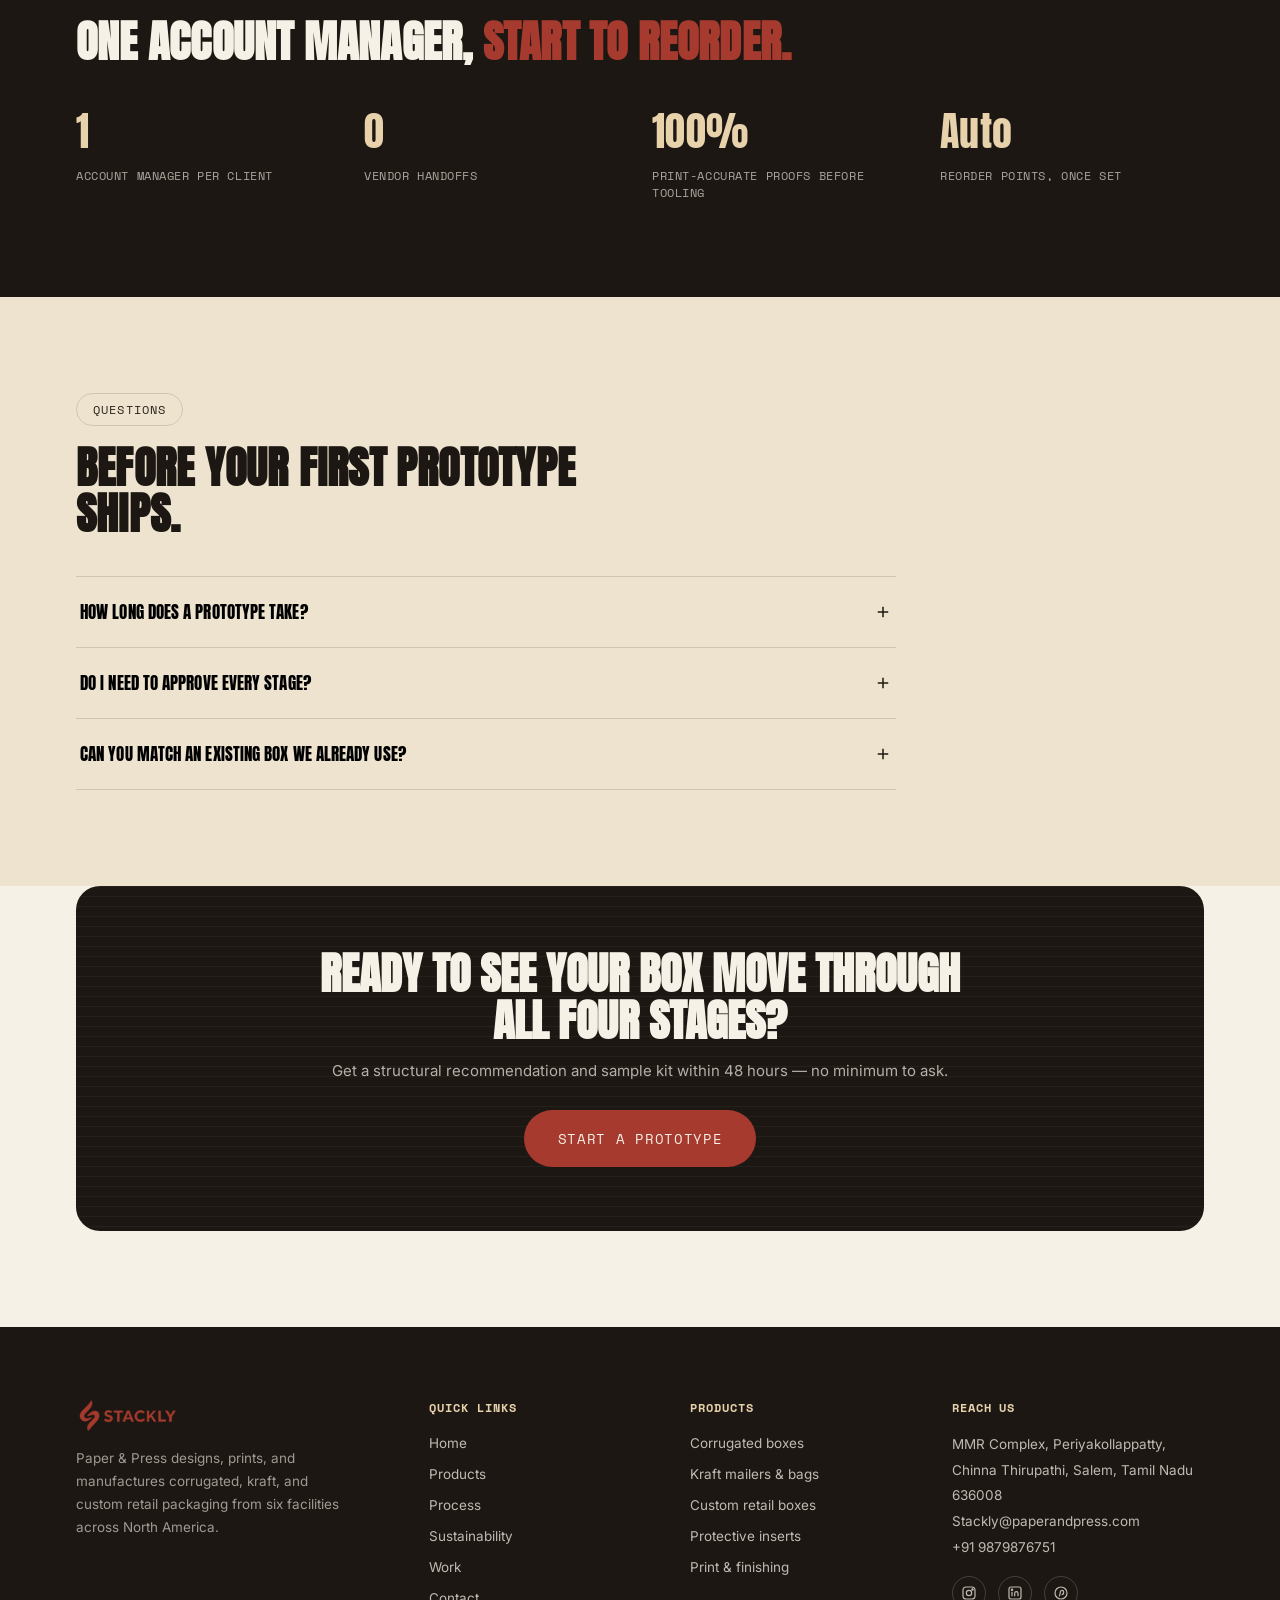
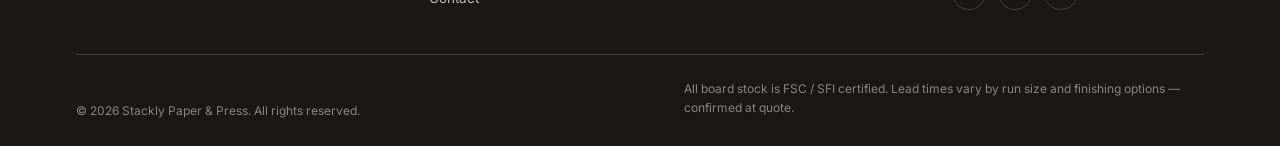
<file: process.html>
<!DOCTYPE html>
<html lang="en">
<head>
<meta charset="UTF-8">
<meta name="viewport" content="width=device-width, initial-scale=1.0">
<title>Process — Paper &amp; Press</title>
<meta name="description" content="How a packaging project moves from structural design through prototype, production, and delivery — with one team the whole way.">
<link rel="preconnect" href="https://fonts.googleapis.com">
<link rel="preconnect" href="https://fonts.gstatic.com" crossorigin>
<link href="https://fonts.googleapis.com/css2?family=Anton&family=Space+Mono:wght@400;700&family=Inter:wght@300;400;500;600;700;800&display=swap" rel="stylesheet">
<style>
/* ==========================================================================
   PULP & PRESS — packaging & paper solutions
   Design tokens
   ========================================================================== */
:root {
  --ink:        #1C1712;
  --ink-soft:   #2A2119;
  --paper:      #F6F1E7;
  --paper-dim:  #EDE3CE;
  --kraft:      #B9895A;
  --kraft-deep: #8C6239;
  --kraft-light:#E8D2AC;
  --forest:     #45573A;
  --stamp:      #A63A2E;
  --line:       rgba(28,23,18,0.14);
  --line-light: rgba(246,241,231,0.18);

  --display: 'Anton', 'Arial Narrow', sans-serif;
  --mono: 'Space Mono', monospace;
  --body: 'Inter', sans-serif;

  --ease: cubic-bezier(0.22,1,0.36,1);
}

* { margin:0; padding:0; box-sizing:border-box; }

html { scroll-behavior:smooth; }

body {
  font-family:var(--body);
  background:var(--paper);
  color:var(--ink);
  overflow-x:hidden;
  -webkit-font-smoothing:antialiased;
}

img { display:block; max-width:100%; }

a { color:inherit; text-decoration:none; }

button { font-family:inherit; cursor:pointer; border:none; background:none; }

::selection { background:var(--stamp); color:var(--paper); }

@media (prefers-reduced-motion: reduce) {
  * { animation-duration:0.001ms !important; animation-iteration-count:1 !important; transition-duration:0.001ms !important; scroll-behavior:auto !important; }
}

.wrap { max-width:1240px; margin:0 auto; }
.px { padding-left:24px; padding-right:24px; }
@media (min-width:900px) { .px { padding-left:56px; padding-right:56px; } }

.eyebrow {
  font-family:var(--mono);
  font-size:12px;
  letter-spacing:0.14em;
  text-transform:uppercase;
}

.flute-bg {
  background-image:repeating-linear-gradient(180deg, rgba(28,23,18,0.05) 0px, rgba(28,23,18,0.05) 1px, transparent 1px, transparent 9px);
}
.flute-bg-dark {
  background-image:repeating-linear-gradient(180deg, rgba(246,241,231,0.05) 0px, rgba(246,241,231,0.05) 1px, transparent 1px, transparent 9px);
}

.torn {
  position:relative;
  width:100%;
  height:34px;
  display:block;
  margin-top:-1px;
}
.torn svg { width:100%; height:100%; display:block; }

a:focus-visible, button:focus-visible, .faq-question:focus-visible {
  outline:2px solid var(--stamp);
  outline-offset:3px;
}

/* ==========================================================================
   Buttons
   ========================================================================== */
.roll-btn {
  position:relative;
  display:inline-flex;
  align-items:center;
  gap:10px;
  padding:14px 26px;
  border-radius:999px;
  font-family:var(--mono);
  font-size:13px;
  letter-spacing:0.05em;
  text-transform:uppercase;
  overflow:hidden;
  transition:transform 0.35s var(--ease), box-shadow 0.35s var(--ease);
}
.roll-btn.dark { background:var(--ink); color:var(--paper); }
.roll-btn.orange { background:var(--stamp); color:var(--paper); }
.roll-btn.ghost { background:transparent; color:var(--ink); border:1.5px solid var(--ink); }
.roll-btn:hover { transform:translateY(-2px); box-shadow:0 10px 24px rgba(28,23,18,0.22); }
.roll-btn.big { padding:18px 34px; font-size:14px; }

.roll-text { display:inline-block; height:14px; overflow:hidden; }
.roll-text-inner { display:flex; flex-direction:column; transition:transform 0.45s var(--ease); }
.roll-btn:hover .roll-text-inner { transform:translateY(-14px); }
.roll-text-inner span { height:14px; line-height:14px; white-space:nowrap; }

.roll-arrow { width:16px; height:16px; display:inline-flex; transition:transform 0.35s var(--ease); }
.roll-btn:hover .roll-arrow { transform:translate(2px,-2px); }
.roll-arrow svg { width:100%; height:100%; }

.btn-flat {
  width:100%;
  padding:14px;
  border-radius:10px;
  background:var(--ink);
  color:var(--paper);
  font-family:var(--mono);
  font-size:13px;
  letter-spacing:0.04em;
  text-transform:uppercase;
  transition:background 0.3s var(--ease), transform 0.3s var(--ease);
}
.btn-flat:hover { background:var(--stamp); transform:translateY(-2px); }

/* ==========================================================================
   Header
   ========================================================================== */
.site-header {
  position:fixed; top:0; left:0; right:0; z-index:310;
  background:rgba(246,241,231,0.92);
  backdrop-filter:blur(10px);
  -webkit-backdrop-filter:blur(10px);
  box-shadow:0 1px 0 var(--line);
  transition:box-shadow 0.4s var(--ease), padding 0.4s var(--ease);
  padding:14px 0;
}
.site-header.scrolled {
  box-shadow:0 4px 16px rgba(28,23,18,0.1);
  padding:8px 0;
}
.header-inner {
  display:flex; align-items:center; justify-content:space-between;
  padding:0 24px;
}
@media (min-width:900px) { .header-inner { padding:0 40px; } }

.logo-slot { display:flex; align-items:center; gap:10px; }
.logo-img { height:34px; width:auto; }
.logo-word { font-family:var(--display); font-size:20px; letter-spacing:0.01em; color:var(--ink); }
.logo-word span { color:var(--stamp); }

.header-nav {
  display:none; align-items:center; gap:38px;
}
@media (min-width:900px) { .header-nav { display:flex; } }
.header-nav a {
  font-family:var(--mono); font-size:12.5px; letter-spacing:0.06em; text-transform:uppercase;
  color:var(--ink-soft); position:relative; padding-bottom:3px;
}
.header-nav a::after {
  content:''; position:absolute; left:0; bottom:0; width:0; height:1.5px; background:var(--stamp);
  transition:width 0.3s var(--ease);
}
.header-nav a:hover::after, .header-nav a.active::after { width:100%; }
.header-nav a.active { color:var(--ink); }

.header-right { display:none; align-items:center; gap:12px; }
@media (min-width:900px) { .header-right { display:flex; } }

.header-login-btn { padding:12px 22px; font-size:12.5px; }
.header-login-btn:hover { background:var(--ink); color:var(--paper); }

.mobile-sheet-actions { display:flex; flex-direction:column; gap:12px; align-self:center; width:100%; }
.mobile-sheet-actions .roll-btn { width:100%; justify-content:center; }
.mobile-sheet-actions .roll-btn:nth-child(2) { transition-delay:0.52s; }

.nav-toggle {
  display:flex; align-items:center; justify-content:center;
  width:44px; height:44px; color:var(--ink);
  position:relative; z-index:1;
}
.nav-toggle svg { width:22px; height:22px; }
@media (min-width:900px) { .nav-toggle { display:none; } }

/* ==========================================================================
   Mobile menu — light background (matching Products page)
   ========================================================================== */
.mobile-menu {
  position:fixed; inset:0; z-index:300;
  pointer-events:none;
}
.mobile-menu-backdrop {
  position:absolute; inset:0; background:rgba(28,23,18,0.55);
  opacity:0; transition:opacity 0.4s var(--ease);
}
.mobile-sheet {
  position:absolute; top:0; right:0; bottom:0;
  width:100%; max-width:none;
  height:100vh; height:100dvh;
  background-color:var(--paper);
  color:var(--ink);
  box-shadow:-12px 0 40px rgba(28,23,18,0.25);
  transform:translateX(100%);
  transition:transform 0.5s var(--ease);
  display:flex; flex-direction:column; justify-content:space-between; align-items:center;
  padding:100px 32px 40px;
  overflow-y:auto;
}
.mobile-menu.open { pointer-events:auto; }
.mobile-menu.open .mobile-menu-backdrop { opacity:1; }
.mobile-menu.open .mobile-sheet { transform:translateX(0); }

.mobile-nav-links { display:flex; flex-direction:column; align-items:center; gap:22px; text-align:center; }
.mobile-nav-links a {
  font-family:var(--display); font-size:28px; letter-spacing:0.01em;
  color:var(--ink);
  opacity:0; transform:translateX(24px);
  transition:opacity 0.5s var(--ease), transform 0.5s var(--ease), color 0.25s var(--ease);
}
.mobile-nav-links a:hover, .mobile-nav-links a.active { color:var(--stamp); }
.mobile-menu.open .mobile-nav-links a:nth-child(1) { transition-delay:0.15s; }
.mobile-menu.open .mobile-nav-links a:nth-child(2) { transition-delay:0.225s; }
.mobile-menu.open .mobile-nav-links a:nth-child(3) { transition-delay:0.3s; }
.mobile-menu.open .mobile-nav-links a:nth-child(4) { transition-delay:0.375s; }
.mobile-menu.open .mobile-nav-links a:nth-child(5) { transition-delay:0.45s; }
.mobile-menu.open .mobile-nav-links a:nth-child(6) { transition-delay:0.525s; }
.mobile-menu.open .mobile-nav-links a { opacity:1; transform:translateX(0); }

.mobile-sheet .roll-btn {
  opacity:0; transform:translateY(14px);
  transition:opacity 0.5s var(--ease) 0.45s, transform 0.5s var(--ease) 0.45s, background 0.3s var(--ease), color 0.3s var(--ease);
  align-self:center;
}
.mobile-menu.open .mobile-sheet .roll-btn { opacity:1; transform:translateY(0); }
.mobile-sheet .roll-btn.ghost { color:var(--ink); border-color:var(--line); }
.mobile-sheet .roll-btn.ghost:hover { background:var(--ink); color:var(--paper); }

/* hamburger animation — doubles as the "X" close mark. It lives in the
   header, which sits above the mobile sheet (z-index 310 vs 300), so it
   stays visible and tappable in the top-right corner even at full width. */
.hamburger { position:relative; width:20px; height:14px; pointer-events:none; }
.hamburger span {
  position:absolute; left:0; width:100%; height:2px; background:currentColor;
  transition:transform 0.4s var(--ease), opacity 0.3s var(--ease);
  pointer-events:none;
}
.hamburger span:nth-child(1) { top:0; }
.hamburger span:nth-child(2) { top:6px; }
.hamburger span:nth-child(3) { top:12px; }
.nav-toggle.active .hamburger span:nth-child(1) { transform:translateY(6px) rotate(45deg); }
.nav-toggle.active .hamburger span:nth-child(2) { opacity:0; transform:scaleX(0); }
.nav-toggle.active .hamburger span:nth-child(3) { transform:translateY(-6px) rotate(-45deg); }

/* ==========================================================================
   Hero
   ========================================================================== */
.hero {
  position:relative;
  min-height:100vh;
  display:flex; align-items:center;
  background:
    radial-gradient(1000px 600px at 88% 12%, rgba(120,166,158,0.30), transparent 58%),
    radial-gradient(950px 720px at 4% 100%, rgba(30,70,80,0.42), transparent 62%),
    linear-gradient(160deg, #0E2124 0%, #0B181B 48%, #060F10 100%);
  color:var(--paper);
  overflow:hidden;
  padding-top:120px;
}
.hero::before {
  content:'';
  position:absolute; inset:0;
  background-image:repeating-linear-gradient(180deg, rgba(246,241,231,0.045) 0px, rgba(246,241,231,0.045) 1px, transparent 1px, transparent 10px);
  pointer-events:none;
}
.hero-grain {
  position:absolute; inset:0; opacity:0.5; mix-blend-mode:overlay; pointer-events:none;
  background-image:url("data:image/svg+xml;utf8,<svg xmlns='http://www.w3.org/2000/svg' width='140' height='140'><filter id='n'><feTurbulence type='fractalNoise' baseFrequency='0.9' numOctaves='2' stitchTiles='stitch'/></filter><rect width='100%25' height='100%25' filter='url(%23n)' opacity='0.35'/></svg>");
}

/* Slow amber embers drifting up — ambient atmosphere, respects reduced motion */
.hero-embers { position:absolute; inset:0; z-index:1; pointer-events:none; overflow:hidden; }
.hero-embers span {
  position:absolute; bottom:-40px; border-radius:50%;
  background:radial-gradient(circle, rgba(224,168,96,0.6), rgba(224,168,96,0));
  animation:emberUp linear infinite;
  opacity:0;
}
.hero-embers span:nth-child(1){ left:10%; width:4px; height:4px; animation-duration:15s; animation-delay:0s; }
.hero-embers span:nth-child(2){ left:24%; width:3px; height:3px; animation-duration:12s; animation-delay:2s; }
.hero-embers span:nth-child(3){ left:40%; width:5px; height:5px; animation-duration:18s; animation-delay:1.2s; }
.hero-embers span:nth-child(4){ left:58%; width:3px; height:3px; animation-duration:13s; animation-delay:3.6s; }
.hero-embers span:nth-child(5){ left:73%; width:4px; height:4px; animation-duration:16s; animation-delay:0.8s; }
.hero-embers span:nth-child(6){ left:88%; width:5px; height:5px; animation-duration:14s; animation-delay:4.4s; }
@keyframes emberUp {
  0%   { transform:translateY(0) translateX(0); opacity:0; }
  10%  { opacity:0.75; }
  90%  { opacity:0.4; }
  100% { transform:translateY(-110vh) translateX(-24px); opacity:0; }
}

.hero-inner {
  position:relative; z-index:2;
  display:grid; grid-template-columns:1fr; gap:56px;
  align-items:center;
  width:100%;
}
@media (min-width:960px) { .hero-inner { grid-template-columns:1.1fr 0.9fr; gap:32px; } }
.hero-inner > * { min-width:0; }

.hero-eyebrow { color:var(--kraft-light); display:flex; align-items:center; gap:10px; opacity:0; animation:fadeUp 0.7s var(--ease) 0.15s both; }
.hero-eyebrow .dot { width:6px; height:6px; border-radius:50%; background:var(--kraft-light); display:inline-block; animation:dotPulse 2.2s ease-in-out infinite; }
@keyframes dotPulse { 0%,100%{ box-shadow:0 0 0 0 rgba(224,168,96,0.5); } 50%{ box-shadow:0 0 0 6px rgba(224,168,96,0); } }

.hero-headline {
  font-family:var(--display);
  text-transform:uppercase;
  font-size:44px; line-height:0.98; letter-spacing:0.005em;
  margin-top:18px;
}
@media (min-width:640px) { .hero-headline { font-size:64px; } }
@media (min-width:1100px) { .hero-headline { font-size:84px; } }
.hero-headline em { font-style:normal; color:var(--kraft-light); }
.hero-headline .line-mask { display:block; overflow:hidden; }
.hero-headline .line-mask span { display:block; transform:translateY(110%); animation:lineUp 0.85s var(--ease) both; }
.hero-headline .line-mask:nth-child(1) span { animation-delay:0.25s; }
.hero-headline .line-mask:nth-child(2) span { animation-delay:0.38s; }
.hero-headline .line-mask:nth-child(3) span { animation-delay:0.51s; }
@keyframes lineUp { to { transform:translateY(0); } }

.hero-sub {
  font-size:16px; line-height:1.6; color:rgba(246,241,231,0.72);
  max-width:460px; margin-top:22px;
  opacity:0; animation:fadeUp 0.7s var(--ease) 0.66s both;
}
.hero-cta-row { display:flex; flex-wrap:wrap; gap:16px; margin-top:34px; opacity:0; animation:fadeUp 0.7s var(--ease) 0.8s both; }
@keyframes fadeUp { from{ opacity:0; transform:translateY(16px); } to{ opacity:1; transform:translateY(0); } }

.hero-meta {
  display:flex; gap:28px; margin-top:56px; flex-wrap:wrap;
}
.hero-meta div { font-family:var(--mono); font-size:12px; color:rgba(246,241,231,0.6); }
.hero-meta strong { display:block; font-family:var(--display); font-size:26px; color:var(--paper); letter-spacing:0.01em; }

.process-ticker {
  position:relative; z-index:2;
  margin-top:44px;
  border-top:1px solid var(--line-light);
  border-bottom:1px solid var(--line-light);
  padding:14px 0;
  overflow:hidden;
  opacity:0; animation:fadeUp 0.7s var(--ease) 0.95s both;
}
.process-ticker-track { display:flex; width:max-content; animation:tickerScroll 24s linear infinite; }
.process-ticker-track span {
  font-family:var(--mono); font-size:12px; letter-spacing:0.12em; text-transform:uppercase;
  color:rgba(246,241,231,0.55); white-space:nowrap; padding:0 22px;
  display:inline-flex; align-items:center; gap:22px;
}
.process-ticker-track span::after { content:'→'; color:var(--kraft-light); }
@keyframes tickerScroll { from{ transform:translateX(0); } to{ transform:translateX(-50%); } }

/* Signature element — a dieline card that draws its own cut-line, swept
   by a scan beam, then gets an ink stamp hit. Ties directly to the page's
   subject: structural design -> prototype approval. */
.dieline-stage {
  position:relative;
  width:100%; max-width:320px; margin:0 auto;
  aspect-ratio:1/1.05;
  opacity:0; animation:fadeUp 0.8s var(--ease) 0.3s both;
}
.dieline-card {
  position:absolute; inset:0;
  background:var(--paper-dim);
  border:1px solid rgba(28,23,18,0.3);
  border-radius:12px;
  box-shadow:0 30px 60px rgba(8,4,4,0.5);
  overflow:hidden;
}
.dieline-card svg { width:100%; height:100%; display:block; }
.dieline-path {
  fill:none;
  stroke:var(--kraft-deep);
  stroke-width:2;
  stroke-dasharray:6 5;
  stroke-linecap:round;
  stroke-dashoffset:600;
  animation:drawLine 2.1s var(--ease) 0.35s forwards;
}
.dieline-fold {
  fill:none;
  stroke:rgba(140,98,57,0.4);
  stroke-width:1.4;
  stroke-dasharray:2 5;
  stroke-linecap:round;
  stroke-dashoffset:200;
  animation:drawLine 1.4s var(--ease) 1.6s forwards;
}
@keyframes drawLine { to { stroke-dashoffset:0; } }

.dieline-scan {
  position:absolute; left:0; right:0; height:26%;
  background:linear-gradient(180deg, transparent, rgba(224,168,96,0.28), transparent);
  animation:scanSweep 2.1s var(--ease) 0.35s forwards;
  opacity:0;
}
@keyframes scanSweep {
  0%   { top:-30%; opacity:0; }
  8%   { opacity:1; }
  92%  { opacity:1; }
  100% { top:104%; opacity:0; }
}

.stamp-badge {
  position:absolute; right:4%; bottom:6%;
  width:126px; height:126px;
  border-radius:50%;
  border:2px solid var(--stamp);
  display:flex; align-items:center; justify-content:center;
  text-align:center;
  transform:rotate(-9deg) scale(1.7);
  opacity:0;
  z-index:5;
  animation:stampHit 0.55s cubic-bezier(0.34,1.56,0.64,1) 2.15s both;
  background:rgba(20,10,11,0.28);
  backdrop-filter:blur(1px);
}
.stamp-badge::before {
  content:''; position:absolute; inset:-6px; border-radius:50%; border:1px solid var(--stamp); opacity:0.5;
}
.stamp-badge span {
  font-family:var(--mono); font-size:11px; letter-spacing:0.08em; text-transform:uppercase;
  color:var(--stamp); line-height:1.4;
}
@keyframes stampHit {
  0%   { opacity:0; transform:rotate(-9deg) scale(1.9); }
  55%  { opacity:1; transform:rotate(-9deg) scale(0.94); }
  75%  { transform:rotate(-9deg) scale(1.04); }
  100% { opacity:1; transform:rotate(-9deg) scale(1); }
}

.scroll-cue {
  position:absolute; bottom:28px; left:50%; transform:translateX(-50%);
  display:flex; flex-direction:column; align-items:center; gap:8px;
  font-family:var(--mono); font-size:10.5px; letter-spacing:0.12em; text-transform:uppercase;
  color:rgba(246,241,231,0.55); z-index:2;
}
.scroll-cue .line { width:1px; height:34px; background:linear-gradient(180deg, rgba(246,241,231,0.7), transparent); animation:cueMove 1.8s ease-in-out infinite; }
@keyframes cueMove { 0%,100%{ transform:scaleY(0.6); opacity:0.4; } 50%{ transform:scaleY(1); opacity:1; } }

/* ==========================================================================
   Section headings / badges
   ========================================================================== */
.section-white { background:var(--paper); padding:96px 0; position:relative; }
.section-cream { background:var(--paper-dim); padding:96px 0; position:relative; }
.section-dark { background:var(--ink); color:var(--paper); padding:96px 0; position:relative; }

.badge-row { display:flex; margin-bottom:18px; }
.badge-pill {
  font-family:var(--mono); font-size:11.5px; letter-spacing:0.1em; text-transform:uppercase;
  padding:7px 16px; border-radius:999px; border:1px solid var(--line);
  color:var(--ink-soft);
}
.badge-pill.on-dark { border-color:var(--line-light); color:var(--kraft-light); }

.section-heading {
  font-family:var(--display); text-transform:uppercase;
  font-size:30px; line-height:1.05; letter-spacing:0.005em;
  max-width:720px;
}
@media (min-width:768px) { .section-heading { font-size:44px; } }
.section-heading.tight { max-width:600px; }
.section-heading em { font-style:normal; color:var(--stamp); }

.big-heading {
  font-family:var(--display); text-transform:uppercase;
  font-size:32px; line-height:1.02;
  display:flex; align-items:flex-end; justify-content:space-between;
  flex-wrap:wrap; gap:20px;
  border-bottom:2px solid var(--ink); padding-bottom:24px; margin-bottom:48px;
}
@media (min-width:768px) { .big-heading { font-size:52px; } }

.stats-grid { display:grid; grid-template-columns:repeat(2,1fr); gap:32px 24px; }
@media (min-width:768px) { .stats-grid { grid-template-columns:repeat(4,1fr); } }
.stat-number { font-family:var(--display); font-size:40px; letter-spacing:0.01em; }
.stat-label { font-family:var(--mono); font-size:11.5px; letter-spacing:0.05em; text-transform:uppercase; color:rgba(246,241,231,0.65); margin-top:6px; }
.section-dark .stat-number { color:var(--kraft-light); }

.process-row {
  display:grid; grid-template-columns:1fr; gap:0;
  border-top:1px solid var(--line-light);
}
@media (min-width:900px) { .process-row { grid-template-columns:repeat(4,1fr); } }
.process-step {
  padding:32px 20px; border-bottom:1px solid var(--line-light);
  position:relative;
}
@media (min-width:900px) { .process-step { border-right:1px solid var(--line-light); border-bottom:none; } }
.process-step:last-child { border-right:none; }
.process-step .num { font-family:var(--mono); font-size:12px; color:var(--kraft-light); }
.process-step h3 { font-family:var(--display); font-size:22px; text-transform:uppercase; margin-top:14px; }
.process-step p { font-size:14px; line-height:1.6; color:rgba(246,241,231,0.68); margin-top:10px; max-width:240px; }
.process-step .arrow { position:absolute; right:-11px; top:38px; width:22px; height:22px; color:var(--kraft-light); display:none; }
@media (min-width:900px) { .process-step .arrow { display:block; } }
.process-step:last-child .arrow { display:none; }

.timeline-list { display:flex; flex-direction:column; gap:0; margin-top:40px; max-width:780px; }
.timeline-item { display:grid; grid-template-columns:64px 1fr; gap:22px; padding:26px 0; border-bottom:1px solid var(--line); }
.timeline-item:last-child { border-bottom:none; }
.timeline-mark { font-family:var(--display); font-size:30px; color:var(--kraft-deep); }
.timeline-item h3 { font-family:var(--display); font-size:19px; text-transform:uppercase; margin-bottom:8px; letter-spacing:0.01em; }
.timeline-item p { font-size:14.5px; line-height:1.65; color:var(--ink-soft); max-width:580px; }

.feature-split { display:grid; grid-template-columns:1fr; gap:40px; align-items:center; }
@media (min-width:900px) { .feature-split { grid-template-columns:1fr 1fr; gap:56px; } }
.feature-split.reverse .feature-media { order:2; }
.feature-media { border-radius:16px; overflow:hidden; aspect-ratio:4/3; background:var(--kraft-light); border:1px solid var(--line); }
.feature-media img { width:100%; height:100%; object-fit:cover; }
.feature-copy p { font-size:15px; line-height:1.75; color:var(--ink-soft); max-width:480px; margin-top:16px; }
.feature-copy ul { margin-top:18px; display:flex; flex-direction:column; gap:10px; }
.feature-copy li { display:flex; gap:10px; font-size:14px; color:var(--ink-soft); align-items:flex-start; }
.feature-copy li svg { width:16px; height:16px; margin-top:3px; color:var(--forest); flex-shrink:0; }

.industry-grid { display:grid; grid-template-columns:repeat(2,1fr); gap:14px; }
@media (min-width:768px) { .industry-grid { grid-template-columns:repeat(3,1fr); } }
@media (min-width:1100px) { .industry-grid { grid-template-columns:repeat(6,1fr); } }
.industry-card {
  aspect-ratio:1/1.05; border-radius:14px; border:1px solid var(--line);
  display:flex; flex-direction:column; align-items:center; justify-content:center; gap:10px;
  text-align:center; padding:14px; transition:background 0.35s var(--ease), transform 0.35s var(--ease);
}
.industry-card:hover { background:var(--ink); color:var(--paper); transform:translateY(-4px); }
.industry-card svg { width:28px; height:28px; }
.industry-card span { font-family:var(--mono); font-size:11px; letter-spacing:0.03em; text-transform:uppercase; }

/* ==========================================================================
   FAQ — Accordion
   ========================================================================== */
.faq-list { margin-top:40px; border-top:1px solid var(--line); max-width:820px; }
.faq-item { border-bottom:1px solid var(--line); }
.faq-question {
  width:100%; display:flex; justify-content:space-between; align-items:center;
  padding:22px 4px; text-align:left; font-family:var(--display); font-size:17px;
  text-transform:uppercase; letter-spacing:0.005em;
  background:transparent;
  transition:color 0.25s var(--ease);
  cursor:pointer;
}
.faq-question:hover { color:var(--stamp); }
.faq-question svg {
  width:18px; height:18px; flex-shrink:0;
  transition:transform 0.4s var(--ease);
  color:var(--ink);
}
.faq-item.open .faq-question svg { transform:rotate(45deg); }
.faq-answer {
  max-height:0;
  overflow:hidden;
  transition:max-height 0.5s var(--ease), padding 0.3s var(--ease);
}
.faq-item.open .faq-answer { max-height:300px; }
.faq-answer p {
  padding:0 4px 22px;
  font-size:14.5px; line-height:1.65;
  color:var(--ink-soft); max-width:640px;
}

.cta-banner {
  border-radius:24px; background:var(--ink); color:var(--paper);
  padding:64px 32px; text-align:center; position:relative; overflow:hidden;
}
.cta-banner::before {
  content:''; position:absolute; inset:0;
  background-image:repeating-linear-gradient(180deg, rgba(246,241,231,0.045) 0px, rgba(246,241,231,0.045) 1px, transparent 1px, transparent 10px);
}
.cta-banner h2 { position:relative; font-family:var(--display); text-transform:uppercase; font-size:30px; max-width:640px; margin:0 auto; line-height:1.08; }
@media (min-width:768px) { .cta-banner h2 { font-size:44px; } }
.cta-banner p { position:relative; margin-top:16px; color:rgba(246,241,231,0.7); font-size:15px; }
.cta-banner .roll-btn { position:relative; margin-top:30px; }

/* ==========================================================================
   Footer
   ========================================================================== */
.site-footer { background:var(--ink); color:var(--paper); padding:72px 0 28px; }
.footer-top { display:grid; grid-template-columns:1fr; gap:44px; padding-bottom:44px; border-bottom:1px solid var(--line-light); }
@media (min-width:900px) { .footer-top { grid-template-columns:1.4fr 1fr 1fr 1.1fr; gap:32px; } }
.footer-logo-img { height:32px; margin-bottom:16px; }
.footer-brand p { font-size:13.5px; line-height:1.7; color:rgba(246,241,231,0.6); max-width:280px; }
.footer-col h4 { font-family:var(--mono); font-size:12px; letter-spacing:0.08em; text-transform:uppercase; color:var(--kraft-light); margin-bottom:16px; }
.footer-col ul { list-style:none; display:flex; flex-direction:column; gap:11px; }
.footer-col a { font-size:13.5px; color:rgba(246,241,231,0.75); transition:color 0.25s var(--ease); }
.footer-col a:hover { color:var(--paper); }
.footer-address { font-size:13.5px; line-height:1.9; color:rgba(246,241,231,0.75); margin-bottom:16px; }
.footer-social { display:flex; gap:12px; }
.footer-social a { width:34px; height:34px; border-radius:50%; border:1px solid var(--line-light); display:flex; align-items:center; justify-content:center; transition:background 0.3s var(--ease), border-color 0.3s var(--ease); }
.footer-social a:hover { background:var(--stamp); border-color:var(--stamp); }
.footer-social svg { width:16px; height:16px; }
.footer-bottom { display:flex; flex-direction:column; gap:10px; padding-top:24px; font-size:12px; color:rgba(246,241,231,0.5); }
@media (min-width:900px) { .footer-bottom { flex-direction:row; justify-content:space-between; align-items:flex-end; } }
.footer-disclosure { max-width:520px; line-height:1.6; }

.reveal{ opacity:0; transform:translateY(28px); transition:opacity 0.8s var(--ease), transform 0.8s var(--ease); }
.reveal.in{ opacity:1; transform:translateY(0); }

/* ==========================================================================
   NEW — extra photo inserts added to previously image-less sections
   ========================================================================== */
.insert-photo { border-radius:16px; overflow:hidden; border:1px solid var(--line); background:var(--kraft-light); }
.insert-photo img { width:100%; height:100%; object-fit:cover; display:block; }
.insert-photo.ratio-wide { aspect-ratio:21/9; }
.insert-photo.ratio-banner { aspect-ratio:16/6; }
.insert-photo.ratio-1x1 { aspect-ratio:1/1; }
.section-dark .insert-photo { border-color:var(--line-light); }
@media (min-width:768px) { .insert-photo.ratio-wide { aspect-ratio:3/1; } }
</style>
</head>
<body>

<header class="site-header" id="site-header">
  <div class="header-inner">
    <a href="index.html" class="logo-slot" aria-label="Homepage">
      <img src="./Assets/Stacklyimg4.webp" alt="Paper & Press logo" class="logo-img">
    </a>

    <nav class="header-nav">
      <a href="index.html">Home</a>
      <a href="products.html">Products</a>
      <a href="process.html" class="active">Process</a>
      <a href="sustainability.html">Sustainability</a>
      <a href="work.html">Work</a>
      <a href="contact.html">Contact</a>
    </nav>

    <div class="header-right">
      <button class="roll-btn ghost header-login-btn" onclick="window.location.href='login.html';">
        <span>Login</span>
      </button>
    </div>

    <button class="nav-toggle" id="menu-toggle" type="button" aria-label="Open menu" aria-expanded="false" aria-controls="mobile-menu">
      <span class="hamburger"><span></span><span></span><span></span></span>
    </button>
  </div>

  <!-- Mobile menu -->
  <div class="mobile-menu" id="mobile-menu">
    <div class="mobile-menu-backdrop" id="menu-backdrop"></div>
    <div class="mobile-sheet">
      <div class="mobile-nav-links">
        <a href="index.html">Home</a>
        <a href="products.html">Products</a>
        <a href="process.html" class="active">Process</a>
        <a href="sustainability.html">Sustainability</a>
        <a href="work.html">Work</a>
        <a href="contact.html">Contact</a>
      </div>
      <div class="mobile-sheet-actions">
        <button class="roll-btn ghost" onclick="window.location.href='login.html';">
          <span>Login</span>
        </button>
      </div>
    </div>
  </div>
</header>

<!-- ======================= HERO ======================= -->
<section class="hero" id="process-hero">
  <div class="hero-grain" aria-hidden="true"></div>
  <div class="hero-embers" aria-hidden="true"><span></span><span></span><span></span><span></span><span></span><span></span></div>
  <div class="wrap px hero-inner">
    <div>
      <div class="hero-eyebrow eyebrow"><span class="dot"></span>How a project moves</div>
      <h1 class="hero-headline">
        <span class="line-mask"><span>Design to</span></span>
        <span class="line-mask"><span>delivery.</span></span>
        <span class="line-mask"><span><em>Same team.</em></span></span>
      </h1>
      <p class="hero-sub">No account handoffs between design, prototyping, and production. One team follows your box from first sketch to the pallet on your dock.</p>
      <div class="hero-cta-row">
        <button class="roll-btn orange big" onclick="window.location.href='404.html';">
          <span>Start a prototype</span>
        </button>
        <button class="roll-btn ghost big" style="color:var(--paper); border-color:var(--line-light);" onclick="window.location.href='404.html';">
          <span>Talk to our team</span>
        </button>
      </div>

      <div class="process-ticker" aria-hidden="true">
        <div class="process-ticker-track">
          <span><span>Design</span><span>Prototype</span><span>Produce</span><span>Deliver</span></span>
          <span><span>Design</span><span>Prototype</span><span>Produce</span><span>Deliver</span></span>
        </div>
      </div>
    </div>
    <div class="dieline-stage" aria-hidden="true">
      <div class="dieline-card">
        <svg viewBox="0 0 220 230" preserveAspectRatio="xMidYMid meet">
          <rect class="dieline-path" x="46" y="30" width="128" height="170" rx="4"/>
          <path class="dieline-fold" d="M46 78 H174"/>
          <path class="dieline-fold" d="M46 152 H174"/>
          <path class="dieline-fold" d="M110 30 V200"/>
        </svg>
        <div class="dieline-scan"></div>
      </div>
      <div class="stamp-badge"><span>Sample<br>in 48hrs</span></div>
    </div>
  </div>
 
</section>

<div class="torn" aria-hidden="true">
  <svg viewBox="0 0 1200 34" preserveAspectRatio="none"><path d="M0,34 L0,10 L20,16 L42,4 L66,18 L90,6 L114,20 L140,8 L166,22 L192,10 L218,20 L246,6 L272,18 L300,8 L328,22 L356,10 L384,20 L412,6 L440,18 L468,8 L498,22 L526,10 L554,18 L582,6 L610,20 L638,8 L666,22 L696,10 L724,18 L752,6 L780,20 L808,8 L836,22 L866,10 L894,18 L922,6 L950,20 L978,8 L1008,22 L1036,10 L1064,18 L1092,6 L1120,20 L1148,8 L1176,18 L1200,10 L1200,34 Z" fill="#F6F1E7"/></svg>
</div>

<!-- ======================= 1. STATS ======================= -->
<section class="section-dark flute-bg-dark" style="padding:52px 0;">
  <div class="wrap px">
    <div class="stats-grid">
      <div><div class="stat-number">48hr</div><div class="stat-label">Structural sample</div></div>
      <div><div class="stat-number">5-7d</div><div class="stat-label">Print-accurate proof</div></div>
      <div><div class="stat-number">250+</div><div class="stat-label">Units, first run</div></div>
      <div><div class="stat-number">6</div><div class="stat-label">Facilities producing</div></div>
    </div>
  </div>
</section>

<!-- ======================= 2. FOUR STAGES ======================= -->
<section class="section-dark" id="four-stages" style="padding-top:0;">
  <div class="wrap px">
    <div class="badge-row"><span class="badge-pill on-dark">The four stages</span></div>
    <h2 class="section-heading" style="color:var(--paper);">One workflow, <em>zero handoffs.</em></h2>

    <!-- NEW IMAGE 1 — four stages banner -->
    <div class="insert-photo ratio-wide reveal" style="margin-top:32px;">
      <img src="./Assets/p1.webp" alt="Industrial press machine used across our design, prototype, and production stages">
    </div>

    <div class="process-row" style="margin-top:44px;">
      <div class="process-step">
        <span class="num">01 / Design</span>
        <h3>Structure &amp; art</h3>
        <p>Our structural designers model your box to the product, then our art team lays out the print file around it.</p>
        <svg class="arrow" viewBox="0 0 24 24" fill="none" stroke="currentColor" stroke-width="1.6"><path d="M5 12h14"/><path d="M13 6l6 6-6 6"/></svg>
      </div>
      <div class="process-step">
        <span class="num">02 / Prototype</span>
        <h3>Sample &amp; sign-off</h3>
        <p>A physical white or print-accurate sample ships to you within 48 hours for approval before tooling.</p>
        <svg class="arrow" viewBox="0 0 24 24" fill="none" stroke="currentColor" stroke-width="1.6"><path d="M5 12h14"/><path d="M13 6l6 6-6 6"/></svg>
      </div>
      <div class="process-step">
        <span class="num">03 / Produce</span>
        <h3>Short or long run</h3>
        <p>From 250-unit digital runs to 500,000-unit flexo orders, produced across our six facilities.</p>
        <svg class="arrow" viewBox="0 0 24 24" fill="none" stroke="currentColor" stroke-width="1.6"><path d="M5 12h14"/><path d="M13 6l6 6-6 6"/></svg>
      </div>
      <div class="process-step">
        <span class="num">04 / Deliver</span>
        <h3>Palletized &amp; tracked</h3>
        <p>Freight booked, palletized, and tracked to your warehouse or 3PL — with reorder points set for next time.</p>
      </div>
    </div>
  </div>
</section>

<!-- ======================= 3. DETAILED TIMELINE ======================= -->
<section class="section-white" id="detailed-timeline">
  <div class="wrap px">
    <div class="badge-row"><span class="badge-pill">Week by week</span></div>
    <h2 class="section-heading tight">What happens <em>between quote and pallet.</em></h2>
    <div class="timeline-list">
      <div class="timeline-item">
        <span class="timeline-mark">01</span>
        <div><h3>Day 1 — Structural model</h3><p>You send dimensions or a sample. Our team returns a structural die-line and cost estimate within one business day.</p></div>
      </div>
      <div class="timeline-item">
        <span class="timeline-mark">02</span>
        <div><h3>Day 2-3 — White sample</h3><p>An uncut, unprinted sample ships so you can check fit and fold before any art is finalized.</p></div>
      </div>
      <div class="timeline-item">
        <span class="timeline-mark">03</span>
        <div><h3>Day 4-9 — Print-accurate proof</h3><p>Once art is approved, a production-matched proof ships for final sign-off on color and finish.</p></div>
      </div>
      <div class="timeline-item">
        <span class="timeline-mark">04</span>
        <div><h3>Day 10+ — Production &amp; freight</h3><p>Your run is scheduled at the facility with the right press and flute for your volume, then palletized and booked to your dock.</p></div>
      </div>
    </div>
  </div>
</section>

<!-- ======================= 4. QUALITY & TESTING ======================= -->
<section class="section-cream flute-bg" id="quality-testing">
  <div class="wrap px">
    <div class="badge-row"><span class="badge-pill">Quality assurance</span></div>
    <h2 class="section-heading tight">Tested before it <em>ever reaches a belt.</em></h2>
    <div class="feature-split">
      <div class="feature-media"><img src="./Assets/delivery.webp" alt="Corrugated sheets staged for compression testing"></div>
      <div class="feature-copy">
        <p>Every structural design goes through drop, compression, and vibration testing before a single production unit is cut, so the box that ships is the box that survives transit.</p>
        <ul>
          <li><svg viewBox="0 0 24 24" fill="none" stroke-width="2" stroke="currentColor"><polyline points="20 6 9 17 4 12"/></svg>Edge crush and burst strength testing</li>
          <li><svg viewBox="0 0 24 24" fill="none" stroke-width="2" stroke="currentColor"><polyline points="20 6 9 17 4 12"/></svg>Simulated freight vibration &amp; drop tests</li>
          <li><svg viewBox="0 0 24 24" fill="none" stroke-width="2" stroke="currentColor"><polyline points="20 6 9 17 4 12"/></svg>Color match verified against your proof</li>
        </ul>
      </div>
    </div>
  </div>
</section>

<!-- ======================= 5. PRODUCTION FACILITIES ======================= -->
<section class="section-white" id="facilities">
  <div class="wrap px">
    <div class="badge-row"><span class="badge-pill">Where it's made</span></div>
    <h2 class="section-heading tight">Six facilities, <em>one point of contact.</em></h2>

    <!-- NEW IMAGE 2 — production facilities banner -->
    <div class="insert-photo ratio-banner reveal" style="margin-top:32px;">
      <img src="./Assets/p2.webp" alt="Production machine cutting a sheet of paper on the factory floor">
    </div>

    <div class="industry-grid" style="margin-top:40px;">
      <div class="industry-card"><svg viewBox="0 0 24 24" fill="none" stroke="currentColor" stroke-width="1.6"><path d="M3 21h18"/><path d="M5 21V9l7-5 7 5v12"/></svg><span>Corrugating plant</span></div>
      <div class="industry-card"><svg viewBox="0 0 24 24" fill="none" stroke="currentColor" stroke-width="1.6"><path d="M6 3h9l5 5v13H6z"/><path d="M15 3v5h5"/></svg><span>Flexo press</span></div>
      <div class="industry-card"><svg viewBox="0 0 24 24" fill="none" stroke="currentColor" stroke-width="1.6"><rect x="4" y="4" width="16" height="16" rx="2"/><path d="M4 9h16"/></svg><span>Litho press</span></div>
      <div class="industry-card"><svg viewBox="0 0 24 24" fill="none" stroke="currentColor" stroke-width="1.6"><path d="M12 3v18"/><path d="M4 8l8-5 8 5"/></svg><span>Digital short-run</span></div>
      <div class="industry-card"><svg viewBox="0 0 24 24" fill="none" stroke="currentColor" stroke-width="1.6"><rect x="5" y="3" width="14" height="18" rx="2"/></svg><span>Molded pulp plant</span></div>
      <div class="industry-card"><svg viewBox="0 0 24 24" fill="none" stroke="currentColor" stroke-width="1.6"><path d="M4 20V10l8-6 8 6v10"/></svg><span>Finishing &amp; freight hub</span></div>
    </div>
  </div>
</section>

<!-- ======================= 6. WHY IT WORKS ======================= -->
<section class="section-dark" id="why-it-works">
  <div class="wrap px">
    <div class="badge-row"><span class="badge-pill on-dark">Why it works</span></div>
    <h2 class="section-heading" style="color:var(--paper);">One account manager, <em>start to reorder.</em></h2>
    <div class="stats-grid" style="margin-top:36px;">
      <div><div class="stat-number">1</div><div class="stat-label">Account manager per client</div></div>
      <div><div class="stat-number">0</div><div class="stat-label">Vendor handoffs</div></div>
      <div><div class="stat-number">100%</div><div class="stat-label">Print-accurate proofs before tooling</div></div>
      <div><div class="stat-number">Auto</div><div class="stat-label">Reorder points, once set</div></div>
    </div>
  </div>
</section>

<!-- ======================= 7. FAQ ======================= -->
<section class="section-cream flute-bg" id="faq">
  <div class="wrap px">
    <div class="badge-row"><span class="badge-pill">Questions</span></div>
    <h2 class="section-heading tight">Before your first prototype ships.</h2>
    <div class="faq-list" id="faq-list">
      <div class="faq-item">
        <button class="faq-question" aria-expanded="false">
          How long does a prototype take?
          <svg viewBox="0 0 24 24" fill="none" stroke="currentColor" stroke-width="2">
            <line x1="12" y1="5" x2="12" y2="19"/>
            <line x1="5" y1="12" x2="19" y2="12"/>
          </svg>
        </button>
        <div class="faq-answer">
          <p>Structural white samples ship within 48 hours. Print-accurate proofs typically take 5 to 7 business days once art is finalized.</p>
        </div>
      </div>
      <div class="faq-item">
        <button class="faq-question" aria-expanded="false">
          Do I need to approve every stage?
          <svg viewBox="0 0 24 24" fill="none" stroke="currentColor" stroke-width="2">
            <line x1="12" y1="5" x2="12" y2="19"/>
            <line x1="5" y1="12" x2="19" y2="12"/>
          </svg>
        </button>
        <div class="faq-answer">
          <p>Yes — nothing moves to tooling or full production until you've signed off on both the structural sample and the print-accurate proof.</p>
        </div>
      </div>
      <div class="faq-item">
        <button class="faq-question" aria-expanded="false">
          Can you match an existing box we already use?
          <svg viewBox="0 0 24 24" fill="none" stroke="currentColor" stroke-width="2">
            <line x1="12" y1="5" x2="12" y2="19"/>
            <line x1="5" y1="12" x2="19" y2="12"/>
          </svg>
        </button>
        <div class="faq-answer">
          <p>Yes. Send us a physical sample or spec sheet and our structural team will match board grade, flute, and dimensions.</p>
        </div>
      </div>
    </div>
  </div>
</section>

<!-- ======================= 8. FINAL CTA ======================= -->
<section class="section-white" style="padding-top:0;" id="process-cta">
  <div class="wrap px">
    <div class="cta-banner">
      <h2>Ready to see your box move through all four stages?</h2>
      <p>Get a structural recommendation and sample kit within 48 hours — no minimum to ask.</p>
      <button class="roll-btn orange big" onclick="window.location.href='404.html';">
        <span>Start a prototype</span>
      </button>
    </div>
  </div>
</section>

<footer class="site-footer">
  <div class="wrap px">
    <div class="footer-top">
      <div class="footer-brand">
        <a href="index.html" class="footer-logo-slot" aria-label="Homepage">
          <img src="./Assets/Stacklyimg4.webp" alt="Paper & Press logo" class="footer-logo-img">
        </a>
        <p>Paper &amp; Press designs, prints, and manufactures corrugated, kraft, and custom retail packaging from six facilities across North America.</p>
      </div>

      <div class="footer-col">
        <h4>Quick Links</h4>
        <ul>
          <li><a href="index.html">Home</a></li>
          <li><a href="products.html">Products</a></li>
          <li><a href="process.html">Process</a></li>
          <li><a href="sustainability.html">Sustainability</a></li>
          <li><a href="work.html">Work</a></li>
          <li><a href="contact.html">Contact</a></li>
        </ul>
      </div>

      <div class="footer-col footer-services">
        <h4>Products</h4>
        <ul>
          <li><a href="404.html">Corrugated boxes</a></li>
          <li><a href="404.html">Kraft mailers &amp; bags</a></li>
          <li><a href="404.html">Custom retail boxes</a></li>
          <li><a href="404.html">Protective inserts</a></li>
          <li><a href="404.html">Print &amp; finishing</a></li>
        </ul>
      </div>

      <div class="footer-col footer-contact">
        <h4>Reach Us</h4>
        <div class="footer-address">
          MMR Complex, Periyakollappatty, Chinna Thirupathi, Salem, Tamil Nadu 636008<br>
          <a href="404.html">Stackly@paperandpress.com</a><br>
          <a href="404.html">+91 9879876751</a>
        </div>
        <div class="footer-social">
          <a href="404.html" aria-label="Instagram">
            <svg viewBox="0 0 24 24" fill="none" stroke="currentColor" stroke-width="1.8"><rect x="3" y="3" width="18" height="18" rx="5"/><circle cx="12" cy="12" r="4"/><circle cx="17.2" cy="6.8" r="1"/></svg>
          </a>
          <a href="404.html" aria-label="LinkedIn">
            <svg viewBox="0 0 24 24" fill="none" stroke="currentColor" stroke-width="1.8"><rect x="3" y="3" width="18" height="18" rx="3"/><line x1="7.5" y1="10" x2="7.5" y2="17"/><circle cx="7.5" cy="7" r="1"/><path d="M11.5 17v-4.5a2.5 2.5 0 0 1 5 0V17"/></svg>
          </a>
          <a href="404.html" aria-label="Pinterest">
            <svg viewBox="0 0 24 24" fill="none" stroke="currentColor" stroke-width="1.8"><circle cx="12" cy="12" r="9"/><path d="M9.5 17c1-3 1.5-5 1.5-6.5a2.5 2.5 0 015 0c0 2-1 4-3 4"/></svg>
          </a>
        </div>
      </div>
    </div>
    <div class="footer-bottom">
      <span>&copy; 2026 Stackly Paper &amp; Press. All rights reserved.</span>
      <span class="footer-disclosure">All board stock is FSC / SFI certified. Lead times vary by run size and finishing options — confirmed at quote.</span>
    </div>
  </div>
</footer>

<script>
  (function() {
    // ----- Mobile Menu Toggle (clean, single source of truth) -----
    const toggle = document.getElementById('menu-toggle');
    const menu = document.getElementById('mobile-menu');
    const backdrop = document.getElementById('menu-backdrop');

    if (!toggle || !menu) return;

    // Remove any stale listeners by cloning and replacing
    const freshToggle = toggle.cloneNode(true);
    toggle.parentNode.replaceChild(freshToggle, toggle);
    const newToggle = freshToggle;

    function closeMenu() {
      menu.classList.remove('open');
      newToggle.classList.remove('active');
      newToggle.setAttribute('aria-expanded', 'false');
      newToggle.setAttribute('aria-label', 'Open menu');
      document.body.style.overflow = '';
    }

    function openMenu() {
      menu.classList.add('open');
      newToggle.classList.add('active');
      newToggle.setAttribute('aria-expanded', 'true');
      newToggle.setAttribute('aria-label', 'Close menu');
      document.body.style.overflow = 'hidden';
    }

    function toggleMenu() {
      if (menu.classList.contains('open')) {
        closeMenu();
      } else {
        openMenu();
      }
    }

    newToggle.addEventListener('click', function(e) {
      e.preventDefault();
      e.stopPropagation();
      toggleMenu();
    });

    if (backdrop) {
      backdrop.addEventListener('click', closeMenu);
    }

    // Close when a nav link is clicked
    menu.querySelectorAll('a').forEach(function(link) {
      link.addEventListener('click', closeMenu);
    });

    // Close on Escape key
    document.addEventListener('keydown', function(e) {
      if (e.key === 'Escape' && menu.classList.contains('open')) {
        closeMenu();
      }
    });

    // Auto-close on resize to desktop
    window.addEventListener('resize', function() {
      if (window.innerWidth >= 900 && menu.classList.contains('open')) {
        closeMenu();
      }
    });

    // ----- Header scroll shadow -----
    const header = document.getElementById('site-header');
    if (header) {
      window.addEventListener('scroll', function() {
        if (window.scrollY > 10) {
          header.classList.add('scrolled');
        } else {
          header.classList.remove('scrolled');
        }
      });
    }

    // ----- FAQ Accordion -----
    const faqItems = document.querySelectorAll('.faq-item');
    faqItems.forEach(function(item) {
      const question = item.querySelector('.faq-question');
      if (!question) return;

      question.addEventListener('click', function() {
        const isOpen = item.classList.contains('open');

        // Close all other items (accordion behavior)
        faqItems.forEach(function(other) {
          if (other !== item) {
            other.classList.remove('open');
            other.querySelector('.faq-question')?.setAttribute('aria-expanded', 'false');
          }
        });

        // Toggle current item
        if (isOpen) {
          item.classList.remove('open');
          question.setAttribute('aria-expanded', 'false');
        } else {
          item.classList.add('open');
          question.setAttribute('aria-expanded', 'true');
        }
      });
    });

    // ----- Scroll reveal (Intersection Observer) -----
    const reveals = document.querySelectorAll('.reveal');
    if (reveals.length > 0 && 'IntersectionObserver' in window) {
      const observer = new IntersectionObserver(function(entries) {
        entries.forEach(function(entry) {
          if (entry.isIntersecting) {
            entry.target.classList.add('in');
          }
        });
      }, { threshold: 0.15, rootMargin: '0px 0px -40px 0px' });

      reveals.forEach(function(el) {
        observer.observe(el);
      });
    }
  })();
</script>
</body>
</html>
</file>
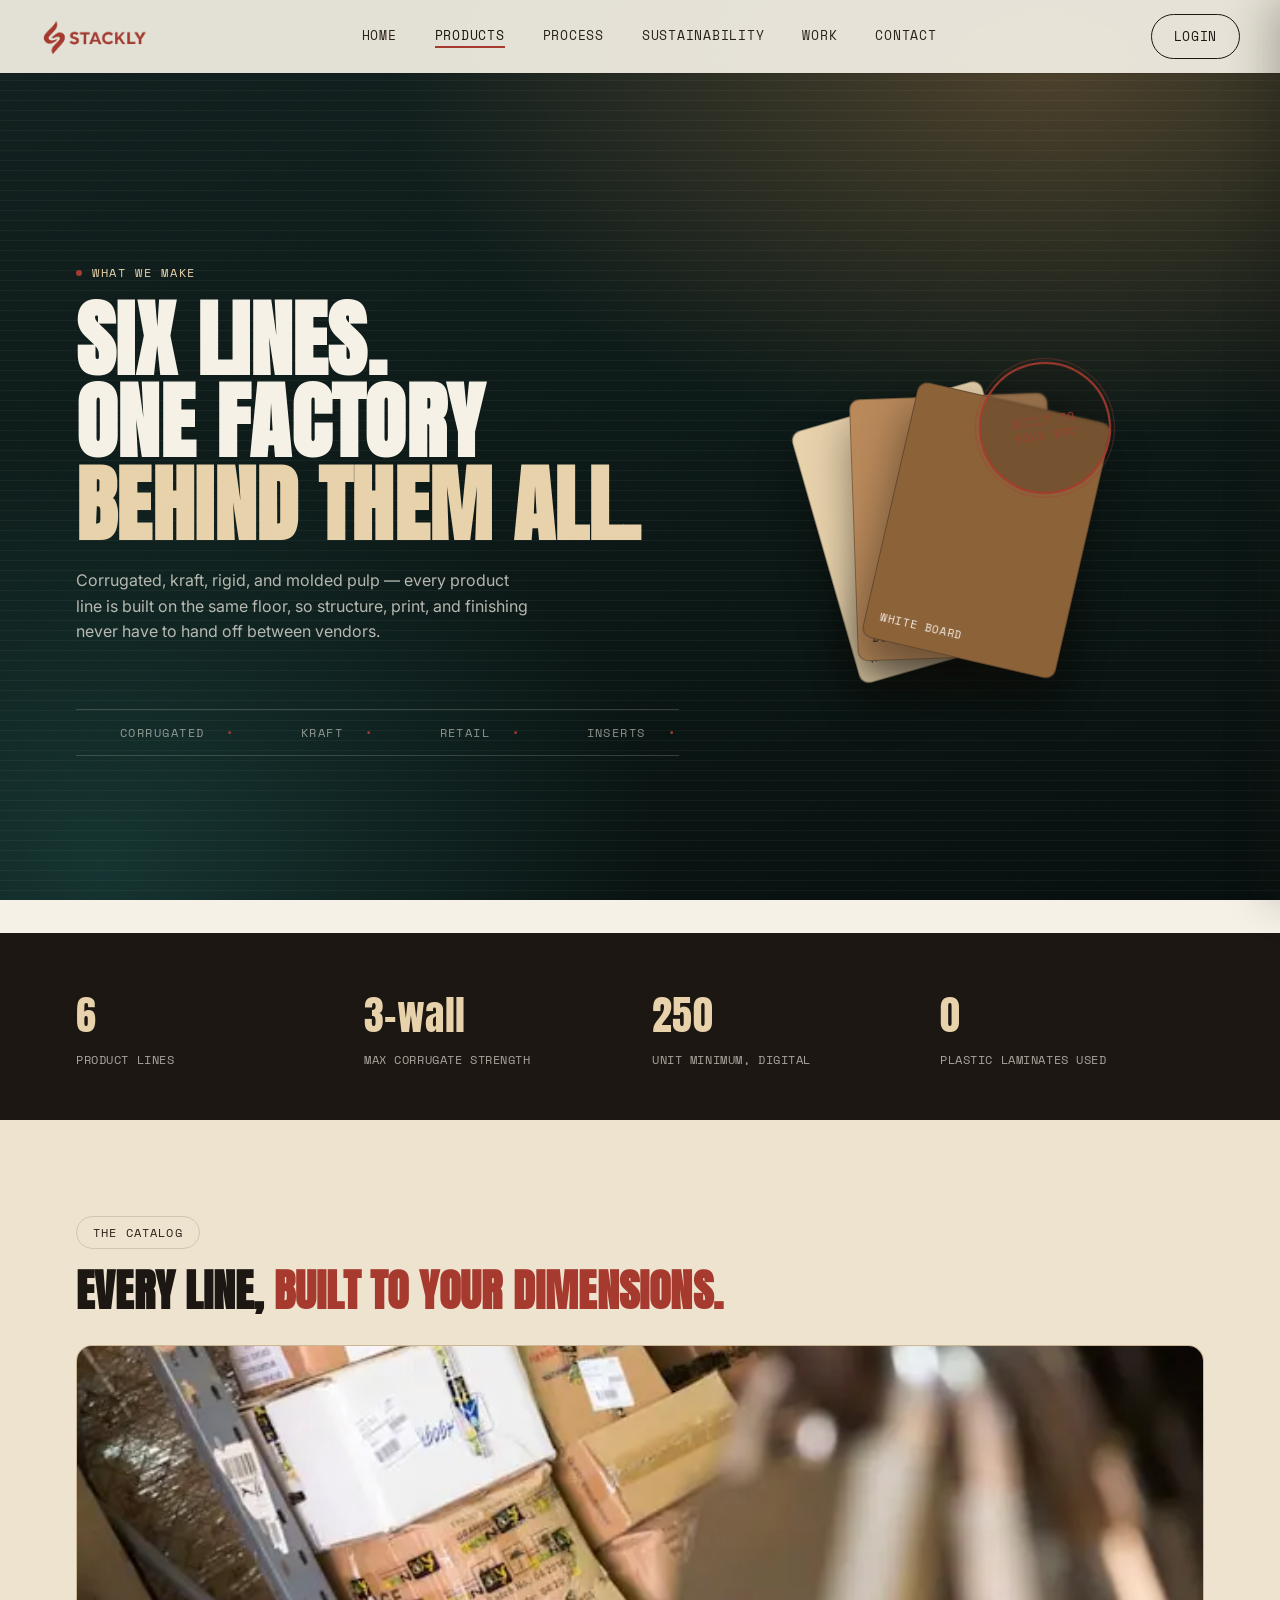
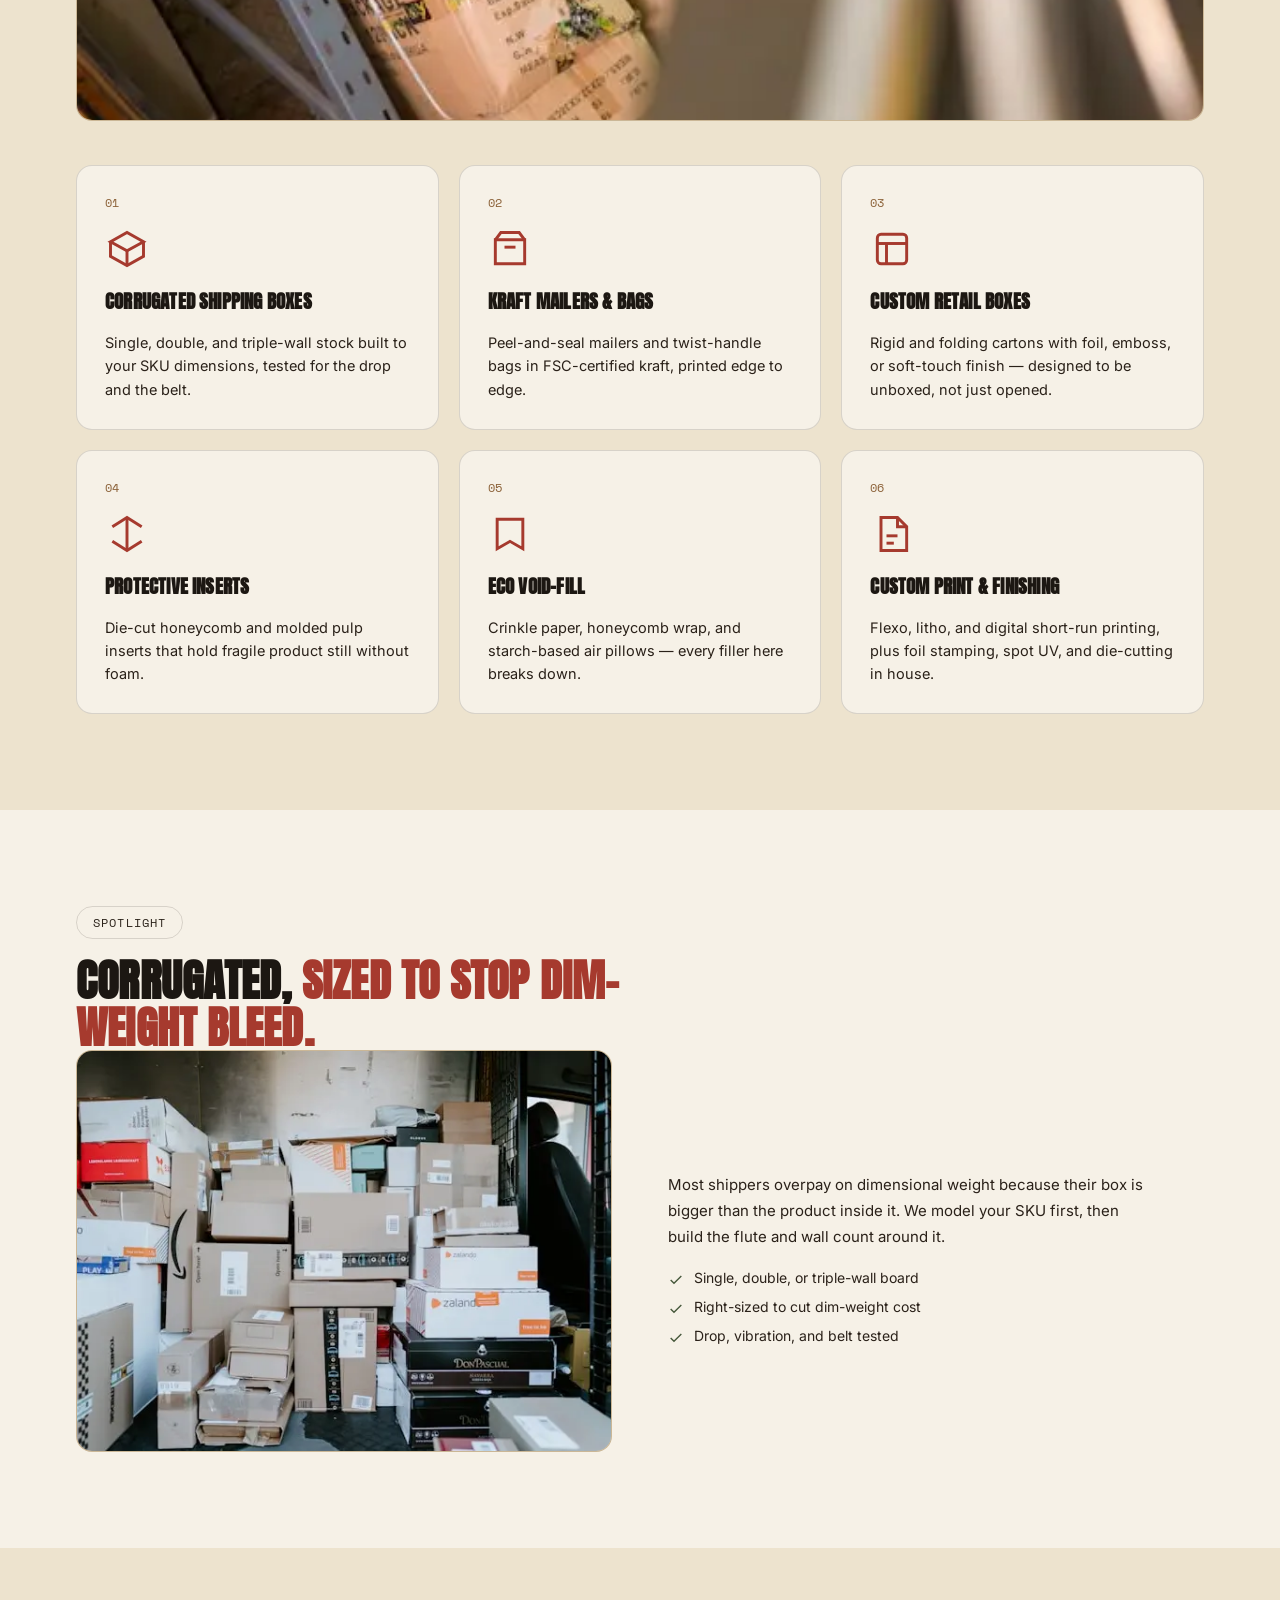
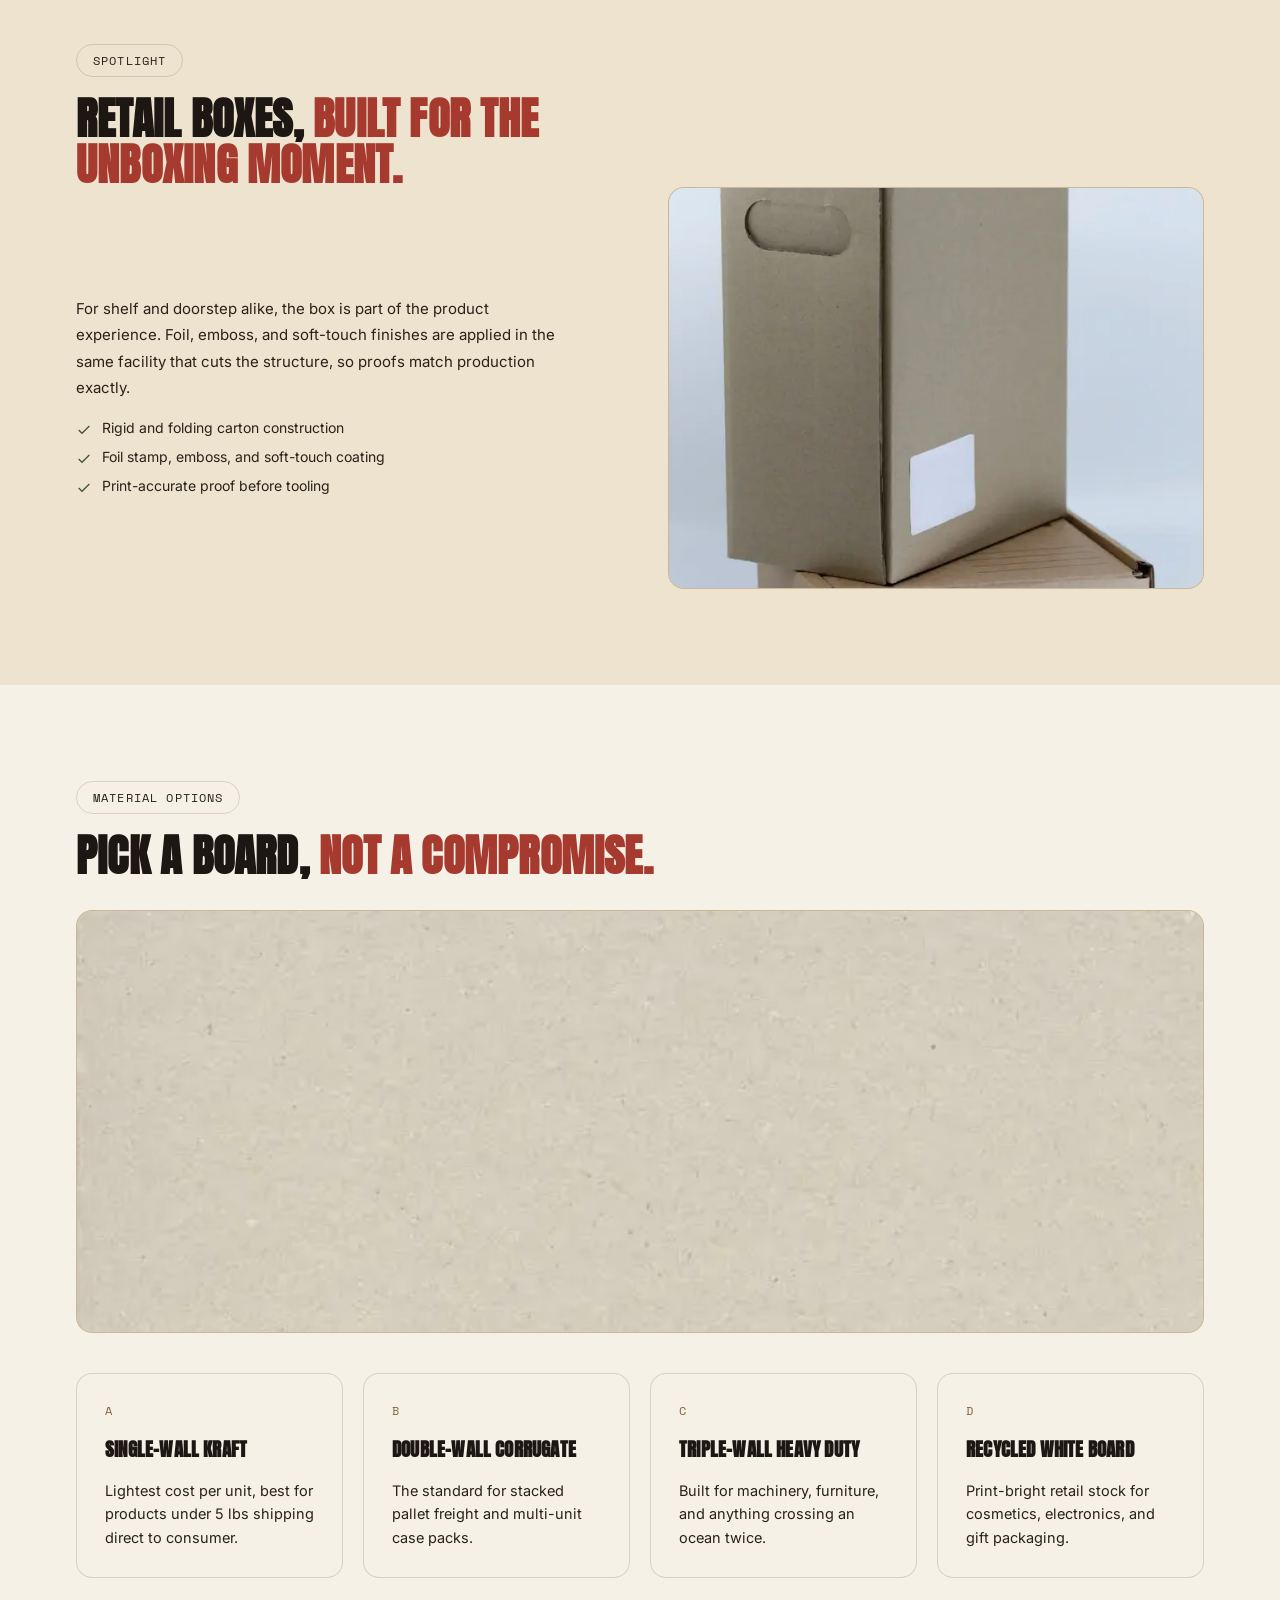
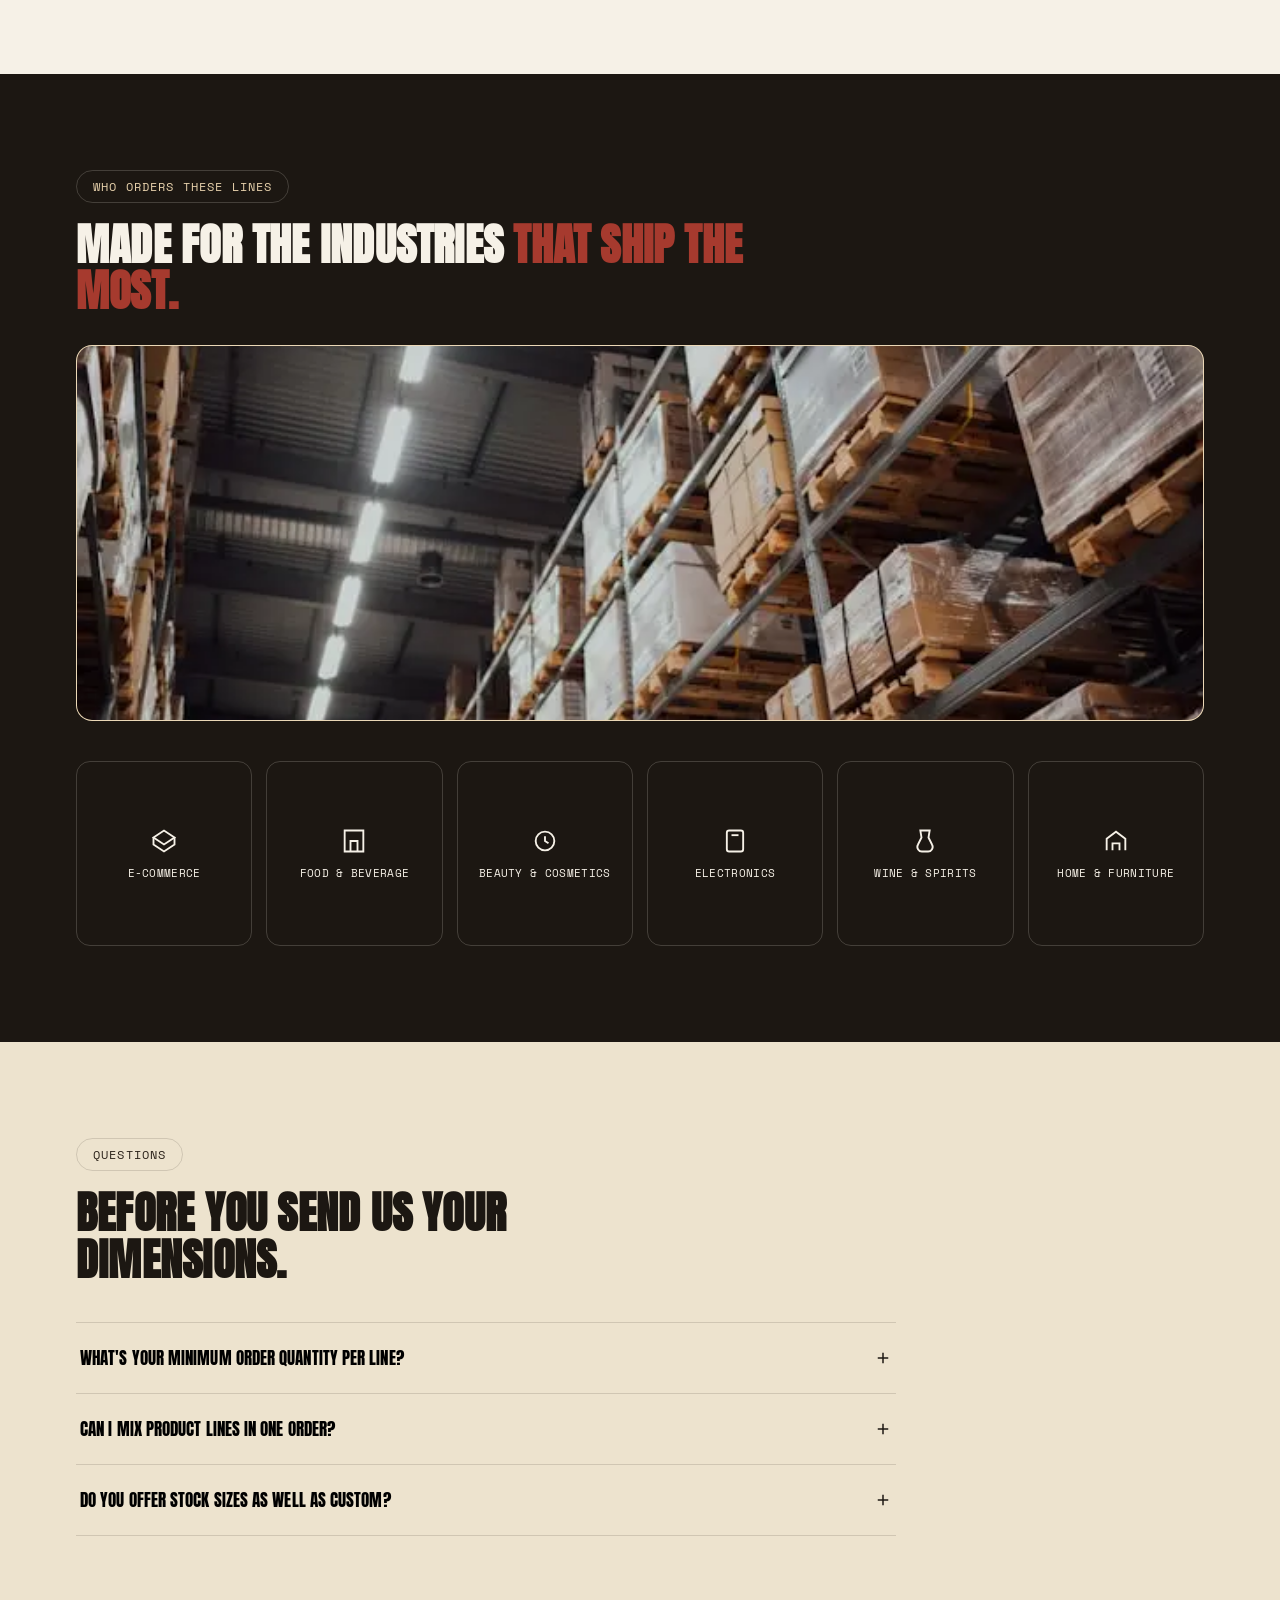
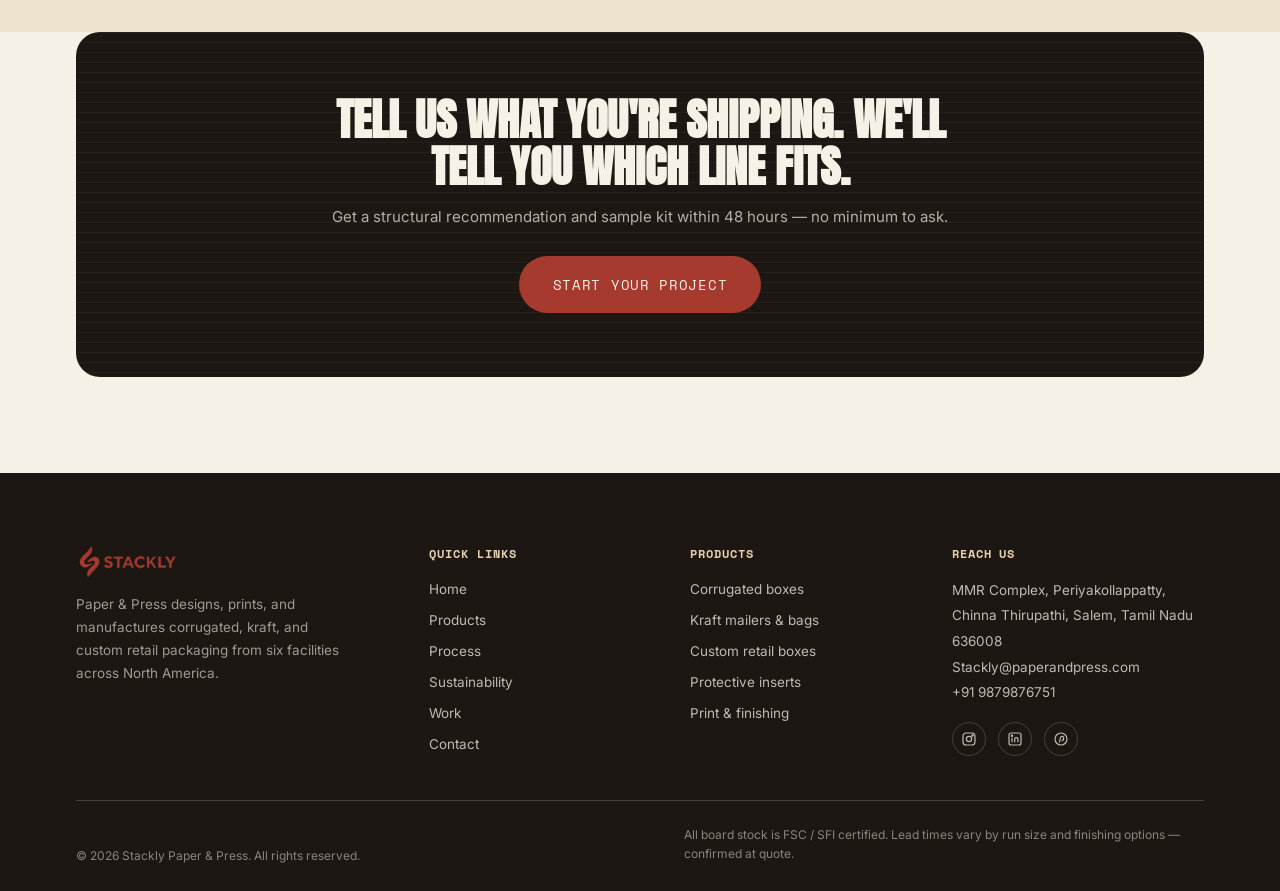
<file: products.html>
<!DOCTYPE html>
<html lang="en">
<head>
<meta charset="UTF-8">
<meta name="viewport" content="width=device-width, initial-scale=1.0">
<title>Products — Paper & Press</title>
<meta name="description" content="Corrugated boxes, kraft mailers, custom retail boxes, protective inserts, eco void-fill, and print & finishing — all under one roof.">
<link rel="preconnect" href="https://fonts.googleapis.com">
<link rel="preconnect" href="https://fonts.gstatic.com" crossorigin>
<link href="https://fonts.googleapis.com/css2?family=Anton&family=Space+Mono:wght@400;700&family=Inter:wght@300;400;500;600;700;800&display=swap" rel="stylesheet">
<style>
/* ==========================================================================
   PULP & PRESS — packaging & paper solutions
   Design tokens
   ========================================================================== */
:root {
  --ink:        #1C1712;
  --ink-soft:   #2A2119;
  --paper:      #F6F1E7;
  --paper-dim:  #EDE3CE;
  --kraft:      #B9895A;
  --kraft-deep: #8C6239;
  --kraft-light:#E8D2AC;
  --forest:     #45573A;
  --stamp:      #A63A2E;
  --line:       rgba(28,23,18,0.14);
  --line-light: rgba(246,241,231,0.18);

  --display: 'Anton', 'Arial Narrow', sans-serif;
  --mono: 'Space Mono', monospace;
  --body: 'Inter', sans-serif;

  --ease: cubic-bezier(0.22,1,0.36,1);
}

* { margin:0; padding:0; box-sizing:border-box; }

html { scroll-behavior:smooth; }

body {
  font-family:var(--body);
  background:var(--paper);
  color:var(--ink);
  overflow-x:hidden;
  -webkit-font-smoothing:antialiased;
}

img { display:block; max-width:100%; }

a { color:inherit; text-decoration:none; }

button { font-family:inherit; cursor:pointer; border:none; background:none; }

::selection { background:var(--stamp); color:var(--paper); }

@media (prefers-reduced-motion: reduce) {
  * { animation-duration:0.001ms !important; animation-iteration-count:1 !important; transition-duration:0.001ms !important; scroll-behavior:auto !important; }
}

.wrap { max-width:1240px; margin:0 auto; }
.px { padding-left:24px; padding-right:24px; }
@media (min-width:900px) { .px { padding-left:56px; padding-right:56px; } }

.eyebrow {
  font-family:var(--mono);
  font-size:12px;
  letter-spacing:0.14em;
  text-transform:uppercase;
}

.flute-bg {
  background-image:repeating-linear-gradient(180deg, rgba(28,23,18,0.05) 0px, rgba(28,23,18,0.05) 1px, transparent 1px, transparent 9px);
}
.flute-bg-dark {
  background-image:repeating-linear-gradient(180deg, rgba(246,241,231,0.05) 0px, rgba(246,241,231,0.05) 1px, transparent 1px, transparent 9px);
}

.torn {
  position:relative;
  width:100%;
  height:34px;
  display:block;
  margin-top:-1px;
}
.torn svg { width:100%; height:100%; display:block; }

a:focus-visible, button:focus-visible, .faq-question:focus-visible {
  outline:2px solid var(--stamp);
  outline-offset:3px;
}

/* ==========================================================================
   Buttons
   ========================================================================== */
.roll-btn {
  position:relative;
  display:inline-flex;
  align-items:center;
  gap:10px;
  padding:14px 26px;
  border-radius:999px;
  font-family:var(--mono);
  font-size:13px;
  letter-spacing:0.05em;
  text-transform:uppercase;
  overflow:hidden;
  transition:transform 0.35s var(--ease), box-shadow 0.35s var(--ease);
}
.roll-btn.dark { background:var(--ink); color:var(--paper); }
.roll-btn.orange { background:var(--stamp); color:var(--paper); }
.roll-btn.ghost { background:transparent; color:var(--ink); border:1.5px solid var(--ink); }
.roll-btn:hover { transform:translateY(-2px); box-shadow:0 10px 24px rgba(28,23,18,0.22); }
.roll-btn.big { padding:18px 34px; font-size:14px; }

.roll-text { display:inline-block; height:14px; overflow:hidden; }
.roll-text-inner { display:flex; flex-direction:column; transition:transform 0.45s var(--ease); }
.roll-btn:hover .roll-text-inner { transform:translateY(-14px); }
.roll-text-inner span { height:14px; line-height:14px; white-space:nowrap; }

.roll-arrow { width:16px; height:16px; display:inline-flex; transition:transform 0.35s var(--ease); }
.roll-btn:hover .roll-arrow { transform:translate(2px,-2px); }
.roll-arrow svg { width:100%; height:100%; }

.btn-flat {
  width:100%;
  padding:14px;
  border-radius:10px;
  background:var(--ink);
  color:var(--paper);
  font-family:var(--mono);
  font-size:13px;
  letter-spacing:0.04em;
  text-transform:uppercase;
  transition:background 0.3s var(--ease), transform 0.3s var(--ease);
}
.btn-flat:hover { background:var(--stamp); transform:translateY(-2px); }

/* ==========================================================================
   Header
   ========================================================================== */
.site-header {
  position:fixed; top:0; left:0; right:0; z-index:310;
  background:rgba(246,241,231,0.92);
  backdrop-filter:blur(10px);
  -webkit-backdrop-filter:blur(10px);
  box-shadow:0 1px 0 var(--line);
  transition:box-shadow 0.4s var(--ease), padding 0.4s var(--ease);
  padding:14px 0;
}
.site-header.scrolled {
  box-shadow:0 4px 16px rgba(28,23,18,0.1);
  padding:8px 0;
}
.header-inner {
  display:flex; align-items:center; justify-content:space-between;
  padding:0 24px;
}
@media (min-width:900px) { .header-inner { padding:0 40px; } }

.logo-slot { display:flex; align-items:center; gap:10px; }
.logo-img { height:34px; width:auto; }
.logo-word { font-family:var(--display); font-size:20px; letter-spacing:0.01em; color:var(--ink); }
.logo-word span { color:var(--stamp); }

.header-nav {
  display:none; align-items:center; gap:38px;
}
@media (min-width:900px) { .header-nav { display:flex; } }
.header-nav a {
  font-family:var(--mono); font-size:12.5px; letter-spacing:0.06em; text-transform:uppercase;
  color:var(--ink-soft); position:relative; padding-bottom:3px;
}
.header-nav a::after {
  content:''; position:absolute; left:0; bottom:0; width:0; height:1.5px; background:var(--stamp);
  transition:width 0.3s var(--ease);
}
.header-nav a:hover::after, .header-nav a.active::after { width:100%; }
.header-nav a.active { color:var(--ink); }

.header-right { display:none; align-items:center; gap:12px; }
@media (min-width:900px) { .header-right { display:flex; } }

.header-login-btn { padding:12px 22px; font-size:12.5px; }
.header-login-btn:hover { background:var(--ink); color:var(--paper); }

.mobile-sheet-actions { display:flex; flex-direction:column; gap:12px; align-self:center; width:100%; }
.mobile-sheet-actions .roll-btn { width:100%; justify-content:center; }
.mobile-sheet-actions .roll-btn:nth-child(2) { transition-delay:0.52s; }

.nav-toggle {
  display:flex; align-items:center; justify-content:center;
  width:44px; height:44px; color:var(--ink);
  position:relative; z-index:1;
}
.nav-toggle svg { width:22px; height:22px; }
@media (min-width:900px) { .nav-toggle { display:none; } }

.mobile-menu {
  position:fixed; inset:0; z-index:300;
  pointer-events:none;
}
.mobile-menu-backdrop {
  position:absolute; inset:0; background:rgba(28,23,18,0.55);
  opacity:0; transition:opacity 0.4s var(--ease);
}
.mobile-sheet {
  position:absolute; top:0; right:0; bottom:0;
  width:100%; max-width:none;
  height:100vh; height:100dvh;
  background-color:var(--paper); color:var(--ink);
  box-shadow:-12px 0 40px rgba(28,23,18,0.25);
  transform:translateX(100%);
  transition:transform 0.5s var(--ease);
  display:flex; flex-direction:column; justify-content:space-between; align-items:center;
  padding:100px 32px 40px;
  overflow-y:auto;
}
.mobile-menu.open { pointer-events:auto; }
.mobile-menu.open .mobile-menu-backdrop { opacity:1; }
.mobile-menu.open .mobile-sheet { transform:translateX(0); }

.mobile-nav-links { display:flex; flex-direction:column; align-items:center; gap:22px; text-align:center; }
.mobile-nav-links a {
  font-family:var(--display); font-size:28px; letter-spacing:0.01em;
  color:var(--ink);
  opacity:0; transform:translateX(24px);
  transition:opacity 0.5s var(--ease), transform 0.5s var(--ease), color 0.25s var(--ease);
}
.mobile-nav-links a:hover, .mobile-nav-links a.active { color:var(--stamp); }
.mobile-menu.open .mobile-nav-links a:nth-child(1) { transition-delay:0.15s; }
.mobile-menu.open .mobile-nav-links a:nth-child(2) { transition-delay:0.225s; }
.mobile-menu.open .mobile-nav-links a:nth-child(3) { transition-delay:0.3s; }
.mobile-menu.open .mobile-nav-links a:nth-child(4) { transition-delay:0.375s; }
.mobile-menu.open .mobile-nav-links a:nth-child(5) { transition-delay:0.45s; }
.mobile-menu.open .mobile-nav-links a:nth-child(6) { transition-delay:0.525s; }
.mobile-menu.open .mobile-nav-links a { opacity:1; transform:translateX(0); }
.mobile-sheet .roll-btn {
  opacity:0; transform:translateY(14px);
  transition:opacity 0.5s var(--ease) 0.45s, transform 0.5s var(--ease) 0.45s, background 0.3s var(--ease);
  align-self:center;
}
.mobile-menu.open .mobile-sheet .roll-btn { opacity:1; transform:translateY(0); }
.mobile-sheet .roll-btn.ghost { color:var(--ink); border-color:var(--line); }
.mobile-sheet .roll-btn.ghost:hover { background:var(--ink); color:var(--paper); }

.hamburger { position:relative; width:20px; height:14px; pointer-events:none; }
.hamburger span {
  position:absolute; left:0; width:100%; height:2px; background:currentColor;
  transition:transform 0.4s var(--ease), opacity 0.3s var(--ease);
  pointer-events:none;
}
.hamburger span:nth-child(1) { top:0; }
.hamburger span:nth-child(2) { top:6px; }
.hamburger span:nth-child(3) { top:12px; }
.nav-toggle.active .hamburger span:nth-child(1) { transform:translateY(6px) rotate(45deg); }
.nav-toggle.active .hamburger span:nth-child(2) { opacity:0; transform:scaleX(0); }
.nav-toggle.active .hamburger span:nth-child(3) { transform:translateY(-6px) rotate(-45deg); }

/* ==========================================================================
   Hero
   ========================================================================== */
.hero {
  position:relative;
  min-height:100vh;
  display:flex; align-items:center;
  background:
    radial-gradient(1100px 620px at 82% 8%, rgba(196,134,74,0.32), transparent 60%),
    radial-gradient(900px 700px at 8% 96%, rgba(41,107,102,0.34), transparent 62%),
    linear-gradient(165deg, #12201F 0%, #0C1917 46%, #070F0E 100%);
  color:var(--paper);
  overflow:hidden;
  padding-top:120px;
}
.hero::before {
  content:'';
  position:absolute; inset:0;
  background-image:repeating-linear-gradient(180deg, rgba(246,241,231,0.045) 0px, rgba(246,241,231,0.045) 1px, transparent 1px, transparent 10px);
  pointer-events:none;
}
.hero-grain {
  position:absolute; inset:0; opacity:0.5; mix-blend-mode:overlay; pointer-events:none;
  background-image:url("data:image/svg+xml;utf8,<svg xmlns='http://www.w3.org/2000/svg' width='140' height='140'><filter id='n'><feTurbulence type='fractalNoise' baseFrequency='0.9' numOctaves='2' stitchTiles='stitch'/></filter><rect width='100%25' height='100%25' filter='url(%23n)' opacity='0.35'/></svg>");
}

/* Drifting kraft dust — ambient atmosphere, respects reduced motion */
.hero-dust { position:absolute; inset:0; z-index:1; pointer-events:none; overflow:hidden; }
.hero-dust span {
  position:absolute; bottom:-40px; border-radius:50%;
  background:radial-gradient(circle, rgba(214,196,168,0.55), rgba(214,196,168,0));
  animation:driftUp linear infinite;
  opacity:0;
}
.hero-dust span:nth-child(1){ left:6%;  width:5px; height:5px; animation-duration:16s; animation-delay:0s; }
.hero-dust span:nth-child(2){ left:18%; width:3px; height:3px; animation-duration:12s; animation-delay:2.4s; }
.hero-dust span:nth-child(3){ left:33%; width:6px; height:6px; animation-duration:19s; animation-delay:1s; }
.hero-dust span:nth-child(4){ left:52%; width:4px; height:4px; animation-duration:14s; animation-delay:4s; }
.hero-dust span:nth-child(5){ left:67%; width:3px; height:3px; animation-duration:17s; animation-delay:0.6s; }
.hero-dust span:nth-child(6){ left:80%; width:5px; height:5px; animation-duration:13s; animation-delay:3.2s; }
.hero-dust span:nth-child(7){ left:91%; width:4px; height:4px; animation-duration:20s; animation-delay:5.5s; }
@keyframes driftUp {
  0%   { transform:translateY(0) translateX(0); opacity:0; }
  8%   { opacity:0.7; }
  92%  { opacity:0.5; }
  100% { transform:translateY(-115vh) translateX(30px); opacity:0; }
}

.hero-inner {
  position:relative; z-index:2;
  display:grid; grid-template-columns:1fr; gap:56px;
  align-items:center;
  width:100%;
}
@media (min-width:960px) { .hero-inner { grid-template-columns:1.1fr 0.9fr; gap:32px; } }
.hero-inner > * { min-width:0; }

.hero-eyebrow { color:var(--kraft-light); display:flex; align-items:center; gap:10px; opacity:0; animation:fadeUp 0.7s var(--ease) 0.15s both; }
.hero-eyebrow .dot { width:6px; height:6px; border-radius:50%; background:var(--stamp); display:inline-block; animation:dotPulse 2.2s ease-in-out infinite; }
@keyframes dotPulse { 0%,100%{ box-shadow:0 0 0 0 rgba(166,58,46,0.55); } 50%{ box-shadow:0 0 0 6px rgba(166,58,46,0); } }

.hero-headline {
  font-family:var(--display);
  text-transform:uppercase;
  font-size:44px; line-height:0.98; letter-spacing:0.005em;
  margin-top:18px;
}
@media (min-width:640px) { .hero-headline { font-size:64px; } }
@media (min-width:1100px) { .hero-headline { font-size:84px; } }
.hero-headline em { font-style:normal; color:var(--kraft-light); }
.hero-headline .line-mask { display:block; overflow:hidden; }
.hero-headline .line-mask span { display:block; transform:translateY(110%); animation:lineUp 0.85s var(--ease) both; }
.hero-headline .line-mask:nth-child(1) span { animation-delay:0.25s; }
.hero-headline .line-mask:nth-child(2) span { animation-delay:0.38s; }
.hero-headline .line-mask:nth-child(3) span { animation-delay:0.51s; }
@keyframes lineUp { to { transform:translateY(0); } }

.hero-sub {
  font-size:16px; line-height:1.6; color:rgba(246,241,231,0.72);
  max-width:460px; margin-top:22px;
  opacity:0; animation:fadeUp 0.7s var(--ease) 0.68s both;
}
.hero-cta-row { display:flex; flex-wrap:wrap; gap:16px; margin-top:34px; opacity:0; animation:fadeUp 0.7s var(--ease) 0.82s both; }
@keyframes fadeUp { from{ opacity:0; transform:translateY(16px); } to{ opacity:1; transform:translateY(0); } }

.hero-meta {
  display:flex; gap:28px; margin-top:56px; flex-wrap:wrap;
}
.hero-meta div { font-family:var(--mono); font-size:12px; color:rgba(246,241,231,0.6); }
.hero-meta strong { display:block; font-family:var(--display); font-size:26px; color:var(--paper); letter-spacing:0.01em; }

/* Signature element — fanned material swatches with an ink-stamp hit */
.swatch-stage {
  position:relative;
  width:100%; max-width:320px; margin:0 auto;
  aspect-ratio:1/1.05;
  opacity:0; animation:fadeUp 0.8s var(--ease) 0.35s both;
}
.swatch-card {
  position:absolute;
  left:50%; bottom:6%;
  width:62%; height:78%;
  margin-left:-31%;
  transform-origin:bottom center;
  border-radius:10px;
  border:1px solid rgba(28,23,18,0.35);
  box-shadow:0 24px 44px rgba(10,8,5,0.45);
  opacity:0;
  animation:fanIn 0.85s var(--ease) both;
  display:flex; align-items:flex-end; justify-content:flex-start;
  padding:14px;
}
.swatch-card span {
  font-family:var(--mono); font-size:10.5px; letter-spacing:0.06em; text-transform:uppercase;
}
.swatch-card.c1 { background:var(--kraft-light); color:var(--ink); transform:rotate(-16deg); animation-delay:0.5s; z-index:1; }
.swatch-card.c2 { background:var(--kraft); color:var(--ink); transform:rotate(-2deg); animation-delay:0.64s; z-index:2; }
.swatch-card.c3 { background:var(--kraft-deep); color:var(--paper); transform:rotate(13deg); animation-delay:0.78s; z-index:3; }
@keyframes fanIn {
  0%   { opacity:0; transform:rotate(0deg) translateY(30px) scale(0.9); }
  100% { opacity:1; transform:rotate(var(--rot,0deg)) translateY(0) scale(1); }
}
.swatch-card.c1 { --rot:-16deg; }
.swatch-card.c2 { --rot:-2deg; }
.swatch-card.c3 { --rot:13deg; }

.stamp-badge {
  position:absolute; right:2%; top:6%;
  width:132px; height:132px;
  border-radius:50%;
  border:2px solid var(--stamp);
  display:flex; align-items:center; justify-content:center;
  text-align:center;
  transform:rotate(-9deg) scale(1.7);
  opacity:0;
  z-index:5;
  animation:stampHit 0.55s cubic-bezier(0.34,1.56,0.64,1) 1.05s both;
  background:rgba(28,23,18,0.2);
  backdrop-filter:blur(1px);
}
.stamp-badge::before {
  content:''; position:absolute; inset:-6px; border-radius:50%; border:1px solid var(--stamp); opacity:0.5;
}
.stamp-badge span {
  font-family:var(--mono); font-size:11px; letter-spacing:0.08em; text-transform:uppercase;
  color:var(--stamp); line-height:1.4;
}
@keyframes stampHit {
  0%   { opacity:0; transform:rotate(-9deg) scale(1.9); }
  55%  { opacity:1; transform:rotate(-9deg) scale(0.94); }
  75%  { transform:rotate(-9deg) scale(1.04); }
  100% { opacity:1; transform:rotate(-9deg) scale(1); }
}

.line-ticker {
  position:relative; z-index:2;
  margin-top:64px;
  border-top:1px solid var(--line-light);
  border-bottom:1px solid var(--line-light);
  padding:14px 0;
  overflow:hidden;
  opacity:0; animation:fadeUp 0.7s var(--ease) 1s both;
}
.line-ticker-track {
  display:flex; width:max-content;
  animation:tickerScroll 26s linear infinite;
}
.line-ticker-track span {
  font-family:var(--mono); font-size:12px; letter-spacing:0.12em; text-transform:uppercase;
  color:rgba(246,241,231,0.55); white-space:nowrap; padding:0 22px;
  display:inline-flex; align-items:center; gap:22px;
}
.line-ticker-track span::after { content:'•'; color:var(--stamp); }
@keyframes tickerScroll { from{ transform:translateX(0); } to{ transform:translateX(-50%); } }

.scroll-cue {
  position:absolute; bottom:28px; left:50%; transform:translateX(-50%);
  display:flex; flex-direction:column; align-items:center; gap:8px;
  font-family:var(--mono); font-size:10.5px; letter-spacing:0.12em; text-transform:uppercase;
  color:rgba(246,241,231,0.55); z-index:2;
}
.scroll-cue .line { width:1px; height:34px; background:linear-gradient(180deg, rgba(246,241,231,0.7), transparent); animation:cueMove 1.8s ease-in-out infinite; }
@keyframes cueMove { 0%,100%{ transform:scaleY(0.6); opacity:0.4; } 50%{ transform:scaleY(1); opacity:1; } }

/* ==========================================================================
   Section headings / badges
   ========================================================================== */
.section-white { background:var(--paper); padding:96px 0; position:relative; }
.section-cream { background:var(--paper-dim); padding:96px 0; position:relative; }
.section-dark { background:var(--ink); color:var(--paper); padding:96px 0; position:relative; }

.badge-row { display:flex; margin-bottom:18px; }
.badge-pill {
  font-family:var(--mono); font-size:11.5px; letter-spacing:0.1em; text-transform:uppercase;
  padding:7px 16px; border-radius:999px; border:1px solid var(--line);
  color:var(--ink-soft);
}
.badge-pill.on-dark { border-color:var(--line-light); color:var(--kraft-light); }

.section-heading {
  font-family:var(--display); text-transform:uppercase;
  font-size:30px; line-height:1.05; letter-spacing:0.005em;
  max-width:720px;
}
@media (min-width:768px) { .section-heading { font-size:44px; } }
.section-heading.tight { max-width:600px; }
.section-heading em { font-style:normal; color:var(--stamp); }

.big-heading {
  font-family:var(--display); text-transform:uppercase;
  font-size:32px; line-height:1.02;
  display:flex; align-items:flex-end; justify-content:space-between;
  flex-wrap:wrap; gap:20px;
  border-bottom:2px solid var(--ink); padding-bottom:24px; margin-bottom:48px;
}
@media (min-width:768px) { .big-heading { font-size:52px; } }

.product-grid { display:grid; grid-template-columns:1fr; gap:20px; }
@media (min-width:640px) { .product-grid { grid-template-columns:repeat(2,1fr); } }
@media (min-width:1024px) { .product-grid { grid-template-columns:repeat(3,1fr); } }

.product-card {
  border:1px solid var(--line); border-radius:16px; padding:28px;
  background:var(--paper); transition:transform 0.4s var(--ease), box-shadow 0.4s var(--ease), border-color 0.4s var(--ease);
  display:flex; flex-direction:column; gap:16px;
}
.product-card:hover { transform:translateY(-6px); box-shadow:0 20px 40px rgba(28,23,18,0.12); border-color:transparent; }
.product-icon { width:44px; height:44px; color:var(--stamp); }
.product-card h3 { font-family:var(--display); font-size:19px; text-transform:uppercase; letter-spacing:0.01em; }
.product-card p { font-size:14.5px; line-height:1.6; color:var(--ink-soft); }
.product-num { font-family:var(--mono); font-size:12px; color:var(--kraft-deep); }

.stats-grid { display:grid; grid-template-columns:repeat(2,1fr); gap:32px 24px; }
@media (min-width:768px) { .stats-grid { grid-template-columns:repeat(4,1fr); } }
.stat-number { font-family:var(--display); font-size:40px; letter-spacing:0.01em; }
.stat-label { font-family:var(--mono); font-size:11.5px; letter-spacing:0.05em; text-transform:uppercase; color:rgba(246,241,231,0.65); margin-top:6px; }
.section-dark .stat-number { color:var(--kraft-light); }

.feature-split { display:grid; grid-template-columns:1fr; gap:40px; align-items:center; }
@media (min-width:900px) { .feature-split { grid-template-columns:1fr 1fr; gap:56px; } }
.feature-split.reverse .feature-media { order:2; }
.feature-media { border-radius:16px; overflow:hidden; aspect-ratio:4/3; background:var(--kraft-light); border:1px solid var(--line); }
.feature-media img { width:100%; height:100%; object-fit:cover; }
.feature-copy p { font-size:15px; line-height:1.75; color:var(--ink-soft); max-width:480px; margin-top:16px; }
.feature-copy ul { margin-top:18px; display:flex; flex-direction:column; gap:10px; }
.feature-copy li { display:flex; gap:10px; font-size:14px; color:var(--ink-soft); align-items:flex-start; }
.feature-copy li svg { width:16px; height:16px; margin-top:3px; color:var(--forest); flex-shrink:0; }

.option-grid { display:grid; grid-template-columns:1fr; gap:20px; }
@media (min-width:640px) { .option-grid { grid-template-columns:repeat(2,1fr); } }
@media (min-width:1024px) { .option-grid { grid-template-columns:repeat(4,1fr); } }

.industry-grid { display:grid; grid-template-columns:repeat(2,1fr); gap:14px; }
@media (min-width:768px) { .industry-grid { grid-template-columns:repeat(3,1fr); } }
@media (min-width:1100px) { .industry-grid { grid-template-columns:repeat(6,1fr); } }
.industry-card {
  aspect-ratio:1/1.05; border-radius:14px; border:1px solid var(--line);
  display:flex; flex-direction:column; align-items:center; justify-content:center; gap:10px;
  text-align:center; padding:14px; transition:background 0.35s var(--ease), transform 0.35s var(--ease);
}
.industry-card:hover { background:var(--ink); color:var(--paper); transform:translateY(-4px); }
.industry-card svg { width:28px; height:28px; }
.industry-card span { font-family:var(--mono); font-size:11px; letter-spacing:0.03em; text-transform:uppercase; }

/* ==========================================================================
   FAQ — Accordion
   ========================================================================== */
.faq-list { margin-top:40px; border-top:1px solid var(--line); max-width:820px; }
.faq-item { border-bottom:1px solid var(--line); }
.faq-question {
  width:100%; display:flex; justify-content:space-between; align-items:center;
  padding:22px 4px; text-align:left; font-family:var(--display); font-size:17px;
  text-transform:uppercase; letter-spacing:0.005em;
  background:transparent;
  transition:color 0.25s var(--ease);
  cursor:pointer;
}
.faq-question:hover { color:var(--stamp); }
.faq-question svg {
  width:18px; height:18px; flex-shrink:0;
  transition:transform 0.4s var(--ease);
  color:var(--ink);
}
.faq-item.open .faq-question svg { transform:rotate(45deg); }
.faq-answer {
  max-height:0;
  overflow:hidden;
  transition:max-height 0.5s var(--ease), padding 0.3s var(--ease);
}
.faq-item.open .faq-answer { max-height:300px; }
.faq-answer p {
  padding:0 4px 22px;
  font-size:14.5px; line-height:1.65;
  color:var(--ink-soft); max-width:640px;
}

.cta-banner {
  border-radius:24px; background:var(--ink); color:var(--paper);
  padding:64px 32px; text-align:center; position:relative; overflow:hidden;
}
.cta-banner::before {
  content:''; position:absolute; inset:0;
  background-image:repeating-linear-gradient(180deg, rgba(246,241,231,0.045) 0px, rgba(246,241,231,0.045) 1px, transparent 1px, transparent 10px);
}
.cta-banner h2 { position:relative; font-family:var(--display); text-transform:uppercase; font-size:30px; max-width:640px; margin:0 auto; line-height:1.08; }
@media (min-width:768px) { .cta-banner h2 { font-size:44px; } }
.cta-banner p { position:relative; margin-top:16px; color:rgba(246,241,231,0.7); font-size:15px; }
.cta-banner .roll-btn { position:relative; margin-top:30px; }

/* ==========================================================================
   Footer
   ========================================================================== */
.site-footer { background:var(--ink); color:var(--paper); padding:72px 0 28px; }
.footer-top { display:grid; grid-template-columns:1fr; gap:44px; padding-bottom:44px; border-bottom:1px solid var(--line-light); }
@media (min-width:900px) { .footer-top { grid-template-columns:1.4fr 1fr 1fr 1.1fr; gap:32px; } }
.footer-logo-img { height:32px; margin-bottom:16px; }
.footer-brand p { font-size:13.5px; line-height:1.7; color:rgba(246,241,231,0.6); max-width:280px; }
.footer-col h4 { font-family:var(--mono); font-size:12px; letter-spacing:0.08em; text-transform:uppercase; color:var(--kraft-light); margin-bottom:16px; }
.footer-col ul { list-style:none; display:flex; flex-direction:column; gap:11px; }
.footer-col a { font-size:13.5px; color:rgba(246,241,231,0.75); transition:color 0.25s var(--ease); }
.footer-col a:hover { color:var(--paper); }
.footer-address { font-size:13.5px; line-height:1.9; color:rgba(246,241,231,0.75); margin-bottom:16px; }
.footer-social { display:flex; gap:12px; }
.footer-social a { width:34px; height:34px; border-radius:50%; border:1px solid var(--line-light); display:flex; align-items:center; justify-content:center; transition:background 0.3s var(--ease), border-color 0.3s var(--ease); }
.footer-social a:hover { background:var(--stamp); border-color:var(--stamp); }
.footer-social svg { width:16px; height:16px; }
.footer-bottom { display:flex; flex-direction:column; gap:10px; padding-top:24px; font-size:12px; color:rgba(246,241,231,0.5); }
@media (min-width:900px) { .footer-bottom { flex-direction:row; justify-content:space-between; align-items:flex-end; } }
.footer-disclosure { max-width:520px; line-height:1.6; }

.reveal{ opacity:0; transform:translateY(28px); transition:opacity 0.8s var(--ease), transform 0.8s var(--ease); }
.reveal.in{ opacity:1; transform:translateY(0); }

/* ==========================================================================
   NEW — extra photo inserts added to previously image-less sections
   ========================================================================== */
.insert-photo { border-radius:16px; overflow:hidden; border:1px solid var(--line); background:var(--kraft-light); }
.insert-photo img { width:100%; height:100%; object-fit:cover; display:block; }
.insert-photo.ratio-wide { aspect-ratio:21/9; }
.insert-photo.ratio-banner { aspect-ratio:16/6; }
.insert-photo.ratio-1x1 { aspect-ratio:1/1; }
.section-dark .insert-photo { border-color:var(--line-light); }
@media (min-width:768px) { .insert-photo.ratio-wide { aspect-ratio:3/1; } }
</style>
</head>
<body>

<header class="site-header" id="site-header">
  <div class="header-inner">
    <a href="index.html" class="logo-slot" aria-label="Homepage">
      <img src="./Assets/Stacklyimg4.webp" alt="Paper & Press logo" class="logo-img">
    </a>

    <nav class="header-nav">
      <a href="index.html">Home</a>
      <a href="products.html" class="active">Products</a>
      <a href="process.html">Process</a>
      <a href="sustainability.html">Sustainability</a>
      <a href="work.html">Work</a>
      <a href="contact.html">Contact</a>
    </nav>

    <div class="header-right">
      <button class="roll-btn ghost header-login-btn" onclick="window.location.href='login.html';">
        <span>Login</span>
      </button>
    </div>

    <button class="nav-toggle" id="menu-toggle" type="button" aria-label="Open menu" aria-expanded="false" aria-controls="mobile-menu">
      <span class="hamburger"><span></span><span></span><span></span></span>
    </button>
  </div>

  <!-- Mobile menu -->
  <div class="mobile-menu" id="mobile-menu">
    <div class="mobile-menu-backdrop" id="menu-backdrop"></div>
    <div class="mobile-sheet">
      <div class="mobile-nav-links">
        <a href="index.html">Home</a>
        <a href="products.html" class="active">Products</a>
        <a href="process.html">Process</a>
        <a href="sustainability.html">Sustainability</a>
        <a href="work.html">Work</a>
        <a href="contact.html">Contact</a>
      </div>
      <div class="mobile-sheet-actions">
        <button class="roll-btn ghost" onclick="window.location.href='login.html';">
          <span>Login</span>
        </button>
      </div>
    </div>
  </div>
</header>

<!-- ======================= HERO ======================= -->
<section class="hero" id="products-hero">
  <div class="hero-grain" aria-hidden="true"></div>
  <div class="hero-dust" aria-hidden="true"><span></span><span></span><span></span><span></span><span></span><span></span><span></span></div>
  <div class="wrap px hero-inner">
    <div>
      <div class="hero-eyebrow eyebrow"><span class="dot"></span>What we make</div>
      <h1 class="hero-headline">
        <span class="line-mask"><span>Six lines.</span></span>
        <span class="line-mask"><span>One factory</span></span>
        <span class="line-mask"><span><em>behind them all.</em></span></span>
      </h1>
      <p class="hero-sub">Corrugated, kraft, rigid, and molded pulp — every product line is built on the same floor, so structure, print, and finishing never have to hand off between vendors.</p>

      <div class="line-ticker" aria-hidden="true">
        <div class="line-ticker-track">
          <span><span>Corrugated</span><span>Kraft</span><span>Retail</span><span>Inserts</span><span>Void-fill</span><span>Print &amp; finishing</span></span>
          <span><span>Corrugated</span><span>Kraft</span><span>Retail</span><span>Inserts</span><span>Void-fill</span><span>Print &amp; finishing</span></span>
        </div>
      </div>
    </div>
    <div class="swatch-stage" aria-hidden="true">
      <div class="swatch-card c1"><span>Kraft, 32pt</span></div>
      <div class="swatch-card c2"><span>Double-wall</span></div>
      <div class="swatch-card c3"><span>White board</span></div>
      <div class="stamp-badge"><span>Built to<br>your SKU</span></div>
    </div>
  </div>
</section>

<div class="torn" aria-hidden="true">
  <svg viewBox="0 0 1200 34" preserveAspectRatio="none"><path d="M0,34 L0,10 L20,16 L42,4 L66,18 L90,6 L114,20 L140,8 L166,22 L192,10 L218,20 L246,6 L272,18 L300,8 L328,22 L356,10 L384,20 L412,6 L440,18 L468,8 L498,22 L526,10 L554,18 L582,6 L610,20 L638,8 L666,22 L696,10 L724,18 L752,6 L780,20 L808,8 L836,22 L866,10 L894,18 L922,6 L950,20 L978,8 L1008,22 L1036,10 L1064,18 L1092,6 L1120,20 L1148,8 L1176,18 L1200,10 L1200,34 Z" fill="#F6F1E7"/></svg>
</div>

<!-- ======================= 1. STATS ======================= -->
<section class="section-dark flute-bg-dark" style="padding:52px 0;">
  <div class="wrap px">
    <div class="stats-grid">
      <div><div class="stat-number">6</div><div class="stat-label">Product lines</div></div>
      <div><div class="stat-number">3-wall</div><div class="stat-label">Max corrugate strength</div></div>
      <div><div class="stat-number">250</div><div class="stat-label">Unit minimum, digital</div></div>
      <div><div class="stat-number">0</div><div class="stat-label">Plastic laminates used</div></div>
    </div>
  </div>
</section>

<!-- ======================= 2. FULL PRODUCT GRID ======================= -->
<section class="section-cream flute-bg" id="product-lines">
  <div class="wrap px">
    <div class="badge-row"><span class="badge-pill">The catalog</span></div>
    <h2 class="section-heading">Every line, <em>built to your dimensions.</em></h2>

    <!-- NEW IMAGE 1 — product catalog banner -->
    <div class="insert-photo ratio-wide reveal" style="margin-top:32px;">
      <img src="./Assets/pro1.webp" alt="Assortment of brown cardboard boxes representing the full product catalog">
    </div>

    <div class="product-grid" style="margin-top:44px;">
      <div class="product-card reveal">
        <span class="product-num">01</span>
        <svg class="product-icon" viewBox="0 0 24 24" fill="none" stroke="currentColor" stroke-width="1.6"><path d="M3 8l9-5 9 5-9 5-9-5z"/><path d="M3 8v8l9 5 9-5V8"/><path d="M12 13v8"/></svg>
        <h3>Corrugated shipping boxes</h3>
        <p>Single, double, and triple-wall stock built to your SKU dimensions, tested for the drop and the belt.</p>
      </div>
      <div class="product-card reveal">
        <span class="product-num">02</span>
        <svg class="product-icon" viewBox="0 0 24 24" fill="none" stroke="currentColor" stroke-width="1.6"><path d="M4 7h16v13H4z"/><path d="M4 7l3-4h10l3 4"/><path d="M9 11h6"/></svg>
        <h3>Kraft mailers &amp; bags</h3>
        <p>Peel-and-seal mailers and twist-handle bags in FSC-certified kraft, printed edge to edge.</p>
      </div>
      <div class="product-card reveal">
        <span class="product-num">03</span>
        <svg class="product-icon" viewBox="0 0 24 24" fill="none" stroke="currentColor" stroke-width="1.6"><rect x="4" y="4" width="16" height="16" rx="2"/><path d="M4 9h16"/><path d="M9 9v11"/></svg>
        <h3>Custom retail boxes</h3>
        <p>Rigid and folding cartons with foil, emboss, or soft-touch finish — designed to be unboxed, not just opened.</p>
      </div>
      <div class="product-card reveal">
        <span class="product-num">04</span>
        <svg class="product-icon" viewBox="0 0 24 24" fill="none" stroke="currentColor" stroke-width="1.6"><path d="M12 3v18"/><path d="M4 8l8-5 8 5"/><path d="M4 16l8 5 8-5"/></svg>
        <h3>Protective inserts</h3>
        <p>Die-cut honeycomb and molded pulp inserts that hold fragile product still without foam.</p>
      </div>
      <div class="product-card reveal">
        <span class="product-num">05</span>
        <svg class="product-icon" viewBox="0 0 24 24" fill="none" stroke="currentColor" stroke-width="1.6"><path d="M5 4h14v16l-7-4-7 4V4z"/></svg>
        <h3>Eco void-fill</h3>
        <p>Crinkle paper, honeycomb wrap, and starch-based air pillows — every filler here breaks down.</p>
      </div>
      <div class="product-card reveal">
        <span class="product-num">06</span>
        <svg class="product-icon" viewBox="0 0 24 24" fill="none" stroke="currentColor" stroke-width="1.6"><path d="M6 3h9l5 5v13H6z"/><path d="M15 3v5h5"/><path d="M9 13h6"/><path d="M9 17h4"/></svg>
        <h3>Custom print &amp; finishing</h3>
        <p>Flexo, litho, and digital short-run printing, plus foil stamping, spot UV, and die-cutting in house.</p>
      </div>
    </div>
  </div>
</section>

<!-- ======================= 3. FEATURE SPOTLIGHT: CORRUGATED ======================= -->
<section class="section-white" id="spotlight-corrugated">
  <div class="wrap px">
    <div class="badge-row"><span class="badge-pill">Spotlight</span></div>
    <h2 class="section-heading tight">Corrugated, <em>sized to stop dim-weight bleed.</em></h2>
    <div class="feature-split">
      <div class="feature-media"><img src="./Assets/delivery.webp" alt="Stack of right-sized corrugated shipping boxes"></div>
      <div class="feature-copy">
        <p>Most shippers overpay on dimensional weight because their box is bigger than the product inside it. We model your SKU first, then build the flute and wall count around it.</p>
        <ul>
          <li><svg viewBox="0 0 24 24" fill="none" stroke-width="2" stroke="currentColor"><polyline points="20 6 9 17 4 12"/></svg>Single, double, or triple-wall board</li>
          <li><svg viewBox="0 0 24 24" fill="none" stroke-width="2" stroke="currentColor"><polyline points="20 6 9 17 4 12"/></svg>Right-sized to cut dim-weight cost</li>
          <li><svg viewBox="0 0 24 24" fill="none" stroke-width="2" stroke="currentColor"><polyline points="20 6 9 17 4 12"/></svg>Drop, vibration, and belt tested</li>
        </ul>
      </div>
    </div>
  </div>
</section>

<!-- ======================= 4. FEATURE SPOTLIGHT: RETAIL/UNBOXING ======================= -->
<section class="section-cream flute-bg" id="spotlight-retail">
  <div class="wrap px">
    <div class="badge-row"><span class="badge-pill">Spotlight</span></div>
    <h2 class="section-heading tight">Retail boxes, <em>built for the unboxing moment.</em></h2>
    <div class="feature-split reverse">
      <div class="feature-media"><img src="./Assets/box2.webp" alt="Rigid retail box with foil emboss finish"></div>
      <div class="feature-copy">
        <p>For shelf and doorstep alike, the box is part of the product experience. Foil, emboss, and soft-touch finishes are applied in the same facility that cuts the structure, so proofs match production exactly.</p>
        <ul>
          <li><svg viewBox="0 0 24 24" fill="none" stroke-width="2" stroke="currentColor"><polyline points="20 6 9 17 4 12"/></svg>Rigid and folding carton construction</li>
          <li><svg viewBox="0 0 24 24" fill="none" stroke-width="2" stroke="currentColor"><polyline points="20 6 9 17 4 12"/></svg>Foil stamp, emboss, and soft-touch coating</li>
          <li><svg viewBox="0 0 24 24" fill="none" stroke-width="2" stroke="currentColor"><polyline points="20 6 9 17 4 12"/></svg>Print-accurate proof before tooling</li>
        </ul>
      </div>
    </div>
  </div>
</section>

<!-- ======================= 5. MATERIAL OPTIONS ======================= -->
<section class="section-white" id="material-options">
  <div class="wrap px">
    <div class="badge-row"><span class="badge-pill">Material options</span></div>
    <h2 class="section-heading tight">Pick a board, <em>not a compromise.</em></h2>

    <!-- NEW IMAGE 2 — material options banner -->
    <div class="insert-photo ratio-banner reveal" style="margin-top:32px;">
      <img src="./Assets/pro2.webp" alt="Close-up of beige recycled paperboard material used across our board options">
    </div>

    <div class="option-grid" style="margin-top:40px;">
      <div class="product-card">
        <span class="product-num">A</span>
        <h3>Single-wall kraft</h3>
        <p>Lightest cost per unit, best for products under 5 lbs shipping direct to consumer.</p>
      </div>
      <div class="product-card">
        <span class="product-num">B</span>
        <h3>Double-wall corrugate</h3>
        <p>The standard for stacked pallet freight and multi-unit case packs.</p>
      </div>
      <div class="product-card">
        <span class="product-num">C</span>
        <h3>Triple-wall heavy duty</h3>
        <p>Built for machinery, furniture, and anything crossing an ocean twice.</p>
      </div>
      <div class="product-card">
        <span class="product-num">D</span>
        <h3>Recycled white board</h3>
        <p>Print-bright retail stock for cosmetics, electronics, and gift packaging.</p>
      </div>
    </div>
  </div>
</section>

<!-- ======================= 6. INDUSTRIES SERVED ======================= -->
<section class="section-dark" id="industries">
  <div class="wrap px">
    <div class="badge-row"><span class="badge-pill on-dark">Who orders these lines</span></div>
    <h2 class="section-heading" style="color:var(--paper);">Made for the industries <em>that ship the most.</em></h2>

    <!-- NEW IMAGE 3 — industries banner -->
    <div class="insert-photo ratio-wide reveal" style="margin-top:32px;">
      <img src="./Assets/pro3.webp" alt="Brown cardboard boxes stacked on a warehouse rack, ready for industries we ship to">
    </div>

    <div class="industry-grid" style="margin-top:40px;">
      <div class="industry-card" style="border-color:var(--line-light); color:var(--paper);"><svg viewBox="0 0 24 24" fill="none" stroke="currentColor" stroke-width="1.6"><path d="M3 9l9-6 9 6-9 6-9-6z"/><path d="M3 9v6l9 6 9-6V9"/></svg><span>E-commerce</span></div>
      <div class="industry-card" style="border-color:var(--line-light); color:var(--paper);"><svg viewBox="0 0 24 24" fill="none" stroke="currentColor" stroke-width="1.6"><path d="M4 3h16v18H4z"/><path d="M9 21V12h6v9"/></svg><span>Food &amp; beverage</span></div>
      <div class="industry-card" style="border-color:var(--line-light); color:var(--paper);"><svg viewBox="0 0 24 24" fill="none" stroke="currentColor" stroke-width="1.6"><circle cx="12" cy="12" r="8"/><path d="M12 8v4l3 2"/></svg><span>Beauty &amp; cosmetics</span></div>
      <div class="industry-card" style="border-color:var(--line-light); color:var(--paper);"><svg viewBox="0 0 24 24" fill="none" stroke="currentColor" stroke-width="1.6"><rect x="5" y="3" width="14" height="18" rx="2"/><path d="M9 7h6"/></svg><span>Electronics</span></div>
      <div class="industry-card" style="border-color:var(--line-light); color:var(--paper);"><svg viewBox="0 0 24 24" fill="none" stroke="currentColor" stroke-width="1.6"><path d="M8 3h8l-1 6 3 6a4 4 0 01-4 6H10a4 4 0 01-4-6l3-6z"/></svg><span>Wine &amp; spirits</span></div>
      <div class="industry-card" style="border-color:var(--line-light); color:var(--paper);"><svg viewBox="0 0 24 24" fill="none" stroke="currentColor" stroke-width="1.6"><path d="M4 20V10l8-6 8 6v10"/><path d="M9 20v-6h6v6"/></svg><span>Home &amp; furniture</span></div>
    </div>
  </div>
</section>

<!-- ======================= 7. FAQ ======================= -->
<section class="section-cream flute-bg" id="faq">
  <div class="wrap px">
    <div class="badge-row"><span class="badge-pill">Questions</span></div>
    <h2 class="section-heading tight">Before you send us your dimensions.</h2>
    <div class="faq-list" id="faq-list">
      <div class="faq-item">
        <button class="faq-question" aria-expanded="false">
          What's your minimum order quantity per line?
          <svg viewBox="0 0 24 24" fill="none" stroke="currentColor" stroke-width="2">
            <line x1="12" y1="5" x2="12" y2="19"/>
            <line x1="5" y1="12" x2="19" y2="12"/>
          </svg>
        </button>
        <div class="faq-answer">
          <p>Digital short runs start at 250 units across every line. Flexo and litho runs typically start around 2,500 units, with pricing improving at volume.</p>
        </div>
      </div>
      <div class="faq-item">
        <button class="faq-question" aria-expanded="false">
          Can I mix product lines in one order?
          <svg viewBox="0 0 24 24" fill="none" stroke="currentColor" stroke-width="2">
            <line x1="12" y1="5" x2="12" y2="19"/>
            <line x1="5" y1="12" x2="19" y2="12"/>
          </svg>
        </button>
        <div class="faq-answer">
          <p>Yes. Shippers commonly order a corrugated outer, a molded-pulp insert, and void-fill together so everything arrives coordinated and ready to pack.</p>
        </div>
      </div>
      <div class="faq-item">
        <button class="faq-question" aria-expanded="false">
          Do you offer stock sizes as well as custom?
          <svg viewBox="0 0 24 24" fill="none" stroke="currentColor" stroke-width="2">
            <line x1="12" y1="5" x2="12" y2="19"/>
            <line x1="5" y1="12" x2="19" y2="12"/>
          </svg>
        </button>
        <div class="faq-answer">
          <p>Our sample kit includes 5 stock box styles to test immediately, while production orders are typically built to your exact dimensions.</p>
        </div>
      </div>
    </div>
  </div>
</section>

<!-- ======================= 8. FINAL CTA ======================= -->
<section class="section-white" style="padding-top:0;" id="products-cta">
  <div class="wrap px">
    <div class="cta-banner">
      <h2>Tell us what you're shipping. We'll tell you which line fits.</h2>
      <p>Get a structural recommendation and sample kit within 48 hours — no minimum to ask.</p>
      <button class="roll-btn orange big" onclick="window.location.href='404.html';">
        <span>Start your project</span>
      </button>
    </div>
  </div>
</section>

<footer class="site-footer">
  <div class="wrap px">
    <div class="footer-top">
      <div class="footer-brand">
        <a href="index.html" class="footer-logo-slot" aria-label="Homepage">
          <img src="./Assets/Stacklyimg4.webp" alt="Paper & Press logo" class="footer-logo-img">
        </a>
        <p>Paper &amp; Press designs, prints, and manufactures corrugated, kraft, and custom retail packaging from six facilities across North America.</p>
      </div>

      <div class="footer-col">
        <h4>Quick Links</h4>
        <ul>
          <li><a href="index.html">Home</a></li>
          <li><a href="products.html">Products</a></li>
          <li><a href="process.html">Process</a></li>
          <li><a href="sustainability.html">Sustainability</a></li>
          <li><a href="work.html">Work</a></li>
          <li><a href="contact.html">Contact</a></li>
        </ul>
      </div>

      <div class="footer-col footer-services">
        <h4>Products</h4>
        <ul>
          <li><a href="404.html">Corrugated boxes</a></li>
          <li><a href="404.html">Kraft mailers &amp; bags</a></li>
          <li><a href="404.html">Custom retail boxes</a></li>
          <li><a href="404.html">Protective inserts</a></li>
          <li><a href="404.html">Print &amp; finishing</a></li>
        </ul>
      </div>

      <div class="footer-col footer-contact">
        <h4>Reach Us</h4>
        <div class="footer-address">
          MMR Complex, Periyakollappatty, Chinna Thirupathi, Salem, Tamil Nadu 636008<br>
          <a href="404.html">Stackly@paperandpress.com</a><br>
          <a href="404.html">+91 9879876751</a>
        </div>
        <div class="footer-social">
          <a href="404.html" aria-label="Instagram">
            <svg viewBox="0 0 24 24" fill="none" stroke="currentColor" stroke-width="1.8"><rect x="3" y="3" width="18" height="18" rx="5"/><circle cx="12" cy="12" r="4"/><circle cx="17.2" cy="6.8" r="1"/></svg>
          </a>
          <a href="404.html" aria-label="LinkedIn">
            <svg viewBox="0 0 24 24" fill="none" stroke="currentColor" stroke-width="1.8"><rect x="3" y="3" width="18" height="18" rx="3"/><line x1="7.5" y1="10" x2="7.5" y2="17"/><circle cx="7.5" cy="7" r="1"/><path d="M11.5 17v-4.5a2.5 2.5 0 0 1 5 0V17"/></svg>
          </a>
          <a href="404.html" aria-label="Pinterest">
            <svg viewBox="0 0 24 24" fill="none" stroke="currentColor" stroke-width="1.8"><circle cx="12" cy="12" r="9"/><path d="M9.5 17c1-3 1.5-5 1.5-6.5a2.5 2.5 0 015 0c0 2-1 4-3 4"/></svg>
          </a>
        </div>
      </div>
    </div>
    <div class="footer-bottom">
      <span>&copy; 2026 Stackly Paper &amp; Press. All rights reserved.</span>
      <span class="footer-disclosure">All board stock is FSC / SFI certified. Lead times vary by run size and finishing options — confirmed at quote.</span>
    </div>
  </div>
</footer>

<script>
  (function() {
    // ----- Mobile Menu Toggle -----
    const toggle = document.getElementById('menu-toggle');
    const menu = document.getElementById('mobile-menu');
    const backdrop = document.getElementById('menu-backdrop');

    if (toggle && menu) {
      // Remove any stale listeners by cloning
      const freshToggle = toggle.cloneNode(true);
      toggle.parentNode.replaceChild(freshToggle, toggle);
      const newToggle = freshToggle;

      function closeMenu() {
        menu.classList.remove('open');
        newToggle.classList.remove('active');
        newToggle.setAttribute('aria-expanded', 'false');
        newToggle.setAttribute('aria-label', 'Open menu');
        document.body.style.overflow = '';
      }

      function openMenu() {
        menu.classList.add('open');
        newToggle.classList.add('active');
        newToggle.setAttribute('aria-expanded', 'true');
        newToggle.setAttribute('aria-label', 'Close menu');
        document.body.style.overflow = 'hidden';
      }

      newToggle.addEventListener('click', function(e) {
        e.preventDefault();
        e.stopPropagation();
        if (menu.classList.contains('open')) {
          closeMenu();
        } else {
          openMenu();
        }
      });

      if (backdrop) {
        backdrop.addEventListener('click', closeMenu);
      }

      menu.querySelectorAll('a').forEach(function(link) {
        link.addEventListener('click', closeMenu);
      });

      document.addEventListener('keydown', function(e) {
        if (e.key === 'Escape' && menu.classList.contains('open')) {
          closeMenu();
        }
      });

      window.addEventListener('resize', function() {
        if (window.innerWidth >= 900 && menu.classList.contains('open')) {
          closeMenu();
        }
      });
    }

    // ----- Header scroll shadow -----
    const header = document.getElementById('site-header');
    if (header) {
      window.addEventListener('scroll', function() {
        if (window.scrollY > 10) {
          header.classList.add('scrolled');
        } else {
          header.classList.remove('scrolled');
        }
      });
    }

    // ----- FAQ Accordion -----
    const faqItems = document.querySelectorAll('.faq-item');
    faqItems.forEach(function(item) {
      const question = item.querySelector('.faq-question');
      if (!question) return;

      question.addEventListener('click', function() {
        const isOpen = item.classList.contains('open');

        // Close all other items (optional: comment out for independent toggling)
        faqItems.forEach(function(other) {
          if (other !== item) {
            other.classList.remove('open');
            other.querySelector('.faq-question')?.setAttribute('aria-expanded', 'false');
          }
        });

        // Toggle current item
        if (isOpen) {
          item.classList.remove('open');
          question.setAttribute('aria-expanded', 'false');
        } else {
          item.classList.add('open');
          question.setAttribute('aria-expanded', 'true');
        }
      });
    });

    // ----- Scroll reveal -----
    const reveals = document.querySelectorAll('.reveal');
    if (reveals.length > 0 && 'IntersectionObserver' in window) {
      const observer = new IntersectionObserver(function(entries) {
        entries.forEach(function(entry) {
          if (entry.isIntersecting) {
            entry.target.classList.add('in');
          }
        });
      }, { threshold: 0.15, rootMargin: '0px 0px -40px 0px' });

      reveals.forEach(function(el) {
        observer.observe(el);
      });
    }
  })();
</script>
</body>
</html>
</file>
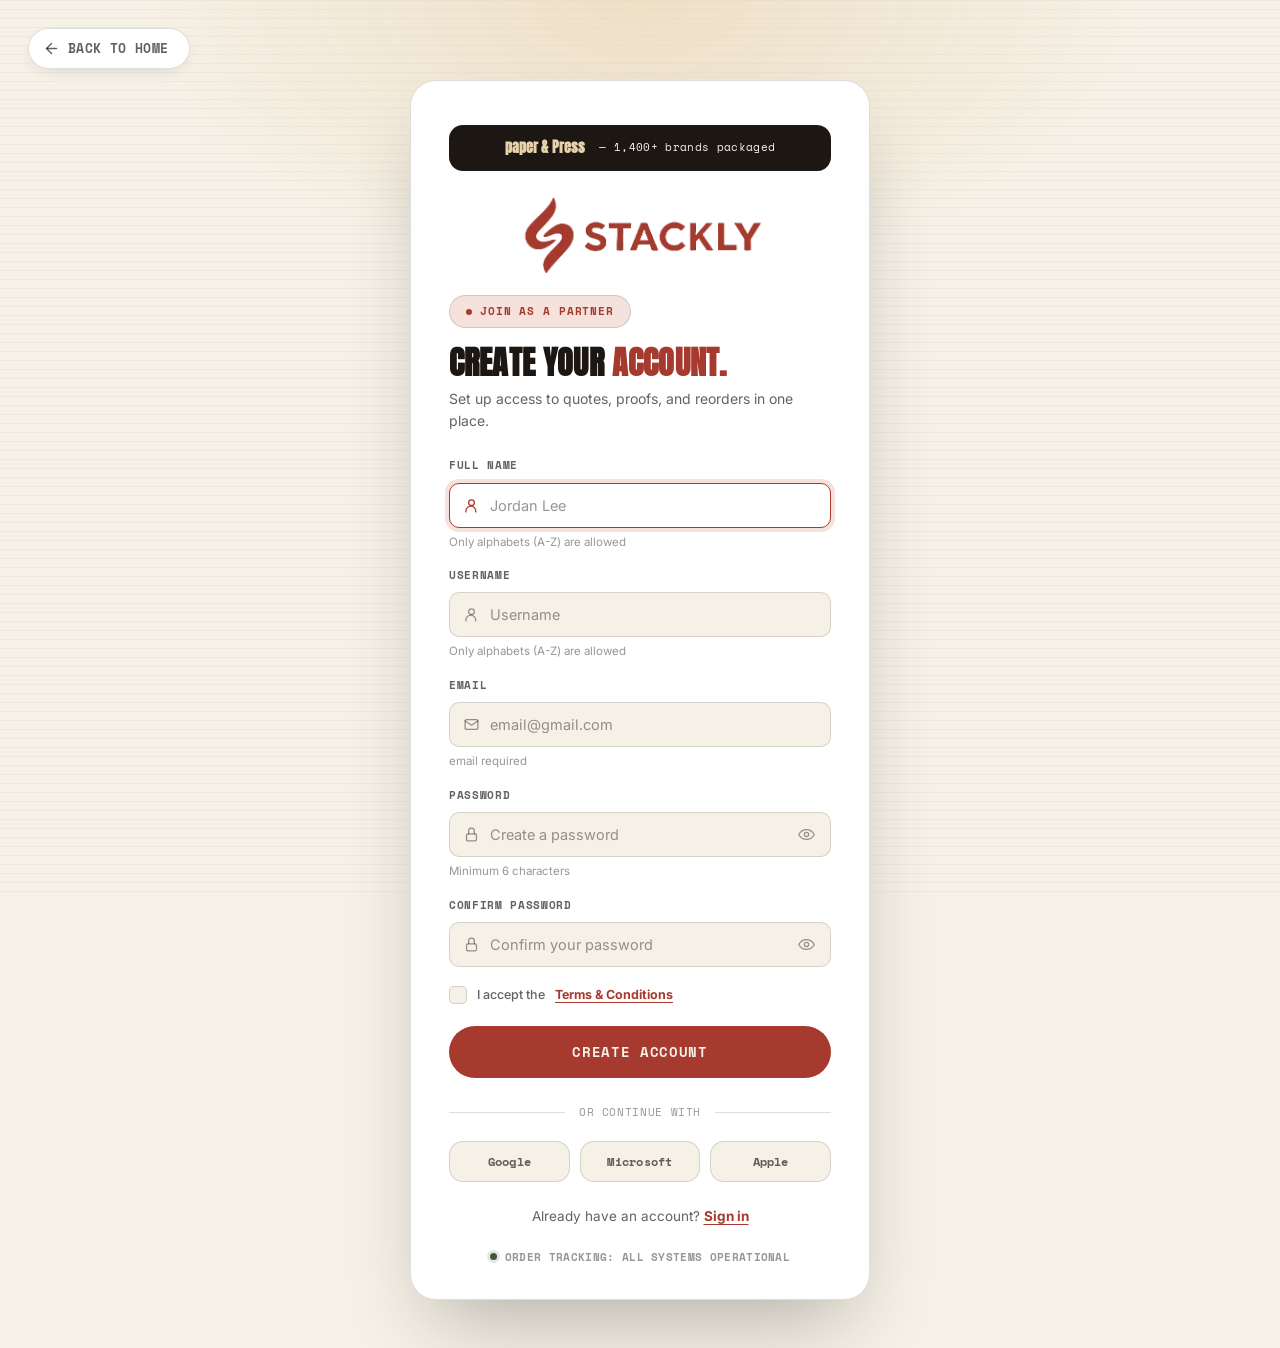
<file: signup.html>
<!DOCTYPE html>
<html lang="en">
<head>
<meta charset="UTF-8">
<meta name="viewport" content="width=device-width, initial-scale=1.0">
<title>Create Partner Account — Pulp &amp; Press</title>
<link rel="preconnect" href="https://fonts.googleapis.com">
<link rel="preconnect" href="https://fonts.gstatic.com" crossorigin>
<link href="https://fonts.googleapis.com/css2?family=Anton&family=Space+Mono:wght@400;700&family=Inter:wght@300;400;500;600;700;800&display=swap" rel="stylesheet">
<style>
:root{
  --ink:        #1C1712;
  --ink-soft:   #2A2119;
  --ink-70:     rgba(28,23,18,.68);
  --ink-45:     rgba(28,23,18,.45);
  --ink-25:     rgba(28,23,18,.16);
  --paper:      #F6F1E7;
  --paper-dim:  #EDE3CE;
  --white:      #FFFFFF;
  --kraft:      #B9895A;
  --kraft-deep: #8C6239;
  --kraft-light:#E8D2AC;
  --forest:     #45573A;
  --stamp:      #A63A2E;
  --stamp-pale: #F5E2DC;
  --danger:     #A63A2E;
  --danger-pale:#F5E2DC;
  --line:       rgba(28,23,18,.14);
  --line-soft:  rgba(28,23,18,.08);
  --radius-xl:26px;
  --radius-lg:18px;
  --radius-md:14px;
  --radius-sm:10px;
  --radius-pill:999px;
  --shadow-sm:0 6px 18px -8px rgba(28,23,18,.16);
  --shadow-md:0 18px 40px -14px rgba(28,23,18,.22);
  --shadow-lg:0 40px 80px -24px rgba(28,23,18,.3);
  --shadow-stamp:0 16px 34px -12px rgba(166,58,46,.35);
  --display:'Anton','Arial Narrow',sans-serif;
  --mono:'Space Mono',monospace;
  --body:'Inter',sans-serif;
  --ease:cubic-bezier(.22,1,.36,1);
  --dur-fast:.22s;
  --dur:.4s;
}

*,*::before,*::after{ box-sizing:border-box; }
html,body{ margin:0; padding:0; }
body{
  background:var(--paper);
  color:var(--ink);
  font-family:var(--body);
  font-size:16px;
  line-height:1.55;
  -webkit-font-smoothing:antialiased;
  min-height:100vh;
  display:flex;
  align-items:center;
  justify-content:center;
  padding:24px;
  position:relative;
  overflow-x:hidden;
}
a{ color:inherit; text-decoration:none; }
button{ font-family:inherit; cursor:pointer; background:none; border:none; color:inherit; }
input{ font-family:inherit; color:inherit; }
::selection{ background:var(--stamp); color:var(--paper); }
:focus-visible{ outline:2px solid var(--stamp); outline-offset:3px; border-radius:4px; }
@media (prefers-reduced-motion: reduce){
  *,*::before,*::after{
    animation-duration:.001ms !important;
    animation-iteration-count:1 !important;
    transition-duration:.001ms !important;
  }
}

/* corrugated flute texture, ambient */
body::before{
  content:"";
  position:fixed; inset:0;
  background-image:repeating-linear-gradient(180deg, rgba(28,23,18,.035) 0px, rgba(28,23,18,.035) 1px, transparent 1px, transparent 9px);
  z-index:0;
  pointer-events:none;
}
body::after{
  content:"";
  position:fixed; inset:0;
  background:radial-gradient(55% 42% at 50% 0%, var(--kraft-light) 0%, transparent 72%);
  opacity:.55;
  z-index:0;
  pointer-events:none;
}

/* ===== top nav buttons ===== */
.top-nav-btns{
  position:fixed; top:28px; left:28px; z-index:20;
  display:flex; align-items:center; gap:10px;
}
.nav-pill-btn{
  display:inline-flex; align-items:center; gap:8px;
  background:var(--white);
  border:1px solid var(--line);
  color:var(--ink-70);
  font-family:var(--mono);
  font-size:12.5px; font-weight:700; letter-spacing:.03em; text-transform:uppercase;
  padding:10px 20px 10px 14px;
  border-radius:var(--radius-pill);
  box-shadow:var(--shadow-sm);
  transition:color var(--dur-fast) var(--ease), border-color var(--dur-fast) var(--ease), transform var(--dur-fast) var(--ease), box-shadow var(--dur-fast) var(--ease);
}
.nav-pill-btn:hover{ color:var(--stamp); border-color:var(--stamp); transform:translateY(-2px); box-shadow:var(--shadow-md); }
.nav-pill-btn svg{ flex-shrink:0; }

@media (max-width:1023px){
  .top-nav-btns{ top:16px; left:16px; }
  .nav-pill-btn{ font-size:11px; padding:7px 14px 7px 10px; }
  .nav-pill-btn svg{ width:15px; height:15px; }
}

/* ===== root layout — single centered card, no side panel ===== */
.auth-root{
  position:relative; z-index:1;
  width:100%;
  display:flex; align-items:center; justify-content:center;
}

/* ===== card ===== */
.auth-card{ width:100%; max-width:460px; flex-shrink:0; margin:56px 0 24px; opacity:0; transform:translateY(18px); animation:cardIn .7s var(--ease) .05s forwards; }
@keyframes cardIn{ to{ opacity:1; transform:translateY(0); } }

.auth-card-inner{
  background:var(--white);
  border:1px solid var(--line);
  border-radius:var(--radius-xl);
  padding:44px 38px 34px;
  box-shadow:var(--shadow-lg);
  position:relative;
  overflow:hidden;
}
@media (max-width:480px){ .auth-card-inner{ padding:28px 20px 24px; border-radius:var(--radius-lg); } }

.auth-decoration-mobile{
  display:flex; align-items:center; gap:10px; justify-content:center;
  margin-bottom:24px; padding:12px 18px;
  background:var(--ink); color:var(--paper);
  border-radius:var(--radius-md);
  font-family:var(--mono); font-size:11px; letter-spacing:.03em;
}
.auth-decoration-mobile strong{ color:var(--kraft-light); font-family:var(--display); font-size:14px; letter-spacing:.01em; margin-right:4px; }

.auth-logo{ display:flex; align-items:center; justify-content:center; gap:10px; margin-bottom:22px; width:100%; }
.auth-logo img{ width:auto; height:auto; max-width:65%; object-fit:contain; display:block; }
.auth-logo span{ font-family:var(--display); font-size:18px; letter-spacing:.01em; text-transform:uppercase; }
.auth-logo span em{ font-style:normal; color:var(--stamp); }

.signup-header{ text-align:left; margin-bottom:26px; }
.badge-pill{
  display:inline-flex; align-items:center; gap:8px;
  padding:7px 16px;
  border:1px solid var(--line);
  border-radius:var(--radius-pill);
  font-family:var(--mono);
  font-size:11px; font-weight:700; letter-spacing:.08em; text-transform:uppercase;
  color:var(--stamp);
  background:var(--stamp-pale);
  margin-bottom:18px;
}
.badge-pill::before{ content:""; width:6px; height:6px; border-radius:50%; background:var(--stamp); flex-shrink:0; }

.signup-title{
  font-family:var(--display);
  text-transform:uppercase;
  font-size:clamp(26px, 4vw, 32px);
  line-height:1.05;
  letter-spacing:.005em;
  margin:0 0 8px;
  color:var(--ink);
}
.signup-title em{ font-style:normal; color:var(--stamp); }
.signup-subtitle{ font-size:14px; color:var(--ink-70); margin:0; }

/* ===== form ===== */
.signup-form-group{
  margin-bottom:16px;
  opacity:0; transform:translateY(10px);
  animation:fieldIn .55s var(--ease) forwards;
}
@keyframes fieldIn{ to{ opacity:1; transform:translateY(0); } }
.signup-form-group:nth-of-type(1){ animation-delay:.12s; }
.signup-form-group:nth-of-type(2){ animation-delay:.17s; }
.signup-form-group:nth-of-type(3){ animation-delay:.22s; }
.signup-form-group:nth-of-type(4){ animation-delay:.27s; }
.signup-form-group:nth-of-type(5){ animation-delay:.32s; }

.signup-form-group label{
  display:block;
  font-family:var(--mono);
  font-size:11px; font-weight:700; letter-spacing:.06em; text-transform:uppercase;
  color:var(--ink-70);
  margin-bottom:8px;
}

.signup-input-wrap{
  display:flex; align-items:center;
  background:var(--paper);
  border:1.5px solid var(--line);
  border-radius:var(--radius-sm);
  transition:border-color var(--dur-fast) var(--ease), box-shadow var(--dur-fast) var(--ease), background var(--dur-fast) var(--ease);
}
.signup-input-wrap:focus-within{
  border-color:var(--stamp);
  background:var(--white);
  box-shadow:0 0 0 4px var(--stamp-pale);
}
.signup-input-wrap--error{ border-color:var(--danger); }
.signup-input-wrap--error:focus-within{ box-shadow:0 0 0 4px var(--danger-pale); }
.signup-input-wrap.shake{ animation:shake .45s var(--ease); }
@keyframes shake{
  10%,90%{ transform:translateX(-1px); }
  20%,80%{ transform:translateX(3px); }
  30%,50%,70%{ transform:translateX(-6px); }
  40%,60%{ transform:translateX(6px); }
}

.field-icon{ width:17px; height:17px; margin-left:13px; color:var(--ink-45); flex-shrink:0; transition:color var(--dur-fast) var(--ease); }
.signup-input-wrap:focus-within .field-icon{ color:var(--stamp); }

.signup-input{
  flex:1; min-width:0;
  background:transparent; border:none; outline:none;
  color:var(--ink); font-size:14.5px;
  padding:13px 14px 13px 10px;
}
.signup-input::placeholder{ color:var(--ink-45); }

.signup-input[type="password"]::-ms-reveal,
.signup-input[type="password"]::-ms-clear{ display:none; width:0; height:0; pointer-events:none; }
.signup-input::-webkit-credentials-auto-fill-button,
.signup-input::-webkit-strong-password-auto-fill-button{ display:none !important; }

.signup-password-toggle{
  display:flex; align-items:center; justify-content:center;
  width:40px; height:40px; flex-shrink:0; margin-right:4px;
  color:var(--ink-45);
  transition:color var(--dur-fast) var(--ease);
  border-radius:8px;
}
.signup-password-toggle:hover{ color:var(--stamp); }
.signup-password-toggle svg{ width:17px; height:17px; }

.signup-error{
  display:block;
  font-family:var(--mono);
  font-size:11px; font-weight:700;
  color:var(--danger);
  margin-top:6px;
  opacity:0; transform:translateY(-4px);
  transition:opacity .25s var(--ease), transform .25s var(--ease);
}
.signup-error.show{ opacity:1; transform:translateY(0); }
.signup-hint{ display:block; font-size:11.5px; color:var(--ink-45); margin-top:6px; }
.signup-form-group.has-error .signup-hint{ display:none; }

/* ===== terms ===== */
.signup-terms{
  margin:18px 0 22px;
  opacity:0; transform:translateY(10px);
  animation:fieldIn .55s var(--ease) .36s forwards;
}
.signup-checkbox{ display:flex; align-items:flex-start; gap:10px; font-size:12.5px; font-weight:500; color:var(--ink-70); cursor:pointer; line-height:1.55; }
.signup-checkbox input{ position:absolute; opacity:0; width:0; height:0; }
.signup-checkbox-custom{
  width:18px; height:18px; margin-top:1px; border-radius:5px;
  border:1.5px solid var(--ink-25); background:var(--paper); position:relative; flex-shrink:0;
  transition:background var(--dur-fast) var(--ease), border-color var(--dur-fast) var(--ease), transform var(--dur-fast) var(--ease);
}
.signup-checkbox-custom svg{ width:11px; height:11px; position:absolute; left:2.5px; top:2.5px; opacity:0; transform:scale(.5); color:var(--white); transition:opacity .2s var(--ease), transform .2s var(--ease); }
.signup-checkbox input:checked + .signup-checkbox-custom{ background:var(--stamp); border-color:var(--stamp); }
.signup-checkbox input:checked + .signup-checkbox-custom svg{ opacity:1; transform:scale(1); }
.signup-terms-link{ color:var(--stamp); font-weight:700; text-decoration:underline; text-underline-offset:3px; }
.signup-terms-link:hover{ color:var(--ink); }
.signup-error--terms{ margin-top:8px; margin-left:28px; }

/* ===== submit — reuses theme roll-btn ===== */
.roll-btn{
  position:relative; width:100%;
  display:inline-flex; align-items:center; justify-content:center; gap:10px;
  padding:16px;
  border-radius:var(--radius-pill);
  font-family:var(--mono);
  font-size:13.5px; font-weight:700; letter-spacing:.05em; text-transform:uppercase;
  overflow:hidden; isolation:isolate;
  transition:transform var(--dur-fast) var(--ease), box-shadow var(--dur-fast) var(--ease), opacity var(--dur-fast) var(--ease);
  background:var(--stamp); color:var(--paper);
  opacity:0; transform:translateY(10px);
  animation:fieldIn .55s var(--ease) .42s forwards;
}
.roll-btn::before{
  content:""; position:absolute; inset:0;
  background:var(--ink);
  transform:translateY(102%);
  transition:transform var(--dur) var(--ease);
  z-index:0;
}
.roll-btn:hover::before{ transform:translateY(0); }
.roll-btn:hover{ transform:translateY(-2px); box-shadow:var(--shadow-stamp); }
.roll-btn:active{ transform:translateY(0) scale(.98); }
.roll-btn span{ position:relative; z-index:1; }
.roll-btn:disabled, .roll-btn.loading{ opacity:.85; cursor:not-allowed; transform:none; }
.signup-btn-arrow{ transition:transform var(--dur-fast) var(--ease); display:inline-flex; }
.roll-btn:hover .signup-btn-arrow{ transform:translate(3px,-3px); }

.signup-spinner{
  width:15px; height:15px; border-radius:50%;
  border:2px solid rgba(246,241,231,.35); border-top-color:var(--paper);
  animation:spin .7s linear infinite;
  display:inline-block; vertical-align:-2px;
}
@keyframes spin{ to{ transform:rotate(360deg); } }

/* ===== divider ===== */
.signup-divider{
  display:flex; align-items:center; gap:14px; margin:26px 0 20px;
  font-family:var(--mono); font-size:10.5px; letter-spacing:.06em; text-transform:uppercase; color:var(--ink-45);
  opacity:0; animation:fieldIn .5s var(--ease) .48s forwards;
}
.signup-divider::before, .signup-divider::after{ content:""; flex:1; height:1px; background:var(--line); }

/* ===== social ===== */
.signup-social{
  display:grid; grid-template-columns:repeat(3, 1fr); gap:10px; margin-bottom:24px;
  opacity:0; animation:fieldIn .5s var(--ease) .54s forwards;
}
.signup-social-btn{
  display:flex; align-items:center; justify-content:center; gap:7px;
  background:var(--paper); border:1px solid var(--line); color:var(--ink-70);
  font-family:var(--mono); font-size:11.5px; font-weight:700; letter-spacing:.02em;
  padding:11px 6px; border-radius:var(--radius-md);
  transition:border-color var(--dur-fast) var(--ease), color var(--dur-fast) var(--ease), background var(--dur-fast) var(--ease), transform var(--dur-fast) var(--ease);
}
.signup-social-btn:hover{ border-color:var(--stamp); color:var(--stamp); background:var(--stamp-pale); transform:translateY(-2px); }
@media (max-width:420px){ .signup-social{ grid-template-columns:1fr; } }

/* ===== login link ===== */
.signup-login{ text-align:center; opacity:0; animation:fieldIn .5s var(--ease) .6s forwards; }
.signup-login p{ font-size:13.5px; color:var(--ink-70); margin:0; }
.signup-login-link{ color:var(--stamp); font-weight:700; text-decoration:underline; text-underline-offset:3px; }
.signup-login-link:hover{ color:var(--ink); }

.auth-badge-status{
  display:flex; align-items:center; gap:8px; justify-content:center;
  margin-top:22px;
  font-family:var(--mono); font-size:10.5px; letter-spacing:.03em; text-transform:uppercase;
  color:var(--ink-45); font-weight:600;
  opacity:0; animation:fieldIn .5s var(--ease) .66s forwards;
}
.auth-badge-status::before{ content:""; width:7px; height:7px; border-radius:50%; background:var(--forest); flex-shrink:0; box-shadow:0 0 0 3px rgba(69,87,58,.15); }
</style>
</head>
<body>

<div class="top-nav-btns">
  <a href="index.html" class="nav-pill-btn">
    <svg width="17" height="17" viewBox="0 0 24 24" fill="none" stroke="currentColor" stroke-width="2" stroke-linecap="round" stroke-linejoin="round">
      <path d="M19 12H5" />
      <path d="M12 19l-7-7 7-7" />
    </svg>
    Back to home
  </a>
</div>

<div class="auth-root">

  <div class="auth-card">
    <div class="auth-card-inner">

      <div class="auth-decoration-mobile"><strong>paper&nbsp;&amp;&nbsp;Press</strong> — 1,400+ brands packaged</div>

      <div class="auth-logo">
        <img src="./Assets/Stacklyimg4.webp" alt="">
      </div>

      <div class="signup-header">
        <span class="badge-pill">Join as a partner</span>
        <h1 class="signup-title">Create your <em>account.</em></h1>
        <p class="signup-subtitle">Set up access to quotes, proofs, and reorders in one place.</p>
      </div>

      <form class="signup-form" id="signup-form" novalidate>

        <!-- Full Name -->
        <div class="signup-form-group">
          <label for="fullName">Full name</label>
          <div class="signup-input-wrap" id="fullName-wrap">
            <svg class="field-icon" viewBox="0 0 24 24" fill="none" stroke="currentColor" stroke-width="1.8" stroke-linecap="round" stroke-linejoin="round"><circle cx="12" cy="8" r="4"/><path d="M4 21v-1a7 7 0 0114 0v1"/></svg>
            <input type="text" id="fullName" name="fullName" placeholder="Jordan Lee" class="signup-input" autofocus maxlength="50">
          </div>
          <span class="signup-error" id="fullName-error"></span>
          <span class="signup-hint">Only alphabets (A-Z) are allowed</span>
        </div>

        <!-- Username -->
        <div class="signup-form-group">
          <label for="username">Username</label>
          <div class="signup-input-wrap" id="username-wrap">
            <svg class="field-icon" viewBox="0 0 24 24" fill="none" stroke="currentColor" stroke-width="1.8" stroke-linecap="round" stroke-linejoin="round"><circle cx="12" cy="8" r="4"/><path d="M4 21v-1a7 7 0 0114 0v1"/></svg>
            <input type="text" id="username" name="username" placeholder="Username" class="signup-input" maxlength="20">
          </div>
          <span class="signup-error" id="username-error"></span>
          <span class="signup-hint">Only alphabets (A-Z) are allowed</span>
        </div>

        <!-- Email -->
        <div class="signup-form-group">
          <label for="email">email</label>
          <div class="signup-input-wrap" id="email-wrap">
            <svg class="field-icon" viewBox="0 0 24 24" fill="none" stroke="currentColor" stroke-width="1.8" stroke-linecap="round" stroke-linejoin="round"><rect x="3" y="5" width="18" height="14" rx="2"/><path d="M3 7l9 6 9-6"/></svg>
            <input type="email" id="email" name="email" placeholder="email@gmail.com" class="signup-input">
          </div>
          <span class="signup-error" id="email-error"></span>
          <span class="signup-hint">email required</span>
        </div>

        <!-- Password -->
        <div class="signup-form-group">
          <label for="password">Password</label>
          <div class="signup-input-wrap" id="password-wrap">
            <svg class="field-icon" viewBox="0 0 24 24" fill="none" stroke="currentColor" stroke-width="1.8" stroke-linecap="round" stroke-linejoin="round"><rect x="5" y="11" width="14" height="10" rx="2"/><path d="M8 11V7a4 4 0 018 0v4"/></svg>
            <input type="password" id="password" name="password" placeholder="Create a password" class="signup-input" maxlength="30">
            <button type="button" class="signup-password-toggle" id="password-toggle" aria-label="Show password">
              <svg class="eye" viewBox="0 0 24 24" fill="none" stroke="currentColor" stroke-width="1.8" stroke-linecap="round" stroke-linejoin="round"><path d="M1 12s4-7 11-7 11 7 11 7-4 7-11 7-11-7-11-7z"/><circle cx="12" cy="12" r="3"/></svg>
            </button>
          </div>
          <span class="signup-error" id="password-error"></span>
          <span class="signup-hint">Minimum 6 characters</span>
        </div>

        <!-- Confirm Password -->
        <div class="signup-form-group">
          <label for="confirmPassword">Confirm password</label>
          <div class="signup-input-wrap" id="confirmPassword-wrap">
            <svg class="field-icon" viewBox="0 0 24 24" fill="none" stroke="currentColor" stroke-width="1.8" stroke-linecap="round" stroke-linejoin="round"><rect x="5" y="11" width="14" height="10" rx="2"/><path d="M8 11V7a4 4 0 018 0v4"/></svg>
            <input type="password" id="confirmPassword" name="confirmPassword" placeholder="Confirm your password" class="signup-input" maxlength="30">
            <button type="button" class="signup-password-toggle" id="confirm-password-toggle" aria-label="Show password">
              <svg class="eye" viewBox="0 0 24 24" fill="none" stroke="currentColor" stroke-width="1.8" stroke-linecap="round" stroke-linejoin="round"><path d="M1 12s4-7 11-7 11 7 11 7-4 7-11 7-11-7-11-7z"/><circle cx="12" cy="12" r="3"/></svg>
            </button>
          </div>
          <span class="signup-error" id="confirmPassword-error"></span>
        </div>

        <!-- Terms -->
        <div class="signup-terms">
          <label class="signup-checkbox">
            <input type="checkbox" id="acceptTerms" name="acceptTerms">
            <span class="signup-checkbox-custom"><svg viewBox="0 0 24 24" fill="none" stroke="currentColor" stroke-width="3" stroke-linecap="round" stroke-linejoin="round"><polyline points="20 6 9 17 4 12"/></svg></span>
            I accept the <a href="terms.html" class="signup-terms-link" onclick="event.stopPropagation();">Terms &amp; Conditions</a>
          </label>
          <span class="signup-error signup-error--terms" id="acceptTerms-error"></span>
        </div>

        <!-- Submit -->
        <button type="submit" class="roll-btn" id="submit-btn">
          <span id="submit-content">Create account
            
          </span>
        </button>
      </form>

      <div class="signup-divider"><span>or continue with</span></div>

      <div class="signup-social">
        <button type="button" class="signup-social-btn" id="social-google">Google</button>
        <button type="button" class="signup-social-btn" id="social-microsoft">Microsoft</button>
        <button type="button" class="signup-social-btn" id="social-apple">Apple</button>
      </div>

      <div class="signup-login">
        <p>Already have an account? <a href="login.html" class="signup-login-link">Sign in</a></p>
      </div>

      <div class="auth-badge-status">Order tracking: all systems operational</div>

    </div>
  </div>

</div>

<script>
  var formData = { fullName: "", username: "", email: "", password: "", confirmPassword: "", acceptTerms: false };
  var showPassword = false;
  var showConfirmPassword = false;
  var isLoading = false;

  var fields = ["fullName", "username", "email", "password", "confirmPassword"];
  var els = {};
  fields.concat(["acceptTerms"]).forEach(function (name) {
    els[name] = document.getElementById(name);
  });

  var eyeIcon =
    '<svg class="eye" viewBox="0 0 24 24" fill="none" stroke="currentColor" stroke-width="1.8" stroke-linecap="round" stroke-linejoin="round">' +
    '<path d="M1 12s4-7 11-7 11 7 11 7-4 7-11 7-11-7-11-7z" /><circle cx="12" cy="12" r="3" /></svg>';
  var eyeOffIcon =
    '<svg class="eye-off" viewBox="0 0 24 24" fill="none" stroke="currentColor" stroke-width="1.8" stroke-linecap="round" stroke-linejoin="round">' +
    '<path d="M17.94 17.94A10.94 10.94 0 0 1 12 19c-7 0-11-7-11-7a21.6 21.6 0 0 1 5.06-6.06M9.9 4.24A10.94 10.94 0 0 1 12 4c7 0 11 7 11 7a21.6 21.6 0 0 1-2.66 3.79" />' +
    '<path d="M14.12 14.12a3 3 0 1 1-4.24-4.24" /><path d="M1 1l22 22" /></svg>';

  function shake(el){
    el.classList.remove('shake');
    void el.offsetWidth;
    el.classList.add('shake');
  }

  function validateFullName(value) {
    var alphabetsOnly = /^[A-Za-z\s]+$/;
    if (!value.trim()) return "Full name is required";
    if (!alphabetsOnly.test(value)) return "Full name must contain only alphabets (A-Z)";
    if (value.trim().length < 2) return "Full name must be at least 2 characters";
    return "";
  }
  function validateUsername(value) {
    var alphabetsOnly = /^[A-Za-z]+$/;
    if (!value.trim()) return "Username is required";
    if (!alphabetsOnly.test(value)) return "Username must contain only alphabets (A-Z)";
    if (value.length < 3) return "Username must be at least 3 characters";
    return "";
  }
  function validateEmail(value) {
    var emailRegex = /^[a-zA-Z0-9._%+-]+@[a-zA-Z0-9.-]+\.[a-zA-Z]{2,}$/;
    if (!value) return "Work email is required";
    if (!emailRegex.test(value)) return "Enter a valid email address";
    return "";
  }
  function validatePassword(value) {
    if (!value) return "Password is required";
    if (value.length < 6) return "Password must be at least 6 characters";
    return "";
  }
  function validateConfirmPassword(value) {
    if (!value) return "Please confirm your password";
    if (value !== formData.password) return "Passwords do not match";
    return "";
  }

  function setError(name, message) {
    var errEl = document.getElementById(name + "-error");
    var wrapEl = document.getElementById(name + "-wrap");
    var groupEl = errEl.closest(".signup-form-group");
    if (message) {
      errEl.textContent = message;
      errEl.classList.add("show");
      if (wrapEl){ wrapEl.classList.add("signup-input-wrap--error"); shake(wrapEl); }
      if (groupEl) groupEl.classList.add("has-error");
    } else {
      errEl.textContent = "";
      errEl.classList.remove("show");
      if (wrapEl) wrapEl.classList.remove("signup-input-wrap--error");
      if (groupEl) groupEl.classList.remove("has-error");
    }
  }

  function validateField(name, value) {
    var error = "";
    switch (name) {
      case "fullName": error = validateFullName(value); break;
      case "username": error = validateUsername(value); break;
      case "email": error = validateEmail(value); break;
      case "password":
        error = validatePassword(value);
        if (formData.confirmPassword) {
          setError("confirmPassword", validateConfirmPassword(formData.confirmPassword));
        }
        break;
      case "confirmPassword": error = validateConfirmPassword(value); break;
      case "acceptTerms": error = value ? "" : "Please accept the Terms & Conditions to continue"; break;
    }
    setError(name, error);
    return error;
  }

  fields.forEach(function (name) {
    els[name].addEventListener("input", function (e) {
      var value = e.target.value;
      if (name === "fullName") value = value.replace(/[^A-Za-z\s]/g, "");
      if (name === "username") value = value.replace(/[^A-Za-z]/g, "");
      e.target.value = value;
      formData[name] = value;
      // clear error state as they type; full validation happens on blur/submit
      var errEl = document.getElementById(name + "-error");
      var wrapEl = document.getElementById(name + "-wrap");
      var groupEl = errEl.closest(".signup-form-group");
      errEl.classList.remove("show");
      if (wrapEl) wrapEl.classList.remove("signup-input-wrap--error");
      if (groupEl) groupEl.classList.remove("has-error");
    });
    els[name].addEventListener("blur", function (e) {
      validateField(name, e.target.value);
    });
  });

  els.acceptTerms.addEventListener("change", function (e) {
    formData.acceptTerms = e.target.checked;
    validateField("acceptTerms", e.target.checked);
  });

  document.getElementById("password-toggle").addEventListener("click", function () {
    showPassword = !showPassword;
    els.password.type = showPassword ? "text" : "password";
    this.innerHTML = showPassword ? eyeOffIcon : eyeIcon;
    this.setAttribute("aria-label", showPassword ? "Hide password" : "Show password");
  });

  document.getElementById("confirm-password-toggle").addEventListener("click", function () {
    showConfirmPassword = !showConfirmPassword;
    els.confirmPassword.type = showConfirmPassword ? "text" : "password";
    this.innerHTML = showConfirmPassword ? eyeOffIcon : eyeIcon;
    this.setAttribute("aria-label", showConfirmPassword ? "Hide password" : "Show password");
  });

  document.getElementById("signup-form").addEventListener("submit", function (e) {
    e.preventDefault();
    if (isLoading) return;

    var newErrors = {
      fullName: validateFullName(formData.fullName),
      username: validateUsername(formData.username),
      email: validateEmail(formData.email),
      password: validatePassword(formData.password),
      confirmPassword: validateConfirmPassword(formData.confirmPassword),
      acceptTerms: !formData.acceptTerms ? "Please accept the Terms & Conditions to continue" : ""
    };
    Object.keys(newErrors).forEach(function (name) { setError(name, newErrors[name]); });

    var hasErrors = Object.keys(newErrors).some(function (k) { return newErrors[k] !== ""; });
    if (!hasErrors) {
      isLoading = true;
      var btn = document.getElementById("submit-btn");
      var content = document.getElementById("submit-content");
      btn.disabled = true;
      btn.classList.add("loading");
      content.innerHTML = '<span class="signup-spinner"></span> Creating account...';

      // demo only — replace with real account-creation call
      setTimeout(function () {
        window.location.href = "login.html";
      }, 1500);
    }
  });

  function handleSocialLogin() {
    window.location.href = "index.html";
  }
  document.getElementById("social-google").addEventListener("click", handleSocialLogin);
  document.getElementById("social-microsoft").addEventListener("click", handleSocialLogin);
  document.getElementById("social-apple").addEventListener("click", handleSocialLogin);
</script>

</body>
</html>
</file>
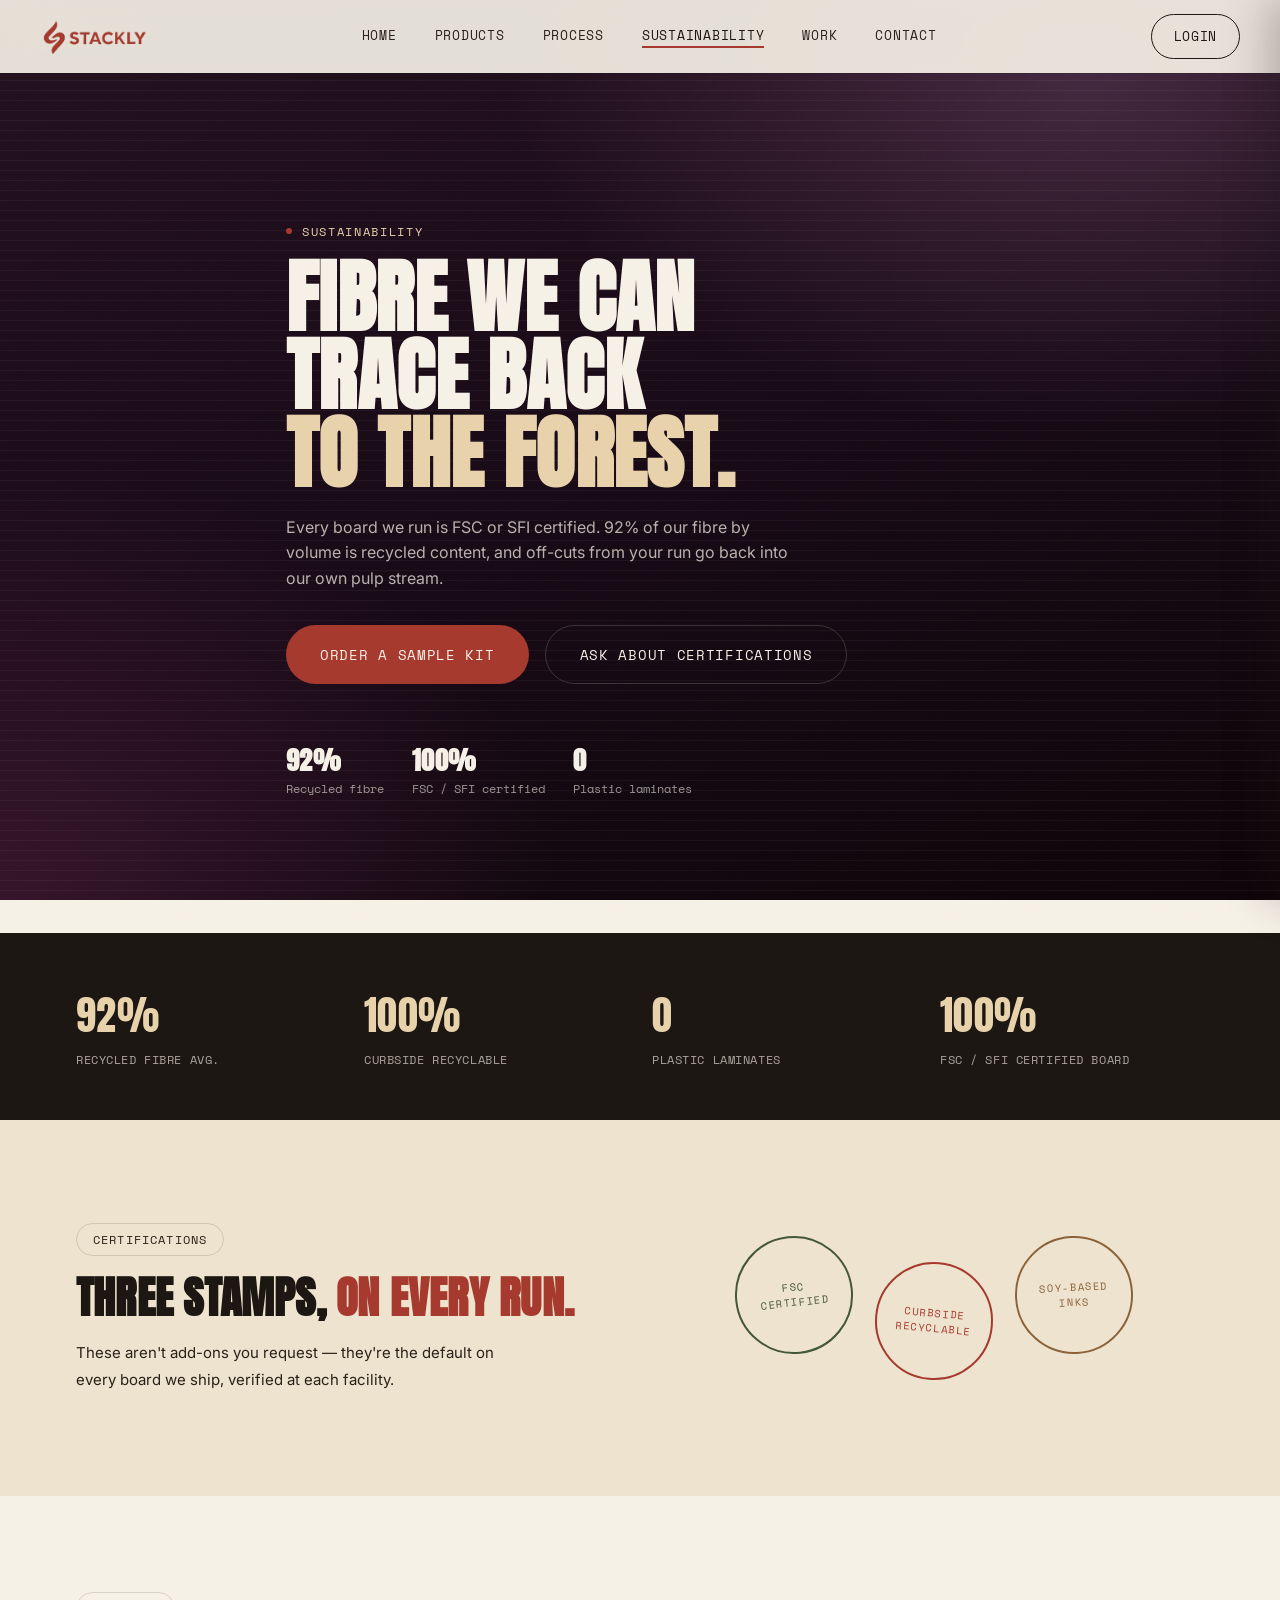
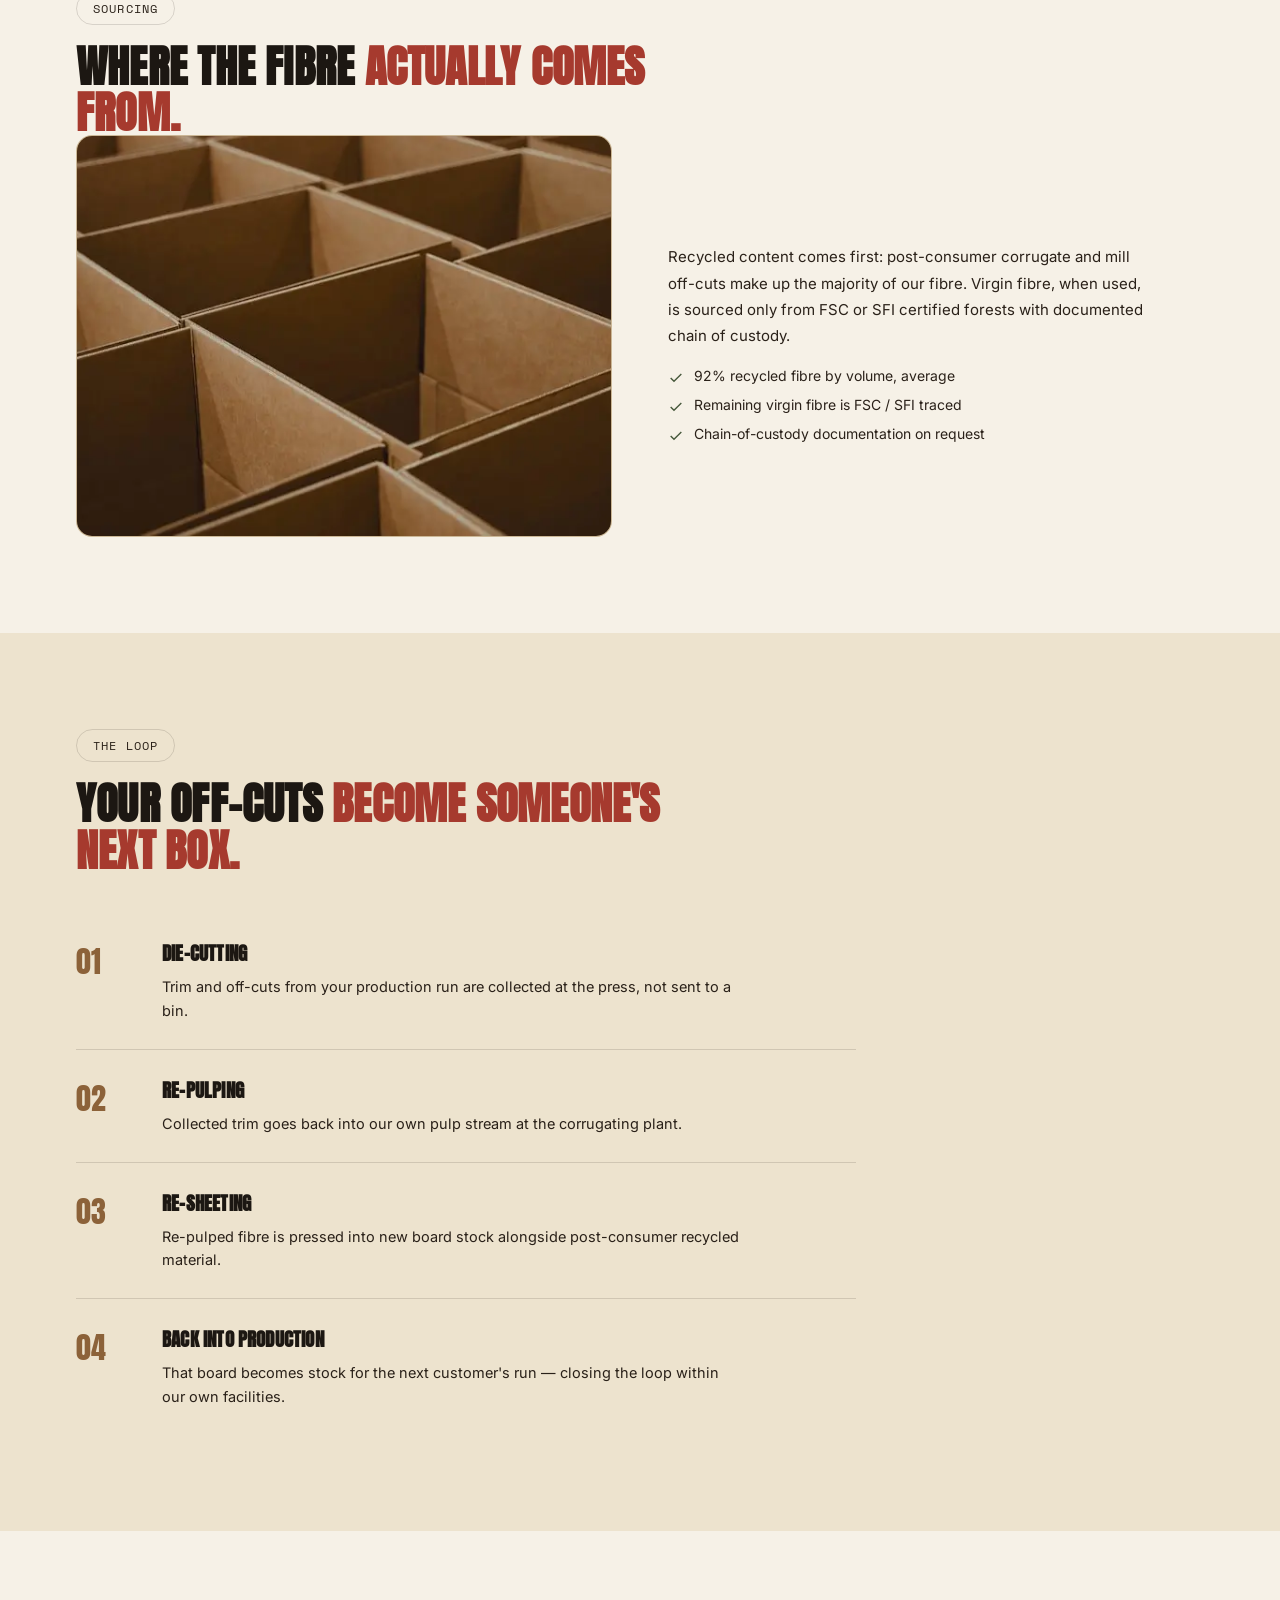
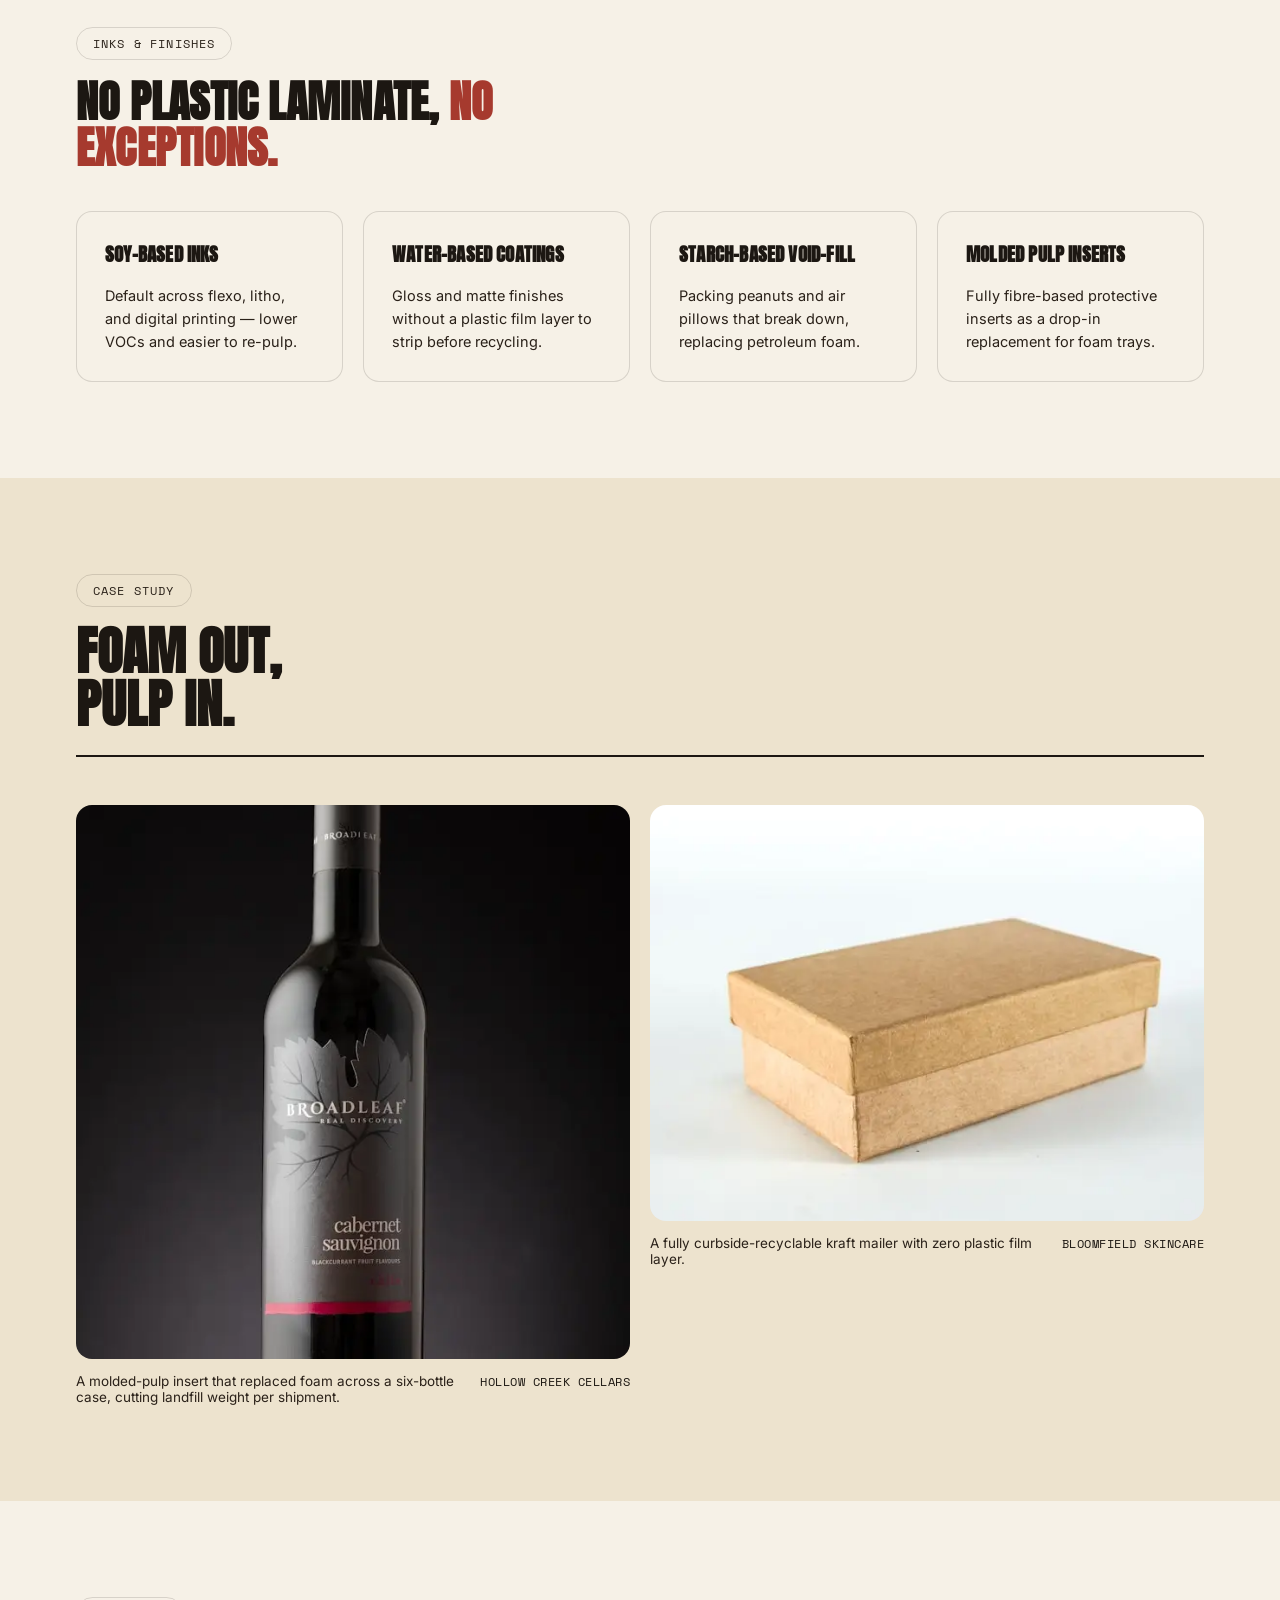
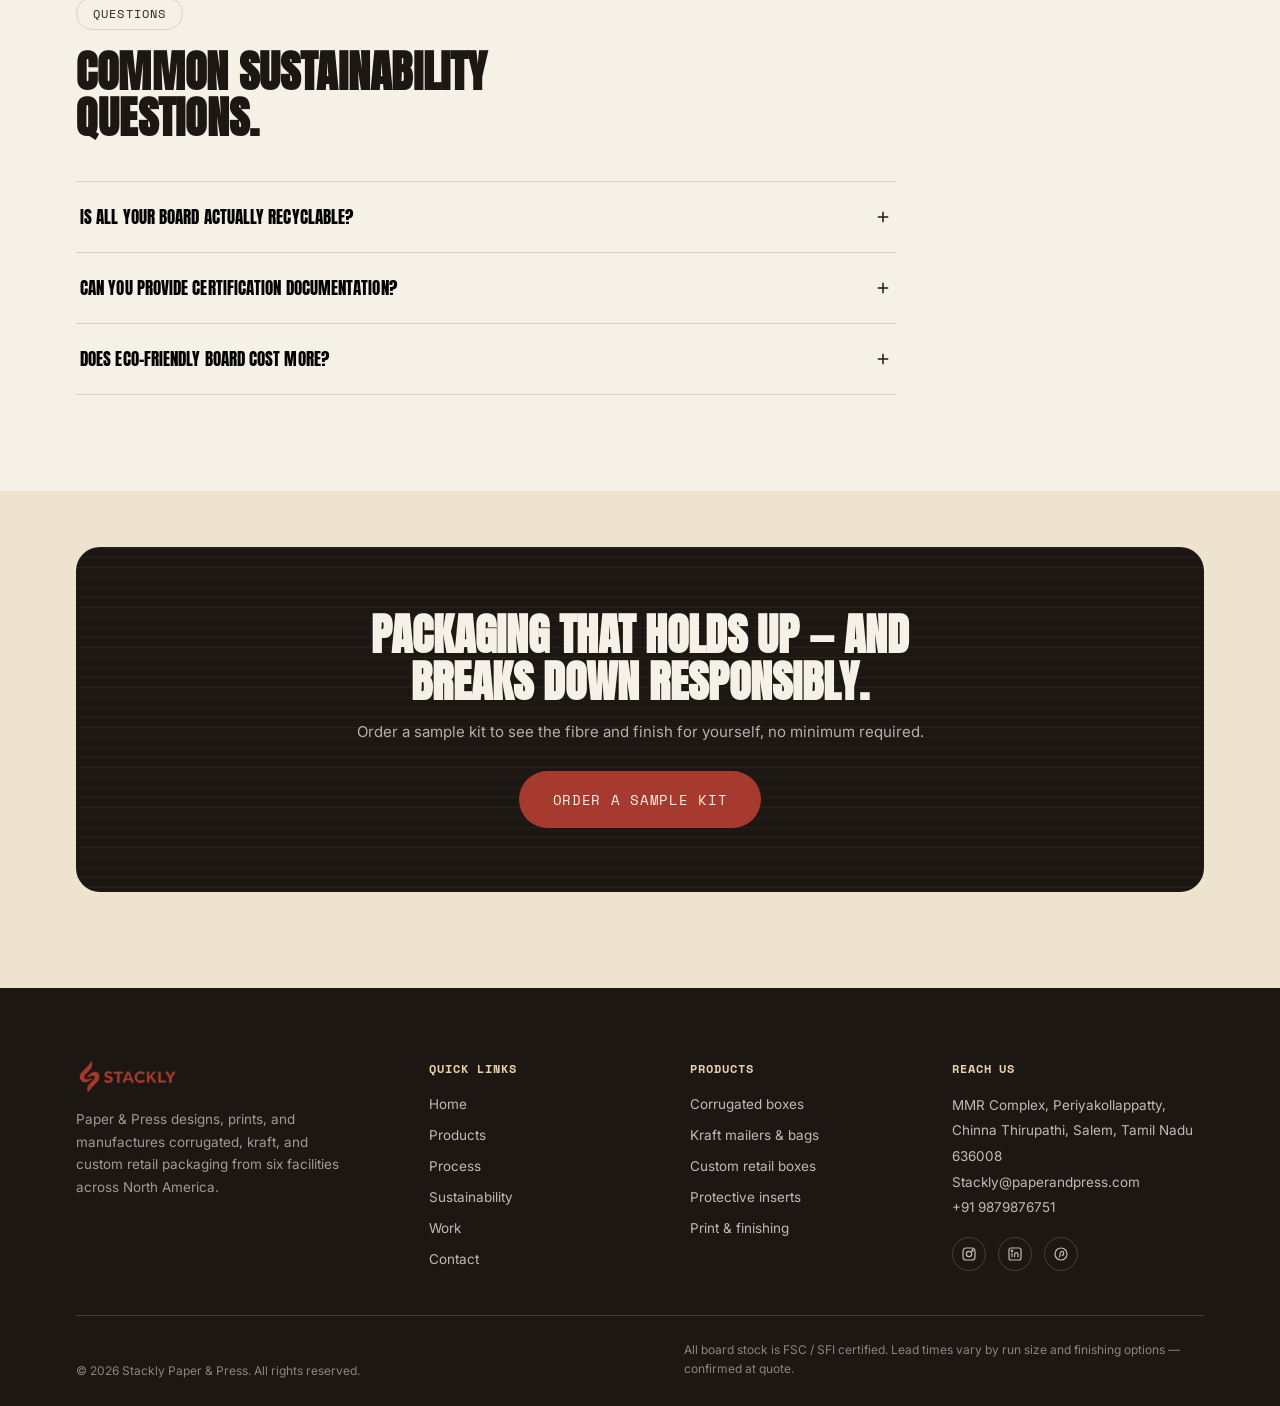
<file: sustainability.html>
<!DOCTYPE html>
<html lang="en">
<head>
<meta charset="UTF-8">
<meta name="viewport" content="width=device-width, initial-scale=1.0">
<title>Sustainability — Paper &amp; Press</title>
<meta name="description" content="FSC and SFI certified board, 92% recycled fibre, soy-based inks, and a closed-loop production process.">
<link rel="preconnect" href="https://fonts.googleapis.com">
<link rel="preconnect" href="https://fonts.gstatic.com" crossorigin>
<link href="https://fonts.googleapis.com/css2?family=Anton&family=Space+Mono:wght@400;700&family=Inter:wght@300;400;500;600;700;800&display=swap" rel="stylesheet">
<style>
/* ==========================================================================
   PULP & PRESS — packaging & paper solutions
   Design tokens
   ========================================================================== */
:root {
  --ink:        #1C1712;
  --ink-soft:   #2A2119;
  --paper:      #F6F1E7;
  --paper-dim:  #EDE3CE;
  --kraft:      #B9895A;
  --kraft-deep: #8C6239;
  --kraft-light:#E8D2AC;
  --forest:     #45573A;
  --stamp:      #A63A2E;
  --line:       rgba(28,23,18,0.14);
  --line-light: rgba(246,241,231,0.18);

  --display: 'Anton', 'Arial Narrow', sans-serif;
  --mono: 'Space Mono', monospace;
  --body: 'Inter', sans-serif;

  --ease: cubic-bezier(0.22,1,0.36,1);
}

* { margin:0; padding:0; box-sizing:border-box; }

html { scroll-behavior:smooth; }

body {
  font-family:var(--body);
  background:var(--paper);
  color:var(--ink);
  overflow-x:hidden;
  -webkit-font-smoothing:antialiased;
}

img { display:block; max-width:100%; }

a { color:inherit; text-decoration:none; }

button { font-family:inherit; cursor:pointer; border:none; background:none; }

::selection { background:var(--stamp); color:var(--paper); }

@media (prefers-reduced-motion: reduce) {
  * { animation-duration:0.001ms !important; animation-iteration-count:1 !important; transition-duration:0.001ms !important; scroll-behavior:auto !important; }
}

.wrap { max-width:1240px; margin:0 auto; }
.px { padding-left:24px; padding-right:24px; }
@media (min-width:900px) { .px { padding-left:56px; padding-right:56px; } }

.eyebrow {
  font-family:var(--mono);
  font-size:12px;
  letter-spacing:0.14em;
  text-transform:uppercase;
}

.flute-bg {
  background-image:repeating-linear-gradient(180deg, rgba(28,23,18,0.05) 0px, rgba(28,23,18,0.05) 1px, transparent 1px, transparent 9px);
}
.flute-bg-dark {
  background-image:repeating-linear-gradient(180deg, rgba(246,241,231,0.05) 0px, rgba(246,241,231,0.05) 1px, transparent 1px, transparent 9px);
}

.torn {
  position:relative;
  width:100%;
  height:34px;
  display:block;
  margin-top:-1px;
}
.torn svg { width:100%; height:100%; display:block; }

a:focus-visible, button:focus-visible, .faq-question:focus-visible {
  outline:2px solid var(--stamp);
  outline-offset:3px;
}

/* ==========================================================================
   Buttons
   ========================================================================== */
.roll-btn {
  position:relative;
  display:inline-flex;
  align-items:center;
  gap:10px;
  padding:14px 26px;
  border-radius:999px;
  font-family:var(--mono);
  font-size:13px;
  letter-spacing:0.05em;
  text-transform:uppercase;
  overflow:hidden;
  transition:transform 0.35s var(--ease), box-shadow 0.35s var(--ease);
}
.roll-btn.dark { background:var(--ink); color:var(--paper); }
.roll-btn.orange { background:var(--stamp); color:var(--paper); }
.roll-btn.ghost { background:transparent; color:var(--ink); border:1.5px solid var(--ink); }
.roll-btn:hover { transform:translateY(-2px); box-shadow:0 10px 24px rgba(28,23,18,0.22); }
.roll-btn.big { padding:18px 34px; font-size:14px; }

.roll-text { display:inline-block; height:14px; overflow:hidden; }
.roll-text-inner { display:flex; flex-direction:column; transition:transform 0.45s var(--ease); }
.roll-btn:hover .roll-text-inner { transform:translateY(-14px); }
.roll-text-inner span { height:14px; line-height:14px; white-space:nowrap; }

.roll-arrow { width:16px; height:16px; display:inline-flex; transition:transform 0.35s var(--ease); }
.roll-btn:hover .roll-arrow { transform:translate(2px,-2px); }
.roll-arrow svg { width:100%; height:100%; }

.btn-flat {
  width:100%;
  padding:14px;
  border-radius:10px;
  background:var(--ink);
  color:var(--paper);
  font-family:var(--mono);
  font-size:13px;
  letter-spacing:0.04em;
  text-transform:uppercase;
  transition:background 0.3s var(--ease), transform 0.3s var(--ease);
}
.btn-flat:hover { background:var(--stamp); transform:translateY(-2px); }

/* ==========================================================================
   Header
   ========================================================================== */
.site-header {
  position:fixed; top:0; left:0; right:0; z-index:310;
  background:rgba(246,241,231,0.92);
  backdrop-filter:blur(10px);
  -webkit-backdrop-filter:blur(10px);
  box-shadow:0 1px 0 var(--line);
  transition:box-shadow 0.4s var(--ease), padding 0.4s var(--ease);
  padding:14px 0;
}
.site-header.scrolled {
  box-shadow:0 4px 16px rgba(28,23,18,0.1);
  padding:8px 0;
}
.header-inner {
  display:flex; align-items:center; justify-content:space-between;
  padding:0 24px;
}
@media (min-width:900px) { .header-inner { padding:0 40px; } }

.logo-slot { display:flex; align-items:center; gap:10px; }
.logo-img { height:34px; width:auto; }
.logo-word { font-family:var(--display); font-size:20px; letter-spacing:0.01em; color:var(--ink); }
.logo-word span { color:var(--stamp); }

.header-nav {
  display:none; align-items:center; gap:38px;
}
@media (min-width:900px) { .header-nav { display:flex; } }
.header-nav a {
  font-family:var(--mono); font-size:12.5px; letter-spacing:0.06em; text-transform:uppercase;
  color:var(--ink-soft); position:relative; padding-bottom:3px;
}
.header-nav a::after {
  content:''; position:absolute; left:0; bottom:0; width:0; height:1.5px; background:var(--stamp);
  transition:width 0.3s var(--ease);
}
.header-nav a:hover::after, .header-nav a.active::after { width:100%; }
.header-nav a.active { color:var(--ink); }

.header-right { display:none; align-items:center; gap:12px; }
@media (min-width:900px) { .header-right { display:flex; } }

.header-login-btn { padding:12px 22px; font-size:12.5px; }
.header-login-btn:hover { background:var(--ink); color:var(--paper); }

.mobile-sheet-actions { display:flex; flex-direction:column; gap:12px; align-self:center; width:100%; }
.mobile-sheet-actions .roll-btn { width:100%; justify-content:center; }
.mobile-sheet-actions .roll-btn:nth-child(2) { transition-delay:0.52s; }

.nav-toggle {
  display:flex; align-items:center; justify-content:center;
  width:44px; height:44px; color:var(--ink);
  position:relative; z-index:1;
}
.nav-toggle svg { width:22px; height:22px; }
@media (min-width:900px) { .nav-toggle { display:none; } }

/* ==========================================================================
   Mobile menu — light background (matching Products page)
   ========================================================================== */
.mobile-menu {
  position:fixed; inset:0; z-index:300;
  pointer-events:none;
}
.mobile-menu-backdrop {
  position:absolute; inset:0; background:rgba(28,23,18,0.55);
  opacity:0; transition:opacity 0.4s var(--ease);
}
.mobile-sheet {
  position:absolute; top:0; right:0; bottom:0;
  width:100%; max-width:none;
  height:100vh; height:100dvh;
  background-color:var(--paper);
  color:var(--ink);
  box-shadow:-12px 0 40px rgba(28,23,18,0.25);
  transform:translateX(100%);
  transition:transform 0.5s var(--ease);
  display:flex; flex-direction:column; justify-content:space-between; align-items:center;
  padding:100px 32px 40px;
  overflow-y:auto;
}
.mobile-menu.open { pointer-events:auto; }
.mobile-menu.open .mobile-menu-backdrop { opacity:1; }
.mobile-menu.open .mobile-sheet { transform:translateX(0); }

.mobile-nav-links { display:flex; flex-direction:column; align-items:center; gap:22px; text-align:center; }
.mobile-nav-links a {
  font-family:var(--display); font-size:28px; letter-spacing:0.01em;
  color:var(--ink);
  opacity:0; transform:translateX(24px);
  transition:opacity 0.5s var(--ease), transform 0.5s var(--ease), color 0.25s var(--ease);
}
.mobile-nav-links a:hover, .mobile-nav-links a.active { color:var(--stamp); }
.mobile-menu.open .mobile-nav-links a:nth-child(1) { transition-delay:0.15s; }
.mobile-menu.open .mobile-nav-links a:nth-child(2) { transition-delay:0.225s; }
.mobile-menu.open .mobile-nav-links a:nth-child(3) { transition-delay:0.3s; }
.mobile-menu.open .mobile-nav-links a:nth-child(4) { transition-delay:0.375s; }
.mobile-menu.open .mobile-nav-links a:nth-child(5) { transition-delay:0.45s; }
.mobile-menu.open .mobile-nav-links a:nth-child(6) { transition-delay:0.525s; }
.mobile-menu.open .mobile-nav-links a { opacity:1; transform:translateX(0); }

.mobile-sheet .roll-btn {
  opacity:0; transform:translateY(14px);
  transition:opacity 0.5s var(--ease) 0.45s, transform 0.5s var(--ease) 0.45s, background 0.3s var(--ease), color 0.3s var(--ease);
  align-self:center;
}
.mobile-menu.open .mobile-sheet .roll-btn { opacity:1; transform:translateY(0); }
.mobile-sheet .roll-btn.ghost { color:var(--ink); border-color:var(--line); }
.mobile-sheet .roll-btn.ghost:hover { background:var(--ink); color:var(--paper); }

/* hamburger animation — doubles as the "X" close mark. It lives in the
   header, which sits above the mobile sheet (z-index 310 vs 300), so it
   stays visible and tappable in the top-right corner even at full width. */
.hamburger { position:relative; width:20px; height:14px; pointer-events:none; }
.hamburger span {
  position:absolute; left:0; width:100%; height:2px; background:currentColor;
  transition:transform 0.4s var(--ease), opacity 0.3s var(--ease);
  pointer-events:none;
}
.hamburger span:nth-child(1) { top:0; }
.hamburger span:nth-child(2) { top:6px; }
.hamburger span:nth-child(3) { top:12px; }
.nav-toggle.active .hamburger span:nth-child(1) { transform:translateY(6px) rotate(45deg); }
.nav-toggle.active .hamburger span:nth-child(2) { opacity:0; transform:scaleX(0); }
.nav-toggle.active .hamburger span:nth-child(3) { transform:translateY(-6px) rotate(-45deg); }

/* ==========================================================================
   Hero — redesigned: deep emerald/forest theme, no box-art visual,
   staggered text reveal + drifting leaf-particle animation instead.
   ========================================================================== */
.hero {
  position:relative;
  min-height:100vh;
  display:flex; align-items:center;
  background:
    radial-gradient(1000px 620px at 85% 8%, rgba(178,120,168,0.26), transparent 58%),
    radial-gradient(900px 700px at 0% 100%, rgba(90,35,70,0.45), transparent 62%),
    linear-gradient(160deg, #23101F 0%, #180A16 48%, #0D0509 100%);
  color:var(--paper);
  overflow:hidden;
  padding-top:120px;
}
.hero::before {
  content:'';
  position:absolute; inset:0;
  background-image:repeating-linear-gradient(180deg, rgba(246,241,231,0.045) 0px, rgba(246,241,231,0.045) 1px, transparent 1px, transparent 10px);
  pointer-events:none;
}
.hero-grain {
  position:absolute; inset:0; opacity:0.5; mix-blend-mode:overlay; pointer-events:none;
  background-image:url("data:image/svg+xml;utf8,<svg xmlns='http://www.w3.org/2000/svg' width='140' height='140'><filter id='n'><feTurbulence type='fractalNoise' baseFrequency='0.9' numOctaves='2' stitchTiles='stitch'/></filter><rect width='100%25' height='100%25' filter='url(%23n)' opacity='0.35'/></svg>");
}

/* Slow drifting "leaf" particles — replaces the old flap/box-art visual */
.hero-particles { position:absolute; inset:0; z-index:1; pointer-events:none; overflow:hidden; }
.hero-particles span {
  position:absolute; bottom:-40px; border-radius:60% 40% 55% 45%/45% 55% 40% 60%;
  background:radial-gradient(circle at 35% 30%, rgba(200,224,178,0.55), rgba(120,168,120,0) 72%);
  animation:leafDrift linear infinite;
  opacity:0;
}
.hero-particles span:nth-child(1){ left:8%;  width:14px; height:18px; animation-duration:17s; animation-delay:0s; }
.hero-particles span:nth-child(2){ left:22%; width:9px;  height:12px; animation-duration:13s; animation-delay:2.4s; }
.hero-particles span:nth-child(3){ left:38%; width:16px; height:20px; animation-duration:19s; animation-delay:1s; }
.hero-particles span:nth-child(4){ left:54%; width:10px; height:13px; animation-duration:14.5s; animation-delay:4s; }
.hero-particles span:nth-child(5){ left:69%; width:13px; height:17px; animation-duration:18s; animation-delay:0.6s; }
.hero-particles span:nth-child(6){ left:82%; width:8px;  height:10px; animation-duration:12.5s; animation-delay:3.2s; }
.hero-particles span:nth-child(7){ left:91%; width:15px; height:19px; animation-duration:20s; animation-delay:5.4s; }
@keyframes leafDrift {
  0%   { transform:translateY(0) translateX(0) rotate(0deg); opacity:0; }
  10%  { opacity:0.8; }
  50%  { transform:translateY(-55vh) translateX(18px) rotate(160deg); }
  90%  { opacity:0.45; }
  100% { transform:translateY(-108vh) translateX(-14px) rotate(320deg); opacity:0; }
}

.hero-inner {
  position:relative; z-index:2;
  display:grid; grid-template-columns:1fr;
  align-items:center;
  width:100%;
  max-width:820px;
  margin:0 auto;
}

.hero-eyebrow { color:var(--kraft-light); display:flex; align-items:center; gap:10px; opacity:0; animation:heroFadeUp 0.7s var(--ease) 0.15s both; }
.hero-eyebrow .dot { width:6px; height:6px; border-radius:50%; background:var(--stamp); display:inline-block; animation:dotPulse 2.2s ease-in-out infinite; }
@keyframes dotPulse { 0%,100%{ box-shadow:0 0 0 0 rgba(166,58,46,0.5); } 50%{ box-shadow:0 0 0 6px rgba(166,58,46,0); } }

.hero-headline {
  font-family:var(--display);
  text-transform:uppercase;
  font-size:44px; line-height:0.98; letter-spacing:0.005em;
  margin-top:18px;
}
@media (min-width:640px) { .hero-headline { font-size:64px; } }
@media (min-width:1100px) { .hero-headline { font-size:80px; } }
.hero-headline em { font-style:normal; color:var(--kraft-light); }
.hero-headline .line-mask { display:block; overflow:hidden; }
.hero-headline .line-mask span { display:block; transform:translateY(110%); animation:heroLineUp 0.85s var(--ease) both; }
.hero-headline .line-mask:nth-child(1) span { animation-delay:0.25s; }
.hero-headline .line-mask:nth-child(2) span { animation-delay:0.38s; }
.hero-headline .line-mask:nth-child(3) span { animation-delay:0.51s; }
@keyframes heroLineUp { to { transform:translateY(0); } }

.hero-sub {
  font-size:16px; line-height:1.6; color:rgba(246,241,231,0.72);
  max-width:520px; margin-top:22px;
  opacity:0; animation:heroFadeUp 0.7s var(--ease) 0.66s both;
}
.hero-cta-row { display:flex; flex-wrap:wrap; gap:16px; margin-top:34px; opacity:0; animation:heroFadeUp 0.7s var(--ease) 0.8s both; }
@keyframes heroFadeUp { from{ opacity:0; transform:translateY(16px); } to{ opacity:1; transform:translateY(0); } }

.hero-meta {
  display:flex; gap:28px; margin-top:56px; flex-wrap:wrap;
  opacity:0; animation:heroFadeUp 0.7s var(--ease) 0.95s both;
}
.hero-meta div { font-family:var(--mono); font-size:12px; color:rgba(246,241,231,0.6); }
.hero-meta strong { display:block; font-family:var(--display); font-size:26px; color:var(--paper); letter-spacing:0.01em; }

.scroll-cue {
  position:absolute; bottom:28px; left:50%; transform:translateX(-50%);
  display:flex; flex-direction:column; align-items:center; gap:8px;
  font-family:var(--mono); font-size:10.5px; letter-spacing:0.12em; text-transform:uppercase;
  color:rgba(246,241,231,0.55); z-index:2;
}
.scroll-cue .line { width:1px; height:34px; background:linear-gradient(180deg, rgba(246,241,231,0.7), transparent); animation:cueMove 1.8s ease-in-out infinite; }
@keyframes cueMove { 0%,100%{ transform:scaleY(0.6); opacity:0.4; } 50%{ transform:scaleY(1); opacity:1; } }

/* ==========================================================================
   Section headings / badges
   ========================================================================== */
.section-white { background:var(--paper); padding:96px 0; position:relative; }
.section-cream { background:var(--paper-dim); padding:96px 0; position:relative; }
.section-dark { background:var(--ink); color:var(--paper); padding:96px 0; position:relative; }

.badge-row { display:flex; margin-bottom:18px; }
.badge-pill {
  font-family:var(--mono); font-size:11.5px; letter-spacing:0.1em; text-transform:uppercase;
  padding:7px 16px; border-radius:999px; border:1px solid var(--line);
  color:var(--ink-soft);
}
.badge-pill.on-dark { border-color:var(--line-light); color:var(--kraft-light); }

.section-heading {
  font-family:var(--display); text-transform:uppercase;
  font-size:30px; line-height:1.05; letter-spacing:0.005em;
  max-width:720px;
}
@media (min-width:768px) { .section-heading { font-size:44px; } }
.section-heading.tight { max-width:600px; }
.section-heading em { font-style:normal; color:var(--stamp); }

.big-heading {
  font-family:var(--display); text-transform:uppercase;
  font-size:32px; line-height:1.02;
  display:flex; align-items:flex-end; justify-content:space-between;
  flex-wrap:wrap; gap:20px;
  border-bottom:2px solid var(--ink); padding-bottom:24px; margin-bottom:48px;
}
@media (min-width:768px) { .big-heading { font-size:52px; } }

.stats-grid { display:grid; grid-template-columns:repeat(2,1fr); gap:32px 24px; }
@media (min-width:768px) { .stats-grid { grid-template-columns:repeat(4,1fr); } }
.stat-number { font-family:var(--display); font-size:40px; letter-spacing:0.01em; }
.stat-label { font-family:var(--mono); font-size:11.5px; letter-spacing:0.05em; text-transform:uppercase; color:rgba(246,241,231,0.65); margin-top:6px; }
.section-dark .stat-number { color:var(--kraft-light); }

.product-grid { display:grid; grid-template-columns:1fr; gap:20px; }
@media (min-width:640px) { .product-grid { grid-template-columns:repeat(2,1fr); } }
@media (min-width:1024px) { .product-grid { grid-template-columns:repeat(3,1fr); } }

.product-card {
  border:1px solid var(--line); border-radius:16px; padding:28px;
  background:var(--paper); transition:transform 0.4s var(--ease), box-shadow 0.4s var(--ease), border-color 0.4s var(--ease);
  display:flex; flex-direction:column; gap:16px;
}
.product-card:hover { transform:translateY(-6px); box-shadow:0 20px 40px rgba(28,23,18,0.12); border-color:transparent; }
.product-icon { width:44px; height:44px; color:var(--stamp); }
.product-card h3 { font-family:var(--display); font-size:19px; text-transform:uppercase; letter-spacing:0.01em; }
.product-card p { font-size:14.5px; line-height:1.6; color:var(--ink-soft); }
.product-num { font-family:var(--mono); font-size:12px; color:var(--kraft-deep); }

.process-row {
  display:grid; grid-template-columns:1fr; gap:0;
  border-top:1px solid var(--line-light);
}
@media (min-width:900px) { .process-row { grid-template-columns:repeat(4,1fr); } }
.process-step {
  padding:32px 20px; border-bottom:1px solid var(--line-light);
  position:relative;
}
@media (min-width:900px) { .process-step { border-right:1px solid var(--line-light); border-bottom:none; } }
.process-step:last-child { border-right:none; }
.process-step .num { font-family:var(--mono); font-size:12px; color:var(--kraft-light); }
.process-step h3 { font-family:var(--display); font-size:22px; text-transform:uppercase; margin-top:14px; }
.process-step p { font-size:14px; line-height:1.6; color:rgba(246,241,231,0.68); margin-top:10px; max-width:240px; }
.process-step .arrow { position:absolute; right:-11px; top:38px; width:22px; height:22px; color:var(--kraft-light); display:none; }
@media (min-width:900px) { .process-step .arrow { display:block; } }
.process-step:last-child .arrow { display:none; }

.industry-grid { display:grid; grid-template-columns:repeat(2,1fr); gap:14px; }
@media (min-width:768px) { .industry-grid { grid-template-columns:repeat(3,1fr); } }
@media (min-width:1100px) { .industry-grid { grid-template-columns:repeat(6,1fr); } }
.industry-card {
  aspect-ratio:1/1.05; border-radius:14px; border:1px solid var(--line);
  display:flex; flex-direction:column; align-items:center; justify-content:center; gap:10px;
  text-align:center; padding:14px; transition:background 0.35s var(--ease), transform 0.35s var(--ease);
}
.industry-card:hover { background:var(--ink); color:var(--paper); transform:translateY(-4px); }
.industry-card svg { width:28px; height:28px; }
.industry-card span { font-family:var(--mono); font-size:11px; letter-spacing:0.03em; text-transform:uppercase; }

.sustain-grid { display:grid; grid-template-columns:1fr; gap:48px; align-items:center; }
@media (min-width:960px) { .sustain-grid { grid-template-columns:1fr 1fr; } }
.stamp-cluster { position:relative; display:flex; flex-wrap:wrap; gap:22px; justify-content:center; padding:20px; }
.stamp {
  width:118px; height:118px; border-radius:50%;
  border:2.5px solid var(--forest); color:var(--forest);
  display:flex; align-items:center; justify-content:center; text-align:center;
  font-family:var(--mono); font-size:10.5px; letter-spacing:0.06em; text-transform:uppercase; line-height:1.4;
  transform:rotate(-6deg);
  transition:transform 0.4s var(--ease);
  padding:10px;
}
.stamp:nth-child(2){ transform:rotate(5deg); border-color:var(--stamp); color:var(--stamp); margin-top:26px; }
.stamp:nth-child(3){ transform:rotate(-3deg); border-color:var(--kraft-deep); color:var(--kraft-deep); }
.stamp:hover{ transform:rotate(0deg) scale(1.06); }

.cards-grid { display:grid; grid-template-columns:1fr; gap:20px; }
@media (min-width:768px) { .cards-grid { grid-template-columns:repeat(2,1fr); } }
.media-card { display:block; group:card; }
.media-frame { position:relative; overflow:hidden; border-radius:16px; background:var(--kraft-light); }
.media-frame img, .media-frame video { width:100%; height:100%; object-fit:cover; transition:transform 0.6s var(--ease); }
.media-card:hover .media-frame img, .media-card:hover .media-frame video { transform:scale(1.05); }
.ratio-4x3 { aspect-ratio:4/3; }
.ratio-square { aspect-ratio:1/1; }
.media-caption { padding-top:14px; display:flex; justify-content:space-between; gap:12px; align-items:baseline; }
.media-caption .desc { font-size:13.5px; color:var(--ink-soft); max-width:70%; }
.media-caption .title { font-family:var(--mono); font-size:12px; text-transform:uppercase; letter-spacing:0.04em; white-space:nowrap; }

.timeline-list { display:flex; flex-direction:column; gap:0; margin-top:40px; max-width:780px; }
.timeline-item { display:grid; grid-template-columns:64px 1fr; gap:22px; padding:26px 0; border-bottom:1px solid var(--line); }
.timeline-item:last-child { border-bottom:none; }
.timeline-mark { font-family:var(--display); font-size:30px; color:var(--kraft-deep); }
.timeline-item h3 { font-family:var(--display); font-size:19px; text-transform:uppercase; margin-bottom:8px; letter-spacing:0.01em; }
.timeline-item p { font-size:14.5px; line-height:1.65; color:var(--ink-soft); max-width:580px; }

.feature-split { display:grid; grid-template-columns:1fr; gap:40px; align-items:center; }
@media (min-width:900px) { .feature-split { grid-template-columns:1fr 1fr; gap:56px; } }
.feature-split.reverse .feature-media { order:2; }
.feature-media { border-radius:16px; overflow:hidden; aspect-ratio:4/3; background:var(--kraft-light); border:1px solid var(--line); }
.feature-media img { width:100%; height:100%; object-fit:cover; }
.feature-copy p { font-size:15px; line-height:1.75; color:var(--ink-soft); max-width:480px; margin-top:16px; }
.feature-copy ul { margin-top:18px; display:flex; flex-direction:column; gap:10px; }
.feature-copy li { display:flex; gap:10px; font-size:14px; color:var(--ink-soft); align-items:flex-start; }
.feature-copy li svg { width:16px; height:16px; margin-top:3px; color:var(--forest); flex-shrink:0; }

.option-grid { display:grid; grid-template-columns:1fr; gap:20px; }
@media (min-width:640px) { .option-grid { grid-template-columns:repeat(2,1fr); } }
@media (min-width:1024px) { .option-grid { grid-template-columns:repeat(4,1fr); } }

/* ==========================================================================
   FAQ — Accordion
   ========================================================================== */
.faq-list { margin-top:40px; border-top:1px solid var(--line); max-width:820px; }
.faq-item { border-bottom:1px solid var(--line); }
.faq-question {
  width:100%; display:flex; justify-content:space-between; align-items:center;
  padding:22px 4px; text-align:left; font-family:var(--display); font-size:17px;
  text-transform:uppercase; letter-spacing:0.005em;
  background:transparent;
  transition:color 0.25s var(--ease);
  cursor:pointer;
}
.faq-question:hover { color:var(--stamp); }
.faq-question svg {
  width:18px; height:18px; flex-shrink:0;
  transition:transform 0.4s var(--ease);
  color:var(--ink);
}
.faq-item.open .faq-question svg { transform:rotate(45deg); }
.faq-answer {
  max-height:0;
  overflow:hidden;
  transition:max-height 0.5s var(--ease), padding 0.3s var(--ease);
}
.faq-item.open .faq-answer { max-height:300px; }
.faq-answer p {
  padding:0 4px 22px;
  font-size:14.5px; line-height:1.65;
  color:var(--ink-soft); max-width:640px;
}

.cta-banner {
  border-radius:24px; background:var(--ink); color:var(--paper);
  padding:64px 32px; text-align:center; position:relative; overflow:hidden;
}
.cta-banner::before {
  content:''; position:absolute; inset:0;
  background-image:repeating-linear-gradient(180deg, rgba(246,241,231,0.045) 0px, rgba(246,241,231,0.045) 1px, transparent 1px, transparent 10px);
}
.cta-banner h2 { position:relative; font-family:var(--display); text-transform:uppercase; font-size:30px; max-width:640px; margin:0 auto; line-height:1.08; }
@media (min-width:768px) { .cta-banner h2 { font-size:44px; } }
.cta-banner p { position:relative; margin-top:16px; color:rgba(246,241,231,0.7); font-size:15px; }
.cta-banner .roll-btn { position:relative; margin-top:30px; }

/* ==========================================================================
   Footer
   ========================================================================== */
.site-footer { background:var(--ink); color:var(--paper); padding:72px 0 28px; }
.footer-top { display:grid; grid-template-columns:1fr; gap:44px; padding-bottom:44px; border-bottom:1px solid var(--line-light); }
@media (min-width:900px) { .footer-top { grid-template-columns:1.4fr 1fr 1fr 1.1fr; gap:32px; } }
.footer-logo-img { height:32px; margin-bottom:16px; }
.footer-brand p { font-size:13.5px; line-height:1.7; color:rgba(246,241,231,0.6); max-width:280px; }
.footer-col h4 { font-family:var(--mono); font-size:12px; letter-spacing:0.08em; text-transform:uppercase; color:var(--kraft-light); margin-bottom:16px; }
.footer-col ul { list-style:none; display:flex; flex-direction:column; gap:11px; }
.footer-col a { font-size:13.5px; color:rgba(246,241,231,0.75); transition:color 0.25s var(--ease); }
.footer-col a:hover { color:var(--paper); }
.footer-address { font-size:13.5px; line-height:1.9; color:rgba(246,241,231,0.75); margin-bottom:16px; }
.footer-social { display:flex; gap:12px; }
.footer-social a { width:34px; height:34px; border-radius:50%; border:1px solid var(--line-light); display:flex; align-items:center; justify-content:center; transition:background 0.3s var(--ease), border-color 0.3s var(--ease); }
.footer-social a:hover { background:var(--stamp); border-color:var(--stamp); }
.footer-social svg { width:16px; height:16px; }
.footer-bottom { display:flex; flex-direction:column; gap:10px; padding-top:24px; font-size:12px; color:rgba(246,241,231,0.5); }
@media (min-width:900px) { .footer-bottom { flex-direction:row; justify-content:space-between; align-items:flex-end; } }
.footer-disclosure { max-width:520px; line-height:1.6; }

.reveal{ opacity:0; transform:translateY(28px); transition:opacity 0.8s var(--ease), transform 0.8s var(--ease); }
.reveal.in{ opacity:1; transform:translateY(0); }
</style>
</head>
<body>

<header class="site-header" id="site-header">
  <div class="header-inner">
    <a href="index.html" class="logo-slot" aria-label="Homepage">
      <img src="./Assets/Stacklyimg4.webp" alt="Paper & Press logo" class="logo-img">
    </a>

    <nav class="header-nav">
      <a href="index.html">Home</a>
      <a href="products.html">Products</a>
      <a href="process.html">Process</a>
      <a href="sustainability.html" class="active">Sustainability</a>
      <a href="work.html">Work</a>
      <a href="contact.html">Contact</a>
    </nav>

    <div class="header-right">
      <button class="roll-btn ghost header-login-btn" onclick="window.location.href='login.html';">
        <span>Login</span>
      </button>
    </div>

    <button class="nav-toggle" id="menu-toggle" type="button" aria-label="Open menu" aria-expanded="false" aria-controls="mobile-menu">
      <span class="hamburger"><span></span><span></span><span></span></span>
    </button>
  </div>

  <!-- Mobile menu -->
  <div class="mobile-menu" id="mobile-menu">
    <div class="mobile-menu-backdrop" id="menu-backdrop"></div>
    <div class="mobile-sheet">
      <div class="mobile-nav-links">
        <a href="index.html">Home</a>
        <a href="products.html">Products</a>
        <a href="process.html">Process</a>
        <a href="sustainability.html" class="active">Sustainability</a>
        <a href="work.html">Work</a>
        <a href="contact.html">Contact</a>
      </div>
      <div class="mobile-sheet-actions">
        <button class="roll-btn ghost" onclick="window.location.href='login.html';">
          <span>Login</span>
        </button>
      </div>
    </div>
  </div>
</header>

<!-- ======================= HERO ======================= -->
<section class="hero" id="sustainability-hero">
  <div class="hero-grain" aria-hidden="true"></div>
  <div class="hero-particles" aria-hidden="true">
    <span></span><span></span><span></span><span></span><span></span><span></span><span></span>
  </div>
  <div class="wrap px hero-inner">
    <div>
      <div class="hero-eyebrow eyebrow"><span class="dot"></span>Sustainability</div>
      <h1 class="hero-headline">
        <span class="line-mask"><span>Fibre we can</span></span>
        <span class="line-mask"><span>trace back</span></span>
        <span class="line-mask"><span><em>to the forest.</em></span></span>
      </h1>
      <p class="hero-sub">Every board we run is FSC or SFI certified. 92% of our fibre by volume is recycled content, and off-cuts from your run go back into our own pulp stream.</p>
      <div class="hero-cta-row">
        <button class="roll-btn orange big" onclick="window.location.href='404.html';">
          <span>Order a sample kit</span>
        </button>
        <button class="roll-btn ghost big" style="color:var(--paper); border-color:var(--line-light);" onclick="window.location.href='404.html';">
          <span>Ask about certifications</span>
        </button>
      </div>
      <div class="hero-meta">
        <div><strong>92%</strong>Recycled fibre</div>
        <div><strong>100%</strong>FSC / SFI certified</div>
        <div><strong>0</strong>Plastic laminates</div>
      </div>
    </div>
  </div>
</section>

<div class="torn" aria-hidden="true">
  <svg viewBox="0 0 1200 34" preserveAspectRatio="none"><path d="M0,34 L0,10 L20,16 L42,4 L66,18 L90,6 L114,20 L140,8 L166,22 L192,10 L218,20 L246,6 L272,18 L300,8 L328,22 L356,10 L384,20 L412,6 L440,18 L468,8 L498,22 L526,10 L554,18 L582,6 L610,20 L638,8 L666,22 L696,10 L724,18 L752,6 L780,20 L808,8 L836,22 L866,10 L894,18 L922,6 L950,20 L978,8 L1008,22 L1036,10 L1064,18 L1092,6 L1120,20 L1148,8 L1176,18 L1200,10 L1200,34 Z" fill="#F6F1E7"/></svg>
</div>

<!-- ======================= 1. STATS ======================= -->
<section class="section-dark flute-bg-dark" style="padding:52px 0;">
  <div class="wrap px">
    <div class="stats-grid">
      <div><div class="stat-number">92%</div><div class="stat-label">Recycled fibre avg.</div></div>
      <div><div class="stat-number">100%</div><div class="stat-label">Curbside recyclable</div></div>
      <div><div class="stat-number">0</div><div class="stat-label">Plastic laminates</div></div>
      <div><div class="stat-number">100%</div><div class="stat-label">FSC / SFI certified board</div></div>
    </div>
  </div>
</section>

<!-- ======================= 2. CERTIFICATIONS ======================= -->
<section class="section-cream flute-bg" id="certifications">
  <div class="wrap px">
    <div class="sustain-grid">
      <div class="reveal">
        <div class="badge-row"><span class="badge-pill">Certifications</span></div>
        <h2 class="section-heading tight">Three stamps, <em>on every run.</em></h2>
        <p style="margin-top:20px; font-size:15px; line-height:1.75; color:var(--ink-soft); max-width:460px;">These aren't add-ons you request — they're the default on every board we ship, verified at each facility.</p>
      </div>
      <div class="stamp-cluster reveal">
        <div class="stamp">FSC<br>Certified</div>
        <div class="stamp">Curbside<br>Recyclable</div>
        <div class="stamp">Soy-Based<br>Inks</div>
      </div>
    </div>
  </div>
</section>

<!-- ======================= 3. WHERE THE FIBRE COMES FROM ======================= -->
<section class="section-white" id="fibre-sourcing">
  <div class="wrap px">
    <div class="badge-row"><span class="badge-pill">Sourcing</span></div>
    <h2 class="section-heading tight">Where the fibre <em>actually comes from.</em></h2>
    <div class="feature-split">
      <div class="feature-media"><img src="./Assets/cardboard.webp" alt="Recycled corrugated sheets staged on the production floor"></div>
      <div class="feature-copy">
        <p>Recycled content comes first: post-consumer corrugate and mill off-cuts make up the majority of our fibre. Virgin fibre, when used, is sourced only from FSC or SFI certified forests with documented chain of custody.</p>
        <ul>
          <li><svg viewBox="0 0 24 24" fill="none" stroke-width="2" stroke="currentColor"><polyline points="20 6 9 17 4 12"/></svg>92% recycled fibre by volume, average</li>
          <li><svg viewBox="0 0 24 24" fill="none" stroke-width="2" stroke="currentColor"><polyline points="20 6 9 17 4 12"/></svg>Remaining virgin fibre is FSC / SFI traced</li>
          <li><svg viewBox="0 0 24 24" fill="none" stroke-width="2" stroke="currentColor"><polyline points="20 6 9 17 4 12"/></svg>Chain-of-custody documentation on request</li>
        </ul>
      </div>
    </div>
  </div>
</section>

<!-- ======================= 4. THE CLOSED LOOP ======================= -->
<section class="section-cream flute-bg" id="closed-loop">
  <div class="wrap px">
    <div class="badge-row"><span class="badge-pill">The loop</span></div>
    <h2 class="section-heading tight">Your off-cuts <em>become someone's next box.</em></h2>
    <div class="timeline-list">
      <div class="timeline-item">
        <span class="timeline-mark">01</span>
        <div><h3>Die-cutting</h3><p>Trim and off-cuts from your production run are collected at the press, not sent to a bin.</p></div>
      </div>
      <div class="timeline-item">
        <span class="timeline-mark">02</span>
        <div><h3>Re-pulping</h3><p>Collected trim goes back into our own pulp stream at the corrugating plant.</p></div>
      </div>
      <div class="timeline-item">
        <span class="timeline-mark">03</span>
        <div><h3>Re-sheeting</h3><p>Re-pulped fibre is pressed into new board stock alongside post-consumer recycled material.</p></div>
      </div>
      <div class="timeline-item">
        <span class="timeline-mark">04</span>
        <div><h3>Back into production</h3><p>That board becomes stock for the next customer's run — closing the loop within our own facilities.</p></div>
      </div>
    </div>
  </div>
</section>

<!-- ======================= 5. INKS & FINISHES ======================= -->
<section class="section-white" id="inks-finishes">
  <div class="wrap px">
    <div class="badge-row"><span class="badge-pill">Inks &amp; finishes</span></div>
    <h2 class="section-heading tight">No plastic laminate, <em>no exceptions.</em></h2>
    <div class="option-grid" style="margin-top:40px;">
      <div class="product-card">
        <h3>Soy-based inks</h3>
        <p>Default across flexo, litho, and digital printing — lower VOCs and easier to re-pulp.</p>
      </div>
      <div class="product-card">
        <h3>Water-based coatings</h3>
        <p>Gloss and matte finishes without a plastic film layer to strip before recycling.</p>
      </div>
      <div class="product-card">
        <h3>Starch-based void-fill</h3>
        <p>Packing peanuts and air pillows that break down, replacing petroleum foam.</p>
      </div>
      <div class="product-card">
        <h3>Molded pulp inserts</h3>
        <p>Fully fibre-based protective inserts as a drop-in replacement for foam trays.</p>
      </div>
    </div>
  </div>
</section>

<!-- ======================= 6. CASE STUDY ======================= -->
<section class="section-cream flute-bg" id="case-study">
  <div class="wrap px">
    <div class="badge-row"><span class="badge-pill gray-300">Case study</span></div>
    <h2 class="big-heading">Foam out,<br class="desktop-break"> pulp in.</h2>
    <div class="cards-grid">
      <a href="work.html" class="media-card">
        <div class="media-frame ratio-square">
          <img src="./Assets/wine.webp" alt="Custom printed wine shipping box with molded pulp insert">
        </div>
        <div class="media-caption">
          <p class="desc">A molded-pulp insert that replaced foam across a six-bottle case, cutting landfill weight per shipment.</p>
          <p class="title">Hollow Creek Cellars</p>
        </div>
      </a>
      <a href="work.html" class="media-card">
        <div class="media-frame ratio-4x3">
          <img src="./Assets/box.webp" alt="Curbside recyclable kraft mailer for a skincare brand">
        </div>
        <div class="media-caption">
          <p class="desc">A fully curbside-recyclable kraft mailer with zero plastic film layer.</p>
          <p class="title">Bloomfield Skincare</p>
        </div>
      </a>
    </div>
  </div>
</section>

<!-- ======================= 7. FAQ ======================= -->
<section class="section-white" id="faq">
  <div class="wrap px">
    <div class="badge-row"><span class="badge-pill">Questions</span></div>
    <h2 class="section-heading tight">Common sustainability questions.</h2>
    <div class="faq-list" id="faq-list">
      <div class="faq-item">
        <button class="faq-question" aria-expanded="false">
          Is all your board actually recyclable?
          <svg viewBox="0 0 24 24" fill="none" stroke="currentColor" stroke-width="2">
            <line x1="12" y1="5" x2="12" y2="19"/>
            <line x1="5" y1="12" x2="19" y2="12"/>
          </svg>
        </button>
        <div class="faq-answer">
          <p>Every stock we run is curbside recyclable, free of plastic laminate, and printed with soy-based inks by default.</p>
        </div>
      </div>
      <div class="faq-item">
        <button class="faq-question" aria-expanded="false">
          Can you provide certification documentation?
          <svg viewBox="0 0 24 24" fill="none" stroke="currentColor" stroke-width="2">
            <line x1="12" y1="5" x2="12" y2="19"/>
            <line x1="5" y1="12" x2="19" y2="12"/>
          </svg>
        </button>
        <div class="faq-answer">
          <p>Yes — FSC/SFI chain-of-custody certificates are available per order for retailers and compliance teams that require them.</p>
        </div>
      </div>
      <div class="faq-item">
        <button class="faq-question" aria-expanded="false">
          Does eco-friendly board cost more?
          <svg viewBox="0 0 24 24" fill="none" stroke="currentColor" stroke-width="2">
            <line x1="12" y1="5" x2="12" y2="19"/>
            <line x1="5" y1="12" x2="19" y2="12"/>
          </svg>
        </button>
        <div class="faq-answer">
          <p>No — recycled and certified board is our standard stock, not a premium upgrade, so it's already reflected in every quote.</p>
        </div>
      </div>
    </div>
  </div>
</section>

<!-- ======================= 8. FINAL CTA ======================= -->
<section class="section-cream flute-bg" style="padding-top:56px;" id="sustainability-cta">
  <div class="wrap px">
    <div class="cta-banner">
      <h2>Packaging that holds up — and breaks down responsibly.</h2>
      <p>Order a sample kit to see the fibre and finish for yourself, no minimum required.</p>
      <button class="roll-btn orange big" onclick="window.location.href='404.html';">
        <span>Order a sample kit</span>
      </button>
    </div>
  </div>
</section>

<footer class="site-footer">
  <div class="wrap px">
    <div class="footer-top">
      <div class="footer-brand">
        <a href="index.html" class="footer-logo-slot" aria-label="Homepage">
          <img src="./Assets/Stacklyimg4.webp" alt="Paper & Press logo" class="footer-logo-img">
        </a>
        <p>Paper &amp; Press designs, prints, and manufactures corrugated, kraft, and custom retail packaging from six facilities across North America.</p>
      </div>

      <div class="footer-col">
        <h4>Quick Links</h4>
        <ul>
          <li><a href="index.html">Home</a></li>
          <li><a href="products.html">Products</a></li>
          <li><a href="process.html">Process</a></li>
          <li><a href="sustainability.html">Sustainability</a></li>
          <li><a href="work.html">Work</a></li>
          <li><a href="contact.html">Contact</a></li>
        </ul>
      </div>

      <div class="footer-col footer-services">
        <h4>Products</h4>
        <ul>
          <li><a href="404.html">Corrugated boxes</a></li>
          <li><a href="404.html">Kraft mailers &amp; bags</a></li>
          <li><a href="404.html">Custom retail boxes</a></li>
          <li><a href="404.html">Protective inserts</a></li>
          <li><a href="404.html">Print &amp; finishing</a></li>
        </ul>
      </div>

      <div class="footer-col footer-contact">
        <h4>Reach Us</h4>
        <div class="footer-address">
          MMR Complex, Periyakollappatty, Chinna Thirupathi, Salem, Tamil Nadu 636008<br>
          <a href="404.html">Stackly@paperandpress.com</a><br>
          <a href="404.html">+91 9879876751</a>
        </div>
        <div class="footer-social">
          <a href="404.html" aria-label="Instagram">
            <svg viewBox="0 0 24 24" fill="none" stroke="currentColor" stroke-width="1.8"><rect x="3" y="3" width="18" height="18" rx="5"/><circle cx="12" cy="12" r="4"/><circle cx="17.2" cy="6.8" r="1"/></svg>
          </a>
          <a href="404.html" aria-label="LinkedIn">
            <svg viewBox="0 0 24 24" fill="none" stroke="currentColor" stroke-width="1.8"><rect x="3" y="3" width="18" height="18" rx="3"/><line x1="7.5" y1="10" x2="7.5" y2="17"/><circle cx="7.5" cy="7" r="1"/><path d="M11.5 17v-4.5a2.5 2.5 0 0 1 5 0V17"/></svg>
          </a>
          <a href="404.html" aria-label="Pinterest">
            <svg viewBox="0 0 24 24" fill="none" stroke="currentColor" stroke-width="1.8"><circle cx="12" cy="12" r="9"/><path d="M9.5 17c1-3 1.5-5 1.5-6.5a2.5 2.5 0 015 0c0 2-1 4-3 4"/></svg>
          </a>
        </div>
      </div>
    </div>
    <div class="footer-bottom">
      <span>&copy; 2026 Stackly Paper &amp; Press. All rights reserved.</span>
      <span class="footer-disclosure">All board stock is FSC / SFI certified. Lead times vary by run size and finishing options — confirmed at quote.</span>
    </div>
  </div>
</footer>

<script>
  (function() {
    // ----- Mobile Menu Toggle (clean, single source of truth) -----
    const toggle = document.getElementById('menu-toggle');
    const menu = document.getElementById('mobile-menu');
    const backdrop = document.getElementById('menu-backdrop');

    if (!toggle || !menu) return;

    // Remove any stale listeners by cloning and replacing
    const freshToggle = toggle.cloneNode(true);
    toggle.parentNode.replaceChild(freshToggle, toggle);
    const newToggle = freshToggle;

    function closeMenu() {
      menu.classList.remove('open');
      newToggle.classList.remove('active');
      newToggle.setAttribute('aria-expanded', 'false');
      newToggle.setAttribute('aria-label', 'Open menu');
      document.body.style.overflow = '';
    }

    function openMenu() {
      menu.classList.add('open');
      newToggle.classList.add('active');
      newToggle.setAttribute('aria-expanded', 'true');
      newToggle.setAttribute('aria-label', 'Close menu');
      document.body.style.overflow = 'hidden';
    }

    function toggleMenu() {
      if (menu.classList.contains('open')) {
        closeMenu();
      } else {
        openMenu();
      }
    }

    newToggle.addEventListener('click', function(e) {
      e.preventDefault();
      e.stopPropagation();
      toggleMenu();
    });

    if (backdrop) {
      backdrop.addEventListener('click', closeMenu);
    }

    // Close when a nav link is clicked
    menu.querySelectorAll('a').forEach(function(link) {
      link.addEventListener('click', closeMenu);
    });

    // Close on Escape key
    document.addEventListener('keydown', function(e) {
      if (e.key === 'Escape' && menu.classList.contains('open')) {
        closeMenu();
      }
    });

    // Auto-close on resize to desktop
    window.addEventListener('resize', function() {
      if (window.innerWidth >= 900 && menu.classList.contains('open')) {
        closeMenu();
      }
    });

    // ----- Header scroll shadow -----
    const header = document.getElementById('site-header');
    if (header) {
      window.addEventListener('scroll', function() {
        if (window.scrollY > 10) {
          header.classList.add('scrolled');
        } else {
          header.classList.remove('scrolled');
        }
      });
    }

    // ----- FAQ Accordion -----
    const faqItems = document.querySelectorAll('.faq-item');
    faqItems.forEach(function(item) {
      const question = item.querySelector('.faq-question');
      if (!question) return;

      question.addEventListener('click', function() {
        const isOpen = item.classList.contains('open');

        // Close all other items (accordion behavior)
        faqItems.forEach(function(other) {
          if (other !== item) {
            other.classList.remove('open');
            other.querySelector('.faq-question')?.setAttribute('aria-expanded', 'false');
          }
        });

        // Toggle current item
        if (isOpen) {
          item.classList.remove('open');
          question.setAttribute('aria-expanded', 'false');
        } else {
          item.classList.add('open');
          question.setAttribute('aria-expanded', 'true');
        }
      });
    });

    // ----- Scroll reveal (Intersection Observer) -----
    const reveals = document.querySelectorAll('.reveal');
    if (reveals.length > 0 && 'IntersectionObserver' in window) {
      const observer = new IntersectionObserver(function(entries) {
        entries.forEach(function(entry) {
          if (entry.isIntersecting) {
            entry.target.classList.add('in');
          }
        });
      }, { threshold: 0.15, rootMargin: '0px 0px -40px 0px' });

      reveals.forEach(function(el) {
        observer.observe(el);
      });
    }
  })();
</script>
</body>
</html>
</file>
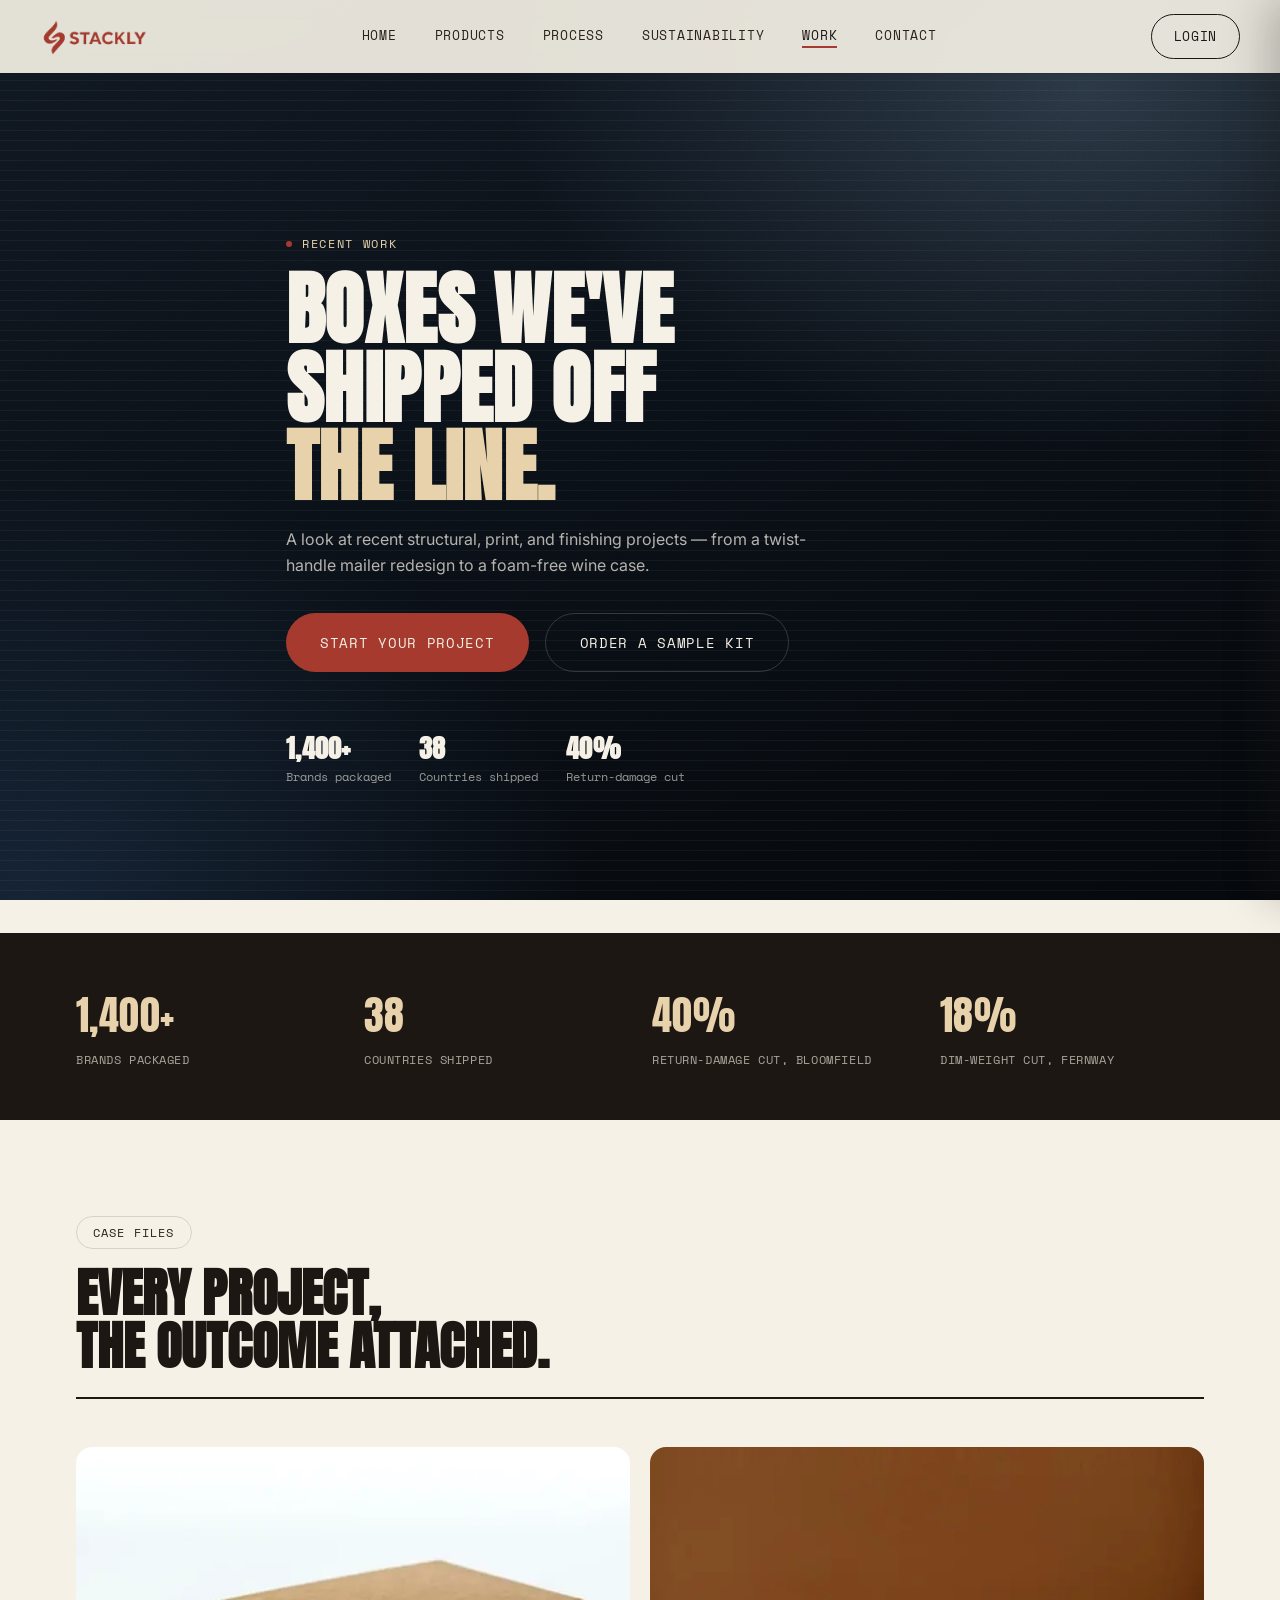
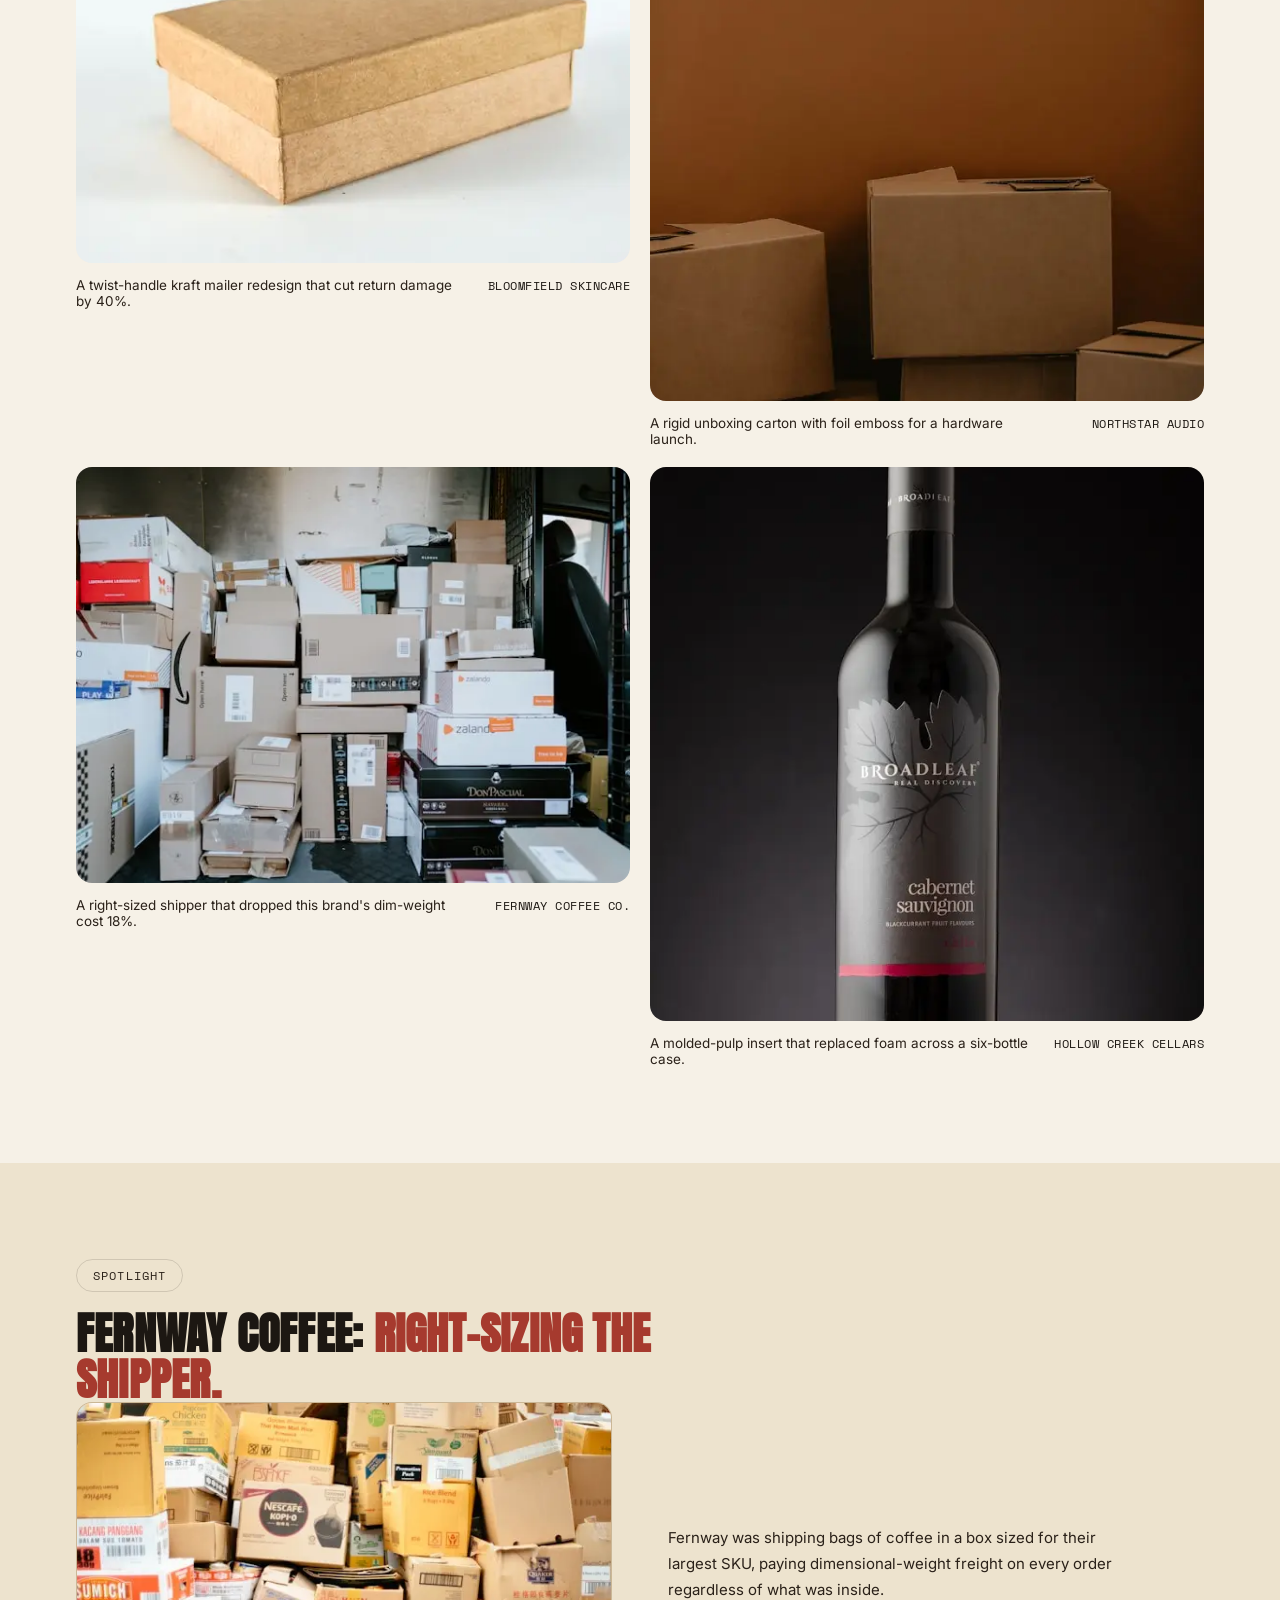
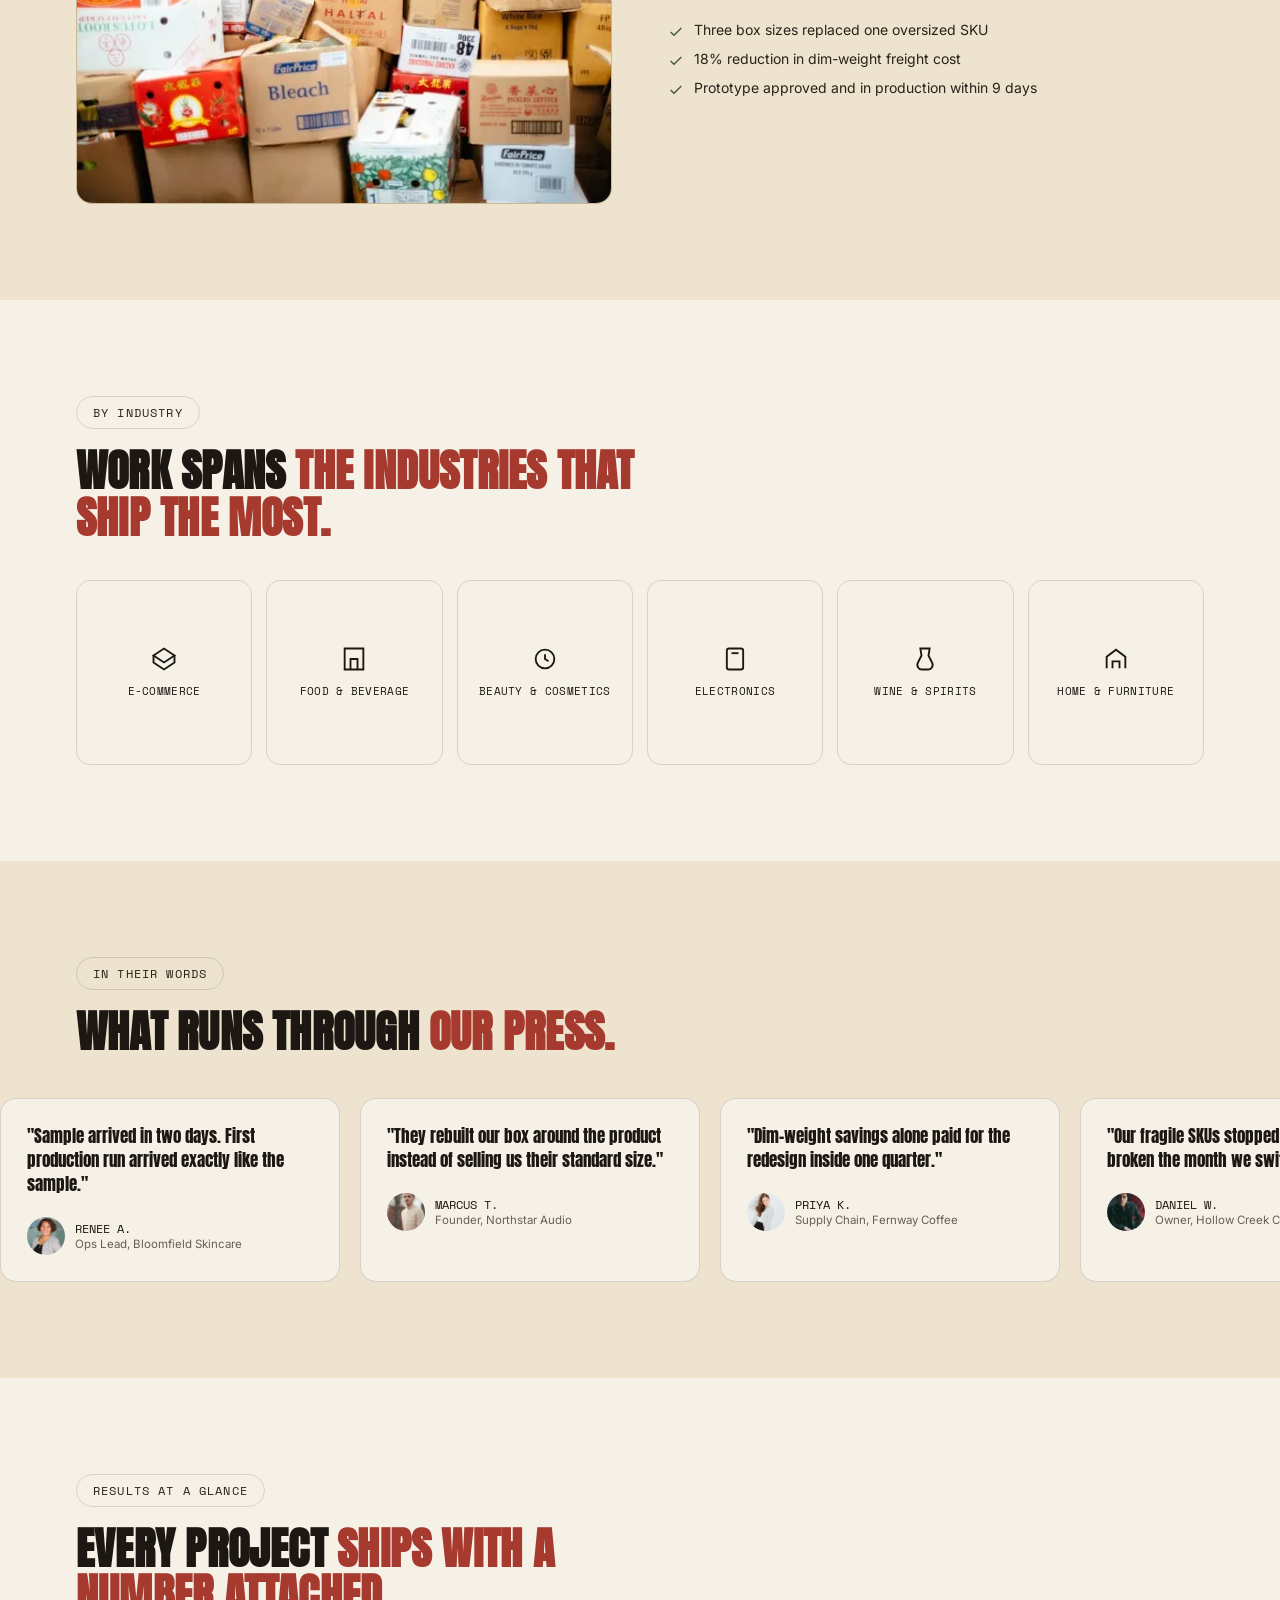
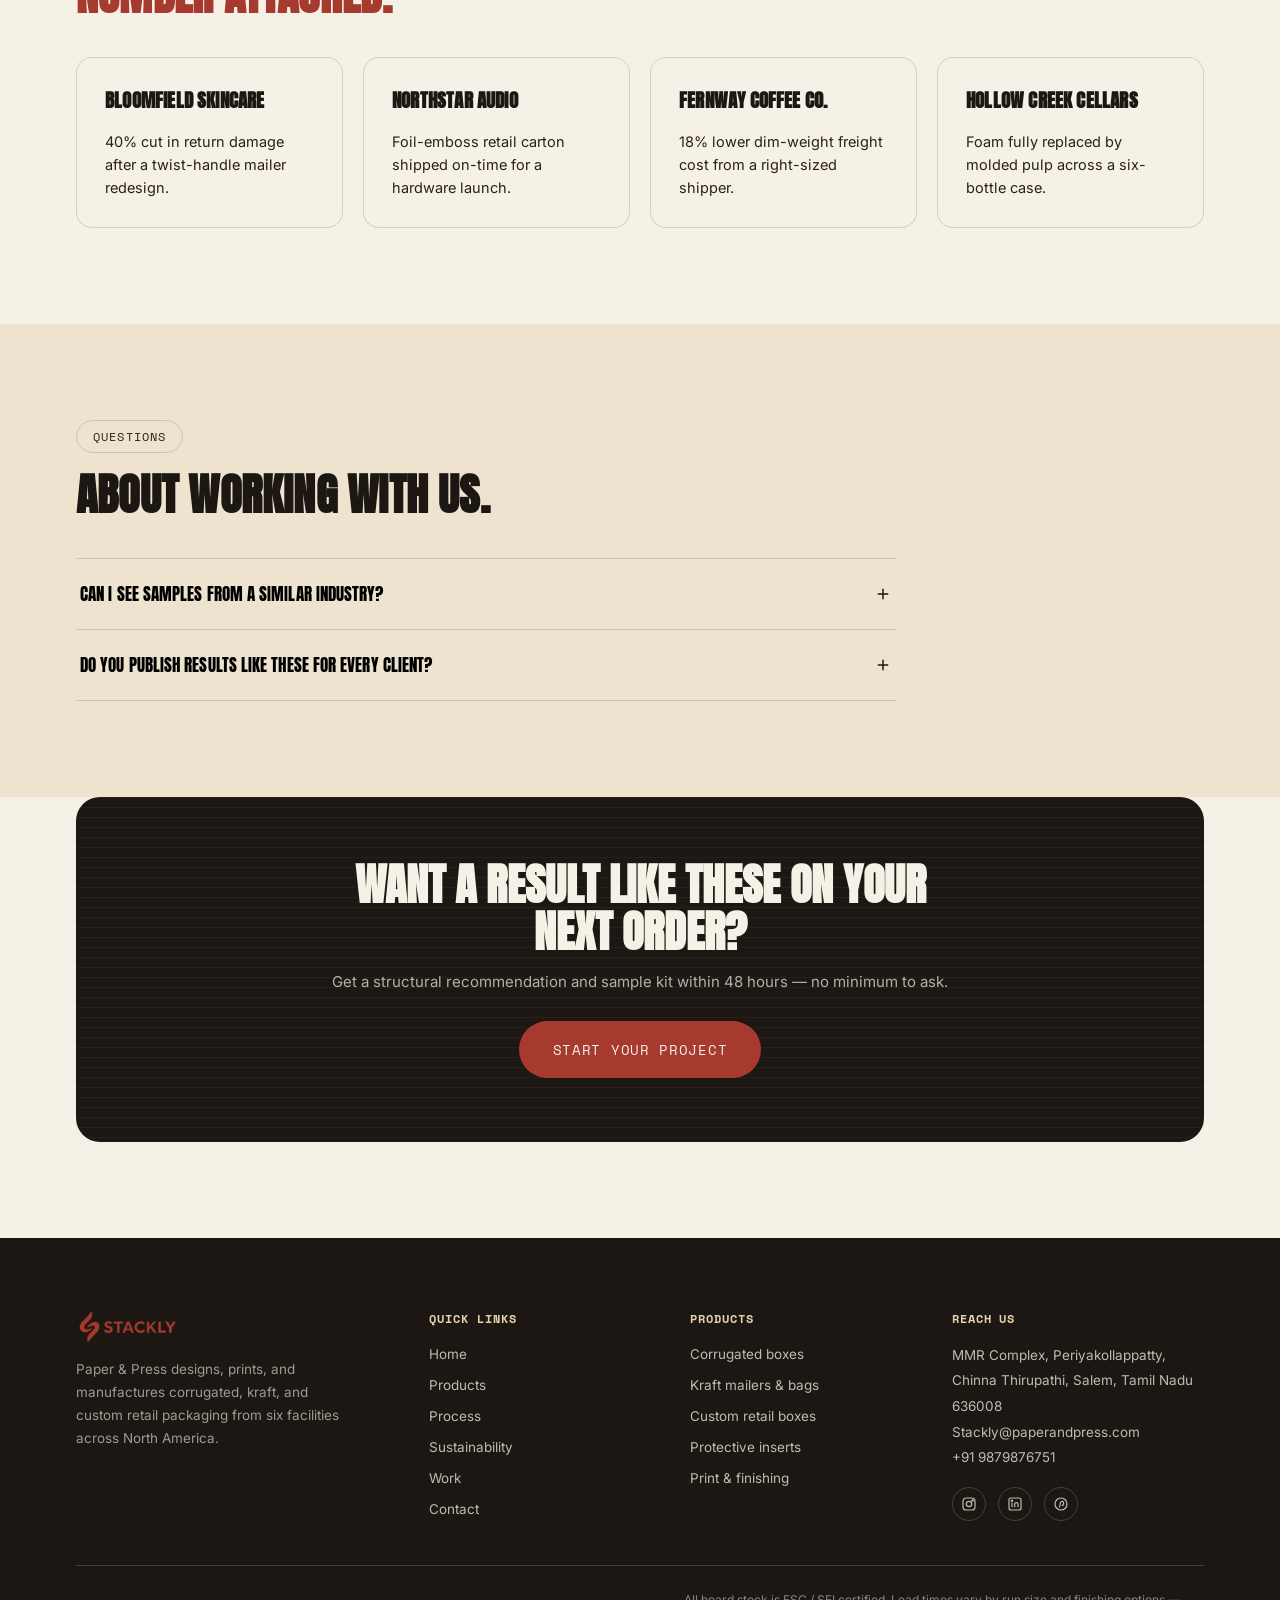
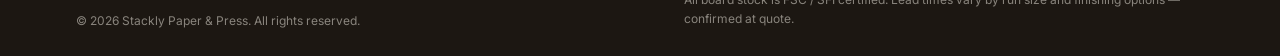
<file: work.html>
<!DOCTYPE html>
<html lang="en">
<head>
<meta charset="UTF-8">
<meta name="viewport" content="width=device-width, initial-scale=1.0">
<title>Work — Paper &amp; Press</title>
<meta name="description" content="Recent packaging projects and results across e-commerce, electronics, food & beverage, and wine & spirits brands.">
<link rel="preconnect" href="https://fonts.googleapis.com">
<link rel="preconnect" href="https://fonts.gstatic.com" crossorigin>
<link href="https://fonts.googleapis.com/css2?family=Anton&family=Space+Mono:wght@400;700&family=Inter:wght@300;400;500;600;700;800&display=swap" rel="stylesheet">
<style>
/* ==========================================================================
   PULP & PRESS — packaging & paper solutions
   Design tokens
   ========================================================================== */
:root {
  --ink:        #1C1712;
  --ink-soft:   #2A2119;
  --paper:      #F6F1E7;
  --paper-dim:  #EDE3CE;
  --kraft:      #B9895A;
  --kraft-deep: #8C6239;
  --kraft-light:#E8D2AC;
  --forest:     #45573A;
  --stamp:      #A63A2E;
  --line:       rgba(28,23,18,0.14);
  --line-light: rgba(246,241,231,0.18);

  --display: 'Anton', 'Arial Narrow', sans-serif;
  --mono: 'Space Mono', monospace;
  --body: 'Inter', sans-serif;

  --ease: cubic-bezier(0.22,1,0.36,1);
}

* { margin:0; padding:0; box-sizing:border-box; }

html { scroll-behavior:smooth; }

body {
  font-family:var(--body);
  background:var(--paper);
  color:var(--ink);
  overflow-x:hidden;
  -webkit-font-smoothing:antialiased;
}

img { display:block; max-width:100%; }

a { color:inherit; text-decoration:none; }

button { font-family:inherit; cursor:pointer; border:none; background:none; }

::selection { background:var(--stamp); color:var(--paper); }

@media (prefers-reduced-motion: reduce) {
  * { animation-duration:0.001ms !important; animation-iteration-count:1 !important; transition-duration:0.001ms !important; scroll-behavior:auto !important; }
}

.wrap { max-width:1240px; margin:0 auto; }
.px { padding-left:24px; padding-right:24px; }
@media (min-width:900px) { .px { padding-left:56px; padding-right:56px; } }

.eyebrow {
  font-family:var(--mono);
  font-size:12px;
  letter-spacing:0.14em;
  text-transform:uppercase;
}

.flute-bg {
  background-image:repeating-linear-gradient(180deg, rgba(28,23,18,0.05) 0px, rgba(28,23,18,0.05) 1px, transparent 1px, transparent 9px);
}
.flute-bg-dark {
  background-image:repeating-linear-gradient(180deg, rgba(246,241,231,0.05) 0px, rgba(246,241,231,0.05) 1px, transparent 1px, transparent 9px);
}

.torn {
  position:relative;
  width:100%;
  height:34px;
  display:block;
  margin-top:-1px;
}
.torn svg { width:100%; height:100%; display:block; }

a:focus-visible, button:focus-visible, .faq-question:focus-visible {
  outline:2px solid var(--stamp);
  outline-offset:3px;
}

/* ==========================================================================
   Buttons
   ========================================================================== */
.roll-btn {
  position:relative;
  display:inline-flex;
  align-items:center;
  gap:10px;
  padding:14px 26px;
  border-radius:999px;
  font-family:var(--mono);
  font-size:13px;
  letter-spacing:0.05em;
  text-transform:uppercase;
  overflow:hidden;
  transition:transform 0.35s var(--ease), box-shadow 0.35s var(--ease);
}
.roll-btn.dark { background:var(--ink); color:var(--paper); }
.roll-btn.orange { background:var(--stamp); color:var(--paper); }
.roll-btn.ghost { background:transparent; color:var(--ink); border:1.5px solid var(--ink); }
.roll-btn:hover { transform:translateY(-2px); box-shadow:0 10px 24px rgba(28,23,18,0.22); }
.roll-btn.big { padding:18px 34px; font-size:14px; }

.roll-text { display:inline-block; height:14px; overflow:hidden; }
.roll-text-inner { display:flex; flex-direction:column; transition:transform 0.45s var(--ease); }
.roll-btn:hover .roll-text-inner { transform:translateY(-14px); }
.roll-text-inner span { height:14px; line-height:14px; white-space:nowrap; }

.roll-arrow { width:16px; height:16px; display:inline-flex; transition:transform 0.35s var(--ease); }
.roll-btn:hover .roll-arrow { transform:translate(2px,-2px); }
.roll-arrow svg { width:100%; height:100%; }

.btn-flat {
  width:100%;
  padding:14px;
  border-radius:10px;
  background:var(--ink);
  color:var(--paper);
  font-family:var(--mono);
  font-size:13px;
  letter-spacing:0.04em;
  text-transform:uppercase;
  transition:background 0.3s var(--ease), transform 0.3s var(--ease);
}
.btn-flat:hover { background:var(--stamp); transform:translateY(-2px); }

/* ==========================================================================
   Header
   ========================================================================== */
.site-header {
  position:fixed; top:0; left:0; right:0; z-index:310;
  background:rgba(246,241,231,0.92);
  backdrop-filter:blur(10px);
  -webkit-backdrop-filter:blur(10px);
  box-shadow:0 1px 0 var(--line);
  transition:box-shadow 0.4s var(--ease), padding 0.4s var(--ease);
  padding:14px 0;
}
.site-header.scrolled {
  box-shadow:0 4px 16px rgba(28,23,18,0.1);
  padding:8px 0;
}
.header-inner {
  display:flex; align-items:center; justify-content:space-between;
  padding:0 24px;
}
@media (min-width:900px) { .header-inner { padding:0 40px; } }

.logo-slot { display:flex; align-items:center; gap:10px; }
.logo-img { height:34px; width:auto; }
.logo-word { font-family:var(--display); font-size:20px; letter-spacing:0.01em; color:var(--ink); }
.logo-word span { color:var(--stamp); }

.header-nav {
  display:none; align-items:center; gap:38px;
}
@media (min-width:900px) { .header-nav { display:flex; } }
.header-nav a {
  font-family:var(--mono); font-size:12.5px; letter-spacing:0.06em; text-transform:uppercase;
  color:var(--ink-soft); position:relative; padding-bottom:3px;
}
.header-nav a::after {
  content:''; position:absolute; left:0; bottom:0; width:0; height:1.5px; background:var(--stamp);
  transition:width 0.3s var(--ease);
}
.header-nav a:hover::after, .header-nav a.active::after { width:100%; }
.header-nav a.active { color:var(--ink); }

.header-right { display:none; align-items:center; gap:12px; }
@media (min-width:900px) { .header-right { display:flex; } }

.header-login-btn { padding:12px 22px; font-size:12.5px; }
.header-login-btn:hover { background:var(--ink); color:var(--paper); }

.mobile-sheet-actions { display:flex; flex-direction:column; gap:12px; align-self:center; width:100%; }
.mobile-sheet-actions .roll-btn { width:100%; justify-content:center; }
.mobile-sheet-actions .roll-btn:nth-child(2) { transition-delay:0.52s; }

.nav-toggle {
  display:flex; align-items:center; justify-content:center;
  width:44px; height:44px; color:var(--ink);
  position:relative; z-index:1;
}
.nav-toggle svg { width:22px; height:22px; }
@media (min-width:900px) { .nav-toggle { display:none; } }

/* ==========================================================================
   Mobile menu — light background (matching Products page)
   ========================================================================== */
.mobile-menu {
  position:fixed; inset:0; z-index:300;
  pointer-events:none;
}
.mobile-menu-backdrop {
  position:absolute; inset:0; background:rgba(28,23,18,0.55);
  opacity:0; transition:opacity 0.4s var(--ease);
}
.mobile-sheet {
  position:absolute; top:0; right:0; bottom:0;
  width:100%; max-width:none;
  height:100vh; height:100dvh;
  background-color:var(--paper);
  color:var(--ink);
  box-shadow:-12px 0 40px rgba(28,23,18,0.25);
  transform:translateX(100%);
  transition:transform 0.5s var(--ease);
  display:flex; flex-direction:column; justify-content:space-between; align-items:center;
  padding:100px 32px 40px;
  overflow-y:auto;
}
.mobile-menu.open { pointer-events:auto; }
.mobile-menu.open .mobile-menu-backdrop { opacity:1; }
.mobile-menu.open .mobile-sheet { transform:translateX(0); }

.mobile-nav-links { display:flex; flex-direction:column; align-items:center; gap:22px; text-align:center; }
.mobile-nav-links a {
  font-family:var(--display); font-size:28px; letter-spacing:0.01em;
  color:var(--ink);
  opacity:0; transform:translateX(24px);
  transition:opacity 0.5s var(--ease), transform 0.5s var(--ease), color 0.25s var(--ease);
}
.mobile-nav-links a:hover, .mobile-nav-links a.active { color:var(--stamp); }
.mobile-menu.open .mobile-nav-links a:nth-child(1) { transition-delay:0.15s; }
.mobile-menu.open .mobile-nav-links a:nth-child(2) { transition-delay:0.225s; }
.mobile-menu.open .mobile-nav-links a:nth-child(3) { transition-delay:0.3s; }
.mobile-menu.open .mobile-nav-links a:nth-child(4) { transition-delay:0.375s; }
.mobile-menu.open .mobile-nav-links a:nth-child(5) { transition-delay:0.45s; }
.mobile-menu.open .mobile-nav-links a:nth-child(6) { transition-delay:0.525s; }
.mobile-menu.open .mobile-nav-links a { opacity:1; transform:translateX(0); }

.mobile-sheet .roll-btn {
  opacity:0; transform:translateY(14px);
  transition:opacity 0.5s var(--ease) 0.45s, transform 0.5s var(--ease) 0.45s, background 0.3s var(--ease), color 0.3s var(--ease);
  align-self:center;
}
.mobile-menu.open .mobile-sheet .roll-btn { opacity:1; transform:translateY(0); }
.mobile-sheet .roll-btn.ghost { color:var(--ink); border-color:var(--line); }
.mobile-sheet .roll-btn.ghost:hover { background:var(--ink); color:var(--paper); }

/* hamburger animation — doubles as the "X" close mark. It lives in the
   header, which sits above the mobile sheet (z-index 310 vs 300), so it
   stays visible and tappable in the top-right corner even at full width. */
.hamburger { position:relative; width:20px; height:14px; pointer-events:none; }
.hamburger span {
  position:absolute; left:0; width:100%; height:2px; background:currentColor;
  transition:transform 0.4s var(--ease), opacity 0.3s var(--ease);
  pointer-events:none;
}
.hamburger span:nth-child(1) { top:0; }
.hamburger span:nth-child(2) { top:6px; }
.hamburger span:nth-child(3) { top:12px; }
.nav-toggle.active .hamburger span:nth-child(1) { transform:translateY(6px) rotate(45deg); }
.nav-toggle.active .hamburger span:nth-child(2) { opacity:0; transform:scaleX(0); }
.nav-toggle.active .hamburger span:nth-child(3) { transform:translateY(-6px) rotate(-45deg); }

/* ==========================================================================
   Hero — redesigned: warm copper/amber theme, no box-art visual,
   staggered text reveal + drifting paper-chip animation instead.
   ========================================================================== */
.hero {
  position:relative;
  min-height:100vh;
  display:flex; align-items:center;
  background:
    radial-gradient(1000px 620px at 85% 10%, rgba(120,150,178,0.28), transparent 58%),
    radial-gradient(900px 700px at 2% 100%, rgba(35,60,90,0.45), transparent 62%),
    linear-gradient(160deg, #101822 0%, #0A1017 48%, #05080C 100%);
  color:var(--paper);
  overflow:hidden;
  padding-top:120px;
}
.hero::before {
  content:'';
  position:absolute; inset:0;
  background-image:repeating-linear-gradient(180deg, rgba(246,241,231,0.045) 0px, rgba(246,241,231,0.045) 1px, transparent 1px, transparent 10px);
  pointer-events:none;
}
.hero-grain {
  position:absolute; inset:0; opacity:0.5; mix-blend-mode:overlay; pointer-events:none;
  background-image:url("data:image/svg+xml;utf8,<svg xmlns='http://www.w3.org/2000/svg' width='140' height='140'><filter id='n'><feTurbulence type='fractalNoise' baseFrequency='0.9' numOctaves='2' stitchTiles='stitch'/></filter><rect width='100%25' height='100%25' filter='url(%23n)' opacity='0.35'/></svg>");
}

/* Slow drifting paper-chip particles — replaces the old flap/box-art visual */
.hero-particles { position:absolute; inset:0; z-index:1; pointer-events:none; overflow:hidden; }
.hero-particles span {
  position:absolute; bottom:-40px; border-radius:2px;
  background:linear-gradient(135deg, rgba(232,210,172,0.55), rgba(185,137,90,0.15));
  animation:chipDrift linear infinite;
  opacity:0;
}
.hero-particles span:nth-child(1){ left:8%;  width:12px; height:16px; animation-duration:16s; animation-delay:0s; }
.hero-particles span:nth-child(2){ left:21%; width:8px;  height:11px; animation-duration:12.5s; animation-delay:2.2s; }
.hero-particles span:nth-child(3){ left:37%; width:15px; height:19px; animation-duration:18.5s; animation-delay:0.8s; }
.hero-particles span:nth-child(4){ left:53%; width:9px;  height:12px; animation-duration:14s; animation-delay:3.8s; }
.hero-particles span:nth-child(5){ left:68%; width:13px; height:17px; animation-duration:17.5s; animation-delay:0.4s; }
.hero-particles span:nth-child(6){ left:81%; width:7px;  height:9px;  animation-duration:12s; animation-delay:3s; }
.hero-particles span:nth-child(7){ left:92%; width:14px; height:18px; animation-duration:19s; animation-delay:5s; }
@keyframes chipDrift {
  0%   { transform:translateY(0) translateX(0) rotate(0deg); opacity:0; }
  10%  { opacity:0.75; }
  50%  { transform:translateY(-55vh) translateX(-16px) rotate(140deg); }
  90%  { opacity:0.4; }
  100% { transform:translateY(-108vh) translateX(12px) rotate(300deg); opacity:0; }
}

.hero-inner {
  position:relative; z-index:2;
  display:grid; grid-template-columns:1fr;
  align-items:center;
  width:100%;
  max-width:820px;
  margin:0 auto;
}

.hero-eyebrow { color:var(--kraft-light); display:flex; align-items:center; gap:10px; opacity:0; animation:heroFadeUp 0.7s var(--ease) 0.15s both; }
.hero-eyebrow .dot { width:6px; height:6px; border-radius:50%; background:var(--stamp); display:inline-block; animation:dotPulse 2.2s ease-in-out infinite; }
@keyframes dotPulse { 0%,100%{ box-shadow:0 0 0 0 rgba(166,58,46,0.5); } 50%{ box-shadow:0 0 0 6px rgba(166,58,46,0); } }

.hero-headline {
  font-family:var(--display);
  text-transform:uppercase;
  font-size:44px; line-height:0.98; letter-spacing:0.005em;
  margin-top:18px;
}
@media (min-width:640px) { .hero-headline { font-size:64px; } }
@media (min-width:1100px) { .hero-headline { font-size:80px; } }
.hero-headline em { font-style:normal; color:var(--kraft-light); }
.hero-headline .line-mask { display:block; overflow:hidden; }
.hero-headline .line-mask span { display:block; transform:translateY(110%); animation:heroLineUp 0.85s var(--ease) both; }
.hero-headline .line-mask:nth-child(1) span { animation-delay:0.25s; }
.hero-headline .line-mask:nth-child(2) span { animation-delay:0.38s; }
.hero-headline .line-mask:nth-child(3) span { animation-delay:0.51s; }
@keyframes heroLineUp { to { transform:translateY(0); } }

.hero-sub {
  font-size:16px; line-height:1.6; color:rgba(246,241,231,0.72);
  max-width:520px; margin-top:22px;
  opacity:0; animation:heroFadeUp 0.7s var(--ease) 0.66s both;
}
.hero-cta-row { display:flex; flex-wrap:wrap; gap:16px; margin-top:34px; opacity:0; animation:heroFadeUp 0.7s var(--ease) 0.8s both; }
@keyframes heroFadeUp { from{ opacity:0; transform:translateY(16px); } to{ opacity:1; transform:translateY(0); } }

.hero-meta {
  display:flex; gap:28px; margin-top:56px; flex-wrap:wrap;
  opacity:0; animation:heroFadeUp 0.7s var(--ease) 0.95s both;
}
.hero-meta div { font-family:var(--mono); font-size:12px; color:rgba(246,241,231,0.6); }
.hero-meta strong { display:block; font-family:var(--display); font-size:26px; color:var(--paper); letter-spacing:0.01em; }

.scroll-cue {
  position:absolute; bottom:28px; left:50%; transform:translateX(-50%);
  display:flex; flex-direction:column; align-items:center; gap:8px;
  font-family:var(--mono); font-size:10.5px; letter-spacing:0.12em; text-transform:uppercase;
  color:rgba(246,241,231,0.55); z-index:2;
}
.scroll-cue .line { width:1px; height:34px; background:linear-gradient(180deg, rgba(246,241,231,0.7), transparent); animation:cueMove 1.8s ease-in-out infinite; }
@keyframes cueMove { 0%,100%{ transform:scaleY(0.6); opacity:0.4; } 50%{ transform:scaleY(1); opacity:1; } }

/* ==========================================================================
   Section headings / badges
   ========================================================================== */
.section-white { background:var(--paper); padding:96px 0; position:relative; }
.section-cream { background:var(--paper-dim); padding:96px 0; position:relative; }
.section-dark { background:var(--ink); color:var(--paper); padding:96px 0; position:relative; }

.badge-row { display:flex; margin-bottom:18px; }
.badge-pill {
  font-family:var(--mono); font-size:11.5px; letter-spacing:0.1em; text-transform:uppercase;
  padding:7px 16px; border-radius:999px; border:1px solid var(--line);
  color:var(--ink-soft);
}
.badge-pill.on-dark { border-color:var(--line-light); color:var(--kraft-light); }

.section-heading {
  font-family:var(--display); text-transform:uppercase;
  font-size:30px; line-height:1.05; letter-spacing:0.005em;
  max-width:720px;
}
@media (min-width:768px) { .section-heading { font-size:44px; } }
.section-heading.tight { max-width:600px; }
.section-heading em { font-style:normal; color:var(--stamp); }

.big-heading {
  font-family:var(--display); text-transform:uppercase;
  font-size:32px; line-height:1.02;
  display:flex; align-items:flex-end; justify-content:space-between;
  flex-wrap:wrap; gap:20px;
  border-bottom:2px solid var(--ink); padding-bottom:24px; margin-bottom:48px;
}
@media (min-width:768px) { .big-heading { font-size:52px; } }

.stats-grid { display:grid; grid-template-columns:repeat(2,1fr); gap:32px 24px; }
@media (min-width:768px) { .stats-grid { grid-template-columns:repeat(4,1fr); } }
.stat-number { font-family:var(--display); font-size:40px; letter-spacing:0.01em; }
.stat-label { font-family:var(--mono); font-size:11.5px; letter-spacing:0.05em; text-transform:uppercase; color:rgba(246,241,231,0.65); margin-top:6px; }
.section-dark .stat-number { color:var(--kraft-light); }

.product-grid { display:grid; grid-template-columns:1fr; gap:20px; }
@media (min-width:640px) { .product-grid { grid-template-columns:repeat(2,1fr); } }
@media (min-width:1024px) { .product-grid { grid-template-columns:repeat(3,1fr); } }

.product-card {
  border:1px solid var(--line); border-radius:16px; padding:28px;
  background:var(--paper); transition:transform 0.4s var(--ease), box-shadow 0.4s var(--ease), border-color 0.4s var(--ease);
  display:flex; flex-direction:column; gap:16px;
}
.product-card:hover { transform:translateY(-6px); box-shadow:0 20px 40px rgba(28,23,18,0.12); border-color:transparent; }
.product-icon { width:44px; height:44px; color:var(--stamp); }
.product-card h3 { font-family:var(--display); font-size:19px; text-transform:uppercase; letter-spacing:0.01em; }
.product-card p { font-size:14.5px; line-height:1.6; color:var(--ink-soft); }
.product-num { font-family:var(--mono); font-size:12px; color:var(--kraft-deep); }

.process-row {
  display:grid; grid-template-columns:1fr; gap:0;
  border-top:1px solid var(--line-light);
}
@media (min-width:900px) { .process-row { grid-template-columns:repeat(4,1fr); } }
.process-step {
  padding:32px 20px; border-bottom:1px solid var(--line-light);
  position:relative;
}
@media (min-width:900px) { .process-step { border-right:1px solid var(--line-light); border-bottom:none; } }
.process-step:last-child { border-right:none; }
.process-step .num { font-family:var(--mono); font-size:12px; color:var(--kraft-light); }
.process-step h3 { font-family:var(--display); font-size:22px; text-transform:uppercase; margin-top:14px; }
.process-step p { font-size:14px; line-height:1.6; color:rgba(246,241,231,0.68); margin-top:10px; max-width:240px; }
.process-step .arrow { position:absolute; right:-11px; top:38px; width:22px; height:22px; color:var(--kraft-light); display:none; }
@media (min-width:900px) { .process-step .arrow { display:block; } }
.process-step:last-child .arrow { display:none; }

.industry-grid { display:grid; grid-template-columns:repeat(2,1fr); gap:14px; }
@media (min-width:768px) { .industry-grid { grid-template-columns:repeat(3,1fr); } }
@media (min-width:1100px) { .industry-grid { grid-template-columns:repeat(6,1fr); } }
.industry-card {
  aspect-ratio:1/1.05; border-radius:14px; border:1px solid var(--line);
  display:flex; flex-direction:column; align-items:center; justify-content:center; gap:10px;
  text-align:center; padding:14px; transition:background 0.35s var(--ease), transform 0.35s var(--ease);
}
.industry-card:hover { background:var(--ink); color:var(--paper); transform:translateY(-4px); }
.industry-card svg { width:28px; height:28px; }
.industry-card span { font-family:var(--mono); font-size:11px; letter-spacing:0.03em; text-transform:uppercase; }

.cards-grid { display:grid; grid-template-columns:1fr; gap:20px; }
@media (min-width:768px) { .cards-grid { grid-template-columns:repeat(2,1fr); } }
.media-card { display:block; group:card; }
.media-frame { position:relative; overflow:hidden; border-radius:16px; background:var(--kraft-light); }
.media-frame img, .media-frame video { width:100%; height:100%; object-fit:cover; transition:transform 0.6s var(--ease); }
.media-card:hover .media-frame img, .media-card:hover .media-frame video { transform:scale(1.05); }
.ratio-4x3 { aspect-ratio:4/3; }
.ratio-square { aspect-ratio:1/1; }
.media-caption { padding-top:14px; display:flex; justify-content:space-between; gap:12px; align-items:baseline; }
.media-caption .desc { font-size:13.5px; color:var(--ink-soft); max-width:70%; }
.media-caption .title { font-family:var(--mono); font-size:12px; text-transform:uppercase; letter-spacing:0.04em; white-space:nowrap; }

.feature-split { display:grid; grid-template-columns:1fr; gap:40px; align-items:center; }
@media (min-width:900px) { .feature-split { grid-template-columns:1fr 1fr; gap:56px; } }
.feature-split.reverse .feature-media { order:2; }
.feature-media { border-radius:16px; overflow:hidden; aspect-ratio:4/3; background:var(--kraft-light); border:1px solid var(--line); }
.feature-media img { width:100%; height:100%; object-fit:cover; }
.feature-copy p { font-size:15px; line-height:1.75; color:var(--ink-soft); max-width:480px; margin-top:16px; }
.feature-copy ul { margin-top:18px; display:flex; flex-direction:column; gap:10px; }
.feature-copy li { display:flex; gap:10px; font-size:14px; color:var(--ink-soft); align-items:flex-start; }
.feature-copy li svg { width:16px; height:16px; margin-top:3px; color:var(--forest); flex-shrink:0; }

.option-grid { display:grid; grid-template-columns:1fr; gap:20px; }
@media (min-width:640px) { .option-grid { grid-template-columns:repeat(2,1fr); } }
@media (min-width:1024px) { .option-grid { grid-template-columns:repeat(4,1fr); } }

.testi-track-wrap { overflow:hidden; margin-top:44px; }
.testi-track { display:flex; gap:20px; width:max-content; animation:testiScroll 32s linear infinite; }
.testi-track:hover { animation-play-state:paused; }
@keyframes testiScroll { from{ transform:translateX(0); } to{ transform:translateX(-50%); } }
.testi-card {
  width:340px; flex:0 0 auto; border:1px solid var(--line); border-radius:16px; padding:26px;
  background:var(--paper);
}
.testi-quote { font-family:var(--display); font-size:17px; line-height:1.4; text-transform:none; letter-spacing:0; }
.testi-person { display:flex; align-items:center; gap:10px; margin-top:20px; }
.testi-avatar { width:38px; height:38px; border-radius:50%; overflow:hidden; background:var(--kraft-light); }
.testi-avatar img { width:100%; height:100%; object-fit:cover; }
.testi-person div p:first-child { font-family:var(--mono); font-size:12px; text-transform:uppercase; }
.testi-person div p:last-child { font-size:11.5px; color:var(--ink-soft); opacity:0.7; }

/* ==========================================================================
   FAQ — Accordion
   ========================================================================== */
.faq-list { margin-top:40px; border-top:1px solid var(--line); max-width:820px; }
.faq-item { border-bottom:1px solid var(--line); }
.faq-question {
  width:100%; display:flex; justify-content:space-between; align-items:center;
  padding:22px 4px; text-align:left; font-family:var(--display); font-size:17px;
  text-transform:uppercase; letter-spacing:0.005em;
  background:transparent;
  transition:color 0.25s var(--ease);
  cursor:pointer;
}
.faq-question:hover { color:var(--stamp); }
.faq-question svg {
  width:18px; height:18px; flex-shrink:0;
  transition:transform 0.4s var(--ease);
  color:var(--ink);
}
.faq-item.open .faq-question svg { transform:rotate(45deg); }
.faq-answer {
  max-height:0;
  overflow:hidden;
  transition:max-height 0.5s var(--ease), padding 0.3s var(--ease);
}
.faq-item.open .faq-answer { max-height:300px; }
.faq-answer p {
  padding:0 4px 22px;
  font-size:14.5px; line-height:1.65;
  color:var(--ink-soft); max-width:640px;
}

.cta-banner {
  border-radius:24px; background:var(--ink); color:var(--paper);
  padding:64px 32px; text-align:center; position:relative; overflow:hidden;
}
.cta-banner::before {
  content:''; position:absolute; inset:0;
  background-image:repeating-linear-gradient(180deg, rgba(246,241,231,0.045) 0px, rgba(246,241,231,0.045) 1px, transparent 1px, transparent 10px);
}
.cta-banner h2 { position:relative; font-family:var(--display); text-transform:uppercase; font-size:30px; max-width:640px; margin:0 auto; line-height:1.08; }
@media (min-width:768px) { .cta-banner h2 { font-size:44px; } }
.cta-banner p { position:relative; margin-top:16px; color:rgba(246,241,231,0.7); font-size:15px; }
.cta-banner .roll-btn { position:relative; margin-top:30px; }

/* ==========================================================================
   Footer
   ========================================================================== */
.site-footer { background:var(--ink); color:var(--paper); padding:72px 0 28px; }
.footer-top { display:grid; grid-template-columns:1fr; gap:44px; padding-bottom:44px; border-bottom:1px solid var(--line-light); }
@media (min-width:900px) { .footer-top { grid-template-columns:1.4fr 1fr 1fr 1.1fr; gap:32px; } }
.footer-logo-img { height:32px; margin-bottom:16px; }
.footer-brand p { font-size:13.5px; line-height:1.7; color:rgba(246,241,231,0.6); max-width:280px; }
.footer-col h4 { font-family:var(--mono); font-size:12px; letter-spacing:0.08em; text-transform:uppercase; color:var(--kraft-light); margin-bottom:16px; }
.footer-col ul { list-style:none; display:flex; flex-direction:column; gap:11px; }
.footer-col a { font-size:13.5px; color:rgba(246,241,231,0.75); transition:color 0.25s var(--ease); }
.footer-col a:hover { color:var(--paper); }
.footer-address { font-size:13.5px; line-height:1.9; color:rgba(246,241,231,0.75); margin-bottom:16px; }
.footer-social { display:flex; gap:12px; }
.footer-social a { width:34px; height:34px; border-radius:50%; border:1px solid var(--line-light); display:flex; align-items:center; justify-content:center; transition:background 0.3s var(--ease), border-color 0.3s var(--ease); }
.footer-social a:hover { background:var(--stamp); border-color:var(--stamp); }
.footer-social svg { width:16px; height:16px; }
.footer-bottom { display:flex; flex-direction:column; gap:10px; padding-top:24px; font-size:12px; color:rgba(246,241,231,0.5); }
@media (min-width:900px) { .footer-bottom { flex-direction:row; justify-content:space-between; align-items:flex-end; } }
.footer-disclosure { max-width:520px; line-height:1.6; }

.reveal{ opacity:0; transform:translateY(28px); transition:opacity 0.8s var(--ease), transform 0.8s var(--ease); }
.reveal.in{ opacity:1; transform:translateY(0); }
</style>
</head>
<body>

<header class="site-header" id="site-header">
  <div class="header-inner">
    <a href="index.html" class="logo-slot" aria-label="Homepage">
      <img src="./Assets/Stacklyimg4.webp" alt="Paper & Press logo" class="logo-img">
    </a>

    <nav class="header-nav">
      <a href="index.html">Home</a>
      <a href="products.html">Products</a>
      <a href="process.html">Process</a>
      <a href="sustainability.html">Sustainability</a>
      <a href="work.html" class="active">Work</a>
      <a href="contact.html">Contact</a>
    </nav>

    <div class="header-right">
      <button class="roll-btn ghost header-login-btn" onclick="window.location.href='login.html';">
        <span>Login</span>
      </button>
    </div>

    <button class="nav-toggle" id="menu-toggle" type="button" aria-label="Open menu" aria-expanded="false" aria-controls="mobile-menu">
      <span class="hamburger"><span></span><span></span><span></span></span>
    </button>
  </div>

  <!-- Mobile menu -->
  <div class="mobile-menu" id="mobile-menu">
    <div class="mobile-menu-backdrop" id="menu-backdrop"></div>
    <div class="mobile-sheet">
      <div class="mobile-nav-links">
        <a href="index.html">Home</a>
        <a href="products.html">Products</a>
        <a href="process.html">Process</a>
        <a href="sustainability.html">Sustainability</a>
        <a href="work.html" class="active">Work</a>
        <a href="contact.html">Contact</a>
      </div>
      <div class="mobile-sheet-actions">
        <button class="roll-btn ghost" onclick="window.location.href='login.html';">
          <span>Login</span>
        </button>
      </div>
    </div>
  </div>
</header>

<!-- ======================= HERO ======================= -->
<section class="hero" id="work-hero">
  <div class="hero-grain" aria-hidden="true"></div>
  <div class="hero-particles" aria-hidden="true">
    <span></span><span></span><span></span><span></span><span></span><span></span><span></span>
  </div>
  <div class="wrap px hero-inner">
    <div>
      <div class="hero-eyebrow eyebrow"><span class="dot"></span>Recent work</div>
      <h1 class="hero-headline">
        <span class="line-mask"><span>Boxes we've</span></span>
        <span class="line-mask"><span>shipped off</span></span>
        <span class="line-mask"><span><em>the line.</em></span></span>
      </h1>
      <p class="hero-sub">A look at recent structural, print, and finishing projects — from a twist-handle mailer redesign to a foam-free wine case.</p>
      <div class="hero-cta-row">
        <button class="roll-btn orange big" onclick="window.location.href='404.html';">
          <span>Start your project</span>
        </button>
        <button class="roll-btn ghost big" style="color:var(--paper); border-color:var(--line-light);" onclick="window.location.href='404.html';">
          <span>Order a sample kit</span>
        </button>
      </div>
      <div class="hero-meta">
        <div><strong>1,400+</strong>Brands packaged</div>
        <div><strong>38</strong>Countries shipped</div>
        <div><strong>40%</strong>Return-damage cut</div>
      </div>
    </div>
  </div>
</section>

<div class="torn" aria-hidden="true">
  <svg viewBox="0 0 1200 34" preserveAspectRatio="none"><path d="M0,34 L0,10 L20,16 L42,4 L66,18 L90,6 L114,20 L140,8 L166,22 L192,10 L218,20 L246,6 L272,18 L300,8 L328,22 L356,10 L384,20 L412,6 L440,18 L468,8 L498,22 L526,10 L554,18 L582,6 L610,20 L638,8 L666,22 L696,10 L724,18 L752,6 L780,20 L808,8 L836,22 L866,10 L894,18 L922,6 L950,20 L978,8 L1008,22 L1036,10 L1064,18 L1092,6 L1120,20 L1148,8 L1176,18 L1200,10 L1200,34 Z" fill="#F6F1E7"/></svg>
</div>

<!-- ======================= 1. STATS ======================= -->
<section class="section-dark flute-bg-dark" style="padding:52px 0;">
  <div class="wrap px">
    <div class="stats-grid">
      <div><div class="stat-number">1,400+</div><div class="stat-label">Brands packaged</div></div>
      <div><div class="stat-number">38</div><div class="stat-label">Countries shipped</div></div>
      <div><div class="stat-number">40%</div><div class="stat-label">Return-damage cut, Bloomfield</div></div>
      <div><div class="stat-number">18%</div><div class="stat-label">Dim-weight cut, Fernway</div></div>
    </div>
  </div>
</section>

<!-- ======================= 2. FULL PORTFOLIO GRID ======================= -->
<section class="section-white" id="portfolio">
  <div class="wrap px">
    <div class="badge-row"><span class="badge-pill gray-300">Case files</span></div>
    <h2 class="big-heading">Every project,<br class="desktop-break"> the outcome attached.</h2>
    <div class="cards-grid">
      <a href="404.html" class="media-card">
        <div class="media-frame ratio-4x3">
          <img src="./Assets/box.webp" alt="Custom printed kraft mailer for a skincare brand">
        </div>
        <div class="media-caption">
          <p class="desc">A twist-handle kraft mailer redesign that cut return damage by 40%.</p>
          <p class="title">Bloomfield Skincare</p>
        </div>
      </a>
      <a href="404.html" class="media-card">
        <div class="media-frame ratio-square">
          <img src="./Assets/box1.webp" alt="Rigid retail box with foil logo for an electronics brand">
        </div>
        <div class="media-caption">
          <p class="desc">A rigid unboxing carton with foil emboss for a hardware launch.</p>
          <p class="title">Northstar Audio</p>
        </div>
      </a>
      <a href="404.html" class="media-card">
        <div class="media-frame ratio-4x3">
          <img src="./Assets/delivery.webp" alt="Stack of corrugated shipping boxes for a subscription box company">
        </div>
        <div class="media-caption">
          <p class="desc">A right-sized shipper that dropped this brand's dim-weight cost 18%.</p>
          <p class="title">Fernway Coffee Co.</p>
        </div>
      </a>
      <a href="404.html" class="media-card">
        <div class="media-frame ratio-square">
          <img src="./Assets/wine.webp" alt="Custom printed wine shipping box with molded pulp insert">
        </div>
        <div class="media-caption">
          <p class="desc">A molded-pulp insert that replaced foam across a six-bottle case.</p>
          <p class="title">Hollow Creek Cellars</p>
        </div>
      </a>
    </div>
  </div>
</section>

<!-- ======================= 3. CASE STUDY SPOTLIGHT ======================= -->
<section class="section-cream flute-bg" id="spotlight">
  <div class="wrap px">
    <div class="badge-row"><span class="badge-pill">Spotlight</span></div>
    <h2 class="section-heading tight">Fernway Coffee: <em>right-sizing the shipper.</em></h2>
    <div class="feature-split">
      <div class="feature-media"><img src="./Assets/coffee.webp" alt="Right-sized corrugated shipping box for Fernway Coffee Co."></div>
      <div class="feature-copy">
        <p>Fernway was shipping bags of coffee in a box sized for their largest SKU, paying dimensional-weight freight on every order regardless of what was inside.</p>
        <ul>
          <li><svg viewBox="0 0 24 24" fill="none" stroke-width="2" stroke="currentColor"><polyline points="20 6 9 17 4 12"/></svg>Three box sizes replaced one oversized SKU</li>
          <li><svg viewBox="0 0 24 24" fill="none" stroke-width="2" stroke="currentColor"><polyline points="20 6 9 17 4 12"/></svg>18% reduction in dim-weight freight cost</li>
          <li><svg viewBox="0 0 24 24" fill="none" stroke-width="2" stroke="currentColor"><polyline points="20 6 9 17 4 12"/></svg>Prototype approved and in production within 9 days</li>
        </ul>
      </div>
    </div>
  </div>
</section>

<!-- ======================= 4. INDUSTRIES SERVED ======================= -->
<section class="section-white" id="industries">
  <div class="wrap px">
    <div class="badge-row"><span class="badge-pill">By industry</span></div>
    <h2 class="section-heading tight">Work spans <em>the industries that ship the most.</em></h2>
    <div class="industry-grid" style="margin-top:40px;">
      <div class="industry-card"><svg viewBox="0 0 24 24" fill="none" stroke="currentColor" stroke-width="1.6"><path d="M3 9l9-6 9 6-9 6-9-6z"/><path d="M3 9v6l9 6 9-6V9"/></svg><span>E-commerce</span></div>
      <div class="industry-card"><svg viewBox="0 0 24 24" fill="none" stroke="currentColor" stroke-width="1.6"><path d="M4 3h16v18H4z"/><path d="M9 21V12h6v9"/></svg><span>Food &amp; beverage</span></div>
      <div class="industry-card"><svg viewBox="0 0 24 24" fill="none" stroke="currentColor" stroke-width="1.6"><circle cx="12" cy="12" r="8"/><path d="M12 8v4l3 2"/></svg><span>Beauty &amp; cosmetics</span></div>
      <div class="industry-card"><svg viewBox="0 0 24 24" fill="none" stroke="currentColor" stroke-width="1.6"><rect x="5" y="3" width="14" height="18" rx="2"/><path d="M9 7h6"/></svg><span>Electronics</span></div>
      <div class="industry-card"><svg viewBox="0 0 24 24" fill="none" stroke="currentColor" stroke-width="1.6"><path d="M8 3h8l-1 6 3 6a4 4 0 01-4 6H10a4 4 0 01-4-6l3-6z"/></svg><span>Wine &amp; spirits</span></div>
      <div class="industry-card"><svg viewBox="0 0 24 24" fill="none" stroke="currentColor" stroke-width="1.6"><path d="M4 20V10l8-6 8 6v10"/><path d="M9 20v-6h6v6"/></svg><span>Home &amp; furniture</span></div>
    </div>
  </div>
</section>

<!-- ======================= 5. TESTIMONIALS ======================= -->
<section class="section-cream flute-bg" id="testimonials">
  <div class="wrap px">
    <div class="badge-row"><span class="badge-pill">In their words</span></div>
    <h2 class="section-heading tight">What runs through <em>our press.</em></h2>
  </div>
  <div class="testi-track-wrap">
    <div class="testi-track" id="testi-track">
      <div class="testi-card"><p class="testi-quote">"Sample arrived in two days. First production run arrived exactly like the sample."</p><div class="testi-person"><div class="testi-avatar"><img src="./Assets/rene.webp" alt="Portrait of Renee A."></div><div><p>Renee A.</p><p>Ops Lead, Bloomfield Skincare</p></div></div></div>
      <div class="testi-card"><p class="testi-quote">"They rebuilt our box around the product instead of selling us their standard size."</p><div class="testi-person"><div class="testi-avatar"><img src="./Assets/marcus.webp" alt="Portrait of Marcus T."></div><div><p>Marcus T.</p><p>Founder, Northstar Audio</p></div></div></div>
      <div class="testi-card"><p class="testi-quote">"Dim-weight savings alone paid for the redesign inside one quarter."</p><div class="testi-person"><div class="testi-avatar"><img src="./Assets/priya.webp" alt="Portrait of Priya K."></div><div><p>Priya K.</p><p>Supply Chain, Fernway Coffee</p></div></div></div>
      <div class="testi-card"><p class="testi-quote">"Our fragile SKUs stopped coming back broken the month we switched inserts."</p><div class="testi-person"><div class="testi-avatar"><img src="./Assets/daniel.webp" alt="Portrait of Daniel W."></div><div><p>Daniel W.</p><p>Owner, Hollow Creek Cellars</p></div></div></div>
      <div class="testi-card" aria-hidden="true"><p class="testi-quote">"Sample arrived in two days. First production run arrived exactly like the sample."</p><div class="testi-person"><div class="testi-avatar"><img src="./Assets/rene.webp" alt=""></div><div><p>Renee A.</p><p>Ops Lead, Bloomfield Skincare</p></div></div></div>
      <div class="testi-card" aria-hidden="true"><p class="testi-quote">"They rebuilt our box around the product instead of selling us their standard size."</p><div class="testi-person"><div class="testi-avatar"><img src="./Assets/marcus.webp" alt=""></div><div><p>Marcus T.</p><p>Founder, Northstar Audio</p></div></div></div>
      <div class="testi-card" aria-hidden="true"><p class="testi-quote">"Dim-weight savings alone paid for the redesign inside one quarter."</p><div class="testi-person"><div class="testi-avatar"><img src="./Assets/priya.webp" alt=""></div><div><p>Priya K.</p><p>Supply Chain, Fernway Coffee</p></div></div></div>
      <div class="testi-card" aria-hidden="true"><p class="testi-quote">"Our fragile SKUs stopped coming back broken the month we switched inserts."</p><div class="testi-person"><div class="testi-avatar"><img src="./Assets/daniel.webp" alt=""></div><div><p>Daniel W.</p><p>Owner, Hollow Creek Cellars</p></div></div></div>
    </div>
  </div>
</section>

<!-- ======================= 6. RESULTS AT A GLANCE ======================= -->
<section class="section-white" id="results">
  <div class="wrap px">
    <div class="badge-row"><span class="badge-pill">Results at a glance</span></div>
    <h2 class="section-heading tight">Every project <em>ships with a number attached.</em></h2>
    <div class="option-grid" style="margin-top:40px;">
      <div class="product-card"><h3>Bloomfield Skincare</h3><p>40% cut in return damage after a twist-handle mailer redesign.</p></div>
      <div class="product-card"><h3>Northstar Audio</h3><p>Foil-emboss retail carton shipped on-time for a hardware launch.</p></div>
      <div class="product-card"><h3>Fernway Coffee Co.</h3><p>18% lower dim-weight freight cost from a right-sized shipper.</p></div>
      <div class="product-card"><h3>Hollow Creek Cellars</h3><p>Foam fully replaced by molded pulp across a six-bottle case.</p></div>
    </div>
  </div>
</section>

<!-- ======================= 7. FAQ ======================= -->
<section class="section-cream flute-bg" id="faq">
  <div class="wrap px">
    <div class="badge-row"><span class="badge-pill">Questions</span></div>
    <h2 class="section-heading tight">About working with us.</h2>
    <div class="faq-list" id="faq-list">
      <div class="faq-item">
        <button class="faq-question" aria-expanded="false">
          Can I see samples from a similar industry?
          <svg viewBox="0 0 24 24" fill="none" stroke="currentColor" stroke-width="2">
            <line x1="12" y1="5" x2="12" y2="19"/>
            <line x1="5" y1="12" x2="19" y2="12"/>
          </svg>
        </button>
        <div class="faq-answer">
          <p>Yes — tell us your industry and we'll include comparable case samples in your sample kit alongside our standard stock styles.</p>
        </div>
      </div>
      <div class="faq-item">
        <button class="faq-question" aria-expanded="false">
          Do you publish results like these for every client?
          <svg viewBox="0 0 24 24" fill="none" stroke="currentColor" stroke-width="2">
            <line x1="12" y1="5" x2="12" y2="19"/>
            <line x1="5" y1="12" x2="19" y2="12"/>
          </svg>
        </button>
        <div class="faq-answer">
          <p>Only with permission. Many clients track savings internally and share the figures with us, which we can feature with their approval.</p>
        </div>
      </div>
    </div>
  </div>
</section>

<!-- ======================= 8. FINAL CTA ======================= -->
<section class="section-white" style="padding-top:0;" id="work-cta">
  <div class="wrap px">
    <div class="cta-banner">
      <h2>Want a result like these on your next order?</h2>
      <p>Get a structural recommendation and sample kit within 48 hours — no minimum to ask.</p>
      <button class="roll-btn orange big" onclick="window.location.href='404.html';">
        <span>Start your project</span>
      </button>
    </div>
  </div>
</section>

<footer class="site-footer">
  <div class="wrap px">
    <div class="footer-top">
      <div class="footer-brand">
        <a href="index.html" class="footer-logo-slot" aria-label="Homepage">
          <img src="./Assets/Stacklyimg4.webp" alt="Paper & Press logo" class="footer-logo-img">
        </a>
        <p>Paper &amp; Press designs, prints, and manufactures corrugated, kraft, and custom retail packaging from six facilities across North America.</p>
      </div>

      <div class="footer-col">
        <h4>Quick Links</h4>
        <ul>
          <li><a href="index.html">Home</a></li>
          <li><a href="products.html">Products</a></li>
          <li><a href="process.html">Process</a></li>
          <li><a href="sustainability.html">Sustainability</a></li>
          <li><a href="work.html">Work</a></li>
          <li><a href="contact.html">Contact</a></li>
        </ul>
      </div>

      <div class="footer-col footer-services">
        <h4>Products</h4>
        <ul>
          <li><a href="404.html">Corrugated boxes</a></li>
          <li><a href="404.html">Kraft mailers &amp; bags</a></li>
          <li><a href="404.html">Custom retail boxes</a></li>
          <li><a href="404.html">Protective inserts</a></li>
          <li><a href="404.html">Print &amp; finishing</a></li>
        </ul>
      </div>

      <div class="footer-col footer-contact">
        <h4>Reach Us</h4>
        <div class="footer-address">
          MMR Complex, Periyakollappatty, Chinna Thirupathi, Salem, Tamil Nadu 636008<br>
          <a href="404.html">Stackly@paperandpress.com</a><br>
          <a href="404.html">+91 9879876751</a>
        </div>
        <div class="footer-social">
          <a href="404.html" aria-label="Instagram">
            <svg viewBox="0 0 24 24" fill="none" stroke="currentColor" stroke-width="1.8"><rect x="3" y="3" width="18" height="18" rx="5"/><circle cx="12" cy="12" r="4"/><circle cx="17.2" cy="6.8" r="1"/></svg>
          </a>
          <a href="404.html" aria-label="LinkedIn">
            <svg viewBox="0 0 24 24" fill="none" stroke="currentColor" stroke-width="1.8"><rect x="3" y="3" width="18" height="18" rx="3"/><line x1="7.5" y1="10" x2="7.5" y2="17"/><circle cx="7.5" cy="7" r="1"/><path d="M11.5 17v-4.5a2.5 2.5 0 0 1 5 0V17"/></svg>
          </a>
          <a href="404.html" aria-label="Pinterest">
            <svg viewBox="0 0 24 24" fill="none" stroke="currentColor" stroke-width="1.8"><circle cx="12" cy="12" r="9"/><path d="M9.5 17c1-3 1.5-5 1.5-6.5a2.5 2.5 0 015 0c0 2-1 4-3 4"/></svg>
          </a>
        </div>
      </div>
    </div>
    <div class="footer-bottom">
      <span>&copy; 2026 Stackly Paper &amp; Press. All rights reserved.</span>
      <span class="footer-disclosure">All board stock is FSC / SFI certified. Lead times vary by run size and finishing options — confirmed at quote.</span>
    </div>
  </div>
</footer>

<script>
  (function() {
    // ----- Mobile Menu Toggle (clean, single source of truth) -----
    const toggle = document.getElementById('menu-toggle');
    const menu = document.getElementById('mobile-menu');
    const backdrop = document.getElementById('menu-backdrop');

    if (!toggle || !menu) return;

    // Remove any stale listeners by cloning and replacing
    const freshToggle = toggle.cloneNode(true);
    toggle.parentNode.replaceChild(freshToggle, toggle);
    const newToggle = freshToggle;

    function closeMenu() {
      menu.classList.remove('open');
      newToggle.classList.remove('active');
      newToggle.setAttribute('aria-expanded', 'false');
      newToggle.setAttribute('aria-label', 'Open menu');
      document.body.style.overflow = '';
    }

    function openMenu() {
      menu.classList.add('open');
      newToggle.classList.add('active');
      newToggle.setAttribute('aria-expanded', 'true');
      newToggle.setAttribute('aria-label', 'Close menu');
      document.body.style.overflow = 'hidden';
    }

    function toggleMenu() {
      if (menu.classList.contains('open')) {
        closeMenu();
      } else {
        openMenu();
      }
    }

    newToggle.addEventListener('click', function(e) {
      e.preventDefault();
      e.stopPropagation();
      toggleMenu();
    });

    if (backdrop) {
      backdrop.addEventListener('click', closeMenu);
    }

    // Close when a nav link is clicked
    menu.querySelectorAll('a').forEach(function(link) {
      link.addEventListener('click', closeMenu);
    });

    // Close on Escape key
    document.addEventListener('keydown', function(e) {
      if (e.key === 'Escape' && menu.classList.contains('open')) {
        closeMenu();
      }
    });

    // Auto-close on resize to desktop
    window.addEventListener('resize', function() {
      if (window.innerWidth >= 900 && menu.classList.contains('open')) {
        closeMenu();
      }
    });

    // ----- Header scroll shadow -----
    const header = document.getElementById('site-header');
    if (header) {
      window.addEventListener('scroll', function() {
        if (window.scrollY > 10) {
          header.classList.add('scrolled');
        } else {
          header.classList.remove('scrolled');
        }
      });
    }

    // ----- FAQ Accordion -----
    const faqItems = document.querySelectorAll('.faq-item');
    faqItems.forEach(function(item) {
      const question = item.querySelector('.faq-question');
      if (!question) return;

      question.addEventListener('click', function() {
        const isOpen = item.classList.contains('open');

        // Close all other items (accordion behavior)
        faqItems.forEach(function(other) {
          if (other !== item) {
            other.classList.remove('open');
            other.querySelector('.faq-question')?.setAttribute('aria-expanded', 'false');
          }
        });

        // Toggle current item
        if (isOpen) {
          item.classList.remove('open');
          question.setAttribute('aria-expanded', 'false');
        } else {
          item.classList.add('open');
          question.setAttribute('aria-expanded', 'true');
        }
      });
    });

    // ----- Scroll reveal (Intersection Observer) -----
    const reveals = document.querySelectorAll('.reveal');
    if (reveals.length > 0 && 'IntersectionObserver' in window) {
      const observer = new IntersectionObserver(function(entries) {
        entries.forEach(function(entry) {
          if (entry.isIntersecting) {
            entry.target.classList.add('in');
          }
        });
      }, { threshold: 0.15, rootMargin: '0px 0px -40px 0px' });

      reveals.forEach(function(el) {
        observer.observe(el);
      });
    }
  })();
</script>
</body>
</html>
</file>
